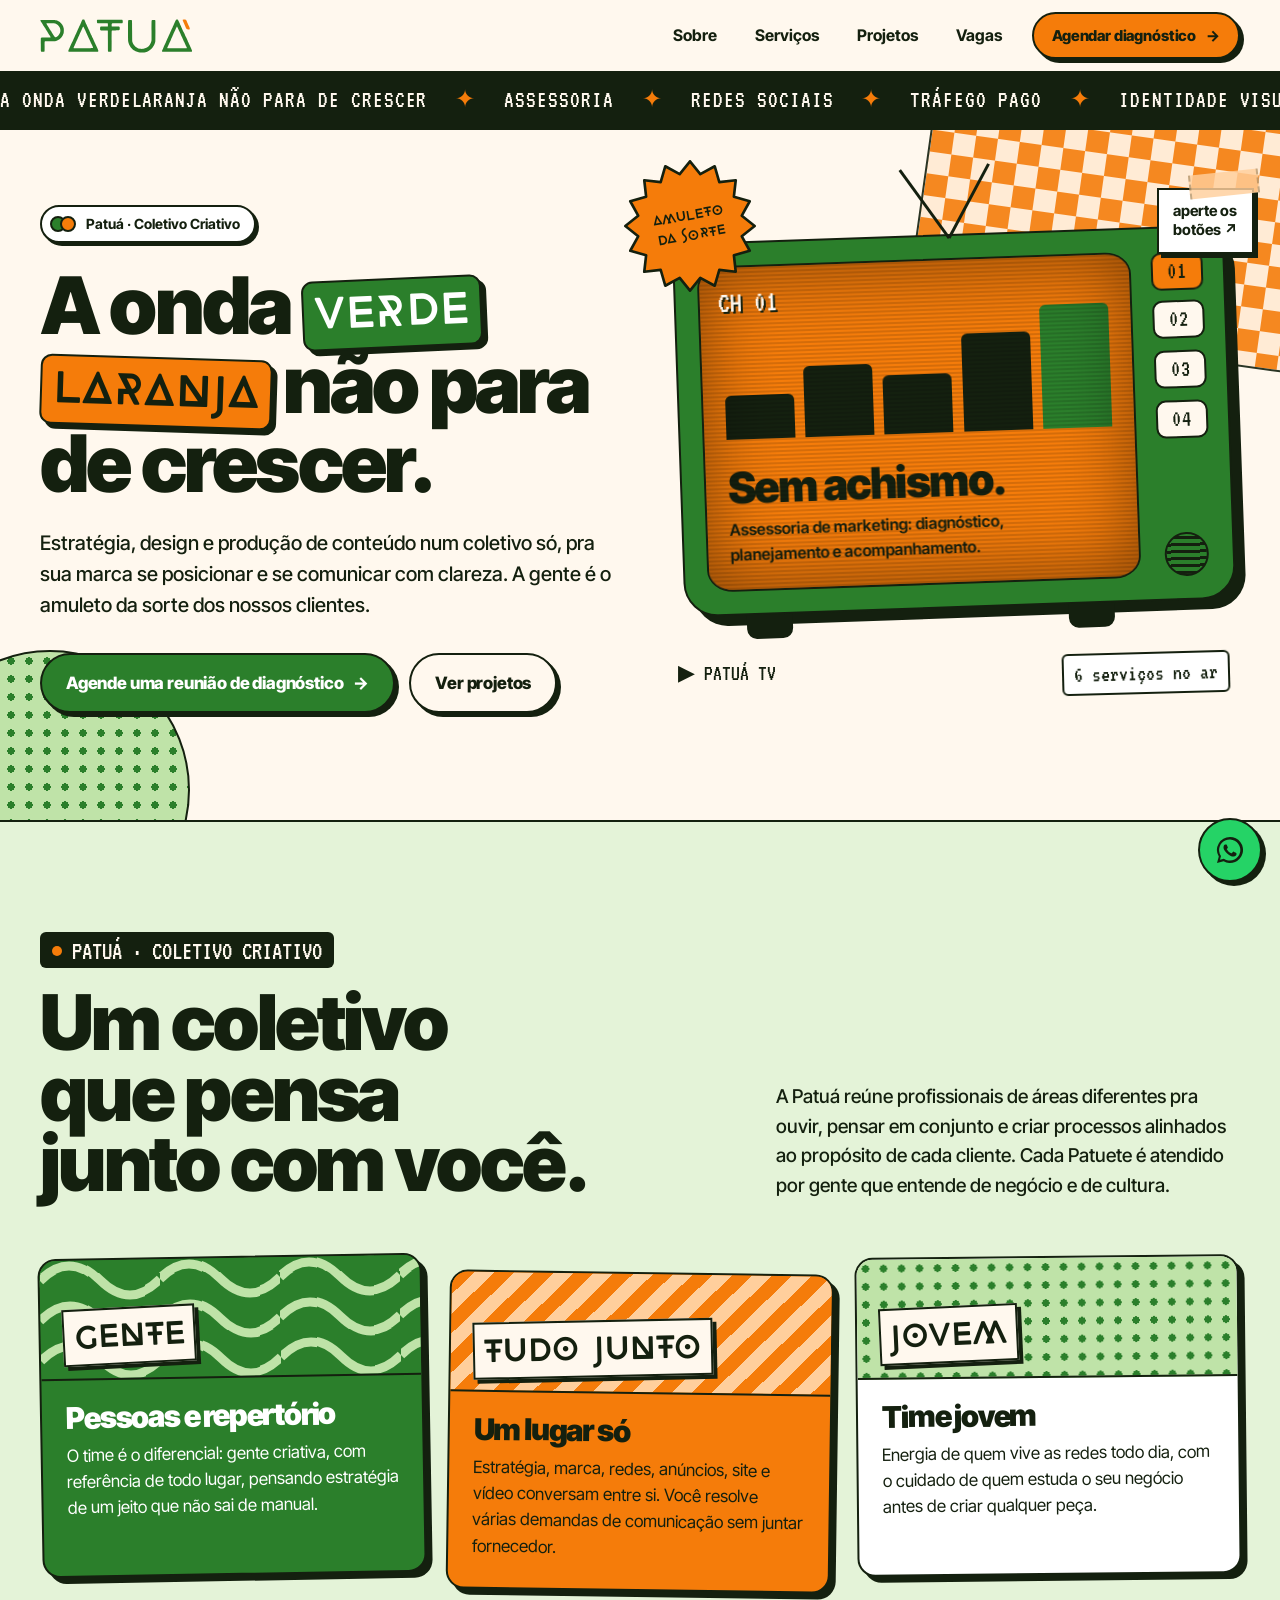
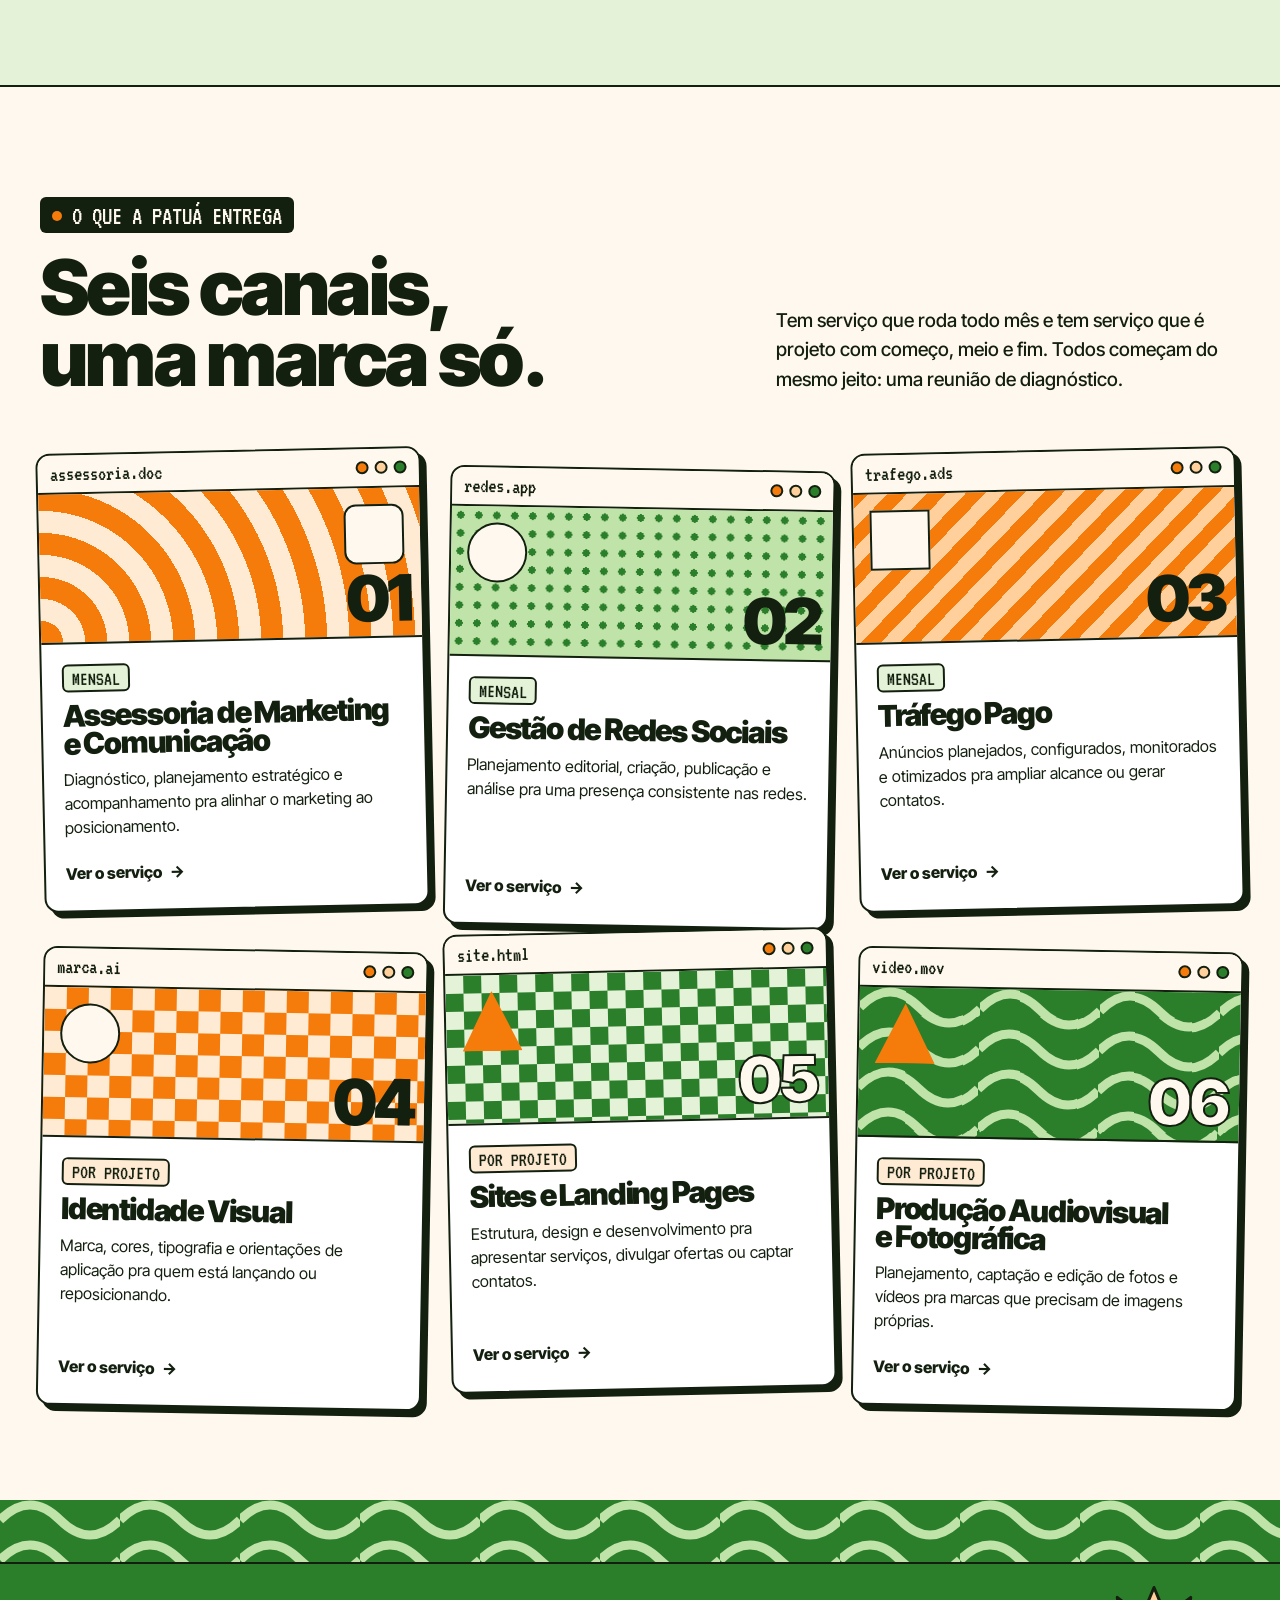
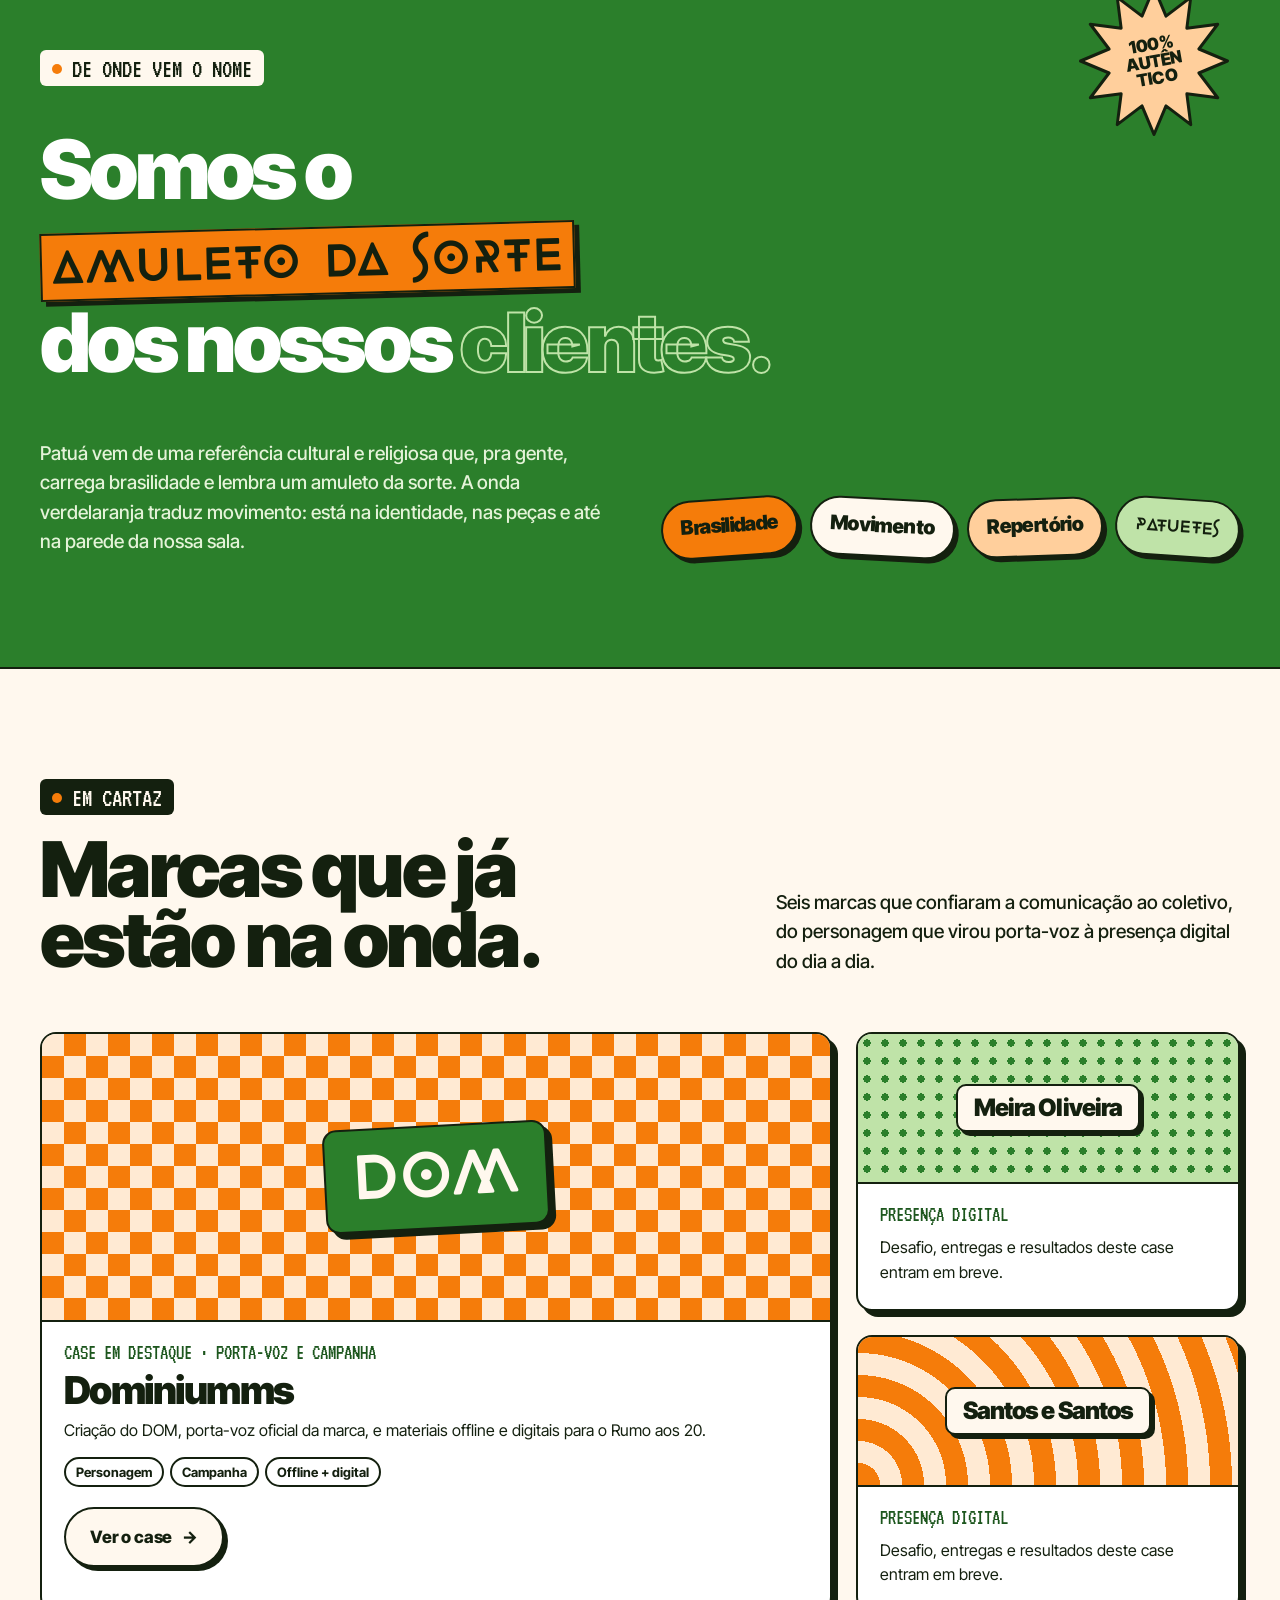
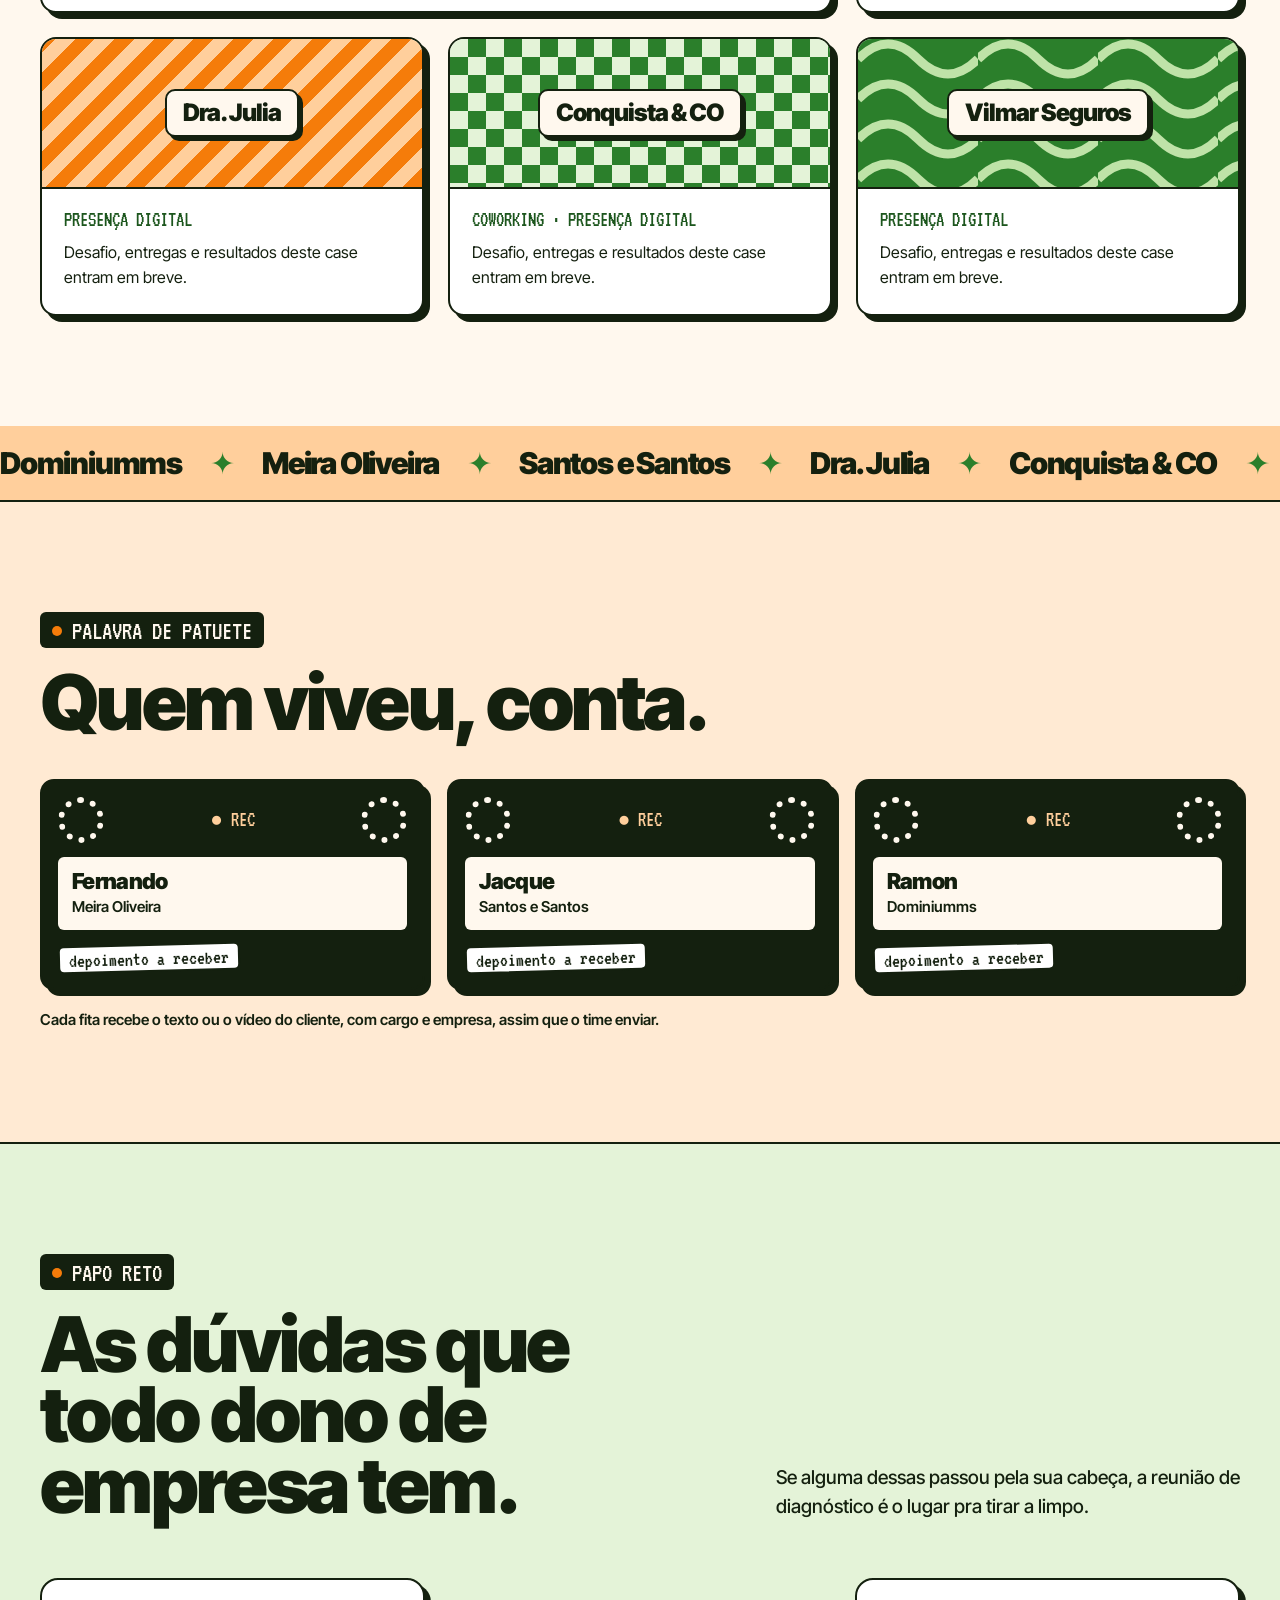
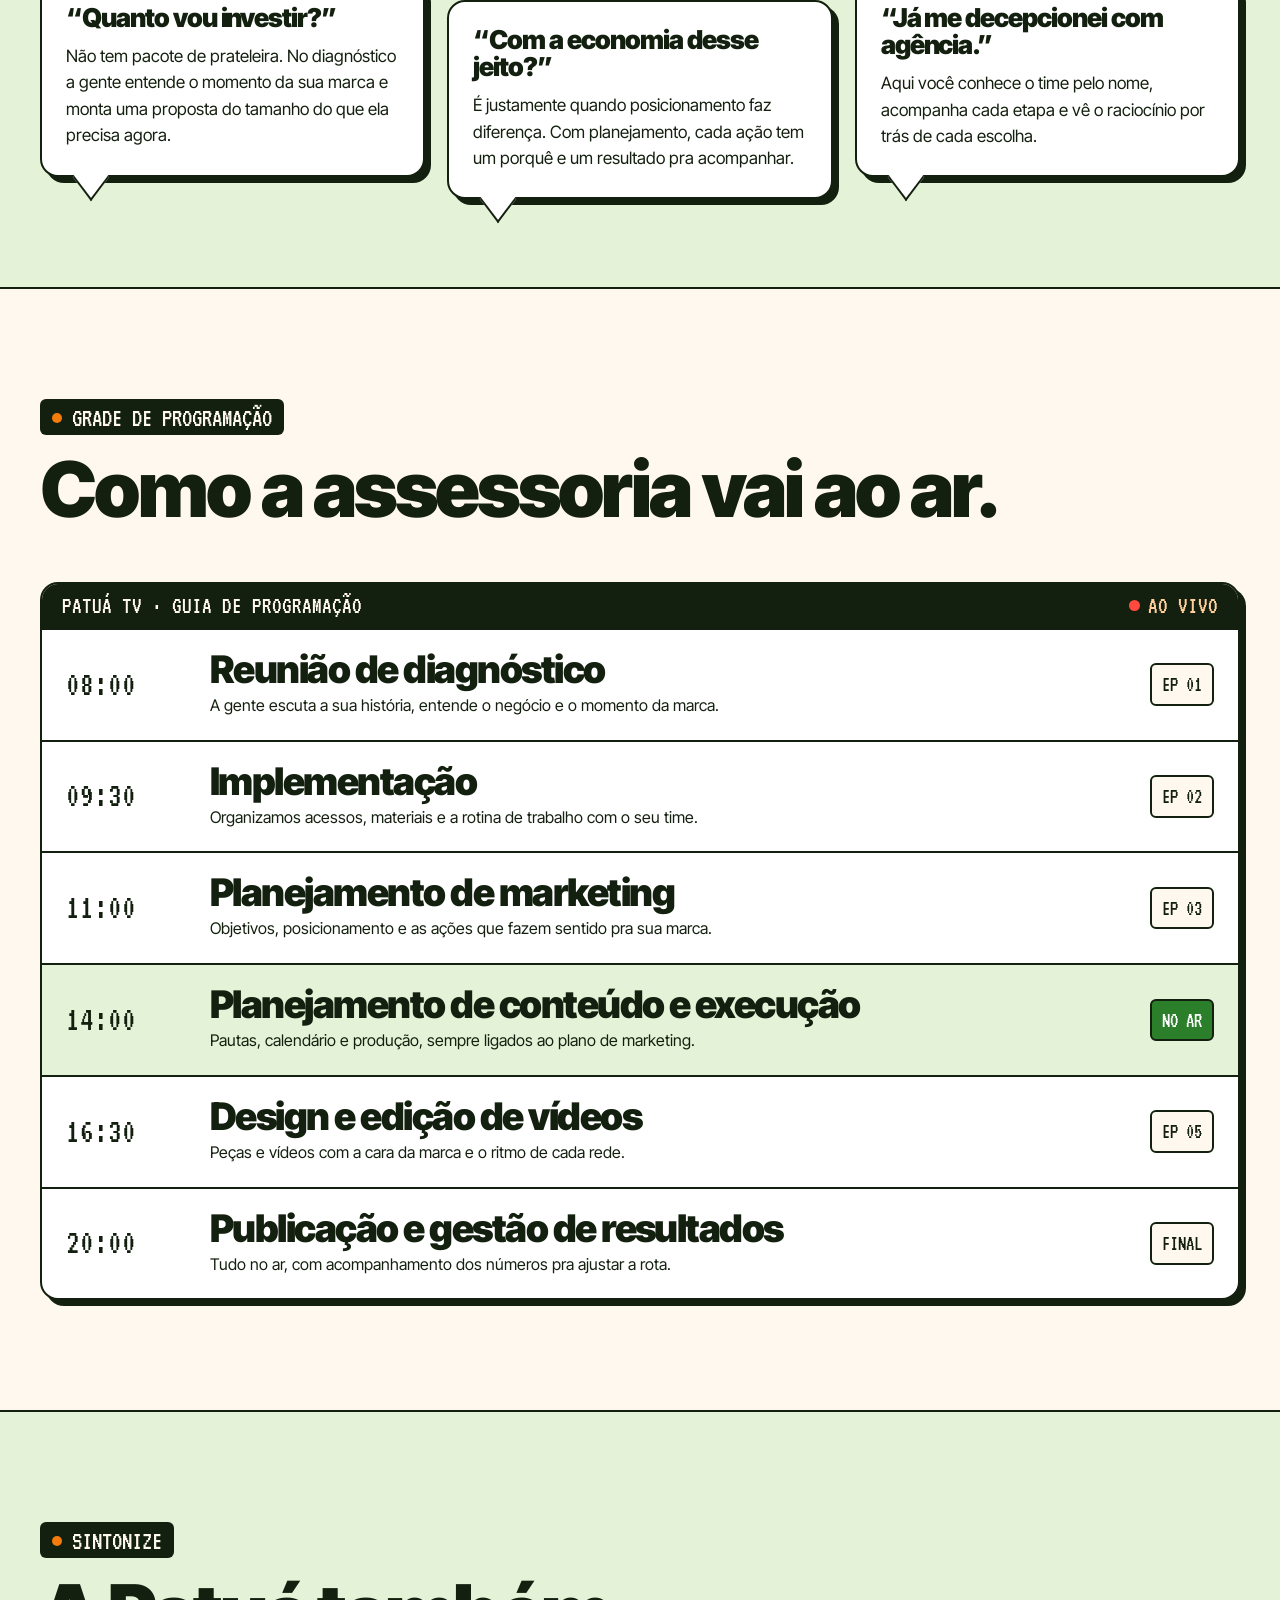
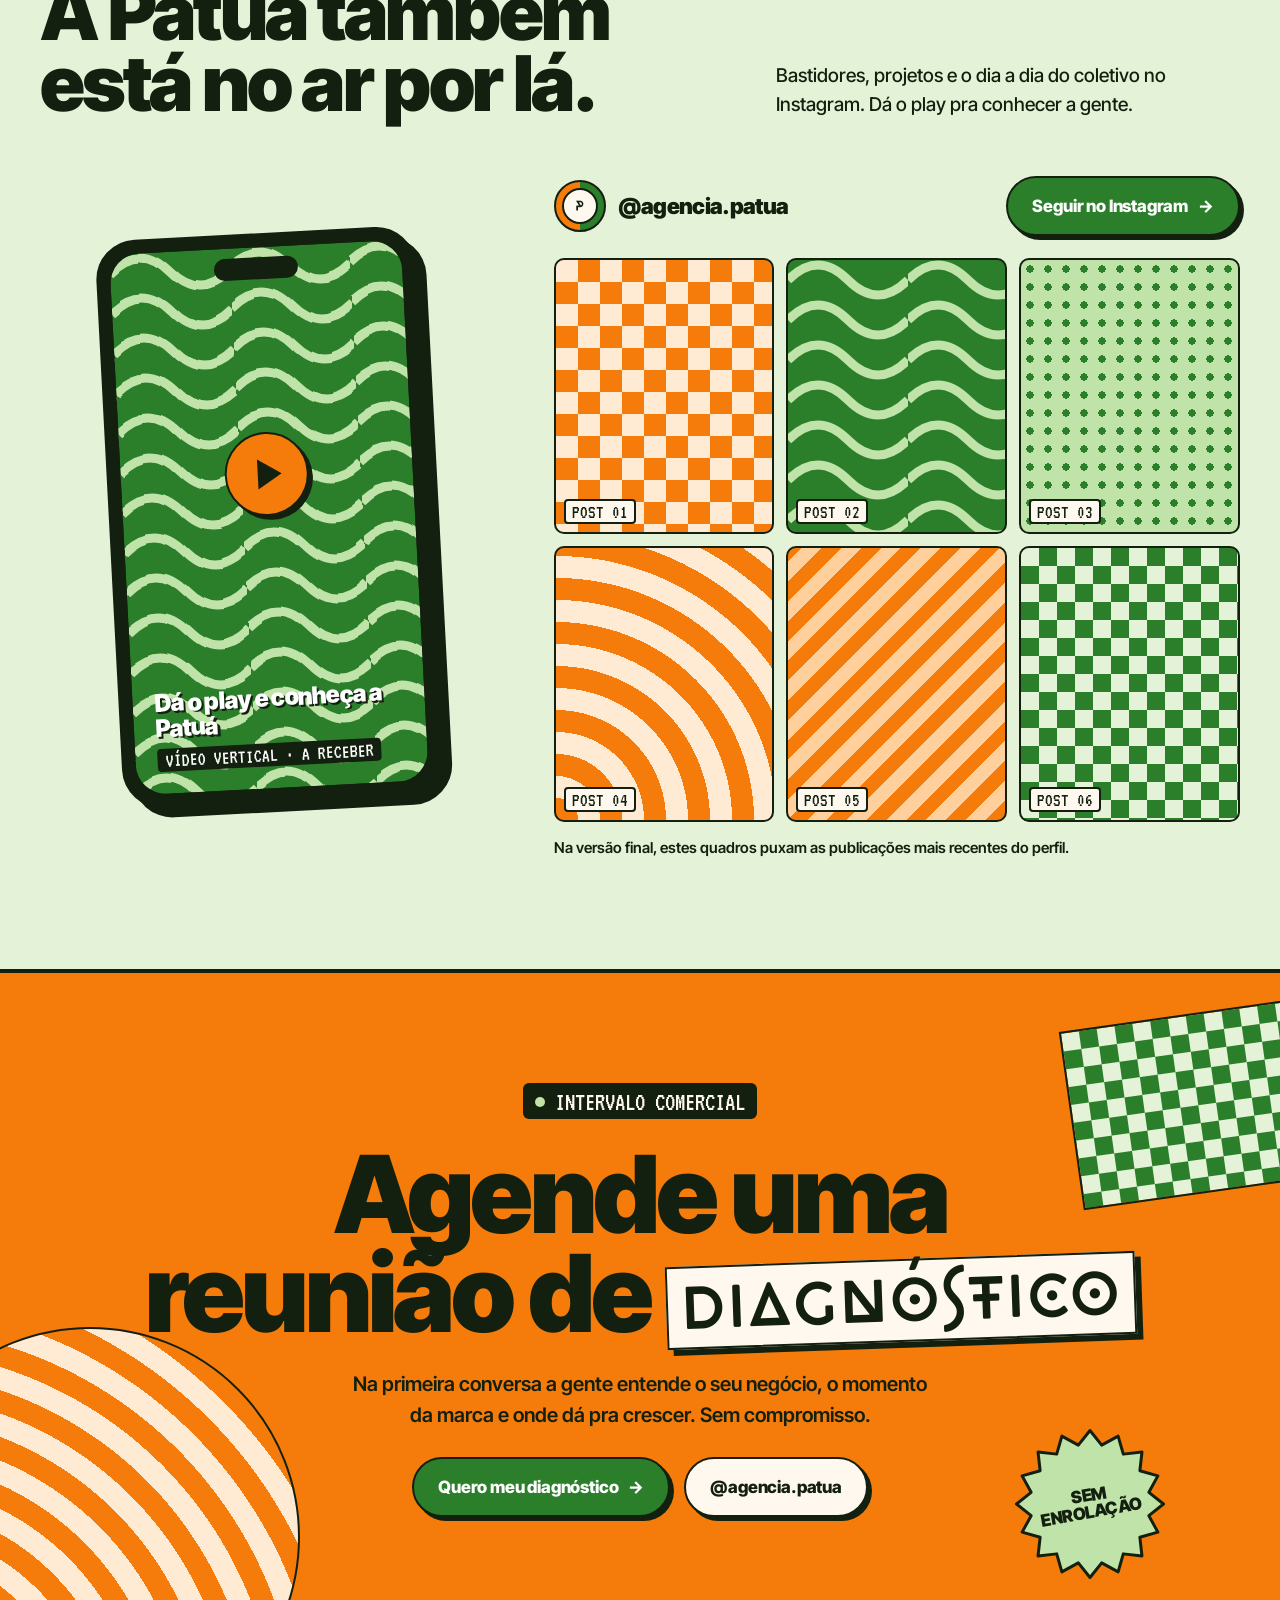
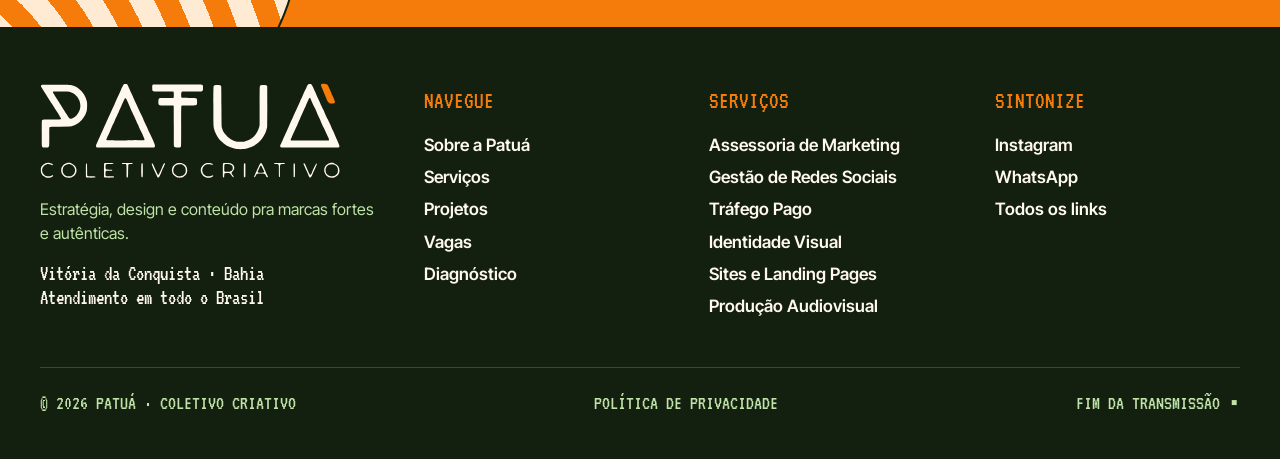
<file: index.html>
<!doctype html>
<html lang="pt-BR">
<head>
<meta charset="utf-8">
<meta name="viewport" content="width=device-width,initial-scale=1,viewport-fit=cover">
<title>Patuá Coletivo Criativo · Agência de marketing em Vitória da Conquista</title>
<meta name="description" content="Patuá, coletivo criativo de Vitória da Conquista. Assessoria de marketing, redes sociais, tráfego pago, identidade visual, sites e audiovisual. Agende uma reunião de diagnóstico.">
<meta property="og:title" content="Patuá Coletivo Criativo · Agência de marketing em Vitória da Conquista">
<meta property="og:description" content="Patuá, coletivo criativo de Vitória da Conquista. Assessoria de marketing, redes sociais, tráfego pago, identidade visual, sites e audiovisual. Agende uma reunião de diagnóstico.">
<meta property="og:locale" content="pt_BR">
<link rel="preconnect" href="https://fonts.googleapis.com">
<link rel="preconnect" href="https://fonts.gstatic.com" crossorigin>
<link rel="stylesheet" href="https://fonts.googleapis.com/css2?family=Inter+Tight:ital,wght@0,400;0,500;0,600;0,700;0,800;0,900;1,800;1,900&family=VT323&display=swap">
<link rel="preload" href="cocobiker-sub.woff2" as="font" type="font/woff2" crossorigin>
<link rel="stylesheet" href="patua.css">
<script type="application/ld+json">{"@context":"https://schema.org","@type":"ProfessionalService","name":"Patuá Coletivo Criativo","alternateName":"Agência Patuá","url":"https://agenciapatua.com.br/","description":"Agência de marketing e assessoria de comunicação em Vitória da Conquista.","areaServed":["Vitória da Conquista","Bahia","Brasil"],"address":{"@type":"PostalAddress","addressLocality":"Vitória da Conquista","addressRegion":"BA","addressCountry":"BR"},"sameAs":["https://www.instagram.com/agencia.patua/"]}</script>
</head>
<body>

<header>
  <div class="wrap nav">
    <a class="marca" href="index.html" aria-label="Patuá, início"><svg class="logo-w" viewBox="197 121 1715 382" role="img" aria-label="Patuá"><path fill-rule="evenodd" fill="currentColor" d="M1319 498C1304 496 1272 485 1257 475C1249 470 1243 465 1231 454C1220 444 1210 430 1201 412C1195 400 1193 394 1190 382C1186 364 1186 349 1186 242C1186 144 1187 140 1188 138C1192 133 1195 132 1208 132C1223 132 1227 133 1230 138C1231 141 1232 148 1232 255C1233 365 1233 369 1235 376C1239 392 1244 401 1253 412C1269 434 1295 451 1321 456C1331 457 1351 457 1361 456C1370 454 1384 449 1391 445C1401 440 1414 430 1420 424C1433 410 1443 390 1448 371L1450 360L1450 253C1450 192 1450 144 1451 142C1451 139 1453 137 1454 135C1457 133 1458 132 1471 132C1486 132 1490 133 1493 138C1494 140 1494 165 1494 256L1493 372L1490 385C1483 409 1475 424 1462 441C1447 460 1426 476 1406 485C1390 491 1372 497 1361 498C1350 499 1331 499 1319 498ZM212 488C206 484 206 486 206 408C206 354 206 337 207 335C208 334 210 332 212 331C215 329 220 329 264 329C297 329 313 329 314 328C316 327 316 326 316 324C315 320 304 302 265 241C258 231 250 217 246 212C243 206 238 199 236 196C234 193 229 185 225 178C221 172 215 163 212 158C209 153 205 147 203 144C201 139 201 138 202 136C202 134 204 133 206 132C207 131 237 131 285 131C370 131 368 131 387 137C398 141 405 144 416 153C442 172 458 199 464 228C466 240 465 269 463 279C460 288 455 301 452 307C440 328 429 340 416 349C404 357 387 365 376 368L366 370L309 371C256 371 253 372 251 373C249 375 249 376 249 427C249 464 249 479 248 482C247 484 245 486 243 488C240 490 239 490 228 490C217 490 215 490 212 488ZM520 489C517 488 515 482 516 477C517 472 525 455 556 386C566 366 570 357 577 340C579 336 583 327 586 320C589 314 595 300 600 290C604 281 610 267 613 261C616 254 622 242 625 234C629 225 635 212 639 203C643 194 650 179 655 168C665 144 673 129 676 127C679 126 690 126 693 128C696 130 697 133 706 154C710 164 716 176 719 182C722 188 728 201 732 211C736 221 743 235 746 242C750 249 755 260 757 266C760 272 767 287 773 300C779 312 786 327 788 333C791 339 796 349 799 356C805 368 817 395 817 396C817 396 819 401 822 407C828 419 835 435 842 450C844 455 847 463 849 467C854 480 854 486 848 489C845 490 524 490 520 489ZM973 489C967 488 962 486 961 482C960 481 960 436 960 367C960 278 960 254 959 252L957 250L919 249C882 249 880 248 877 246C872 243 872 241 872 227C872 216 873 214 875 211C878 206 881 206 920 206L957 206L959 204C960 202 960 199 960 187C960 174 959 173 958 171C956 170 947 170 901 170C842 170 842 170 838 164C837 162 837 160 837 149C836 136 837 133 842 130C844 129 866 129 982 129C1109 129 1119 129 1122 131C1126 133 1127 138 1127 150C1127 162 1126 166 1121 168C1118 170 1110 170 1063 170C1031 170 1008 170 1007 171C1003 172 1002 178 1002 191C1002 200 1003 202 1004 204C1006 205 1009 206 1045 206C1080 206 1085 207 1088 208C1092 211 1093 214 1093 229C1092 245 1092 246 1084 248C1081 249 1065 249 1043 249C1021 249 1007 249 1006 250C1005 251 1004 253 1003 255C1002 257 1002 296 1002 370C1002 456 1002 481 1001 483C998 489 988 491 973 489ZM1571 488C1568 486 1566 482 1568 478C1568 477 1572 469 1576 460C1580 452 1583 445 1583 444C1583 443 1592 423 1602 402C1607 391 1614 375 1617 368C1620 361 1626 348 1629 341C1633 334 1639 320 1643 310C1647 300 1653 289 1655 284C1657 280 1660 273 1662 268C1673 245 1676 237 1680 229C1682 224 1685 217 1687 213C1689 209 1694 199 1697 191C1700 183 1706 171 1709 164C1712 158 1717 148 1719 142C1726 128 1727 126 1737 126C1746 126 1747 128 1754 143C1757 149 1762 161 1766 170C1770 178 1774 189 1776 192C1778 196 1783 208 1788 218C1793 228 1798 241 1800 246C1803 250 1808 264 1814 274C1819 286 1825 300 1828 306C1831 312 1836 323 1840 330C1843 338 1850 351 1854 360C1857 369 1864 383 1867 390C1871 397 1876 409 1879 416C1882 423 1888 437 1893 448C1907 480 1908 482 1904 487L1901 490L1738 490C1578 490 1574 490 1571 488ZM792 447C793 446 793 444 792 441C791 437 781 413 774 400C767 385 757 364 757 361C756 360 752 352 748 343C744 334 738 321 735 314C727 296 725 292 717 276C714 268 708 255 705 248C697 230 689 213 687 210C684 208 682 207 680 209C680 210 677 215 675 220C673 225 669 234 666 239C664 244 659 255 656 262C646 284 641 296 636 306C633 312 628 323 624 332C621 341 616 352 613 357C607 370 604 378 597 394C588 415 587 417 581 428C578 435 576 441 575 443C574 449 566 449 684 449C784 449 791 448 792 447ZM1846 447C1847 445 1846 443 1843 434C1838 425 1830 406 1821 387C1819 382 1816 376 1815 374C1813 372 1811 367 1800 342C1799 338 1795 330 1793 325C1781 301 1779 295 1774 283C1771 276 1767 267 1765 263C1762 259 1756 245 1750 232C1744 218 1739 207 1738 207C1737 206 1736 206 1734 207C1733 209 1726 221 1719 238C1717 244 1713 253 1710 260C1707 266 1700 281 1695 293C1689 305 1683 320 1680 326C1677 331 1672 344 1668 353C1664 363 1658 376 1655 382C1650 392 1644 406 1635 426C1633 430 1631 436 1629 439C1627 444 1627 445 1628 447L1629 449L1737 449L1845 449L1846 447ZM382 322C400 313 413 298 422 276C435 242 419 200 385 180C368 170 367 170 316 169C284 169 272 169 271 170C268 173 270 177 281 194C287 204 297 219 302 227C307 236 315 248 319 254C323 260 329 270 333 277C337 283 342 291 344 294C347 298 351 305 354 310C365 328 367 328 382 322Z"/><path class="acento" fill="var(--laranja)" d="M1849 236C1845 234 1840 229 1837 223C1836 221 1833 214 1830 206C1823 190 1817 176 1812 164C1807 153 1800 136 1800 133C1800 127 1808 125 1823 126C1838 127 1840 129 1854 165C1859 177 1865 191 1867 195C1878 218 1881 228 1880 232C1878 237 1874 238 1863 238C1856 238 1852 237 1849 236Z"/></svg></a>
    <nav aria-label="Principal">
      <a class="l" href="sobre.html">Sobre</a><a class="l" href="servicos.html">Serviços</a><a class="l" href="projetos.html">Projetos</a><a class="l" href="vagas.html">Vagas</a>
      <a class="btn btn-l" href="diagnostico.html">Agendar diagnóstico <span class="seta">→</span></a>
      <button class="menu-btn" type="button" aria-expanded="false" aria-controls="gaveta"><i></i>MENU</button>
    </nav>
  </div>
  <div class="gaveta" id="gaveta"><div class="wrap"><a class="g" href="index.html" aria-current="page">Início</a><a class="g" href="sobre.html">Sobre</a><a class="g" href="servicos.html">Serviços</a><a class="g" href="projetos.html">Projetos</a><a class="g" href="vagas.html">Vagas</a><a class="btn btn-l" href="diagnostico.html">Agendar diagnóstico <span class="seta">→</span></a></div></div>
</header>
<div class="ticker" aria-hidden="true"><div class="trilho"><span>A ONDA VERDELARANJA NÃO PARA DE CRESCER <i>✦</i> ASSESSORIA <i>✦</i> REDES SOCIAIS <i>✦</i> TRÁFEGO PAGO <i>✦</i> IDENTIDADE VISUAL <i>✦</i> SITES <i>✦</i> AUDIOVISUAL <i>✦</i> <b>DE VITÓRIA DA CONQUISTA PRO BRASIL</b> <i>✦</i></span><span>A ONDA VERDELARANJA NÃO PARA DE CRESCER <i>✦</i> ASSESSORIA <i>✦</i> REDES SOCIAIS <i>✦</i> TRÁFEGO PAGO <i>✦</i> IDENTIDADE VISUAL <i>✦</i> SITES <i>✦</i> AUDIOVISUAL <i>✦</i> <b>DE VITÓRIA DA CONQUISTA PRO BRASIL</b> <i>✦</i></span></div></div>

<main id="inicio">

<!-- HERO -->
<section class="hero">
  <div class="bg-x p-xadrez" aria-hidden="true"></div>
  <div class="bg-o p-bolinha" aria-hidden="true"></div>
  <div class="wrap grid">
    <div class="intro">
      <div class="selo-topo"><span class="bol"><i style="background:var(--verde)"></i><i style="background:var(--laranja)"></i></span>Patuá · Coletivo Criativo</div>
      <h1>A onda <span class="tag v coco">verde</span><span class="tag l coco">laranja</span> não para de crescer.</h1>
      <p class="lead">Estratégia, design e produção de conteúdo num coletivo só, pra sua marca se posicionar e se comunicar com clareza. A gente é o amuleto da sorte dos nossos clientes.</p>
      <div class="ctas">
        <a class="btn btn-v" href="diagnostico.html">Agende uma reunião de diagnóstico <span class="seta">→</span></a>
        <a class="btn btn-c" href="projetos.html">Ver projetos</a>
      </div>
    </div>

    <div class="tv-area">
      <div class="burst gira " aria-hidden="true" style=""><svg viewBox="0 0 200 200"><polygon points="100.0,2.0 115.6,21.5 137.5,9.5 144.4,33.5 169.3,30.7 166.5,55.6 190.5,62.5 178.5,84.4 198.0,100.0 178.5,115.6 190.5,137.5 166.5,144.4 169.3,169.3 144.4,166.5 137.5,190.5 115.6,178.5 100.0,198.0 84.4,178.5 62.5,190.5 55.6,166.5 30.7,169.3 33.5,144.4 9.5,137.5 21.5,115.6 2.0,100.0 21.5,84.4 9.5,62.5 33.5,55.6 30.7,30.7 55.6,33.5 62.5,9.5 84.4,21.5" fill="var(--laranja)"/></svg><span class="coco" style="font-size:1.15em">amuleto<br>da sorte</span></div>
      <div class="nota" style="right:-14px;top:-6px;transform:rotate(5deg)"><span class="fita" style="left:30px;top:-18px;transform:rotate(-6deg);width:70px;height:24px"></span>aperte os<br>botões ↗</div>
      <div class="tv" id="tv">
        <div class="ant" aria-hidden="true"></div>
        <div class="tela" role="region" aria-label="TV Patuá" aria-live="polite">
          <div class="canais" style="position:absolute;inset:0">
            <div class="canal c0 on barras" data-c="0"><div class="rodape"></div></div>
            <div class="canal c4" data-c="1"><div class="graf" aria-hidden="true"><i style="height:30%"></i><i style="height:48%;animation-delay:.08s"></i><i style="height:40%;animation-delay:.16s"></i><i style="height:66%;animation-delay:.24s"></i><i style="height:84%;animation-delay:.32s;background:var(--verde)"></i></div><h3>Sem achismo.</h3><p>Assessoria de marketing: diagnóstico, planejamento e acompanhamento.</p></div>
            <div class="canal c1" data-c="2"><div class="xd p-xadrez"></div><h3>Marca é o que fica.</h3><p>Identidade visual: marca, cores, tipografia e aplicação.</p></div>
            <div class="canal c3" data-c="3"><div class="mira"></div><div class="rec"><i></i>REC</div><div class="tc" id="tc">00:00:00:00</div><h3>Gravando.</h3><p>Audiovisual e redes: fotos, vídeos e conteúdo com cara de marca.</p></div>
            <div class="canal c2" data-c="4">
              <svg class="shapes" viewBox="0 0 400 300" preserveAspectRatio="xMidYMid slice" aria-hidden="true"><circle cx="320" cy="70" r="56" fill="#F57C0A" stroke="#14200F" stroke-width="5"/><rect x="40" y="30" width="110" height="110" fill="#BFE3A8" stroke="#14200F" stroke-width="5" transform="rotate(-10 95 85)"/><polygon points="200,30 260,140 140,140" fill="#FFCF9C" stroke="#14200F" stroke-width="5"/></svg>
              <h3>No ar, todo dia.</h3><p>Sites, landing pages e tráfego pago pra marca ser encontrada.</p></div>
          </div>
          <div class="osd" id="osd">CH 00</div>
          <canvas class="ruido" id="ruido" width="160" height="120"></canvas>
          <div class="scan"></div>
        </div>
        <div class="painel">
          <button class="botao-canal" type="button" data-c="1" aria-pressed="false" aria-label="Canal 1, estratégia">01</button>
          <button class="botao-canal" type="button" data-c="2" aria-pressed="false" aria-label="Canal 2, marca">02</button>
          <button class="botao-canal" type="button" data-c="3" aria-pressed="false" aria-label="Canal 3, conteúdo">03</button>
          <button class="botao-canal" type="button" data-c="4" aria-pressed="false" aria-label="Canal 4, digital">04</button>
          <div class="grade" aria-hidden="true"></div>
        </div>
        <div class="pe a"></div><div class="pe b"></div>
      </div>
      <div class="tv-legenda"><span>▶ PATUÁ TV</span><span class="dica">6 serviços no ar</span></div>
    </div>
  </div>
</section>

<!-- COLETIVO / DIFERENCIAIS -->
<section class="sec servicos" id="coletivo">
  <div class="wrap">
    <div class="sec-head rv">
      <div><div class="kicker"><i></i>PATUÁ · COLETIVO CRIATIVO</div><h2 class="big">Um coletivo que pensa junto com você.</h2></div>
      <p>A Patuá reúne profissionais de áreas diferentes pra ouvir, pensar em conjunto e criar processos alinhados ao propósito de cada cliente. Cada Patuete é atendido por gente que entende de negócio e de cultura.</p>
    </div>
    <div class="dif rv">
      <article><div class="topo-d p-onda"><span class="palavra">gente</span></div><div class="corpo"><h3>Pessoas e repertório</h3><p>O time é o diferencial: gente criativa, com referência de todo lugar, pensando estratégia de um jeito que não sai de manual.</p></div></article>
      <article><div class="topo-d p-listra"><span class="palavra">tudo junto</span></div><div class="corpo"><h3>Um lugar só</h3><p>Estratégia, marca, redes, anúncios, site e vídeo conversam entre si. Você resolve várias demandas de comunicação sem juntar fornecedor.</p></div></article>
      <article><div class="topo-d p-bolinha"><span class="palavra">jovem</span></div><div class="corpo"><h3>Time jovem</h3><p>Energia de quem vive as redes todo dia, com o cuidado de quem estuda o seu negócio antes de criar qualquer peça.</p></div></article>
    </div>
  </div>
</section>

<!-- SERVIÇOS -->
<section class="sec creme" id="servicos">
  <div class="wrap">
    <div class="sec-head rv">
      <div><div class="kicker"><i></i>O QUE A PATUÁ ENTREGA</div><h2 class="big">Seis canais, uma marca só.</h2></div>
      <p>Tem serviço que roda todo mês e tem serviço que é projeto com começo, meio e fim. Todos começam do mesmo jeito: uma reunião de diagnóstico.</p>
    </div>
    <div class="janelas j3 rv">
      <a class="jan" href="servico-assessoria-de-marketing.html">
        <div class="barra-jan"><span>assessoria.doc</span><span class="bt"><i></i><i></i><i></i></span></div>
        <div class="arte p-arco"><div class="forma" style="border-radius:12px;right:16px;left:auto"></div><div class="num">01</div></div>
        <div class="corpo"><span class="tipo">MENSAL</span><h3>Assessoria de Marketing e Comunicação</h3><p>Diagnóstico, planejamento estratégico e acompanhamento pra alinhar o marketing ao posicionamento.</p><span class="mais">Ver o serviço <span class="seta">→</span></span></div>
      </a>
      <a class="jan" href="servico-gestao-de-redes-sociais.html">
        <div class="barra-jan"><span>redes.app</span><span class="bt"><i></i><i></i><i></i></span></div>
        <div class="arte p-bolinha"><div class="forma" style="border-radius:50%"></div><div class="num">02</div></div>
        <div class="corpo"><span class="tipo">MENSAL</span><h3>Gestão de Redes Sociais</h3><p>Planejamento editorial, criação, publicação e análise pra uma presença consistente nas redes.</p><span class="mais">Ver o serviço <span class="seta">→</span></span></div>
      </a>
      <a class="jan" href="servico-trafego-pago.html">
        <div class="barra-jan"><span>trafego.ads</span><span class="bt"><i></i><i></i><i></i></span></div>
        <div class="arte p-listra"><div class="forma" ></div><div class="num">03</div></div>
        <div class="corpo"><span class="tipo">MENSAL</span><h3>Tráfego Pago</h3><p>Anúncios planejados, configurados, monitorados e otimizados pra ampliar alcance ou gerar contatos.</p><span class="mais">Ver o serviço <span class="seta">→</span></span></div>
      </a>
      <a class="jan" href="servico-identidade-visual.html">
        <div class="barra-jan"><span>marca.ai</span><span class="bt"><i></i><i></i><i></i></span></div>
        <div class="arte p-xadrez"><div class="forma" style="border-radius:50%"></div><div class="num">04</div></div>
        <div class="corpo"><span class="tipo p">POR PROJETO</span><h3>Identidade Visual</h3><p>Marca, cores, tipografia e orientações de aplicação pra quem está lançando ou reposicionando.</p><span class="mais">Ver o serviço <span class="seta">→</span></span></div>
      </a>
      <a class="jan" href="servico-sites-e-landing-pages.html">
        <div class="barra-jan"><span>site.html</span><span class="bt"><i></i><i></i><i></i></span></div>
        <div class="arte p-xadrez-v"><div class="forma" style="clip-path:polygon(50% 0,100% 100%,0 100%);border:0;background:var(--laranja)"></div><div class="num" style="color:var(--creme);-webkit-text-stroke:2px var(--tinta)">05</div></div>
        <div class="corpo"><span class="tipo p">POR PROJETO</span><h3>Sites e Landing Pages</h3><p>Estrutura, design e desenvolvimento pra apresentar serviços, divulgar ofertas ou captar contatos.</p><span class="mais">Ver o serviço <span class="seta">→</span></span></div>
      </a>
      <a class="jan" href="servico-producao-audiovisual.html">
        <div class="barra-jan"><span>video.mov</span><span class="bt"><i></i><i></i><i></i></span></div>
        <div class="arte p-onda"><div class="forma" style="clip-path:polygon(50% 0,100% 100%,0 100%);border:0;background:var(--laranja)"></div><div class="num" style="color:var(--creme);-webkit-text-stroke:2px var(--tinta)">06</div></div>
        <div class="corpo"><span class="tipo p">POR PROJETO</span><h3>Produção Audiovisual e Fotográfica</h3><p>Planejamento, captação e edição de fotos e vídeos pra marcas que precisam de imagens próprias.</p><span class="mais">Ver o serviço <span class="seta">→</span></span></div>
      </a>
    </div>
  </div>
</section>

<!-- MANIFESTO -->
<section class="sec manifesto" id="manifesto">
  <div class="onda p-onda" aria-hidden="true"></div>
  <div class="burst gira" aria-hidden="true"><svg viewBox="0 0 200 200"><polygon points="100.0,2.0 116.0,40.1 149.0,15.1 143.8,56.2 184.9,51.0 159.9,84.0 198.0,100.0 159.9,116.0 184.9,149.0 143.8,143.8 149.0,184.9 116.0,159.9 100.0,198.0 84.0,159.9 51.0,184.9 56.2,143.8 15.1,149.0 40.1,116.0 2.0,100.0 40.1,84.0 15.1,51.0 56.2,56.2 51.0,15.1 84.0,40.1" fill="var(--laranja-claro)"/></svg><span style="color:var(--tinta)">100%<br>AUTÊN<br>TICO</span></div>
  <div class="wrap" style="padding-top:40px">
    <div class="rv"><div class="kicker" style="background:var(--creme);color:var(--tinta)"><i></i>DE ONDE VEM O NOME</div></div>
    <div class="frases">
      <div class="frase rv">Somos o</div>
      <div class="frase rv"><span class="hl coco">amuleto da sorte</span></div>
      <div class="frase rv">dos nossos <span class="out">clientes.</span></div>
    </div>
    <div class="rodape-m rv">
      <p>Patuá vem de uma referência cultural e religiosa que, pra gente, carrega brasilidade e lembra um amuleto da sorte. A onda verdelaranja traduz movimento: está na identidade, nas peças e até na parede da nossa sala.</p>
      <div class="formatos" aria-label="O que a onda carrega"><span class="formato">Brasilidade</span><span class="formato">Movimento</span><span class="formato">Repertório</span><span class="formato coco">patuetes</span></div>
    </div>
  </div>
</section>

<!-- PROJETOS -->
<section class="sec creme" id="projetos">
  <div class="wrap">
    <div class="sec-head rv">
      <div><div class="kicker"><i></i>EM CARTAZ</div><h2 class="big">Marcas que já estão na onda.</h2></div>
      <p>Seis marcas que confiaram a comunicação ao coletivo, do personagem que virou porta-voz à presença digital do dia a dia.</p>
    </div>
    <div class="cases home-cases rv">
      <article class="case destaque grande">
        <div class="capa p-xadrez"><span class="dom coco">dom</span></div>
        <div class="corpo"><div class="seg">CASE EM DESTAQUE · PORTA-VOZ E CAMPANHA</div><h3>Dominiumms</h3><p>Criação do DOM, porta-voz oficial da marca, e materiais offline e digitais para o Rumo aos 20.</p><ul><li>Personagem</li><li>Campanha</li><li>Offline + digital</li></ul><a class="btn btn-c" href="projetos.html" style="align-self:flex-start;margin-top:10px">Ver o case <span class="seta">→</span></a></div>
      </article>
      <article class="case">
        <div class="capa p-bolinha"><span class="nome-cli">Meira Oliveira</span></div>
        <div class="corpo"><div class="seg">PRESENÇA DIGITAL</div><p>Desafio, entregas e resultados deste case entram em breve.</p></div>
      </article>
      <article class="case">
        <div class="capa p-arco"><span class="nome-cli">Santos e Santos</span></div>
        <div class="corpo"><div class="seg">PRESENÇA DIGITAL</div><p>Desafio, entregas e resultados deste case entram em breve.</p></div>
      </article>
      <article class="case">
        <div class="capa p-listra"><span class="nome-cli">Dra. Julia</span></div>
        <div class="corpo"><div class="seg">PRESENÇA DIGITAL</div><p>Desafio, entregas e resultados deste case entram em breve.</p></div>
      </article>
      <article class="case">
        <div class="capa p-xadrez-v"><span class="nome-cli">Conquista & CO</span></div>
        <div class="corpo"><div class="seg">COWORKING · PRESENÇA DIGITAL</div><p>Desafio, entregas e resultados deste case entram em breve.</p></div>
      </article>
      <article class="case">
        <div class="capa p-onda"><span class="nome-cli">Vilmar Seguros</span></div>
        <div class="corpo"><div class="seg">PRESENÇA DIGITAL</div><p>Desafio, entregas e resultados deste case entram em breve.</p></div>
      </article>
    </div>
  </div>
</section>
<div class="ticker claro" aria-label="Marcas atendidas"><div class="trilho"><span>Dominiumms <i>✦</i> Meira Oliveira <i>✦</i> Santos e Santos <i>✦</i> Dra. Julia <i>✦</i> Conquista & CO <i>✦</i> Vilmar Seguros <i>✦</i> </span><span aria-hidden="true">Dominiumms <i>✦</i> Meira Oliveira <i>✦</i> Santos e Santos <i>✦</i> Dra. Julia <i>✦</i> Conquista & CO <i>✦</i> Vilmar Seguros <i>✦</i> </span></div></div>

<!-- DEPOIMENTOS -->
<section class="sec laranjinha" id="depoimentos" style="border-top:0">
  <div class="wrap">
    <div class="rv"><div class="kicker"><i></i>PALAVRA DE PATUETE</div><h2 class="big">Quem viveu, conta.</h2></div>
    <div class="depos rv">
      <article class="fita-vhs"><div class="rolos"><i></i><span>● REC</span><i></i></div><div class="rot"><b>Fernando</b><span>Meira Oliveira</span></div><span class="aguarda" style="justify-self:start">depoimento a receber</span></article>
      <article class="fita-vhs"><div class="rolos"><i></i><span>● REC</span><i></i></div><div class="rot"><b>Jacque</b><span>Santos e Santos</span></div><span class="aguarda" style="justify-self:start">depoimento a receber</span></article>
      <article class="fita-vhs"><div class="rolos"><i></i><span>● REC</span><i></i></div><div class="rot"><b>Ramon</b><span>Dominiumms</span></div><span class="aguarda" style="justify-self:start">depoimento a receber</span></article>
    </div>
    <p class="depos-nota rv">Cada fita recebe o texto ou o vídeo do cliente, com cargo e empresa, assim que o time enviar.</p>
  </div>
</section>

<!-- PAPO RETO -->
<section class="sec servicos" id="papo-reto" style="border-top:0">
  <div class="wrap">
    <div class="sec-head rv">
      <div><div class="kicker"><i></i>PAPO RETO</div><h2 class="big">As dúvidas que todo dono de empresa tem.</h2></div>
      <p>Se alguma dessas passou pela sua cabeça, a reunião de diagnóstico é o lugar pra tirar a limpo.</p>
    </div>
    <div class="papo rv">
      <div class="balao"><div class="q">“Quanto vou investir?”</div><p>Não tem pacote de prateleira. No diagnóstico a gente entende o momento da sua marca e monta uma proposta do tamanho do que ela precisa agora.</p></div>
      <div class="balao"><div class="q">“Com a economia desse jeito?”</div><p>É justamente quando posicionamento faz diferença. Com planejamento, cada ação tem um porquê e um resultado pra acompanhar.</p></div>
      <div class="balao"><div class="q">“Já me decepcionei com agência.”</div><p>Aqui você conhece o time pelo nome, acompanha cada etapa e vê o raciocínio por trás de cada escolha.</p></div>
    </div>
  </div>
</section>

<!-- PROCESSO -->
<section class="sec grade-sec" id="processo">
  <div class="wrap">
    <div class="rv"><div class="kicker"><i></i>GRADE DE PROGRAMAÇÃO</div><h2 class="big">Como a assessoria vai ao ar.</h2></div>
    <div class="guia rv">
      <div class="guia-topo"><span>PATUÁ TV · GUIA DE PROGRAMAÇÃO</span><span class="ao-vivo"><i></i>AO VIVO</span></div>
      <div class="prog"><div class="hora">08:00</div><div><h3>Reunião de diagnóstico</h3><p>A gente escuta a sua história, entende o negócio e o momento da marca.</p></div><span class="chip">EP 01</span></div>
      <div class="prog"><div class="hora">09:30</div><div><h3>Implementação</h3><p>Organizamos acessos, materiais e a rotina de trabalho com o seu time.</p></div><span class="chip">EP 02</span></div>
      <div class="prog"><div class="hora">11:00</div><div><h3>Planejamento de marketing</h3><p>Objetivos, posicionamento e as ações que fazem sentido pra sua marca.</p></div><span class="chip">EP 03</span></div>
      <div class="prog agora"><div class="hora">14:00</div><div><h3>Planejamento de conteúdo e execução</h3><p>Pautas, calendário e produção, sempre ligados ao plano de marketing.</p></div><span class="chip">NO AR</span></div>
      <div class="prog"><div class="hora">16:30</div><div><h3>Design e edição de vídeos</h3><p>Peças e vídeos com a cara da marca e o ritmo de cada rede.</p></div><span class="chip">EP 05</span></div>
      <div class="prog"><div class="hora">20:00</div><div><h3>Publicação e gestão de resultados</h3><p>Tudo no ar, com acompanhamento dos números pra ajustar a rota.</p></div><span class="chip">FINAL</span></div>
    </div>
  </div>
</section>

<!-- VÍDEO + INSTAGRAM -->
<section class="sec servicos" id="no-ar">
  <div class="wrap">
    <div class="sec-head rv">
      <div><div class="kicker"><i></i>SINTONIZE</div><h2 class="big">A Patuá também está no ar por lá.</h2></div>
      <p>Bastidores, projetos e o dia a dia do coletivo no Instagram. Dá o play pra conhecer a gente.</p>
    </div>
    <div class="no-ar rv">
      <div class="fone"><a class="tela-f p-onda" href="https://www.instagram.com/agencia.patua/" target="_blank" rel="noopener"><span class="play" aria-hidden="true"></span><span class="leg">Dá o play e conheça a Patuá<small>VÍDEO VERTICAL · A RECEBER</small></span></a></div>
      <div>
        <div class="insta-topo"><span class="user"><span class="av"><b>p</b></span>@agencia.patua</span><a class="btn btn-v" href="https://www.instagram.com/agencia.patua/" target="_blank" rel="noopener">Seguir no Instagram <span class="seta">→</span></a></div>
        <div class="insta"><a class="p-xadrez" href="https://www.instagram.com/agencia.patua/" target="_blank" rel="noopener" aria-label="Post 1 no Instagram da Patuá"><span>POST 01</span></a><a class="p-onda" href="https://www.instagram.com/agencia.patua/" target="_blank" rel="noopener" aria-label="Post 2 no Instagram da Patuá"><span>POST 02</span></a><a class="p-bolinha" href="https://www.instagram.com/agencia.patua/" target="_blank" rel="noopener" aria-label="Post 3 no Instagram da Patuá"><span>POST 03</span></a><a class="p-arco" href="https://www.instagram.com/agencia.patua/" target="_blank" rel="noopener" aria-label="Post 4 no Instagram da Patuá"><span>POST 04</span></a><a class="p-listra" href="https://www.instagram.com/agencia.patua/" target="_blank" rel="noopener" aria-label="Post 5 no Instagram da Patuá"><span>POST 05</span></a><a class="p-xadrez-v" href="https://www.instagram.com/agencia.patua/" target="_blank" rel="noopener" aria-label="Post 6 no Instagram da Patuá"><span>POST 06</span></a></div>
        <p class="insta-nota">Na versão final, estes quadros puxam as publicações mais recentes do perfil.</p>
      </div>
    </div>
  </div>
</section>

<!-- CTA -->
<section class="sec cta" id="contato">
  <div class="arcos p-arco" style="background-color:var(--laranja-cl2)" aria-hidden="true"></div>
  <div class="quad p-xadrez-v" aria-hidden="true"></div>
  <div class="burst gira" aria-hidden="true"><svg viewBox="0 0 200 200"><polygon points="100.0,2.0 115.6,21.5 137.5,9.5 144.4,33.5 169.3,30.7 166.5,55.6 190.5,62.5 178.5,84.4 198.0,100.0 178.5,115.6 190.5,137.5 166.5,144.4 169.3,169.3 144.4,166.5 137.5,190.5 115.6,178.5 100.0,198.0 84.4,178.5 62.5,190.5 55.6,166.5 30.7,169.3 33.5,144.4 9.5,137.5 21.5,115.6 2.0,100.0 21.5,84.4 9.5,62.5 33.5,55.6 30.7,30.7 55.6,33.5 62.5,9.5 84.4,21.5" fill="var(--verde-claro)"/></svg><span>SEM<br>ENROLAÇÃO</span></div>
  <div class="wrap in rv">
    <div class="kicker"><i style="background:var(--verde-claro)"></i>INTERVALO COMERCIAL</div>
    <h2>Agende uma reunião de <span class="coco">diagnóstico</span></h2>
    <p>Na primeira conversa a gente entende o seu negócio, o momento da marca e onde dá pra crescer. Sem compromisso.</p>
    <div class="ctas">
      <a class="btn btn-v" href="diagnostico.html">Quero meu diagnóstico <span class="seta">→</span></a>
      <a class="btn btn-c" href="https://www.instagram.com/agencia.patua/" target="_blank" rel="noopener">@agencia.patua</a>
    </div>
  </div>
</section>

</main>

<footer>
  <div class="wrap">
    <div class="foot">
      <div><a class="marca" href="index.html" style="background:none;padding:0" aria-label="Patuá, voltar ao início"><svg class="logo-f" viewBox="196 121 1713 544" role="img" aria-label="Patuá, Coletivo Criativo"><path fill-rule="evenodd" fill="currentColor" d="M1319 498C1304 496 1272 485 1257 475C1249 470 1243 465 1231 454C1220 444 1210 430 1201 412C1195 400 1193 394 1190 382C1186 364 1186 349 1186 242C1186 144 1187 140 1188 138C1192 133 1195 132 1208 132C1223 132 1227 133 1230 138C1231 141 1232 148 1232 255C1233 365 1233 369 1235 376C1239 392 1244 401 1253 412C1269 434 1295 451 1321 456C1331 457 1351 457 1361 456C1370 454 1384 449 1391 445C1401 440 1414 430 1420 424C1433 410 1443 390 1448 371L1450 360L1450 253C1450 192 1450 144 1451 142C1451 139 1453 137 1454 135C1457 133 1458 132 1471 132C1486 132 1490 133 1493 138C1494 140 1494 165 1494 256L1493 372L1490 385C1483 409 1475 424 1462 441C1447 460 1426 476 1406 485C1390 491 1372 497 1361 498C1350 499 1331 499 1319 498ZM212 488C206 484 206 486 206 408C206 354 206 337 207 335C208 334 210 332 212 331C215 329 220 329 264 329C297 329 313 329 314 328C316 327 316 326 316 324C315 320 304 302 265 241C258 231 250 217 246 212C243 206 238 199 236 196C234 193 229 185 225 178C221 172 215 163 212 158C209 153 205 147 203 144C201 139 201 138 202 136C202 134 204 133 206 132C207 131 237 131 285 131C370 131 368 131 387 137C398 141 405 144 416 153C442 172 458 199 464 228C466 240 465 269 463 279C460 288 455 301 452 307C440 328 429 340 416 349C404 357 387 365 376 368L366 370L309 371C256 371 253 372 251 373C249 375 249 376 249 427C249 464 249 479 248 482C247 484 245 486 243 488C240 490 239 490 228 490C217 490 215 490 212 488ZM520 489C517 488 515 482 516 477C517 472 525 455 556 386C566 366 570 357 577 340C579 336 583 327 586 320C589 314 595 300 600 290C604 281 610 267 613 261C616 254 622 242 625 234C629 225 635 212 639 203C643 194 650 179 655 168C665 144 673 129 676 127C679 126 690 126 693 128C696 130 697 133 706 154C710 164 716 176 719 182C722 188 728 201 732 211C736 221 743 235 746 242C750 249 755 260 757 266C760 272 767 287 773 300C779 312 786 327 788 333C791 339 796 349 799 356C805 368 817 395 817 396C817 396 819 401 822 407C828 419 835 435 842 450C844 455 847 463 849 467C854 480 854 486 848 489C845 490 524 490 520 489ZM973 489C967 488 962 486 961 482C960 481 960 436 960 367C960 278 960 254 959 252L957 250L919 249C882 249 880 248 877 246C872 243 872 241 872 227C872 216 873 214 875 211C878 206 881 206 920 206L957 206L959 204C960 202 960 199 960 187C960 174 959 173 958 171C956 170 947 170 901 170C842 170 842 170 838 164C837 162 837 160 837 149C836 136 837 133 842 130C844 129 866 129 982 129C1109 129 1119 129 1122 131C1126 133 1127 138 1127 150C1127 162 1126 166 1121 168C1118 170 1110 170 1063 170C1031 170 1008 170 1007 171C1003 172 1002 178 1002 191C1002 200 1003 202 1004 204C1006 205 1009 206 1045 206C1080 206 1085 207 1088 208C1092 211 1093 214 1093 229C1092 245 1092 246 1084 248C1081 249 1065 249 1043 249C1021 249 1007 249 1006 250C1005 251 1004 253 1003 255C1002 257 1002 296 1002 370C1002 456 1002 481 1001 483C998 489 988 491 973 489ZM1571 488C1568 486 1566 482 1568 478C1568 477 1572 469 1576 460C1580 452 1583 445 1583 444C1583 443 1592 423 1602 402C1607 391 1614 375 1617 368C1620 361 1626 348 1629 341C1633 334 1639 320 1643 310C1647 300 1653 289 1655 284C1657 280 1660 273 1662 268C1673 245 1676 237 1680 229C1682 224 1685 217 1687 213C1689 209 1694 199 1697 191C1700 183 1706 171 1709 164C1712 158 1717 148 1719 142C1726 128 1727 126 1737 126C1746 126 1747 128 1754 143C1757 149 1762 161 1766 170C1770 178 1774 189 1776 192C1778 196 1783 208 1788 218C1793 228 1798 241 1800 246C1803 250 1808 264 1814 274C1819 286 1825 300 1828 306C1831 312 1836 323 1840 330C1843 338 1850 351 1854 360C1857 369 1864 383 1867 390C1871 397 1876 409 1879 416C1882 423 1888 437 1893 448C1907 480 1908 482 1904 487L1901 490L1738 490C1578 490 1574 490 1571 488ZM792 447C793 446 793 444 792 441C791 437 781 413 774 400C767 385 757 364 757 361C756 360 752 352 748 343C744 334 738 321 735 314C727 296 725 292 717 276C714 268 708 255 705 248C697 230 689 213 687 210C684 208 682 207 680 209C680 210 677 215 675 220C673 225 669 234 666 239C664 244 659 255 656 262C646 284 641 296 636 306C633 312 628 323 624 332C621 341 616 352 613 357C607 370 604 378 597 394C588 415 587 417 581 428C578 435 576 441 575 443C574 449 566 449 684 449C784 449 791 448 792 447ZM1846 447C1847 445 1846 443 1843 434C1838 425 1830 406 1821 387C1819 382 1816 376 1815 374C1813 372 1811 367 1800 342C1799 338 1795 330 1793 325C1781 301 1779 295 1774 283C1771 276 1767 267 1765 263C1762 259 1756 245 1750 232C1744 218 1739 207 1738 207C1737 206 1736 206 1734 207C1733 209 1726 221 1719 238C1717 244 1713 253 1710 260C1707 266 1700 281 1695 293C1689 305 1683 320 1680 326C1677 331 1672 344 1668 353C1664 363 1658 376 1655 382C1650 392 1644 406 1635 426C1633 430 1631 436 1629 439C1627 444 1627 445 1628 447L1629 449L1737 449L1845 449L1846 447ZM382 322C400 313 413 298 422 276C435 242 419 200 385 180C368 170 367 170 316 169C284 169 272 169 271 170C268 173 270 177 281 194C287 204 297 219 302 227C307 236 315 248 319 254C323 260 329 270 333 277C337 283 342 291 344 294C347 298 351 305 354 310C365 328 367 328 382 322ZM230 661C225 659 213 651 209 647C208 645 205 641 204 637C201 631 201 630 201 621C200 608 201 605 206 597C213 586 229 577 243 577C256 577 271 584 270 589C269 591 266 590 256 587C248 583 241 583 232 586C223 590 221 591 216 598C208 607 206 619 210 631C211 635 213 638 218 644C227 653 232 654 246 654C253 654 255 653 261 650C267 647 271 647 271 650C271 652 266 657 260 659C254 662 237 663 230 661ZM347 661C342 659 336 655 330 650C320 640 316 631 317 616C318 606 319 602 326 594C333 584 345 578 359 577C367 577 368 577 376 580C396 588 407 606 404 626C403 630 402 635 401 636C396 647 385 657 374 660C368 662 354 662 347 661ZM464 661C462 661 461 660 460 659C458 658 458 655 458 621C458 584 458 580 462 580C465 580 465 584 465 616C465 647 465 649 467 651C469 653 469 654 489 654C500 654 510 655 511 655C513 657 512 660 509 661C507 662 468 662 464 661ZM565 661C564 660 563 659 562 658C561 655 561 586 562 582C562 581 563 579 564 579C567 577 613 578 615 579C616 580 616 581 614 582C613 584 610 584 594 584C577 584 576 584 573 586C571 589 571 590 570 596C570 606 571 611 574 614C576 616 576 616 591 616C607 616 609 616 609 619C609 622 606 622 590 622L575 622L573 625C570 628 570 629 570 639C570 654 569 654 595 654C607 654 616 654 617 655C620 657 619 660 616 661C612 662 568 662 565 661ZM980 661C970 657 958 647 953 638C952 635 951 630 950 626C948 617 950 607 953 600C957 593 966 585 975 581C982 578 983 578 992 578C1002 578 1003 578 1010 581C1023 586 1029 591 1034 604C1038 616 1038 628 1032 639C1027 648 1015 658 1006 661C999 662 986 662 980 661ZM1145 661C1132 657 1118 642 1115 629C1113 620 1114 609 1117 603C1122 594 1130 586 1140 581C1147 578 1148 578 1158 578C1168 578 1169 578 1176 581C1181 584 1183 585 1183 587C1183 590 1180 590 1172 587C1164 584 1152 584 1144 587C1130 592 1120 610 1123 625C1125 636 1132 646 1142 651C1147 653 1148 654 1158 654C1168 654 1170 653 1175 651C1182 648 1184 647 1185 650C1185 652 1180 657 1175 659C1169 662 1152 663 1145 661ZM1851 661C1844 659 1839 656 1831 649C1826 643 1824 640 1822 634C1819 628 1819 626 1819 618C1819 609 1820 608 1823 601C1828 591 1834 586 1844 581C1850 578 1853 578 1860 577C1868 577 1870 577 1877 580C1897 588 1906 600 1906 620C1906 630 1904 636 1899 643C1895 650 1883 658 1876 660C1870 662 1857 662 1851 661ZM692 659C690 658 690 654 690 623C690 582 691 584 677 584C671 584 666 584 666 583C664 583 663 579 665 578C666 578 679 578 694 578C719 578 722 578 724 579C727 582 723 584 713 584C706 584 704 584 702 586L700 588L699 623C699 656 698 658 697 660C694 661 694 661 692 659ZM867 659C866 657 864 655 864 652C863 650 859 642 855 633C844 611 834 587 834 583C834 581 834 580 836 580C839 580 840 582 843 588C844 591 848 599 851 606C854 612 859 622 861 628C867 643 868 644 871 645C872 645 873 644 875 642C878 636 887 619 891 608C902 582 903 579 907 579C912 579 911 582 901 603C898 608 894 618 891 625C886 640 878 656 875 659C872 662 870 662 867 659ZM1735 659C1732 656 1729 649 1722 630C1718 622 1712 608 1708 600C1700 584 1699 579 1703 579C1708 579 1710 583 1720 608C1726 623 1735 642 1736 644C1738 645 1741 645 1743 643C1744 642 1746 638 1752 623C1754 618 1759 607 1764 598C1771 584 1773 580 1775 580C1777 580 1777 580 1777 582C1777 586 1770 603 1761 622C1757 630 1753 639 1753 640C1752 641 1750 646 1748 651C1743 661 1740 663 1735 659ZM776 658C775 657 774 650 774 621C774 601 775 583 775 582C776 579 780 578 782 580C784 582 784 656 782 658C780 660 778 660 776 658ZM1241 658C1240 657 1240 644 1240 618C1240 582 1241 581 1242 579C1244 578 1248 578 1263 578C1280 578 1282 579 1287 581C1295 584 1299 588 1303 595C1308 606 1305 617 1295 627C1288 634 1288 636 1297 648C1302 655 1303 658 1301 659C1299 661 1297 659 1289 648C1280 635 1279 635 1263 635C1249 636 1248 636 1248 649C1248 654 1248 658 1247 659C1245 661 1242 660 1241 658ZM1362 658C1360 657 1360 652 1360 620C1360 599 1360 583 1361 582C1362 578 1366 578 1368 581C1369 582 1369 596 1369 620C1369 643 1369 657 1368 658C1367 661 1364 661 1362 658ZM1418 658C1418 657 1419 655 1420 653C1421 650 1425 642 1428 634C1431 626 1439 610 1444 599C1454 579 1456 577 1460 579C1461 580 1463 582 1464 584C1465 587 1467 590 1468 591C1470 593 1478 612 1482 622C1483 625 1487 634 1491 642C1495 650 1498 657 1498 658C1497 660 1493 661 1491 658C1490 658 1488 654 1486 650C1481 639 1480 639 1458 638C1435 638 1433 639 1427 652C1424 659 1420 662 1418 658ZM1645 658C1644 657 1644 650 1644 619C1644 586 1644 582 1645 580C1647 578 1650 579 1651 583C1652 584 1652 600 1652 621C1652 654 1652 657 1650 658C1648 660 1647 660 1645 658ZM1561 656C1560 656 1560 640 1560 623C1560 602 1560 590 1559 589C1557 585 1554 584 1545 584C1538 584 1536 584 1534 582C1533 581 1533 581 1534 579C1535 578 1541 578 1564 578C1593 578 1596 578 1593 582C1593 583 1590 584 1582 584C1577 584 1572 585 1571 585C1570 586 1568 588 1568 590C1566 592 1566 597 1566 623C1566 640 1566 655 1566 656C1565 658 1562 659 1561 656ZM373 653C389 647 400 627 395 610C391 597 383 589 370 586C362 583 357 584 348 587C335 591 328 600 326 613C323 632 332 647 348 653C354 654 367 654 373 653ZM1009 651C1017 647 1021 643 1025 635C1028 629 1028 628 1028 620C1028 608 1026 602 1019 595C1012 587 1005 585 993 585C976 585 965 593 959 609C955 622 958 635 968 644C976 652 982 654 994 654C1002 653 1005 653 1009 651ZM1878 651C1885 648 1892 641 1895 634C1897 630 1897 628 1897 620C1897 608 1896 605 1890 597C1881 584 1862 581 1846 588C1838 592 1834 596 1830 604C1827 610 1827 612 1827 619C1827 632 1831 641 1842 648C1849 653 1853 654 1864 654C1872 653 1874 653 1878 651ZM1473 631C1475 630 1476 628 1476 626C1476 624 1462 595 1459 593C1456 590 1454 593 1449 605C1446 611 1443 619 1442 621C1438 627 1438 628 1441 631C1443 634 1444 634 1457 634C1470 634 1471 633 1473 631ZM1281 626C1293 622 1297 617 1297 606C1297 596 1292 589 1282 586C1278 585 1257 583 1254 584C1249 586 1248 590 1248 608L1248 623L1251 626C1254 628 1255 628 1264 628C1272 628 1277 627 1281 626Z"/><path class="acento" fill="var(--laranja)" d="M1849 236C1845 234 1840 229 1837 223C1836 221 1833 214 1830 206C1823 190 1817 176 1812 164C1807 153 1800 136 1800 133C1800 127 1808 125 1823 126C1838 127 1840 129 1854 165C1859 177 1865 191 1867 195C1878 218 1881 228 1880 232C1878 237 1874 238 1863 238C1856 238 1852 237 1849 236Z"/></svg></a><p style="margin-top:18px">Estratégia, design e conteúdo pra marcas fortes e autênticas.</p><p class="end">Vitória da Conquista · Bahia<br>Atendimento em todo o Brasil</p></div>
      <div><div class="k">NAVEGUE</div><a href="sobre.html">Sobre a Patuá</a><a href="servicos.html">Serviços</a><a href="projetos.html">Projetos</a><a href="vagas.html">Vagas</a><a href="diagnostico.html">Diagnóstico</a></div>
      <div><div class="k">SERVIÇOS</div><a href="servico-assessoria-de-marketing.html">Assessoria de Marketing</a><a href="servico-gestao-de-redes-sociais.html">Gestão de Redes Sociais</a><a href="servico-trafego-pago.html">Tráfego Pago</a><a href="servico-identidade-visual.html">Identidade Visual</a><a href="servico-sites-e-landing-pages.html">Sites e Landing Pages</a><a href="servico-producao-audiovisual.html">Produção Audiovisual</a></div>
      <div><div class="k">SINTONIZE</div><a href="https://www.instagram.com/agencia.patua/" target="_blank" rel="noopener">Instagram</a><a href="diagnostico.html" data-wa>WhatsApp</a><a href="https://beacons.page/agencia.patua" target="_blank" rel="noopener">Todos os links</a></div>
    </div>
    <div class="legal"><span>© 2026 PATUÁ · COLETIVO CRIATIVO</span><a href="privacidade.html">POLÍTICA DE PRIVACIDADE</a><span>FIM DA TRANSMISSÃO ▪</span></div>
  </div>
</footer>

<a class="wa" href="diagnostico.html" data-wa aria-label="Falar com a Patuá no WhatsApp"><svg viewBox="0 0 32 32" aria-hidden="true"><path fill="currentColor" d="M16 3a13 13 0 0 0-11.2 19.6L3 29l6.6-1.7A13 13 0 1 0 16 3Zm0 23.6c-2 0-4-.6-5.7-1.6l-.4-.2-3.9 1 1-3.8-.3-.4A10.6 10.6 0 1 1 16 26.6Zm5.8-7.9c-.3-.2-1.9-.9-2.2-1-.3-.1-.5-.2-.7.2l-1 1.2c-.2.2-.4.2-.7.1a8.7 8.7 0 0 1-4.3-3.8c-.3-.5.3-.5.9-1.6.1-.2 0-.4 0-.5l-1-2.4c-.3-.6-.5-.5-.7-.5h-.6c-.2 0-.6.1-.9.4-.3.3-1.1 1.1-1.1 2.7s1.2 3.1 1.3 3.3c.2.2 2.3 3.5 5.5 4.9 2 .9 2.8.9 3.8.8.6-.1 1.9-.8 2.2-1.5.3-.7.3-1.4.2-1.5l-.7-.8Z"/></svg><span class="bal">chama no zap</span></a>
<script src="patua.js"></script>
</body>
</html>
</file>
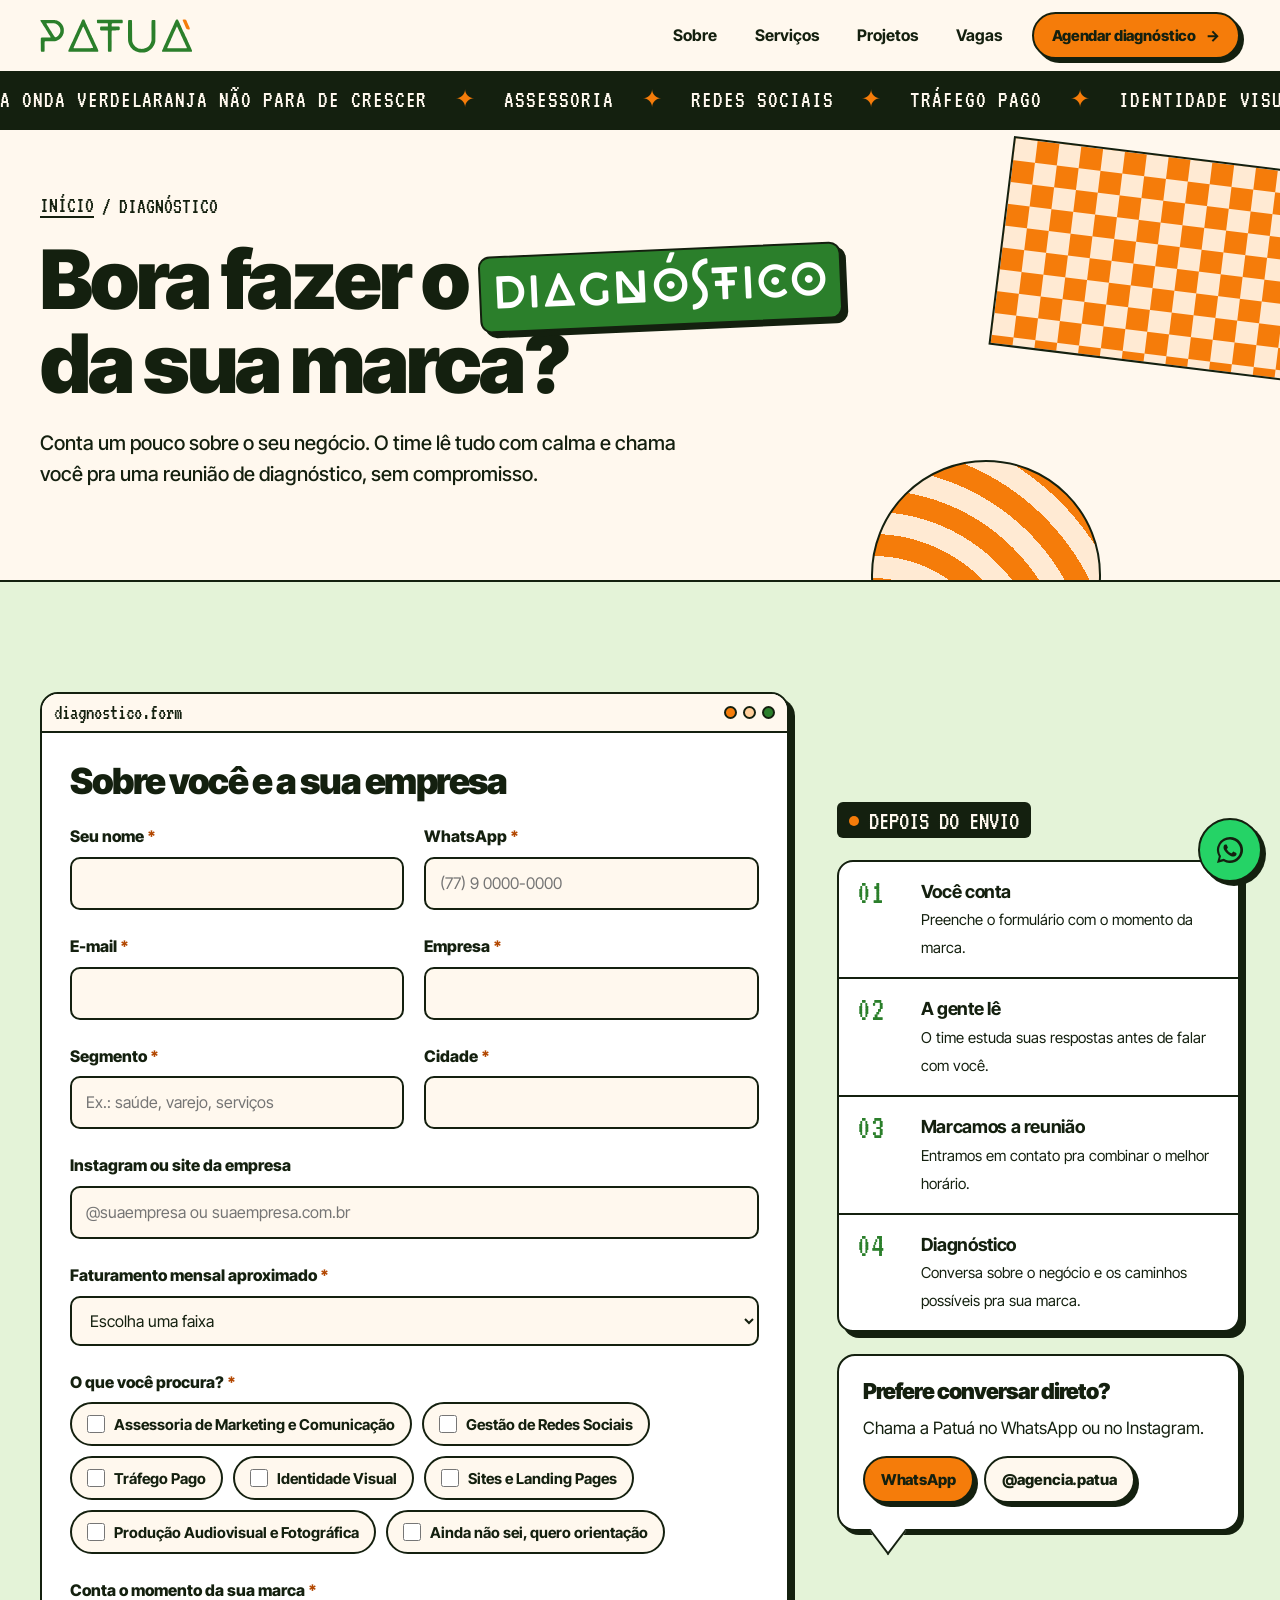
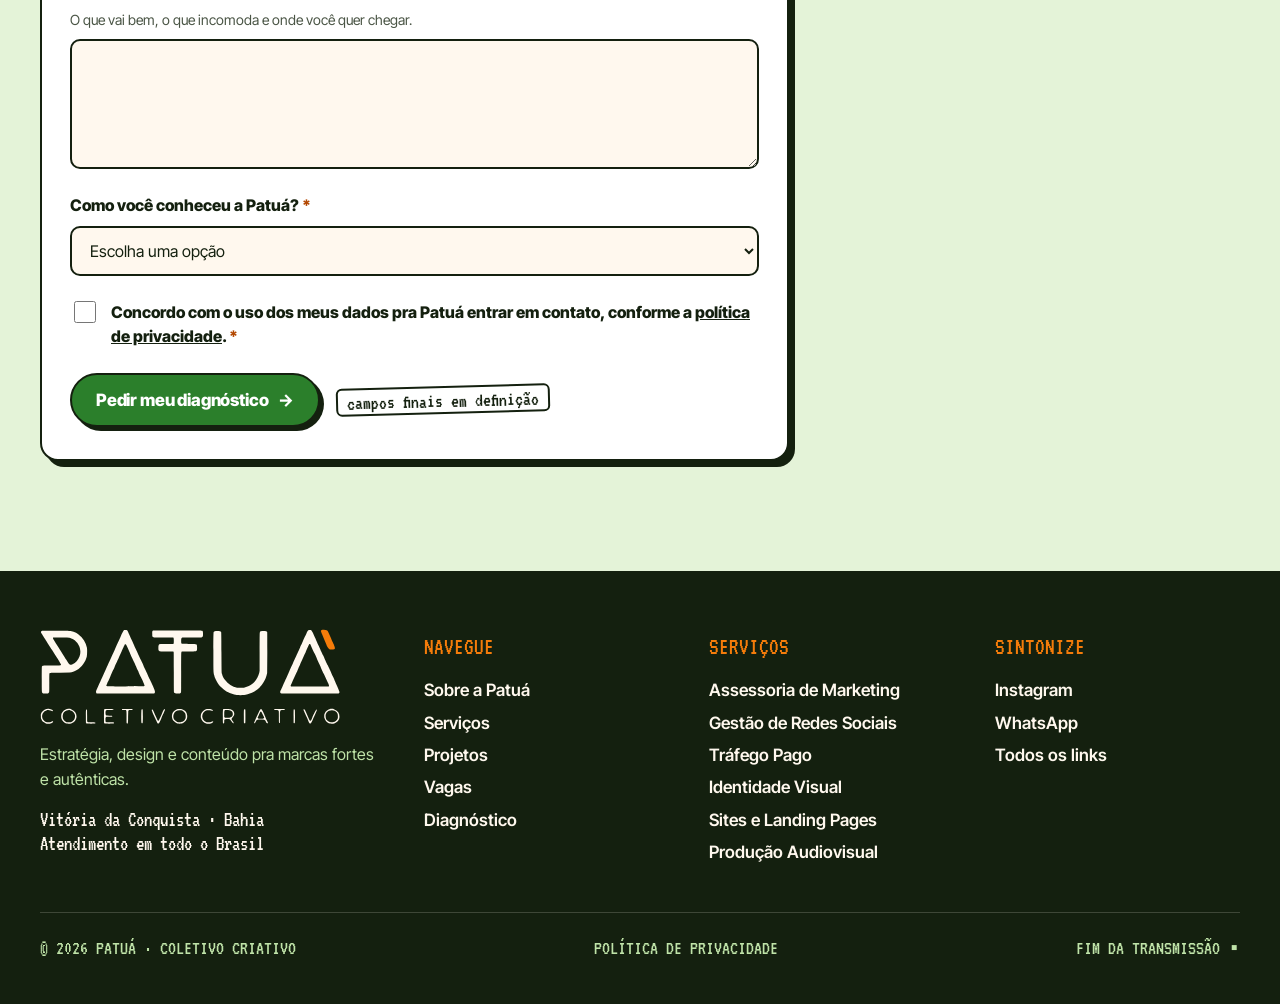
<file: diagnostico.html>
<!doctype html>
<html lang="pt-BR">
<head>
<meta charset="utf-8">
<meta name="viewport" content="width=device-width,initial-scale=1,viewport-fit=cover">
<title>Agende uma reunião de diagnóstico · Patuá</title>
<meta name="description" content="Conte sobre a sua marca e agende uma reunião de diagnóstico com a Patuá Coletivo Criativo, agência de marketing em Vitória da Conquista.">
<meta property="og:title" content="Agende uma reunião de diagnóstico · Patuá">
<meta property="og:description" content="Conte sobre a sua marca e agende uma reunião de diagnóstico com a Patuá Coletivo Criativo, agência de marketing em Vitória da Conquista.">
<meta property="og:locale" content="pt_BR">
<link rel="preconnect" href="https://fonts.googleapis.com">
<link rel="preconnect" href="https://fonts.gstatic.com" crossorigin>
<link rel="stylesheet" href="https://fonts.googleapis.com/css2?family=Inter+Tight:ital,wght@0,400;0,500;0,600;0,700;0,800;0,900;1,800;1,900&family=VT323&display=swap">
<link rel="preload" href="cocobiker-sub.woff2" as="font" type="font/woff2" crossorigin>
<link rel="stylesheet" href="patua.css">
</head>
<body>

<header>
  <div class="wrap nav">
    <a class="marca" href="index.html" aria-label="Patuá, início"><svg class="logo-w" viewBox="197 121 1715 382" role="img" aria-label="Patuá"><path fill-rule="evenodd" fill="currentColor" d="M1319 498C1304 496 1272 485 1257 475C1249 470 1243 465 1231 454C1220 444 1210 430 1201 412C1195 400 1193 394 1190 382C1186 364 1186 349 1186 242C1186 144 1187 140 1188 138C1192 133 1195 132 1208 132C1223 132 1227 133 1230 138C1231 141 1232 148 1232 255C1233 365 1233 369 1235 376C1239 392 1244 401 1253 412C1269 434 1295 451 1321 456C1331 457 1351 457 1361 456C1370 454 1384 449 1391 445C1401 440 1414 430 1420 424C1433 410 1443 390 1448 371L1450 360L1450 253C1450 192 1450 144 1451 142C1451 139 1453 137 1454 135C1457 133 1458 132 1471 132C1486 132 1490 133 1493 138C1494 140 1494 165 1494 256L1493 372L1490 385C1483 409 1475 424 1462 441C1447 460 1426 476 1406 485C1390 491 1372 497 1361 498C1350 499 1331 499 1319 498ZM212 488C206 484 206 486 206 408C206 354 206 337 207 335C208 334 210 332 212 331C215 329 220 329 264 329C297 329 313 329 314 328C316 327 316 326 316 324C315 320 304 302 265 241C258 231 250 217 246 212C243 206 238 199 236 196C234 193 229 185 225 178C221 172 215 163 212 158C209 153 205 147 203 144C201 139 201 138 202 136C202 134 204 133 206 132C207 131 237 131 285 131C370 131 368 131 387 137C398 141 405 144 416 153C442 172 458 199 464 228C466 240 465 269 463 279C460 288 455 301 452 307C440 328 429 340 416 349C404 357 387 365 376 368L366 370L309 371C256 371 253 372 251 373C249 375 249 376 249 427C249 464 249 479 248 482C247 484 245 486 243 488C240 490 239 490 228 490C217 490 215 490 212 488ZM520 489C517 488 515 482 516 477C517 472 525 455 556 386C566 366 570 357 577 340C579 336 583 327 586 320C589 314 595 300 600 290C604 281 610 267 613 261C616 254 622 242 625 234C629 225 635 212 639 203C643 194 650 179 655 168C665 144 673 129 676 127C679 126 690 126 693 128C696 130 697 133 706 154C710 164 716 176 719 182C722 188 728 201 732 211C736 221 743 235 746 242C750 249 755 260 757 266C760 272 767 287 773 300C779 312 786 327 788 333C791 339 796 349 799 356C805 368 817 395 817 396C817 396 819 401 822 407C828 419 835 435 842 450C844 455 847 463 849 467C854 480 854 486 848 489C845 490 524 490 520 489ZM973 489C967 488 962 486 961 482C960 481 960 436 960 367C960 278 960 254 959 252L957 250L919 249C882 249 880 248 877 246C872 243 872 241 872 227C872 216 873 214 875 211C878 206 881 206 920 206L957 206L959 204C960 202 960 199 960 187C960 174 959 173 958 171C956 170 947 170 901 170C842 170 842 170 838 164C837 162 837 160 837 149C836 136 837 133 842 130C844 129 866 129 982 129C1109 129 1119 129 1122 131C1126 133 1127 138 1127 150C1127 162 1126 166 1121 168C1118 170 1110 170 1063 170C1031 170 1008 170 1007 171C1003 172 1002 178 1002 191C1002 200 1003 202 1004 204C1006 205 1009 206 1045 206C1080 206 1085 207 1088 208C1092 211 1093 214 1093 229C1092 245 1092 246 1084 248C1081 249 1065 249 1043 249C1021 249 1007 249 1006 250C1005 251 1004 253 1003 255C1002 257 1002 296 1002 370C1002 456 1002 481 1001 483C998 489 988 491 973 489ZM1571 488C1568 486 1566 482 1568 478C1568 477 1572 469 1576 460C1580 452 1583 445 1583 444C1583 443 1592 423 1602 402C1607 391 1614 375 1617 368C1620 361 1626 348 1629 341C1633 334 1639 320 1643 310C1647 300 1653 289 1655 284C1657 280 1660 273 1662 268C1673 245 1676 237 1680 229C1682 224 1685 217 1687 213C1689 209 1694 199 1697 191C1700 183 1706 171 1709 164C1712 158 1717 148 1719 142C1726 128 1727 126 1737 126C1746 126 1747 128 1754 143C1757 149 1762 161 1766 170C1770 178 1774 189 1776 192C1778 196 1783 208 1788 218C1793 228 1798 241 1800 246C1803 250 1808 264 1814 274C1819 286 1825 300 1828 306C1831 312 1836 323 1840 330C1843 338 1850 351 1854 360C1857 369 1864 383 1867 390C1871 397 1876 409 1879 416C1882 423 1888 437 1893 448C1907 480 1908 482 1904 487L1901 490L1738 490C1578 490 1574 490 1571 488ZM792 447C793 446 793 444 792 441C791 437 781 413 774 400C767 385 757 364 757 361C756 360 752 352 748 343C744 334 738 321 735 314C727 296 725 292 717 276C714 268 708 255 705 248C697 230 689 213 687 210C684 208 682 207 680 209C680 210 677 215 675 220C673 225 669 234 666 239C664 244 659 255 656 262C646 284 641 296 636 306C633 312 628 323 624 332C621 341 616 352 613 357C607 370 604 378 597 394C588 415 587 417 581 428C578 435 576 441 575 443C574 449 566 449 684 449C784 449 791 448 792 447ZM1846 447C1847 445 1846 443 1843 434C1838 425 1830 406 1821 387C1819 382 1816 376 1815 374C1813 372 1811 367 1800 342C1799 338 1795 330 1793 325C1781 301 1779 295 1774 283C1771 276 1767 267 1765 263C1762 259 1756 245 1750 232C1744 218 1739 207 1738 207C1737 206 1736 206 1734 207C1733 209 1726 221 1719 238C1717 244 1713 253 1710 260C1707 266 1700 281 1695 293C1689 305 1683 320 1680 326C1677 331 1672 344 1668 353C1664 363 1658 376 1655 382C1650 392 1644 406 1635 426C1633 430 1631 436 1629 439C1627 444 1627 445 1628 447L1629 449L1737 449L1845 449L1846 447ZM382 322C400 313 413 298 422 276C435 242 419 200 385 180C368 170 367 170 316 169C284 169 272 169 271 170C268 173 270 177 281 194C287 204 297 219 302 227C307 236 315 248 319 254C323 260 329 270 333 277C337 283 342 291 344 294C347 298 351 305 354 310C365 328 367 328 382 322Z"/><path class="acento" fill="var(--laranja)" d="M1849 236C1845 234 1840 229 1837 223C1836 221 1833 214 1830 206C1823 190 1817 176 1812 164C1807 153 1800 136 1800 133C1800 127 1808 125 1823 126C1838 127 1840 129 1854 165C1859 177 1865 191 1867 195C1878 218 1881 228 1880 232C1878 237 1874 238 1863 238C1856 238 1852 237 1849 236Z"/></svg></a>
    <nav aria-label="Principal">
      <a class="l" href="sobre.html">Sobre</a><a class="l" href="servicos.html">Serviços</a><a class="l" href="projetos.html">Projetos</a><a class="l" href="vagas.html">Vagas</a>
      <a class="btn btn-l" href="diagnostico.html">Agendar diagnóstico <span class="seta">→</span></a>
      <button class="menu-btn" type="button" aria-expanded="false" aria-controls="gaveta"><i></i>MENU</button>
    </nav>
  </div>
  <div class="gaveta" id="gaveta"><div class="wrap"><a class="g" href="index.html">Início</a><a class="g" href="sobre.html">Sobre</a><a class="g" href="servicos.html">Serviços</a><a class="g" href="projetos.html">Projetos</a><a class="g" href="vagas.html">Vagas</a><a class="btn btn-l" href="diagnostico.html">Agendar diagnóstico <span class="seta">→</span></a></div></div>
</header>
<div class="ticker" aria-hidden="true"><div class="trilho"><span>A ONDA VERDELARANJA NÃO PARA DE CRESCER <i>✦</i> ASSESSORIA <i>✦</i> REDES SOCIAIS <i>✦</i> TRÁFEGO PAGO <i>✦</i> IDENTIDADE VISUAL <i>✦</i> SITES <i>✦</i> AUDIOVISUAL <i>✦</i> <b>DE VITÓRIA DA CONQUISTA PRO BRASIL</b> <i>✦</i></span><span>A ONDA VERDELARANJA NÃO PARA DE CRESCER <i>✦</i> ASSESSORIA <i>✦</i> REDES SOCIAIS <i>✦</i> TRÁFEGO PAGO <i>✦</i> IDENTIDADE VISUAL <i>✦</i> SITES <i>✦</i> AUDIOVISUAL <i>✦</i> <b>DE VITÓRIA DA CONQUISTA PRO BRASIL</b> <i>✦</i></span></div></div>

<main id="inicio">

<section class="ph ">
  <div class="d1 p-xadrez" aria-hidden="true"></div>
  <div class="d2 p-arco" aria-hidden="true"></div>
  
  <div class="wrap">
    <nav class="migalha" aria-label="Você está em"><a href="index.html">INÍCIO</a> <span>/</span> <span aria-current="page">DIAGNÓSTICO</span></nav>
    <h1>Bora fazer o <span class="tag v coco">diagnóstico</span> da sua marca?</h1>
    <p class="lead">Conta um pouco sobre o seu negócio. O time lê tudo com calma e chama você pra uma reunião de diagnóstico, sem compromisso.</p>
    
  </div>
</section>
<section class="sec servicos" style="border-top:0">
  <div class="wrap form-wrap">
    <form class="form rv" id="form-diagnostico" novalidate>
      <div class="barra-jan"><span>diagnostico.form</span><span class="bt"><i></i><i></i><i></i></span></div>
      <div class="corpo-f">
        <h2>Sobre você e a sua empresa</h2>
        <div class="duas">
          <div class="campo" data-req><label for="f-nome">Seu nome <span class="ob">*</span></label><input id="f-nome" name="nome" type="text" autocomplete="name" required><span class="erro">Conta pra gente como você se chama.</span></div>
          <div class="campo" data-req><label for="f-zap">WhatsApp <span class="ob">*</span></label><input id="f-zap" name="whatsapp" type="tel" autocomplete="tel" inputmode="tel" placeholder="(77) 9 0000-0000" required><span class="erro">Precisamos de um número pra combinar a reunião.</span></div>
        </div>
        <div class="duas">
          <div class="campo" data-req><label for="f-email">E-mail <span class="ob">*</span></label><input id="f-email" name="email" type="email" autocomplete="email" required><span class="erro">Confere o e-mail, por favor.</span></div>
          <div class="campo" data-req><label for="f-empresa">Empresa <span class="ob">*</span></label><input id="f-empresa" name="empresa" type="text" autocomplete="organization" required><span class="erro">Qual é o nome da empresa?</span></div>
        </div>
        <div class="duas">
          <div class="campo" data-req><label for="f-seg">Segmento <span class="ob">*</span></label><input id="f-seg" name="segmento" type="text" placeholder="Ex.: saúde, varejo, serviços" required><span class="erro">Diz o segmento do negócio.</span></div>
          <div class="campo" data-req><label for="f-cidade">Cidade <span class="ob">*</span></label><input id="f-cidade" name="cidade" type="text" autocomplete="address-level2" required><span class="erro">De onde você fala?</span></div>
        </div>
        <div class="campo"><label for="f-link">Instagram ou site da empresa</label><input id="f-link" name="link" type="text" placeholder="@suaempresa ou suaempresa.com.br"></div>
        <div class="campo" data-req><label for="f-fat">Faturamento mensal aproximado <span class="ob">*</span></label>
          <select id="f-fat" name="faturamento" required><option value="">Escolha uma faixa</option><option>Até R$ 25 mil</option><option>De R$ 25 mil a R$ 50 mil</option><option>De R$ 50 mil a R$ 100 mil</option><option>Acima de R$ 100 mil</option><option>Prefiro falar na reunião</option></select>
          <span class="erro">Escolha uma faixa (ou “prefiro falar na reunião”).</span></div>
        <fieldset class="campo" data-req data-grupo><legend>O que você procura? <span class="ob">*</span></legend><div class="opcoes"><label><input type="checkbox" name="servicos" value="Assessoria de Marketing e Comunicação">Assessoria de Marketing e Comunicação</label><label><input type="checkbox" name="servicos" value="Gestão de Redes Sociais">Gestão de Redes Sociais</label><label><input type="checkbox" name="servicos" value="Tráfego Pago">Tráfego Pago</label><label><input type="checkbox" name="servicos" value="Identidade Visual">Identidade Visual</label><label><input type="checkbox" name="servicos" value="Sites e Landing Pages">Sites e Landing Pages</label><label><input type="checkbox" name="servicos" value="Produção Audiovisual e Fotográfica">Produção Audiovisual e Fotográfica</label><label><input type="checkbox" name="servicos" value="Ainda não sei">Ainda não sei, quero orientação</label></div><span class="erro">Marque pelo menos uma opção.</span></fieldset>
        <div class="campo" data-req><label for="f-momento">Conta o momento da sua marca <span class="ob">*</span></label><p class="dica-c">O que vai bem, o que incomoda e onde você quer chegar.</p><textarea id="f-momento" name="momento" required></textarea><span class="erro">Escreve pelo menos uma frase, ajuda muito a reunião.</span></div>
        <div class="campo" data-req><label for="f-origem">Como você conheceu a Patuá? <span class="ob">*</span></label>
          <select id="f-origem" name="origem" required><option value="">Escolha uma opção</option><option>Instagram</option><option>Indicação</option><option>Google</option><option>Site da Patuá</option><option>Evento</option><option>Outro</option></select>
          <span class="erro">Escolha uma opção.</span></div>
        <div class="campo" data-req><label class="aceite"><input type="checkbox" name="aceite" required><span>Concordo com o uso dos meus dados pra Patuá entrar em contato, conforme a <a href="privacidade.html">política de privacidade</a>. <span class="ob">*</span></span></label><span class="erro">Precisamos do seu aceite pra entrar em contato.</span></div>
        <div class="enviar"><button class="btn btn-v" type="submit">Pedir meu diagnóstico <span class="seta">→</span></button><span class="aguarda">campos finais em definição</span></div>
      </div>
    </form>
    <aside class="lado rv">
      <div><div class="kicker"><i></i>DEPOIS DO ENVIO</div></div>
      <ol class="passos">
        <li><span class="n">01</span><div><b>Você conta</b><span>Preenche o formulário com o momento da marca.</span></div></li>
        <li><span class="n">02</span><div><b>A gente lê</b><span>O time estuda suas respostas antes de falar com você.</span></div></li>
        <li><span class="n">03</span><div><b>Marcamos a reunião</b><span>Entramos em contato pra combinar o melhor horário.</span></div></li>
        <li><span class="n">04</span><div><b>Diagnóstico</b><span>Conversa sobre o negócio e os caminhos possíveis pra sua marca.</span></div></li>
      </ol>
      <div class="balao" style="box-shadow:4px 4px 0 var(--tinta)"><div class="q" style="font-size:22px">Prefere conversar direto?</div><p>Chama a Patuá no WhatsApp ou no Instagram.</p><div style="display:flex;flex-wrap:wrap;gap:10px;margin-top:14px"><a class="btn btn-l" href="diagnostico.html" data-wa style="padding:10px 16px;font-size:15px">WhatsApp</a><a class="btn btn-c" href="https://www.instagram.com/agencia.patua/" target="_blank" rel="noopener" style="padding:10px 16px;font-size:15px">@agencia.patua</a></div></div>
    </aside>
  </div>
</section>
</main>

<footer>
  <div class="wrap">
    <div class="foot">
      <div><a class="marca" href="index.html" style="background:none;padding:0" aria-label="Patuá, voltar ao início"><svg class="logo-f" viewBox="196 121 1713 544" role="img" aria-label="Patuá, Coletivo Criativo"><path fill-rule="evenodd" fill="currentColor" d="M1319 498C1304 496 1272 485 1257 475C1249 470 1243 465 1231 454C1220 444 1210 430 1201 412C1195 400 1193 394 1190 382C1186 364 1186 349 1186 242C1186 144 1187 140 1188 138C1192 133 1195 132 1208 132C1223 132 1227 133 1230 138C1231 141 1232 148 1232 255C1233 365 1233 369 1235 376C1239 392 1244 401 1253 412C1269 434 1295 451 1321 456C1331 457 1351 457 1361 456C1370 454 1384 449 1391 445C1401 440 1414 430 1420 424C1433 410 1443 390 1448 371L1450 360L1450 253C1450 192 1450 144 1451 142C1451 139 1453 137 1454 135C1457 133 1458 132 1471 132C1486 132 1490 133 1493 138C1494 140 1494 165 1494 256L1493 372L1490 385C1483 409 1475 424 1462 441C1447 460 1426 476 1406 485C1390 491 1372 497 1361 498C1350 499 1331 499 1319 498ZM212 488C206 484 206 486 206 408C206 354 206 337 207 335C208 334 210 332 212 331C215 329 220 329 264 329C297 329 313 329 314 328C316 327 316 326 316 324C315 320 304 302 265 241C258 231 250 217 246 212C243 206 238 199 236 196C234 193 229 185 225 178C221 172 215 163 212 158C209 153 205 147 203 144C201 139 201 138 202 136C202 134 204 133 206 132C207 131 237 131 285 131C370 131 368 131 387 137C398 141 405 144 416 153C442 172 458 199 464 228C466 240 465 269 463 279C460 288 455 301 452 307C440 328 429 340 416 349C404 357 387 365 376 368L366 370L309 371C256 371 253 372 251 373C249 375 249 376 249 427C249 464 249 479 248 482C247 484 245 486 243 488C240 490 239 490 228 490C217 490 215 490 212 488ZM520 489C517 488 515 482 516 477C517 472 525 455 556 386C566 366 570 357 577 340C579 336 583 327 586 320C589 314 595 300 600 290C604 281 610 267 613 261C616 254 622 242 625 234C629 225 635 212 639 203C643 194 650 179 655 168C665 144 673 129 676 127C679 126 690 126 693 128C696 130 697 133 706 154C710 164 716 176 719 182C722 188 728 201 732 211C736 221 743 235 746 242C750 249 755 260 757 266C760 272 767 287 773 300C779 312 786 327 788 333C791 339 796 349 799 356C805 368 817 395 817 396C817 396 819 401 822 407C828 419 835 435 842 450C844 455 847 463 849 467C854 480 854 486 848 489C845 490 524 490 520 489ZM973 489C967 488 962 486 961 482C960 481 960 436 960 367C960 278 960 254 959 252L957 250L919 249C882 249 880 248 877 246C872 243 872 241 872 227C872 216 873 214 875 211C878 206 881 206 920 206L957 206L959 204C960 202 960 199 960 187C960 174 959 173 958 171C956 170 947 170 901 170C842 170 842 170 838 164C837 162 837 160 837 149C836 136 837 133 842 130C844 129 866 129 982 129C1109 129 1119 129 1122 131C1126 133 1127 138 1127 150C1127 162 1126 166 1121 168C1118 170 1110 170 1063 170C1031 170 1008 170 1007 171C1003 172 1002 178 1002 191C1002 200 1003 202 1004 204C1006 205 1009 206 1045 206C1080 206 1085 207 1088 208C1092 211 1093 214 1093 229C1092 245 1092 246 1084 248C1081 249 1065 249 1043 249C1021 249 1007 249 1006 250C1005 251 1004 253 1003 255C1002 257 1002 296 1002 370C1002 456 1002 481 1001 483C998 489 988 491 973 489ZM1571 488C1568 486 1566 482 1568 478C1568 477 1572 469 1576 460C1580 452 1583 445 1583 444C1583 443 1592 423 1602 402C1607 391 1614 375 1617 368C1620 361 1626 348 1629 341C1633 334 1639 320 1643 310C1647 300 1653 289 1655 284C1657 280 1660 273 1662 268C1673 245 1676 237 1680 229C1682 224 1685 217 1687 213C1689 209 1694 199 1697 191C1700 183 1706 171 1709 164C1712 158 1717 148 1719 142C1726 128 1727 126 1737 126C1746 126 1747 128 1754 143C1757 149 1762 161 1766 170C1770 178 1774 189 1776 192C1778 196 1783 208 1788 218C1793 228 1798 241 1800 246C1803 250 1808 264 1814 274C1819 286 1825 300 1828 306C1831 312 1836 323 1840 330C1843 338 1850 351 1854 360C1857 369 1864 383 1867 390C1871 397 1876 409 1879 416C1882 423 1888 437 1893 448C1907 480 1908 482 1904 487L1901 490L1738 490C1578 490 1574 490 1571 488ZM792 447C793 446 793 444 792 441C791 437 781 413 774 400C767 385 757 364 757 361C756 360 752 352 748 343C744 334 738 321 735 314C727 296 725 292 717 276C714 268 708 255 705 248C697 230 689 213 687 210C684 208 682 207 680 209C680 210 677 215 675 220C673 225 669 234 666 239C664 244 659 255 656 262C646 284 641 296 636 306C633 312 628 323 624 332C621 341 616 352 613 357C607 370 604 378 597 394C588 415 587 417 581 428C578 435 576 441 575 443C574 449 566 449 684 449C784 449 791 448 792 447ZM1846 447C1847 445 1846 443 1843 434C1838 425 1830 406 1821 387C1819 382 1816 376 1815 374C1813 372 1811 367 1800 342C1799 338 1795 330 1793 325C1781 301 1779 295 1774 283C1771 276 1767 267 1765 263C1762 259 1756 245 1750 232C1744 218 1739 207 1738 207C1737 206 1736 206 1734 207C1733 209 1726 221 1719 238C1717 244 1713 253 1710 260C1707 266 1700 281 1695 293C1689 305 1683 320 1680 326C1677 331 1672 344 1668 353C1664 363 1658 376 1655 382C1650 392 1644 406 1635 426C1633 430 1631 436 1629 439C1627 444 1627 445 1628 447L1629 449L1737 449L1845 449L1846 447ZM382 322C400 313 413 298 422 276C435 242 419 200 385 180C368 170 367 170 316 169C284 169 272 169 271 170C268 173 270 177 281 194C287 204 297 219 302 227C307 236 315 248 319 254C323 260 329 270 333 277C337 283 342 291 344 294C347 298 351 305 354 310C365 328 367 328 382 322ZM230 661C225 659 213 651 209 647C208 645 205 641 204 637C201 631 201 630 201 621C200 608 201 605 206 597C213 586 229 577 243 577C256 577 271 584 270 589C269 591 266 590 256 587C248 583 241 583 232 586C223 590 221 591 216 598C208 607 206 619 210 631C211 635 213 638 218 644C227 653 232 654 246 654C253 654 255 653 261 650C267 647 271 647 271 650C271 652 266 657 260 659C254 662 237 663 230 661ZM347 661C342 659 336 655 330 650C320 640 316 631 317 616C318 606 319 602 326 594C333 584 345 578 359 577C367 577 368 577 376 580C396 588 407 606 404 626C403 630 402 635 401 636C396 647 385 657 374 660C368 662 354 662 347 661ZM464 661C462 661 461 660 460 659C458 658 458 655 458 621C458 584 458 580 462 580C465 580 465 584 465 616C465 647 465 649 467 651C469 653 469 654 489 654C500 654 510 655 511 655C513 657 512 660 509 661C507 662 468 662 464 661ZM565 661C564 660 563 659 562 658C561 655 561 586 562 582C562 581 563 579 564 579C567 577 613 578 615 579C616 580 616 581 614 582C613 584 610 584 594 584C577 584 576 584 573 586C571 589 571 590 570 596C570 606 571 611 574 614C576 616 576 616 591 616C607 616 609 616 609 619C609 622 606 622 590 622L575 622L573 625C570 628 570 629 570 639C570 654 569 654 595 654C607 654 616 654 617 655C620 657 619 660 616 661C612 662 568 662 565 661ZM980 661C970 657 958 647 953 638C952 635 951 630 950 626C948 617 950 607 953 600C957 593 966 585 975 581C982 578 983 578 992 578C1002 578 1003 578 1010 581C1023 586 1029 591 1034 604C1038 616 1038 628 1032 639C1027 648 1015 658 1006 661C999 662 986 662 980 661ZM1145 661C1132 657 1118 642 1115 629C1113 620 1114 609 1117 603C1122 594 1130 586 1140 581C1147 578 1148 578 1158 578C1168 578 1169 578 1176 581C1181 584 1183 585 1183 587C1183 590 1180 590 1172 587C1164 584 1152 584 1144 587C1130 592 1120 610 1123 625C1125 636 1132 646 1142 651C1147 653 1148 654 1158 654C1168 654 1170 653 1175 651C1182 648 1184 647 1185 650C1185 652 1180 657 1175 659C1169 662 1152 663 1145 661ZM1851 661C1844 659 1839 656 1831 649C1826 643 1824 640 1822 634C1819 628 1819 626 1819 618C1819 609 1820 608 1823 601C1828 591 1834 586 1844 581C1850 578 1853 578 1860 577C1868 577 1870 577 1877 580C1897 588 1906 600 1906 620C1906 630 1904 636 1899 643C1895 650 1883 658 1876 660C1870 662 1857 662 1851 661ZM692 659C690 658 690 654 690 623C690 582 691 584 677 584C671 584 666 584 666 583C664 583 663 579 665 578C666 578 679 578 694 578C719 578 722 578 724 579C727 582 723 584 713 584C706 584 704 584 702 586L700 588L699 623C699 656 698 658 697 660C694 661 694 661 692 659ZM867 659C866 657 864 655 864 652C863 650 859 642 855 633C844 611 834 587 834 583C834 581 834 580 836 580C839 580 840 582 843 588C844 591 848 599 851 606C854 612 859 622 861 628C867 643 868 644 871 645C872 645 873 644 875 642C878 636 887 619 891 608C902 582 903 579 907 579C912 579 911 582 901 603C898 608 894 618 891 625C886 640 878 656 875 659C872 662 870 662 867 659ZM1735 659C1732 656 1729 649 1722 630C1718 622 1712 608 1708 600C1700 584 1699 579 1703 579C1708 579 1710 583 1720 608C1726 623 1735 642 1736 644C1738 645 1741 645 1743 643C1744 642 1746 638 1752 623C1754 618 1759 607 1764 598C1771 584 1773 580 1775 580C1777 580 1777 580 1777 582C1777 586 1770 603 1761 622C1757 630 1753 639 1753 640C1752 641 1750 646 1748 651C1743 661 1740 663 1735 659ZM776 658C775 657 774 650 774 621C774 601 775 583 775 582C776 579 780 578 782 580C784 582 784 656 782 658C780 660 778 660 776 658ZM1241 658C1240 657 1240 644 1240 618C1240 582 1241 581 1242 579C1244 578 1248 578 1263 578C1280 578 1282 579 1287 581C1295 584 1299 588 1303 595C1308 606 1305 617 1295 627C1288 634 1288 636 1297 648C1302 655 1303 658 1301 659C1299 661 1297 659 1289 648C1280 635 1279 635 1263 635C1249 636 1248 636 1248 649C1248 654 1248 658 1247 659C1245 661 1242 660 1241 658ZM1362 658C1360 657 1360 652 1360 620C1360 599 1360 583 1361 582C1362 578 1366 578 1368 581C1369 582 1369 596 1369 620C1369 643 1369 657 1368 658C1367 661 1364 661 1362 658ZM1418 658C1418 657 1419 655 1420 653C1421 650 1425 642 1428 634C1431 626 1439 610 1444 599C1454 579 1456 577 1460 579C1461 580 1463 582 1464 584C1465 587 1467 590 1468 591C1470 593 1478 612 1482 622C1483 625 1487 634 1491 642C1495 650 1498 657 1498 658C1497 660 1493 661 1491 658C1490 658 1488 654 1486 650C1481 639 1480 639 1458 638C1435 638 1433 639 1427 652C1424 659 1420 662 1418 658ZM1645 658C1644 657 1644 650 1644 619C1644 586 1644 582 1645 580C1647 578 1650 579 1651 583C1652 584 1652 600 1652 621C1652 654 1652 657 1650 658C1648 660 1647 660 1645 658ZM1561 656C1560 656 1560 640 1560 623C1560 602 1560 590 1559 589C1557 585 1554 584 1545 584C1538 584 1536 584 1534 582C1533 581 1533 581 1534 579C1535 578 1541 578 1564 578C1593 578 1596 578 1593 582C1593 583 1590 584 1582 584C1577 584 1572 585 1571 585C1570 586 1568 588 1568 590C1566 592 1566 597 1566 623C1566 640 1566 655 1566 656C1565 658 1562 659 1561 656ZM373 653C389 647 400 627 395 610C391 597 383 589 370 586C362 583 357 584 348 587C335 591 328 600 326 613C323 632 332 647 348 653C354 654 367 654 373 653ZM1009 651C1017 647 1021 643 1025 635C1028 629 1028 628 1028 620C1028 608 1026 602 1019 595C1012 587 1005 585 993 585C976 585 965 593 959 609C955 622 958 635 968 644C976 652 982 654 994 654C1002 653 1005 653 1009 651ZM1878 651C1885 648 1892 641 1895 634C1897 630 1897 628 1897 620C1897 608 1896 605 1890 597C1881 584 1862 581 1846 588C1838 592 1834 596 1830 604C1827 610 1827 612 1827 619C1827 632 1831 641 1842 648C1849 653 1853 654 1864 654C1872 653 1874 653 1878 651ZM1473 631C1475 630 1476 628 1476 626C1476 624 1462 595 1459 593C1456 590 1454 593 1449 605C1446 611 1443 619 1442 621C1438 627 1438 628 1441 631C1443 634 1444 634 1457 634C1470 634 1471 633 1473 631ZM1281 626C1293 622 1297 617 1297 606C1297 596 1292 589 1282 586C1278 585 1257 583 1254 584C1249 586 1248 590 1248 608L1248 623L1251 626C1254 628 1255 628 1264 628C1272 628 1277 627 1281 626Z"/><path class="acento" fill="var(--laranja)" d="M1849 236C1845 234 1840 229 1837 223C1836 221 1833 214 1830 206C1823 190 1817 176 1812 164C1807 153 1800 136 1800 133C1800 127 1808 125 1823 126C1838 127 1840 129 1854 165C1859 177 1865 191 1867 195C1878 218 1881 228 1880 232C1878 237 1874 238 1863 238C1856 238 1852 237 1849 236Z"/></svg></a><p style="margin-top:18px">Estratégia, design e conteúdo pra marcas fortes e autênticas.</p><p class="end">Vitória da Conquista · Bahia<br>Atendimento em todo o Brasil</p></div>
      <div><div class="k">NAVEGUE</div><a href="sobre.html">Sobre a Patuá</a><a href="servicos.html">Serviços</a><a href="projetos.html">Projetos</a><a href="vagas.html">Vagas</a><a href="diagnostico.html">Diagnóstico</a></div>
      <div><div class="k">SERVIÇOS</div><a href="servico-assessoria-de-marketing.html">Assessoria de Marketing</a><a href="servico-gestao-de-redes-sociais.html">Gestão de Redes Sociais</a><a href="servico-trafego-pago.html">Tráfego Pago</a><a href="servico-identidade-visual.html">Identidade Visual</a><a href="servico-sites-e-landing-pages.html">Sites e Landing Pages</a><a href="servico-producao-audiovisual.html">Produção Audiovisual</a></div>
      <div><div class="k">SINTONIZE</div><a href="https://www.instagram.com/agencia.patua/" target="_blank" rel="noopener">Instagram</a><a href="diagnostico.html" data-wa>WhatsApp</a><a href="https://beacons.page/agencia.patua" target="_blank" rel="noopener">Todos os links</a></div>
    </div>
    <div class="legal"><span>© 2026 PATUÁ · COLETIVO CRIATIVO</span><a href="privacidade.html">POLÍTICA DE PRIVACIDADE</a><span>FIM DA TRANSMISSÃO ▪</span></div>
  </div>
</footer>

<a class="wa" href="diagnostico.html" data-wa aria-label="Falar com a Patuá no WhatsApp"><svg viewBox="0 0 32 32" aria-hidden="true"><path fill="currentColor" d="M16 3a13 13 0 0 0-11.2 19.6L3 29l6.6-1.7A13 13 0 1 0 16 3Zm0 23.6c-2 0-4-.6-5.7-1.6l-.4-.2-3.9 1 1-3.8-.3-.4A10.6 10.6 0 1 1 16 26.6Zm5.8-7.9c-.3-.2-1.9-.9-2.2-1-.3-.1-.5-.2-.7.2l-1 1.2c-.2.2-.4.2-.7.1a8.7 8.7 0 0 1-4.3-3.8c-.3-.5.3-.5.9-1.6.1-.2 0-.4 0-.5l-1-2.4c-.3-.6-.5-.5-.7-.5h-.6c-.2 0-.6.1-.9.4-.3.3-1.1 1.1-1.1 2.7s1.2 3.1 1.3 3.3c.2.2 2.3 3.5 5.5 4.9 2 .9 2.8.9 3.8.8.6-.1 1.9-.8 2.2-1.5.3-.7.3-1.4.2-1.5l-.7-.8Z"/></svg><span class="bal">chama no zap</span></a>
<script src="patua.js"></script>
</body>
</html>
</file>
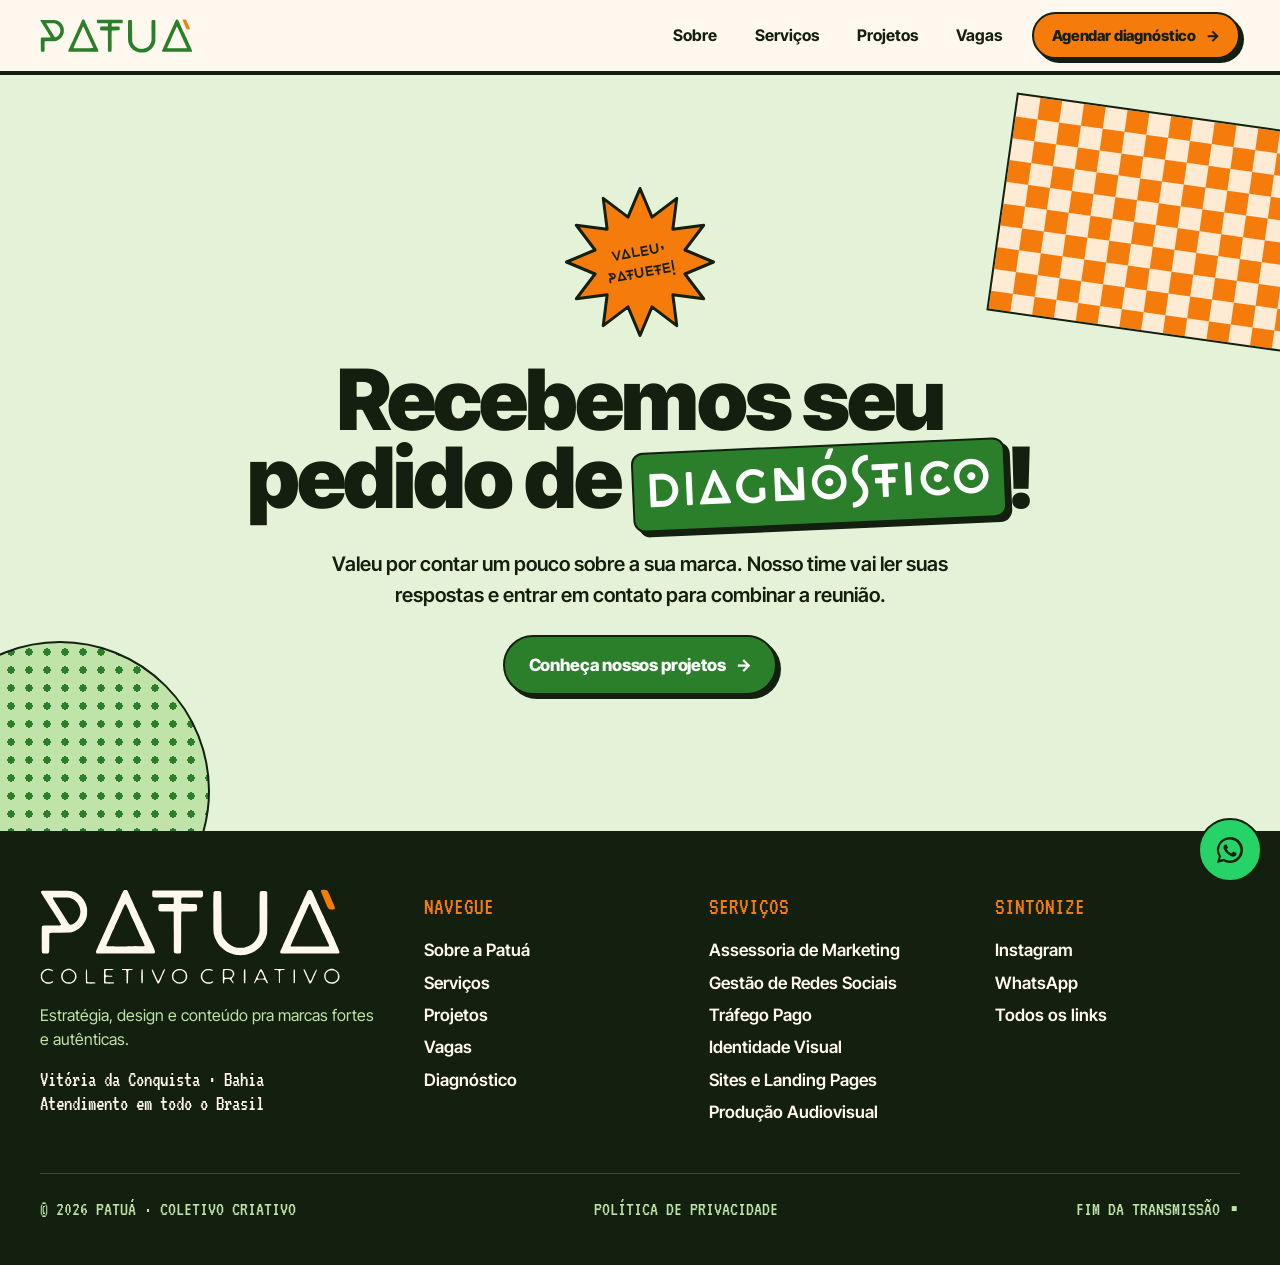
<file: obrigado.html>
<!doctype html>
<html lang="pt-BR">
<head>
<meta charset="utf-8">
<meta name="viewport" content="width=device-width,initial-scale=1,viewport-fit=cover">
<title>Pedido recebido · Patuá</title>
<meta name="description" content="Recebemos seu pedido de diagnóstico.">
<meta property="og:title" content="Pedido recebido · Patuá">
<meta property="og:description" content="Recebemos seu pedido de diagnóstico.">
<meta property="og:locale" content="pt_BR">
<link rel="preconnect" href="https://fonts.googleapis.com">
<link rel="preconnect" href="https://fonts.gstatic.com" crossorigin>
<link rel="stylesheet" href="https://fonts.googleapis.com/css2?family=Inter+Tight:ital,wght@0,400;0,500;0,600;0,700;0,800;0,900;1,800;1,900&family=VT323&display=swap">
<link rel="preload" href="cocobiker-sub.woff2" as="font" type="font/woff2" crossorigin>
<link rel="stylesheet" href="patua.css">
<meta name="robots" content="noindex">
</head>
<body>

<header>
  <div class="wrap nav">
    <a class="marca" href="index.html" aria-label="Patuá, início"><svg class="logo-w" viewBox="197 121 1715 382" role="img" aria-label="Patuá"><path fill-rule="evenodd" fill="currentColor" d="M1319 498C1304 496 1272 485 1257 475C1249 470 1243 465 1231 454C1220 444 1210 430 1201 412C1195 400 1193 394 1190 382C1186 364 1186 349 1186 242C1186 144 1187 140 1188 138C1192 133 1195 132 1208 132C1223 132 1227 133 1230 138C1231 141 1232 148 1232 255C1233 365 1233 369 1235 376C1239 392 1244 401 1253 412C1269 434 1295 451 1321 456C1331 457 1351 457 1361 456C1370 454 1384 449 1391 445C1401 440 1414 430 1420 424C1433 410 1443 390 1448 371L1450 360L1450 253C1450 192 1450 144 1451 142C1451 139 1453 137 1454 135C1457 133 1458 132 1471 132C1486 132 1490 133 1493 138C1494 140 1494 165 1494 256L1493 372L1490 385C1483 409 1475 424 1462 441C1447 460 1426 476 1406 485C1390 491 1372 497 1361 498C1350 499 1331 499 1319 498ZM212 488C206 484 206 486 206 408C206 354 206 337 207 335C208 334 210 332 212 331C215 329 220 329 264 329C297 329 313 329 314 328C316 327 316 326 316 324C315 320 304 302 265 241C258 231 250 217 246 212C243 206 238 199 236 196C234 193 229 185 225 178C221 172 215 163 212 158C209 153 205 147 203 144C201 139 201 138 202 136C202 134 204 133 206 132C207 131 237 131 285 131C370 131 368 131 387 137C398 141 405 144 416 153C442 172 458 199 464 228C466 240 465 269 463 279C460 288 455 301 452 307C440 328 429 340 416 349C404 357 387 365 376 368L366 370L309 371C256 371 253 372 251 373C249 375 249 376 249 427C249 464 249 479 248 482C247 484 245 486 243 488C240 490 239 490 228 490C217 490 215 490 212 488ZM520 489C517 488 515 482 516 477C517 472 525 455 556 386C566 366 570 357 577 340C579 336 583 327 586 320C589 314 595 300 600 290C604 281 610 267 613 261C616 254 622 242 625 234C629 225 635 212 639 203C643 194 650 179 655 168C665 144 673 129 676 127C679 126 690 126 693 128C696 130 697 133 706 154C710 164 716 176 719 182C722 188 728 201 732 211C736 221 743 235 746 242C750 249 755 260 757 266C760 272 767 287 773 300C779 312 786 327 788 333C791 339 796 349 799 356C805 368 817 395 817 396C817 396 819 401 822 407C828 419 835 435 842 450C844 455 847 463 849 467C854 480 854 486 848 489C845 490 524 490 520 489ZM973 489C967 488 962 486 961 482C960 481 960 436 960 367C960 278 960 254 959 252L957 250L919 249C882 249 880 248 877 246C872 243 872 241 872 227C872 216 873 214 875 211C878 206 881 206 920 206L957 206L959 204C960 202 960 199 960 187C960 174 959 173 958 171C956 170 947 170 901 170C842 170 842 170 838 164C837 162 837 160 837 149C836 136 837 133 842 130C844 129 866 129 982 129C1109 129 1119 129 1122 131C1126 133 1127 138 1127 150C1127 162 1126 166 1121 168C1118 170 1110 170 1063 170C1031 170 1008 170 1007 171C1003 172 1002 178 1002 191C1002 200 1003 202 1004 204C1006 205 1009 206 1045 206C1080 206 1085 207 1088 208C1092 211 1093 214 1093 229C1092 245 1092 246 1084 248C1081 249 1065 249 1043 249C1021 249 1007 249 1006 250C1005 251 1004 253 1003 255C1002 257 1002 296 1002 370C1002 456 1002 481 1001 483C998 489 988 491 973 489ZM1571 488C1568 486 1566 482 1568 478C1568 477 1572 469 1576 460C1580 452 1583 445 1583 444C1583 443 1592 423 1602 402C1607 391 1614 375 1617 368C1620 361 1626 348 1629 341C1633 334 1639 320 1643 310C1647 300 1653 289 1655 284C1657 280 1660 273 1662 268C1673 245 1676 237 1680 229C1682 224 1685 217 1687 213C1689 209 1694 199 1697 191C1700 183 1706 171 1709 164C1712 158 1717 148 1719 142C1726 128 1727 126 1737 126C1746 126 1747 128 1754 143C1757 149 1762 161 1766 170C1770 178 1774 189 1776 192C1778 196 1783 208 1788 218C1793 228 1798 241 1800 246C1803 250 1808 264 1814 274C1819 286 1825 300 1828 306C1831 312 1836 323 1840 330C1843 338 1850 351 1854 360C1857 369 1864 383 1867 390C1871 397 1876 409 1879 416C1882 423 1888 437 1893 448C1907 480 1908 482 1904 487L1901 490L1738 490C1578 490 1574 490 1571 488ZM792 447C793 446 793 444 792 441C791 437 781 413 774 400C767 385 757 364 757 361C756 360 752 352 748 343C744 334 738 321 735 314C727 296 725 292 717 276C714 268 708 255 705 248C697 230 689 213 687 210C684 208 682 207 680 209C680 210 677 215 675 220C673 225 669 234 666 239C664 244 659 255 656 262C646 284 641 296 636 306C633 312 628 323 624 332C621 341 616 352 613 357C607 370 604 378 597 394C588 415 587 417 581 428C578 435 576 441 575 443C574 449 566 449 684 449C784 449 791 448 792 447ZM1846 447C1847 445 1846 443 1843 434C1838 425 1830 406 1821 387C1819 382 1816 376 1815 374C1813 372 1811 367 1800 342C1799 338 1795 330 1793 325C1781 301 1779 295 1774 283C1771 276 1767 267 1765 263C1762 259 1756 245 1750 232C1744 218 1739 207 1738 207C1737 206 1736 206 1734 207C1733 209 1726 221 1719 238C1717 244 1713 253 1710 260C1707 266 1700 281 1695 293C1689 305 1683 320 1680 326C1677 331 1672 344 1668 353C1664 363 1658 376 1655 382C1650 392 1644 406 1635 426C1633 430 1631 436 1629 439C1627 444 1627 445 1628 447L1629 449L1737 449L1845 449L1846 447ZM382 322C400 313 413 298 422 276C435 242 419 200 385 180C368 170 367 170 316 169C284 169 272 169 271 170C268 173 270 177 281 194C287 204 297 219 302 227C307 236 315 248 319 254C323 260 329 270 333 277C337 283 342 291 344 294C347 298 351 305 354 310C365 328 367 328 382 322Z"/><path class="acento" fill="var(--laranja)" d="M1849 236C1845 234 1840 229 1837 223C1836 221 1833 214 1830 206C1823 190 1817 176 1812 164C1807 153 1800 136 1800 133C1800 127 1808 125 1823 126C1838 127 1840 129 1854 165C1859 177 1865 191 1867 195C1878 218 1881 228 1880 232C1878 237 1874 238 1863 238C1856 238 1852 237 1849 236Z"/></svg></a>
    <nav aria-label="Principal">
      <a class="l" href="sobre.html">Sobre</a><a class="l" href="servicos.html">Serviços</a><a class="l" href="projetos.html">Projetos</a><a class="l" href="vagas.html">Vagas</a>
      <a class="btn btn-l" href="diagnostico.html">Agendar diagnóstico <span class="seta">→</span></a>
      <button class="menu-btn" type="button" aria-expanded="false" aria-controls="gaveta"><i></i>MENU</button>
    </nav>
  </div>
  <div class="gaveta" id="gaveta"><div class="wrap"><a class="g" href="index.html">Início</a><a class="g" href="sobre.html">Sobre</a><a class="g" href="servicos.html">Serviços</a><a class="g" href="projetos.html">Projetos</a><a class="g" href="vagas.html">Vagas</a><a class="btn btn-l" href="diagnostico.html">Agendar diagnóstico <span class="seta">→</span></a></div></div>
</header>


<main id="inicio">

<section class="palco servicos" style="border-bottom:var(--borda)">
  <div class="bg-x p-xadrez" aria-hidden="true" style="position:absolute;right:-60px;top:40px;width:340px;height:220px;border:var(--borda);transform:rotate(8deg)"></div>
  <div class="p-bolinha" aria-hidden="true" style="position:absolute;left:-90px;bottom:-110px;width:300px;height:300px;border-radius:50%;border:var(--borda)"></div>
  <div class="wrap in">
    <div class="burst gira " aria-hidden="true" style="position:relative;inset:auto"><svg viewBox="0 0 200 200"><polygon points="100.0,2.0 116.0,40.1 149.0,15.1 143.8,56.2 184.9,51.0 159.9,84.0 198.0,100.0 159.9,116.0 184.9,149.0 143.8,143.8 149.0,184.9 116.0,159.9 100.0,198.0 84.0,159.9 51.0,184.9 56.2,143.8 15.1,149.0 40.1,116.0 2.0,100.0 40.1,84.0 15.1,51.0 56.2,56.2 51.0,15.1 84.0,40.1" fill="var(--laranja)"/></svg><span class="coco" style="font-size:1.15em">valeu,<br>patuete!</span></div>
    <h1>Recebemos seu pedido de <span class="tag v coco">diagnóstico</span>!</h1>
    <p>Valeu por contar um pouco sobre a sua marca. Nosso time vai ler suas respostas e entrar em contato para combinar a reunião.</p>
    <a class="btn btn-v" href="projetos.html">Conheça nossos projetos <span class="seta">→</span></a>
  </div>
</section>
</main>

<footer>
  <div class="wrap">
    <div class="foot">
      <div><a class="marca" href="index.html" style="background:none;padding:0" aria-label="Patuá, voltar ao início"><svg class="logo-f" viewBox="196 121 1713 544" role="img" aria-label="Patuá, Coletivo Criativo"><path fill-rule="evenodd" fill="currentColor" d="M1319 498C1304 496 1272 485 1257 475C1249 470 1243 465 1231 454C1220 444 1210 430 1201 412C1195 400 1193 394 1190 382C1186 364 1186 349 1186 242C1186 144 1187 140 1188 138C1192 133 1195 132 1208 132C1223 132 1227 133 1230 138C1231 141 1232 148 1232 255C1233 365 1233 369 1235 376C1239 392 1244 401 1253 412C1269 434 1295 451 1321 456C1331 457 1351 457 1361 456C1370 454 1384 449 1391 445C1401 440 1414 430 1420 424C1433 410 1443 390 1448 371L1450 360L1450 253C1450 192 1450 144 1451 142C1451 139 1453 137 1454 135C1457 133 1458 132 1471 132C1486 132 1490 133 1493 138C1494 140 1494 165 1494 256L1493 372L1490 385C1483 409 1475 424 1462 441C1447 460 1426 476 1406 485C1390 491 1372 497 1361 498C1350 499 1331 499 1319 498ZM212 488C206 484 206 486 206 408C206 354 206 337 207 335C208 334 210 332 212 331C215 329 220 329 264 329C297 329 313 329 314 328C316 327 316 326 316 324C315 320 304 302 265 241C258 231 250 217 246 212C243 206 238 199 236 196C234 193 229 185 225 178C221 172 215 163 212 158C209 153 205 147 203 144C201 139 201 138 202 136C202 134 204 133 206 132C207 131 237 131 285 131C370 131 368 131 387 137C398 141 405 144 416 153C442 172 458 199 464 228C466 240 465 269 463 279C460 288 455 301 452 307C440 328 429 340 416 349C404 357 387 365 376 368L366 370L309 371C256 371 253 372 251 373C249 375 249 376 249 427C249 464 249 479 248 482C247 484 245 486 243 488C240 490 239 490 228 490C217 490 215 490 212 488ZM520 489C517 488 515 482 516 477C517 472 525 455 556 386C566 366 570 357 577 340C579 336 583 327 586 320C589 314 595 300 600 290C604 281 610 267 613 261C616 254 622 242 625 234C629 225 635 212 639 203C643 194 650 179 655 168C665 144 673 129 676 127C679 126 690 126 693 128C696 130 697 133 706 154C710 164 716 176 719 182C722 188 728 201 732 211C736 221 743 235 746 242C750 249 755 260 757 266C760 272 767 287 773 300C779 312 786 327 788 333C791 339 796 349 799 356C805 368 817 395 817 396C817 396 819 401 822 407C828 419 835 435 842 450C844 455 847 463 849 467C854 480 854 486 848 489C845 490 524 490 520 489ZM973 489C967 488 962 486 961 482C960 481 960 436 960 367C960 278 960 254 959 252L957 250L919 249C882 249 880 248 877 246C872 243 872 241 872 227C872 216 873 214 875 211C878 206 881 206 920 206L957 206L959 204C960 202 960 199 960 187C960 174 959 173 958 171C956 170 947 170 901 170C842 170 842 170 838 164C837 162 837 160 837 149C836 136 837 133 842 130C844 129 866 129 982 129C1109 129 1119 129 1122 131C1126 133 1127 138 1127 150C1127 162 1126 166 1121 168C1118 170 1110 170 1063 170C1031 170 1008 170 1007 171C1003 172 1002 178 1002 191C1002 200 1003 202 1004 204C1006 205 1009 206 1045 206C1080 206 1085 207 1088 208C1092 211 1093 214 1093 229C1092 245 1092 246 1084 248C1081 249 1065 249 1043 249C1021 249 1007 249 1006 250C1005 251 1004 253 1003 255C1002 257 1002 296 1002 370C1002 456 1002 481 1001 483C998 489 988 491 973 489ZM1571 488C1568 486 1566 482 1568 478C1568 477 1572 469 1576 460C1580 452 1583 445 1583 444C1583 443 1592 423 1602 402C1607 391 1614 375 1617 368C1620 361 1626 348 1629 341C1633 334 1639 320 1643 310C1647 300 1653 289 1655 284C1657 280 1660 273 1662 268C1673 245 1676 237 1680 229C1682 224 1685 217 1687 213C1689 209 1694 199 1697 191C1700 183 1706 171 1709 164C1712 158 1717 148 1719 142C1726 128 1727 126 1737 126C1746 126 1747 128 1754 143C1757 149 1762 161 1766 170C1770 178 1774 189 1776 192C1778 196 1783 208 1788 218C1793 228 1798 241 1800 246C1803 250 1808 264 1814 274C1819 286 1825 300 1828 306C1831 312 1836 323 1840 330C1843 338 1850 351 1854 360C1857 369 1864 383 1867 390C1871 397 1876 409 1879 416C1882 423 1888 437 1893 448C1907 480 1908 482 1904 487L1901 490L1738 490C1578 490 1574 490 1571 488ZM792 447C793 446 793 444 792 441C791 437 781 413 774 400C767 385 757 364 757 361C756 360 752 352 748 343C744 334 738 321 735 314C727 296 725 292 717 276C714 268 708 255 705 248C697 230 689 213 687 210C684 208 682 207 680 209C680 210 677 215 675 220C673 225 669 234 666 239C664 244 659 255 656 262C646 284 641 296 636 306C633 312 628 323 624 332C621 341 616 352 613 357C607 370 604 378 597 394C588 415 587 417 581 428C578 435 576 441 575 443C574 449 566 449 684 449C784 449 791 448 792 447ZM1846 447C1847 445 1846 443 1843 434C1838 425 1830 406 1821 387C1819 382 1816 376 1815 374C1813 372 1811 367 1800 342C1799 338 1795 330 1793 325C1781 301 1779 295 1774 283C1771 276 1767 267 1765 263C1762 259 1756 245 1750 232C1744 218 1739 207 1738 207C1737 206 1736 206 1734 207C1733 209 1726 221 1719 238C1717 244 1713 253 1710 260C1707 266 1700 281 1695 293C1689 305 1683 320 1680 326C1677 331 1672 344 1668 353C1664 363 1658 376 1655 382C1650 392 1644 406 1635 426C1633 430 1631 436 1629 439C1627 444 1627 445 1628 447L1629 449L1737 449L1845 449L1846 447ZM382 322C400 313 413 298 422 276C435 242 419 200 385 180C368 170 367 170 316 169C284 169 272 169 271 170C268 173 270 177 281 194C287 204 297 219 302 227C307 236 315 248 319 254C323 260 329 270 333 277C337 283 342 291 344 294C347 298 351 305 354 310C365 328 367 328 382 322ZM230 661C225 659 213 651 209 647C208 645 205 641 204 637C201 631 201 630 201 621C200 608 201 605 206 597C213 586 229 577 243 577C256 577 271 584 270 589C269 591 266 590 256 587C248 583 241 583 232 586C223 590 221 591 216 598C208 607 206 619 210 631C211 635 213 638 218 644C227 653 232 654 246 654C253 654 255 653 261 650C267 647 271 647 271 650C271 652 266 657 260 659C254 662 237 663 230 661ZM347 661C342 659 336 655 330 650C320 640 316 631 317 616C318 606 319 602 326 594C333 584 345 578 359 577C367 577 368 577 376 580C396 588 407 606 404 626C403 630 402 635 401 636C396 647 385 657 374 660C368 662 354 662 347 661ZM464 661C462 661 461 660 460 659C458 658 458 655 458 621C458 584 458 580 462 580C465 580 465 584 465 616C465 647 465 649 467 651C469 653 469 654 489 654C500 654 510 655 511 655C513 657 512 660 509 661C507 662 468 662 464 661ZM565 661C564 660 563 659 562 658C561 655 561 586 562 582C562 581 563 579 564 579C567 577 613 578 615 579C616 580 616 581 614 582C613 584 610 584 594 584C577 584 576 584 573 586C571 589 571 590 570 596C570 606 571 611 574 614C576 616 576 616 591 616C607 616 609 616 609 619C609 622 606 622 590 622L575 622L573 625C570 628 570 629 570 639C570 654 569 654 595 654C607 654 616 654 617 655C620 657 619 660 616 661C612 662 568 662 565 661ZM980 661C970 657 958 647 953 638C952 635 951 630 950 626C948 617 950 607 953 600C957 593 966 585 975 581C982 578 983 578 992 578C1002 578 1003 578 1010 581C1023 586 1029 591 1034 604C1038 616 1038 628 1032 639C1027 648 1015 658 1006 661C999 662 986 662 980 661ZM1145 661C1132 657 1118 642 1115 629C1113 620 1114 609 1117 603C1122 594 1130 586 1140 581C1147 578 1148 578 1158 578C1168 578 1169 578 1176 581C1181 584 1183 585 1183 587C1183 590 1180 590 1172 587C1164 584 1152 584 1144 587C1130 592 1120 610 1123 625C1125 636 1132 646 1142 651C1147 653 1148 654 1158 654C1168 654 1170 653 1175 651C1182 648 1184 647 1185 650C1185 652 1180 657 1175 659C1169 662 1152 663 1145 661ZM1851 661C1844 659 1839 656 1831 649C1826 643 1824 640 1822 634C1819 628 1819 626 1819 618C1819 609 1820 608 1823 601C1828 591 1834 586 1844 581C1850 578 1853 578 1860 577C1868 577 1870 577 1877 580C1897 588 1906 600 1906 620C1906 630 1904 636 1899 643C1895 650 1883 658 1876 660C1870 662 1857 662 1851 661ZM692 659C690 658 690 654 690 623C690 582 691 584 677 584C671 584 666 584 666 583C664 583 663 579 665 578C666 578 679 578 694 578C719 578 722 578 724 579C727 582 723 584 713 584C706 584 704 584 702 586L700 588L699 623C699 656 698 658 697 660C694 661 694 661 692 659ZM867 659C866 657 864 655 864 652C863 650 859 642 855 633C844 611 834 587 834 583C834 581 834 580 836 580C839 580 840 582 843 588C844 591 848 599 851 606C854 612 859 622 861 628C867 643 868 644 871 645C872 645 873 644 875 642C878 636 887 619 891 608C902 582 903 579 907 579C912 579 911 582 901 603C898 608 894 618 891 625C886 640 878 656 875 659C872 662 870 662 867 659ZM1735 659C1732 656 1729 649 1722 630C1718 622 1712 608 1708 600C1700 584 1699 579 1703 579C1708 579 1710 583 1720 608C1726 623 1735 642 1736 644C1738 645 1741 645 1743 643C1744 642 1746 638 1752 623C1754 618 1759 607 1764 598C1771 584 1773 580 1775 580C1777 580 1777 580 1777 582C1777 586 1770 603 1761 622C1757 630 1753 639 1753 640C1752 641 1750 646 1748 651C1743 661 1740 663 1735 659ZM776 658C775 657 774 650 774 621C774 601 775 583 775 582C776 579 780 578 782 580C784 582 784 656 782 658C780 660 778 660 776 658ZM1241 658C1240 657 1240 644 1240 618C1240 582 1241 581 1242 579C1244 578 1248 578 1263 578C1280 578 1282 579 1287 581C1295 584 1299 588 1303 595C1308 606 1305 617 1295 627C1288 634 1288 636 1297 648C1302 655 1303 658 1301 659C1299 661 1297 659 1289 648C1280 635 1279 635 1263 635C1249 636 1248 636 1248 649C1248 654 1248 658 1247 659C1245 661 1242 660 1241 658ZM1362 658C1360 657 1360 652 1360 620C1360 599 1360 583 1361 582C1362 578 1366 578 1368 581C1369 582 1369 596 1369 620C1369 643 1369 657 1368 658C1367 661 1364 661 1362 658ZM1418 658C1418 657 1419 655 1420 653C1421 650 1425 642 1428 634C1431 626 1439 610 1444 599C1454 579 1456 577 1460 579C1461 580 1463 582 1464 584C1465 587 1467 590 1468 591C1470 593 1478 612 1482 622C1483 625 1487 634 1491 642C1495 650 1498 657 1498 658C1497 660 1493 661 1491 658C1490 658 1488 654 1486 650C1481 639 1480 639 1458 638C1435 638 1433 639 1427 652C1424 659 1420 662 1418 658ZM1645 658C1644 657 1644 650 1644 619C1644 586 1644 582 1645 580C1647 578 1650 579 1651 583C1652 584 1652 600 1652 621C1652 654 1652 657 1650 658C1648 660 1647 660 1645 658ZM1561 656C1560 656 1560 640 1560 623C1560 602 1560 590 1559 589C1557 585 1554 584 1545 584C1538 584 1536 584 1534 582C1533 581 1533 581 1534 579C1535 578 1541 578 1564 578C1593 578 1596 578 1593 582C1593 583 1590 584 1582 584C1577 584 1572 585 1571 585C1570 586 1568 588 1568 590C1566 592 1566 597 1566 623C1566 640 1566 655 1566 656C1565 658 1562 659 1561 656ZM373 653C389 647 400 627 395 610C391 597 383 589 370 586C362 583 357 584 348 587C335 591 328 600 326 613C323 632 332 647 348 653C354 654 367 654 373 653ZM1009 651C1017 647 1021 643 1025 635C1028 629 1028 628 1028 620C1028 608 1026 602 1019 595C1012 587 1005 585 993 585C976 585 965 593 959 609C955 622 958 635 968 644C976 652 982 654 994 654C1002 653 1005 653 1009 651ZM1878 651C1885 648 1892 641 1895 634C1897 630 1897 628 1897 620C1897 608 1896 605 1890 597C1881 584 1862 581 1846 588C1838 592 1834 596 1830 604C1827 610 1827 612 1827 619C1827 632 1831 641 1842 648C1849 653 1853 654 1864 654C1872 653 1874 653 1878 651ZM1473 631C1475 630 1476 628 1476 626C1476 624 1462 595 1459 593C1456 590 1454 593 1449 605C1446 611 1443 619 1442 621C1438 627 1438 628 1441 631C1443 634 1444 634 1457 634C1470 634 1471 633 1473 631ZM1281 626C1293 622 1297 617 1297 606C1297 596 1292 589 1282 586C1278 585 1257 583 1254 584C1249 586 1248 590 1248 608L1248 623L1251 626C1254 628 1255 628 1264 628C1272 628 1277 627 1281 626Z"/><path class="acento" fill="var(--laranja)" d="M1849 236C1845 234 1840 229 1837 223C1836 221 1833 214 1830 206C1823 190 1817 176 1812 164C1807 153 1800 136 1800 133C1800 127 1808 125 1823 126C1838 127 1840 129 1854 165C1859 177 1865 191 1867 195C1878 218 1881 228 1880 232C1878 237 1874 238 1863 238C1856 238 1852 237 1849 236Z"/></svg></a><p style="margin-top:18px">Estratégia, design e conteúdo pra marcas fortes e autênticas.</p><p class="end">Vitória da Conquista · Bahia<br>Atendimento em todo o Brasil</p></div>
      <div><div class="k">NAVEGUE</div><a href="sobre.html">Sobre a Patuá</a><a href="servicos.html">Serviços</a><a href="projetos.html">Projetos</a><a href="vagas.html">Vagas</a><a href="diagnostico.html">Diagnóstico</a></div>
      <div><div class="k">SERVIÇOS</div><a href="servico-assessoria-de-marketing.html">Assessoria de Marketing</a><a href="servico-gestao-de-redes-sociais.html">Gestão de Redes Sociais</a><a href="servico-trafego-pago.html">Tráfego Pago</a><a href="servico-identidade-visual.html">Identidade Visual</a><a href="servico-sites-e-landing-pages.html">Sites e Landing Pages</a><a href="servico-producao-audiovisual.html">Produção Audiovisual</a></div>
      <div><div class="k">SINTONIZE</div><a href="https://www.instagram.com/agencia.patua/" target="_blank" rel="noopener">Instagram</a><a href="diagnostico.html" data-wa>WhatsApp</a><a href="https://beacons.page/agencia.patua" target="_blank" rel="noopener">Todos os links</a></div>
    </div>
    <div class="legal"><span>© 2026 PATUÁ · COLETIVO CRIATIVO</span><a href="privacidade.html">POLÍTICA DE PRIVACIDADE</a><span>FIM DA TRANSMISSÃO ▪</span></div>
  </div>
</footer>

<a class="wa" href="diagnostico.html" data-wa aria-label="Falar com a Patuá no WhatsApp"><svg viewBox="0 0 32 32" aria-hidden="true"><path fill="currentColor" d="M16 3a13 13 0 0 0-11.2 19.6L3 29l6.6-1.7A13 13 0 1 0 16 3Zm0 23.6c-2 0-4-.6-5.7-1.6l-.4-.2-3.9 1 1-3.8-.3-.4A10.6 10.6 0 1 1 16 26.6Zm5.8-7.9c-.3-.2-1.9-.9-2.2-1-.3-.1-.5-.2-.7.2l-1 1.2c-.2.2-.4.2-.7.1a8.7 8.7 0 0 1-4.3-3.8c-.3-.5.3-.5.9-1.6.1-.2 0-.4 0-.5l-1-2.4c-.3-.6-.5-.5-.7-.5h-.6c-.2 0-.6.1-.9.4-.3.3-1.1 1.1-1.1 2.7s1.2 3.1 1.3 3.3c.2.2 2.3 3.5 5.5 4.9 2 .9 2.8.9 3.8.8.6-.1 1.9-.8 2.2-1.5.3-.7.3-1.4.2-1.5l-.7-.8Z"/></svg><span class="bal">chama no zap</span></a>
<script src="patua.js"></script>
</body>
</html>
</file>
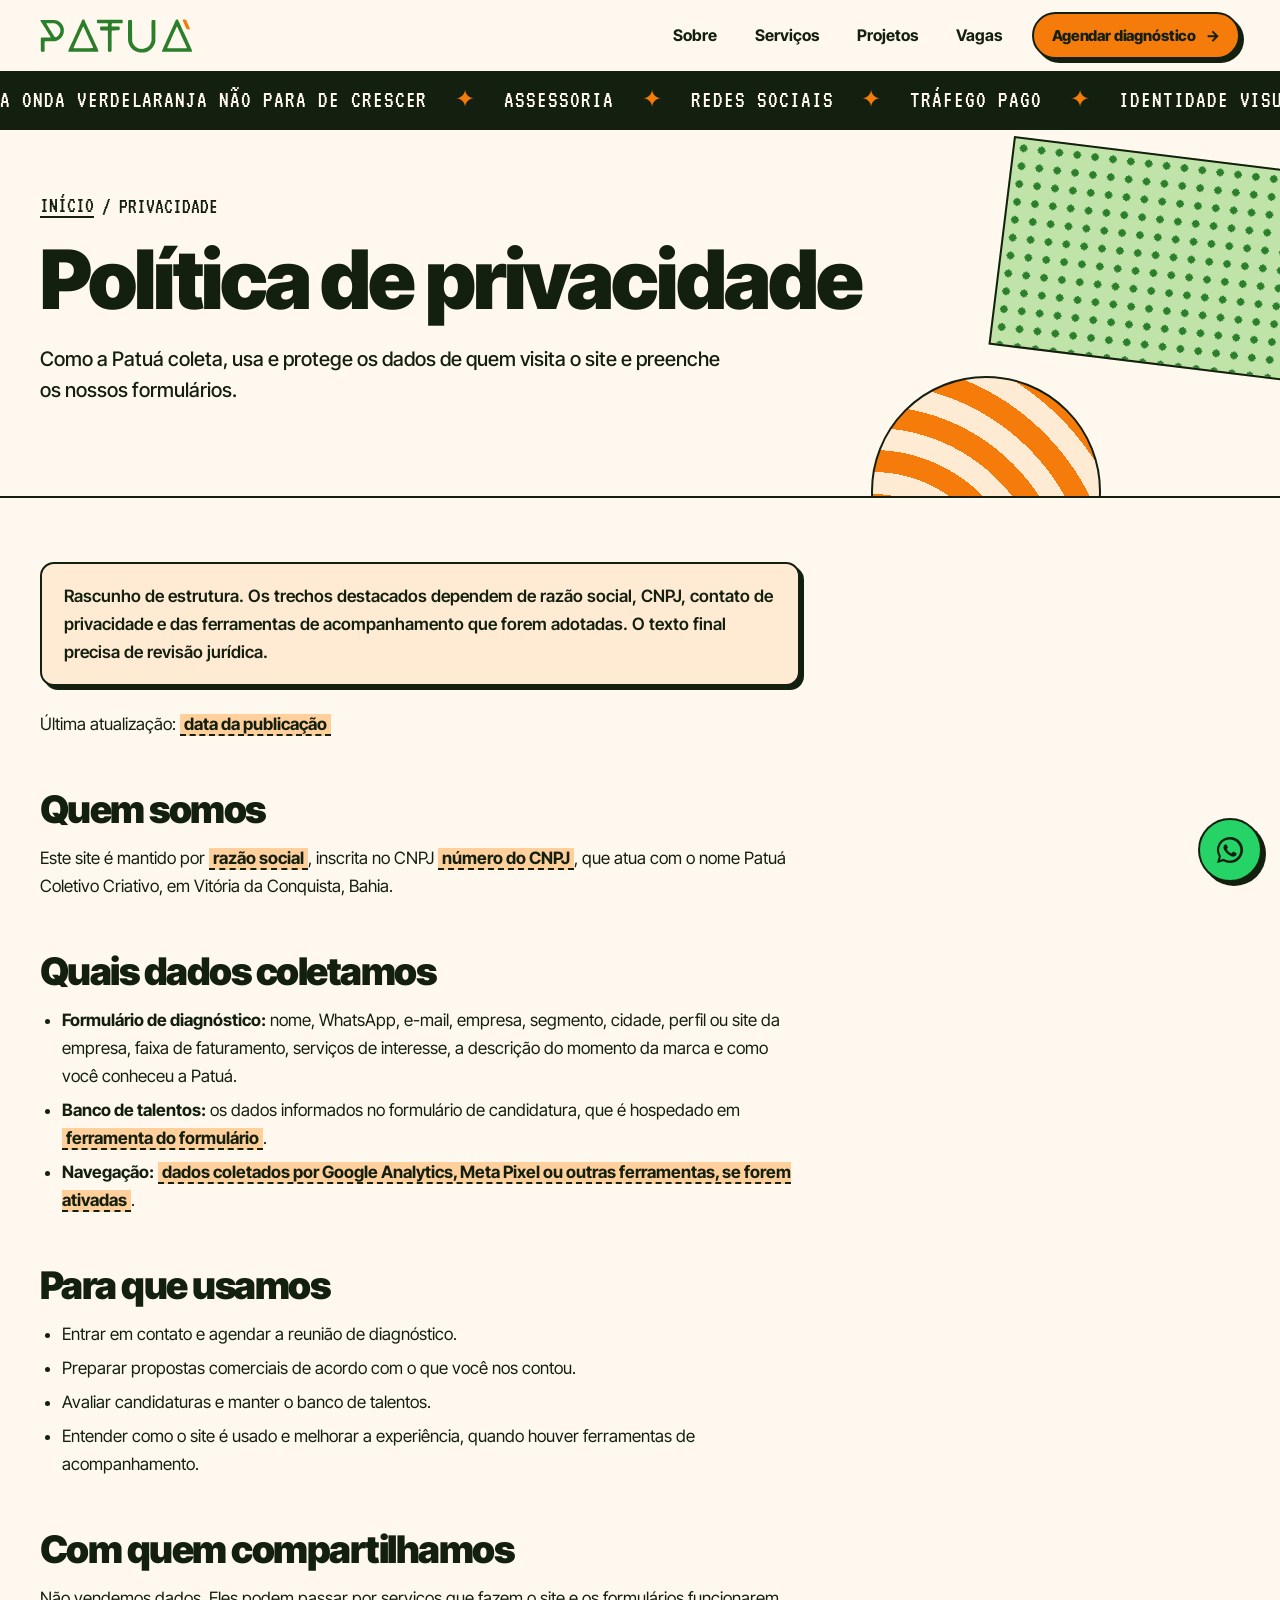
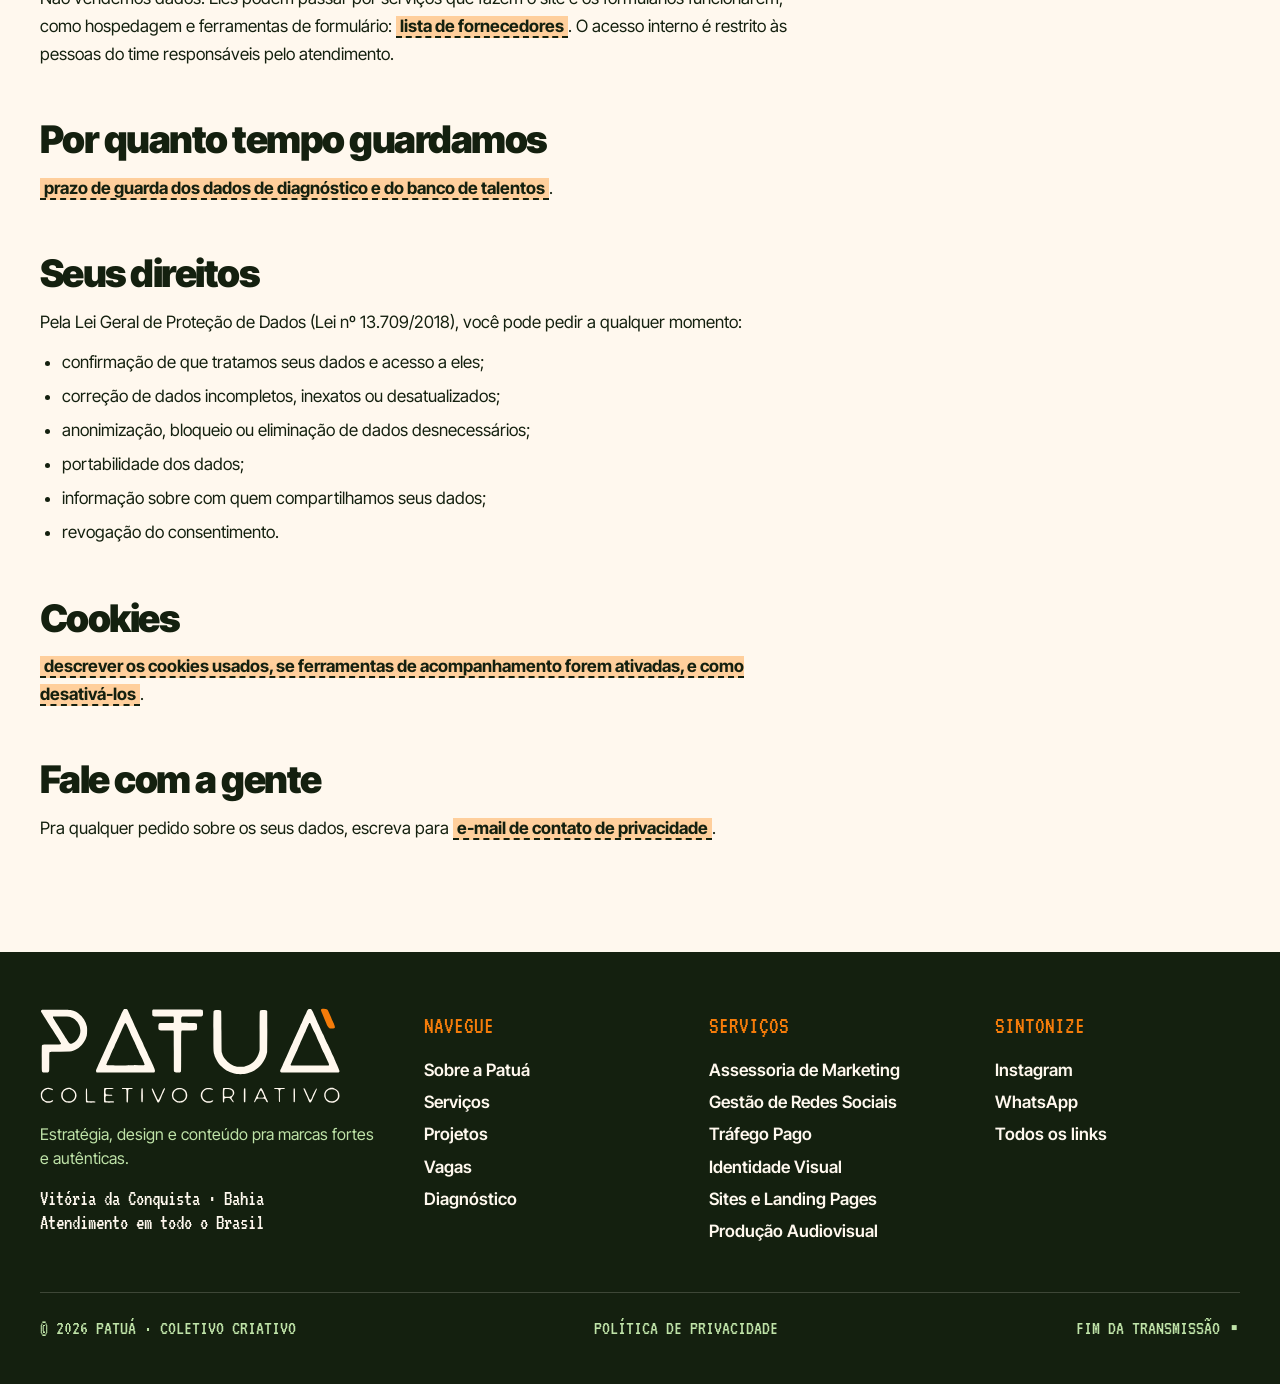
<file: privacidade.html>
<!doctype html>
<html lang="pt-BR">
<head>
<meta charset="utf-8">
<meta name="viewport" content="width=device-width,initial-scale=1,viewport-fit=cover">
<title>Política de privacidade · Patuá</title>
<meta name="description" content="Política de privacidade do site da Patuá Coletivo Criativo.">
<meta property="og:title" content="Política de privacidade · Patuá">
<meta property="og:description" content="Política de privacidade do site da Patuá Coletivo Criativo.">
<meta property="og:locale" content="pt_BR">
<link rel="preconnect" href="https://fonts.googleapis.com">
<link rel="preconnect" href="https://fonts.gstatic.com" crossorigin>
<link rel="stylesheet" href="https://fonts.googleapis.com/css2?family=Inter+Tight:ital,wght@0,400;0,500;0,600;0,700;0,800;0,900;1,800;1,900&family=VT323&display=swap">
<link rel="preload" href="cocobiker-sub.woff2" as="font" type="font/woff2" crossorigin>
<link rel="stylesheet" href="patua.css">
</head>
<body>

<header>
  <div class="wrap nav">
    <a class="marca" href="index.html" aria-label="Patuá, início"><svg class="logo-w" viewBox="197 121 1715 382" role="img" aria-label="Patuá"><path fill-rule="evenodd" fill="currentColor" d="M1319 498C1304 496 1272 485 1257 475C1249 470 1243 465 1231 454C1220 444 1210 430 1201 412C1195 400 1193 394 1190 382C1186 364 1186 349 1186 242C1186 144 1187 140 1188 138C1192 133 1195 132 1208 132C1223 132 1227 133 1230 138C1231 141 1232 148 1232 255C1233 365 1233 369 1235 376C1239 392 1244 401 1253 412C1269 434 1295 451 1321 456C1331 457 1351 457 1361 456C1370 454 1384 449 1391 445C1401 440 1414 430 1420 424C1433 410 1443 390 1448 371L1450 360L1450 253C1450 192 1450 144 1451 142C1451 139 1453 137 1454 135C1457 133 1458 132 1471 132C1486 132 1490 133 1493 138C1494 140 1494 165 1494 256L1493 372L1490 385C1483 409 1475 424 1462 441C1447 460 1426 476 1406 485C1390 491 1372 497 1361 498C1350 499 1331 499 1319 498ZM212 488C206 484 206 486 206 408C206 354 206 337 207 335C208 334 210 332 212 331C215 329 220 329 264 329C297 329 313 329 314 328C316 327 316 326 316 324C315 320 304 302 265 241C258 231 250 217 246 212C243 206 238 199 236 196C234 193 229 185 225 178C221 172 215 163 212 158C209 153 205 147 203 144C201 139 201 138 202 136C202 134 204 133 206 132C207 131 237 131 285 131C370 131 368 131 387 137C398 141 405 144 416 153C442 172 458 199 464 228C466 240 465 269 463 279C460 288 455 301 452 307C440 328 429 340 416 349C404 357 387 365 376 368L366 370L309 371C256 371 253 372 251 373C249 375 249 376 249 427C249 464 249 479 248 482C247 484 245 486 243 488C240 490 239 490 228 490C217 490 215 490 212 488ZM520 489C517 488 515 482 516 477C517 472 525 455 556 386C566 366 570 357 577 340C579 336 583 327 586 320C589 314 595 300 600 290C604 281 610 267 613 261C616 254 622 242 625 234C629 225 635 212 639 203C643 194 650 179 655 168C665 144 673 129 676 127C679 126 690 126 693 128C696 130 697 133 706 154C710 164 716 176 719 182C722 188 728 201 732 211C736 221 743 235 746 242C750 249 755 260 757 266C760 272 767 287 773 300C779 312 786 327 788 333C791 339 796 349 799 356C805 368 817 395 817 396C817 396 819 401 822 407C828 419 835 435 842 450C844 455 847 463 849 467C854 480 854 486 848 489C845 490 524 490 520 489ZM973 489C967 488 962 486 961 482C960 481 960 436 960 367C960 278 960 254 959 252L957 250L919 249C882 249 880 248 877 246C872 243 872 241 872 227C872 216 873 214 875 211C878 206 881 206 920 206L957 206L959 204C960 202 960 199 960 187C960 174 959 173 958 171C956 170 947 170 901 170C842 170 842 170 838 164C837 162 837 160 837 149C836 136 837 133 842 130C844 129 866 129 982 129C1109 129 1119 129 1122 131C1126 133 1127 138 1127 150C1127 162 1126 166 1121 168C1118 170 1110 170 1063 170C1031 170 1008 170 1007 171C1003 172 1002 178 1002 191C1002 200 1003 202 1004 204C1006 205 1009 206 1045 206C1080 206 1085 207 1088 208C1092 211 1093 214 1093 229C1092 245 1092 246 1084 248C1081 249 1065 249 1043 249C1021 249 1007 249 1006 250C1005 251 1004 253 1003 255C1002 257 1002 296 1002 370C1002 456 1002 481 1001 483C998 489 988 491 973 489ZM1571 488C1568 486 1566 482 1568 478C1568 477 1572 469 1576 460C1580 452 1583 445 1583 444C1583 443 1592 423 1602 402C1607 391 1614 375 1617 368C1620 361 1626 348 1629 341C1633 334 1639 320 1643 310C1647 300 1653 289 1655 284C1657 280 1660 273 1662 268C1673 245 1676 237 1680 229C1682 224 1685 217 1687 213C1689 209 1694 199 1697 191C1700 183 1706 171 1709 164C1712 158 1717 148 1719 142C1726 128 1727 126 1737 126C1746 126 1747 128 1754 143C1757 149 1762 161 1766 170C1770 178 1774 189 1776 192C1778 196 1783 208 1788 218C1793 228 1798 241 1800 246C1803 250 1808 264 1814 274C1819 286 1825 300 1828 306C1831 312 1836 323 1840 330C1843 338 1850 351 1854 360C1857 369 1864 383 1867 390C1871 397 1876 409 1879 416C1882 423 1888 437 1893 448C1907 480 1908 482 1904 487L1901 490L1738 490C1578 490 1574 490 1571 488ZM792 447C793 446 793 444 792 441C791 437 781 413 774 400C767 385 757 364 757 361C756 360 752 352 748 343C744 334 738 321 735 314C727 296 725 292 717 276C714 268 708 255 705 248C697 230 689 213 687 210C684 208 682 207 680 209C680 210 677 215 675 220C673 225 669 234 666 239C664 244 659 255 656 262C646 284 641 296 636 306C633 312 628 323 624 332C621 341 616 352 613 357C607 370 604 378 597 394C588 415 587 417 581 428C578 435 576 441 575 443C574 449 566 449 684 449C784 449 791 448 792 447ZM1846 447C1847 445 1846 443 1843 434C1838 425 1830 406 1821 387C1819 382 1816 376 1815 374C1813 372 1811 367 1800 342C1799 338 1795 330 1793 325C1781 301 1779 295 1774 283C1771 276 1767 267 1765 263C1762 259 1756 245 1750 232C1744 218 1739 207 1738 207C1737 206 1736 206 1734 207C1733 209 1726 221 1719 238C1717 244 1713 253 1710 260C1707 266 1700 281 1695 293C1689 305 1683 320 1680 326C1677 331 1672 344 1668 353C1664 363 1658 376 1655 382C1650 392 1644 406 1635 426C1633 430 1631 436 1629 439C1627 444 1627 445 1628 447L1629 449L1737 449L1845 449L1846 447ZM382 322C400 313 413 298 422 276C435 242 419 200 385 180C368 170 367 170 316 169C284 169 272 169 271 170C268 173 270 177 281 194C287 204 297 219 302 227C307 236 315 248 319 254C323 260 329 270 333 277C337 283 342 291 344 294C347 298 351 305 354 310C365 328 367 328 382 322Z"/><path class="acento" fill="var(--laranja)" d="M1849 236C1845 234 1840 229 1837 223C1836 221 1833 214 1830 206C1823 190 1817 176 1812 164C1807 153 1800 136 1800 133C1800 127 1808 125 1823 126C1838 127 1840 129 1854 165C1859 177 1865 191 1867 195C1878 218 1881 228 1880 232C1878 237 1874 238 1863 238C1856 238 1852 237 1849 236Z"/></svg></a>
    <nav aria-label="Principal">
      <a class="l" href="sobre.html">Sobre</a><a class="l" href="servicos.html">Serviços</a><a class="l" href="projetos.html">Projetos</a><a class="l" href="vagas.html">Vagas</a>
      <a class="btn btn-l" href="diagnostico.html">Agendar diagnóstico <span class="seta">→</span></a>
      <button class="menu-btn" type="button" aria-expanded="false" aria-controls="gaveta"><i></i>MENU</button>
    </nav>
  </div>
  <div class="gaveta" id="gaveta"><div class="wrap"><a class="g" href="index.html">Início</a><a class="g" href="sobre.html">Sobre</a><a class="g" href="servicos.html">Serviços</a><a class="g" href="projetos.html">Projetos</a><a class="g" href="vagas.html">Vagas</a><a class="btn btn-l" href="diagnostico.html">Agendar diagnóstico <span class="seta">→</span></a></div></div>
</header>
<div class="ticker" aria-hidden="true"><div class="trilho"><span>A ONDA VERDELARANJA NÃO PARA DE CRESCER <i>✦</i> ASSESSORIA <i>✦</i> REDES SOCIAIS <i>✦</i> TRÁFEGO PAGO <i>✦</i> IDENTIDADE VISUAL <i>✦</i> SITES <i>✦</i> AUDIOVISUAL <i>✦</i> <b>DE VITÓRIA DA CONQUISTA PRO BRASIL</b> <i>✦</i></span><span>A ONDA VERDELARANJA NÃO PARA DE CRESCER <i>✦</i> ASSESSORIA <i>✦</i> REDES SOCIAIS <i>✦</i> TRÁFEGO PAGO <i>✦</i> IDENTIDADE VISUAL <i>✦</i> SITES <i>✦</i> AUDIOVISUAL <i>✦</i> <b>DE VITÓRIA DA CONQUISTA PRO BRASIL</b> <i>✦</i></span></div></div>

<main id="inicio">

<section class="ph ">
  <div class="d1 p-bolinha" aria-hidden="true"></div>
  <div class="d2 p-arco" aria-hidden="true"></div>
  
  <div class="wrap">
    <nav class="migalha" aria-label="Você está em"><a href="index.html">INÍCIO</a> <span>/</span> <span aria-current="page">PRIVACIDADE</span></nav>
    <h1>Política de privacidade</h1>
    <p class="lead">Como a Patuá coleta, usa e protege os dados de quem visita o site e preenche os nossos formulários.</p>
    
  </div>
</section>
<section class="sec creme" style="padding-top:64px">
  <div class="wrap">
    <div class="prose">
      <p class="aviso">Rascunho de estrutura. Os trechos destacados dependem de razão social, CNPJ, contato de privacidade e das ferramentas de acompanhamento que forem adotadas. O texto final precisa de revisão jurídica.</p>
      <p style="margin-top:24px">Última atualização: <span class="preencher">data da publicação</span></p>

      <h2>Quem somos</h2>
      <p>Este site é mantido por <span class="preencher">razão social</span>, inscrita no CNPJ <span class="preencher">número do CNPJ</span>, que atua com o nome Patuá Coletivo Criativo, em Vitória da Conquista, Bahia.</p>

      <h2>Quais dados coletamos</h2>
      <ul>
        <li><b>Formulário de diagnóstico:</b> nome, WhatsApp, e-mail, empresa, segmento, cidade, perfil ou site da empresa, faixa de faturamento, serviços de interesse, a descrição do momento da marca e como você conheceu a Patuá.</li>
        <li><b>Banco de talentos:</b> os dados informados no formulário de candidatura, que é hospedado em <span class="preencher">ferramenta do formulário</span>.</li>
        <li><b>Navegação:</b> <span class="preencher">dados coletados por Google Analytics, Meta Pixel ou outras ferramentas, se forem ativadas</span>.</li>
      </ul>

      <h2>Para que usamos</h2>
      <ul>
        <li>Entrar em contato e agendar a reunião de diagnóstico.</li>
        <li>Preparar propostas comerciais de acordo com o que você nos contou.</li>
        <li>Avaliar candidaturas e manter o banco de talentos.</li>
        <li>Entender como o site é usado e melhorar a experiência, quando houver ferramentas de acompanhamento.</li>
      </ul>

      <h2>Com quem compartilhamos</h2>
      <p>Não vendemos dados. Eles podem passar por serviços que fazem o site e os formulários funcionarem, como hospedagem e ferramentas de formulário: <span class="preencher">lista de fornecedores</span>. O acesso interno é restrito às pessoas do time responsáveis pelo atendimento.</p>

      <h2>Por quanto tempo guardamos</h2>
      <p><span class="preencher">prazo de guarda dos dados de diagnóstico e do banco de talentos</span>.</p>

      <h2>Seus direitos</h2>
      <p>Pela Lei Geral de Proteção de Dados (Lei nº 13.709/2018), você pode pedir a qualquer momento:</p>
      <ul>
        <li>confirmação de que tratamos seus dados e acesso a eles;</li>
        <li>correção de dados incompletos, inexatos ou desatualizados;</li>
        <li>anonimização, bloqueio ou eliminação de dados desnecessários;</li>
        <li>portabilidade dos dados;</li>
        <li>informação sobre com quem compartilhamos seus dados;</li>
        <li>revogação do consentimento.</li>
      </ul>

      <h2>Cookies</h2>
      <p><span class="preencher">descrever os cookies usados, se ferramentas de acompanhamento forem ativadas, e como desativá-los</span>.</p>

      <h2>Fale com a gente</h2>
      <p>Pra qualquer pedido sobre os seus dados, escreva para <span class="preencher">e-mail de contato de privacidade</span>.</p>
    </div>
  </div>
</section>
</main>

<footer>
  <div class="wrap">
    <div class="foot">
      <div><a class="marca" href="index.html" style="background:none;padding:0" aria-label="Patuá, voltar ao início"><svg class="logo-f" viewBox="196 121 1713 544" role="img" aria-label="Patuá, Coletivo Criativo"><path fill-rule="evenodd" fill="currentColor" d="M1319 498C1304 496 1272 485 1257 475C1249 470 1243 465 1231 454C1220 444 1210 430 1201 412C1195 400 1193 394 1190 382C1186 364 1186 349 1186 242C1186 144 1187 140 1188 138C1192 133 1195 132 1208 132C1223 132 1227 133 1230 138C1231 141 1232 148 1232 255C1233 365 1233 369 1235 376C1239 392 1244 401 1253 412C1269 434 1295 451 1321 456C1331 457 1351 457 1361 456C1370 454 1384 449 1391 445C1401 440 1414 430 1420 424C1433 410 1443 390 1448 371L1450 360L1450 253C1450 192 1450 144 1451 142C1451 139 1453 137 1454 135C1457 133 1458 132 1471 132C1486 132 1490 133 1493 138C1494 140 1494 165 1494 256L1493 372L1490 385C1483 409 1475 424 1462 441C1447 460 1426 476 1406 485C1390 491 1372 497 1361 498C1350 499 1331 499 1319 498ZM212 488C206 484 206 486 206 408C206 354 206 337 207 335C208 334 210 332 212 331C215 329 220 329 264 329C297 329 313 329 314 328C316 327 316 326 316 324C315 320 304 302 265 241C258 231 250 217 246 212C243 206 238 199 236 196C234 193 229 185 225 178C221 172 215 163 212 158C209 153 205 147 203 144C201 139 201 138 202 136C202 134 204 133 206 132C207 131 237 131 285 131C370 131 368 131 387 137C398 141 405 144 416 153C442 172 458 199 464 228C466 240 465 269 463 279C460 288 455 301 452 307C440 328 429 340 416 349C404 357 387 365 376 368L366 370L309 371C256 371 253 372 251 373C249 375 249 376 249 427C249 464 249 479 248 482C247 484 245 486 243 488C240 490 239 490 228 490C217 490 215 490 212 488ZM520 489C517 488 515 482 516 477C517 472 525 455 556 386C566 366 570 357 577 340C579 336 583 327 586 320C589 314 595 300 600 290C604 281 610 267 613 261C616 254 622 242 625 234C629 225 635 212 639 203C643 194 650 179 655 168C665 144 673 129 676 127C679 126 690 126 693 128C696 130 697 133 706 154C710 164 716 176 719 182C722 188 728 201 732 211C736 221 743 235 746 242C750 249 755 260 757 266C760 272 767 287 773 300C779 312 786 327 788 333C791 339 796 349 799 356C805 368 817 395 817 396C817 396 819 401 822 407C828 419 835 435 842 450C844 455 847 463 849 467C854 480 854 486 848 489C845 490 524 490 520 489ZM973 489C967 488 962 486 961 482C960 481 960 436 960 367C960 278 960 254 959 252L957 250L919 249C882 249 880 248 877 246C872 243 872 241 872 227C872 216 873 214 875 211C878 206 881 206 920 206L957 206L959 204C960 202 960 199 960 187C960 174 959 173 958 171C956 170 947 170 901 170C842 170 842 170 838 164C837 162 837 160 837 149C836 136 837 133 842 130C844 129 866 129 982 129C1109 129 1119 129 1122 131C1126 133 1127 138 1127 150C1127 162 1126 166 1121 168C1118 170 1110 170 1063 170C1031 170 1008 170 1007 171C1003 172 1002 178 1002 191C1002 200 1003 202 1004 204C1006 205 1009 206 1045 206C1080 206 1085 207 1088 208C1092 211 1093 214 1093 229C1092 245 1092 246 1084 248C1081 249 1065 249 1043 249C1021 249 1007 249 1006 250C1005 251 1004 253 1003 255C1002 257 1002 296 1002 370C1002 456 1002 481 1001 483C998 489 988 491 973 489ZM1571 488C1568 486 1566 482 1568 478C1568 477 1572 469 1576 460C1580 452 1583 445 1583 444C1583 443 1592 423 1602 402C1607 391 1614 375 1617 368C1620 361 1626 348 1629 341C1633 334 1639 320 1643 310C1647 300 1653 289 1655 284C1657 280 1660 273 1662 268C1673 245 1676 237 1680 229C1682 224 1685 217 1687 213C1689 209 1694 199 1697 191C1700 183 1706 171 1709 164C1712 158 1717 148 1719 142C1726 128 1727 126 1737 126C1746 126 1747 128 1754 143C1757 149 1762 161 1766 170C1770 178 1774 189 1776 192C1778 196 1783 208 1788 218C1793 228 1798 241 1800 246C1803 250 1808 264 1814 274C1819 286 1825 300 1828 306C1831 312 1836 323 1840 330C1843 338 1850 351 1854 360C1857 369 1864 383 1867 390C1871 397 1876 409 1879 416C1882 423 1888 437 1893 448C1907 480 1908 482 1904 487L1901 490L1738 490C1578 490 1574 490 1571 488ZM792 447C793 446 793 444 792 441C791 437 781 413 774 400C767 385 757 364 757 361C756 360 752 352 748 343C744 334 738 321 735 314C727 296 725 292 717 276C714 268 708 255 705 248C697 230 689 213 687 210C684 208 682 207 680 209C680 210 677 215 675 220C673 225 669 234 666 239C664 244 659 255 656 262C646 284 641 296 636 306C633 312 628 323 624 332C621 341 616 352 613 357C607 370 604 378 597 394C588 415 587 417 581 428C578 435 576 441 575 443C574 449 566 449 684 449C784 449 791 448 792 447ZM1846 447C1847 445 1846 443 1843 434C1838 425 1830 406 1821 387C1819 382 1816 376 1815 374C1813 372 1811 367 1800 342C1799 338 1795 330 1793 325C1781 301 1779 295 1774 283C1771 276 1767 267 1765 263C1762 259 1756 245 1750 232C1744 218 1739 207 1738 207C1737 206 1736 206 1734 207C1733 209 1726 221 1719 238C1717 244 1713 253 1710 260C1707 266 1700 281 1695 293C1689 305 1683 320 1680 326C1677 331 1672 344 1668 353C1664 363 1658 376 1655 382C1650 392 1644 406 1635 426C1633 430 1631 436 1629 439C1627 444 1627 445 1628 447L1629 449L1737 449L1845 449L1846 447ZM382 322C400 313 413 298 422 276C435 242 419 200 385 180C368 170 367 170 316 169C284 169 272 169 271 170C268 173 270 177 281 194C287 204 297 219 302 227C307 236 315 248 319 254C323 260 329 270 333 277C337 283 342 291 344 294C347 298 351 305 354 310C365 328 367 328 382 322ZM230 661C225 659 213 651 209 647C208 645 205 641 204 637C201 631 201 630 201 621C200 608 201 605 206 597C213 586 229 577 243 577C256 577 271 584 270 589C269 591 266 590 256 587C248 583 241 583 232 586C223 590 221 591 216 598C208 607 206 619 210 631C211 635 213 638 218 644C227 653 232 654 246 654C253 654 255 653 261 650C267 647 271 647 271 650C271 652 266 657 260 659C254 662 237 663 230 661ZM347 661C342 659 336 655 330 650C320 640 316 631 317 616C318 606 319 602 326 594C333 584 345 578 359 577C367 577 368 577 376 580C396 588 407 606 404 626C403 630 402 635 401 636C396 647 385 657 374 660C368 662 354 662 347 661ZM464 661C462 661 461 660 460 659C458 658 458 655 458 621C458 584 458 580 462 580C465 580 465 584 465 616C465 647 465 649 467 651C469 653 469 654 489 654C500 654 510 655 511 655C513 657 512 660 509 661C507 662 468 662 464 661ZM565 661C564 660 563 659 562 658C561 655 561 586 562 582C562 581 563 579 564 579C567 577 613 578 615 579C616 580 616 581 614 582C613 584 610 584 594 584C577 584 576 584 573 586C571 589 571 590 570 596C570 606 571 611 574 614C576 616 576 616 591 616C607 616 609 616 609 619C609 622 606 622 590 622L575 622L573 625C570 628 570 629 570 639C570 654 569 654 595 654C607 654 616 654 617 655C620 657 619 660 616 661C612 662 568 662 565 661ZM980 661C970 657 958 647 953 638C952 635 951 630 950 626C948 617 950 607 953 600C957 593 966 585 975 581C982 578 983 578 992 578C1002 578 1003 578 1010 581C1023 586 1029 591 1034 604C1038 616 1038 628 1032 639C1027 648 1015 658 1006 661C999 662 986 662 980 661ZM1145 661C1132 657 1118 642 1115 629C1113 620 1114 609 1117 603C1122 594 1130 586 1140 581C1147 578 1148 578 1158 578C1168 578 1169 578 1176 581C1181 584 1183 585 1183 587C1183 590 1180 590 1172 587C1164 584 1152 584 1144 587C1130 592 1120 610 1123 625C1125 636 1132 646 1142 651C1147 653 1148 654 1158 654C1168 654 1170 653 1175 651C1182 648 1184 647 1185 650C1185 652 1180 657 1175 659C1169 662 1152 663 1145 661ZM1851 661C1844 659 1839 656 1831 649C1826 643 1824 640 1822 634C1819 628 1819 626 1819 618C1819 609 1820 608 1823 601C1828 591 1834 586 1844 581C1850 578 1853 578 1860 577C1868 577 1870 577 1877 580C1897 588 1906 600 1906 620C1906 630 1904 636 1899 643C1895 650 1883 658 1876 660C1870 662 1857 662 1851 661ZM692 659C690 658 690 654 690 623C690 582 691 584 677 584C671 584 666 584 666 583C664 583 663 579 665 578C666 578 679 578 694 578C719 578 722 578 724 579C727 582 723 584 713 584C706 584 704 584 702 586L700 588L699 623C699 656 698 658 697 660C694 661 694 661 692 659ZM867 659C866 657 864 655 864 652C863 650 859 642 855 633C844 611 834 587 834 583C834 581 834 580 836 580C839 580 840 582 843 588C844 591 848 599 851 606C854 612 859 622 861 628C867 643 868 644 871 645C872 645 873 644 875 642C878 636 887 619 891 608C902 582 903 579 907 579C912 579 911 582 901 603C898 608 894 618 891 625C886 640 878 656 875 659C872 662 870 662 867 659ZM1735 659C1732 656 1729 649 1722 630C1718 622 1712 608 1708 600C1700 584 1699 579 1703 579C1708 579 1710 583 1720 608C1726 623 1735 642 1736 644C1738 645 1741 645 1743 643C1744 642 1746 638 1752 623C1754 618 1759 607 1764 598C1771 584 1773 580 1775 580C1777 580 1777 580 1777 582C1777 586 1770 603 1761 622C1757 630 1753 639 1753 640C1752 641 1750 646 1748 651C1743 661 1740 663 1735 659ZM776 658C775 657 774 650 774 621C774 601 775 583 775 582C776 579 780 578 782 580C784 582 784 656 782 658C780 660 778 660 776 658ZM1241 658C1240 657 1240 644 1240 618C1240 582 1241 581 1242 579C1244 578 1248 578 1263 578C1280 578 1282 579 1287 581C1295 584 1299 588 1303 595C1308 606 1305 617 1295 627C1288 634 1288 636 1297 648C1302 655 1303 658 1301 659C1299 661 1297 659 1289 648C1280 635 1279 635 1263 635C1249 636 1248 636 1248 649C1248 654 1248 658 1247 659C1245 661 1242 660 1241 658ZM1362 658C1360 657 1360 652 1360 620C1360 599 1360 583 1361 582C1362 578 1366 578 1368 581C1369 582 1369 596 1369 620C1369 643 1369 657 1368 658C1367 661 1364 661 1362 658ZM1418 658C1418 657 1419 655 1420 653C1421 650 1425 642 1428 634C1431 626 1439 610 1444 599C1454 579 1456 577 1460 579C1461 580 1463 582 1464 584C1465 587 1467 590 1468 591C1470 593 1478 612 1482 622C1483 625 1487 634 1491 642C1495 650 1498 657 1498 658C1497 660 1493 661 1491 658C1490 658 1488 654 1486 650C1481 639 1480 639 1458 638C1435 638 1433 639 1427 652C1424 659 1420 662 1418 658ZM1645 658C1644 657 1644 650 1644 619C1644 586 1644 582 1645 580C1647 578 1650 579 1651 583C1652 584 1652 600 1652 621C1652 654 1652 657 1650 658C1648 660 1647 660 1645 658ZM1561 656C1560 656 1560 640 1560 623C1560 602 1560 590 1559 589C1557 585 1554 584 1545 584C1538 584 1536 584 1534 582C1533 581 1533 581 1534 579C1535 578 1541 578 1564 578C1593 578 1596 578 1593 582C1593 583 1590 584 1582 584C1577 584 1572 585 1571 585C1570 586 1568 588 1568 590C1566 592 1566 597 1566 623C1566 640 1566 655 1566 656C1565 658 1562 659 1561 656ZM373 653C389 647 400 627 395 610C391 597 383 589 370 586C362 583 357 584 348 587C335 591 328 600 326 613C323 632 332 647 348 653C354 654 367 654 373 653ZM1009 651C1017 647 1021 643 1025 635C1028 629 1028 628 1028 620C1028 608 1026 602 1019 595C1012 587 1005 585 993 585C976 585 965 593 959 609C955 622 958 635 968 644C976 652 982 654 994 654C1002 653 1005 653 1009 651ZM1878 651C1885 648 1892 641 1895 634C1897 630 1897 628 1897 620C1897 608 1896 605 1890 597C1881 584 1862 581 1846 588C1838 592 1834 596 1830 604C1827 610 1827 612 1827 619C1827 632 1831 641 1842 648C1849 653 1853 654 1864 654C1872 653 1874 653 1878 651ZM1473 631C1475 630 1476 628 1476 626C1476 624 1462 595 1459 593C1456 590 1454 593 1449 605C1446 611 1443 619 1442 621C1438 627 1438 628 1441 631C1443 634 1444 634 1457 634C1470 634 1471 633 1473 631ZM1281 626C1293 622 1297 617 1297 606C1297 596 1292 589 1282 586C1278 585 1257 583 1254 584C1249 586 1248 590 1248 608L1248 623L1251 626C1254 628 1255 628 1264 628C1272 628 1277 627 1281 626Z"/><path class="acento" fill="var(--laranja)" d="M1849 236C1845 234 1840 229 1837 223C1836 221 1833 214 1830 206C1823 190 1817 176 1812 164C1807 153 1800 136 1800 133C1800 127 1808 125 1823 126C1838 127 1840 129 1854 165C1859 177 1865 191 1867 195C1878 218 1881 228 1880 232C1878 237 1874 238 1863 238C1856 238 1852 237 1849 236Z"/></svg></a><p style="margin-top:18px">Estratégia, design e conteúdo pra marcas fortes e autênticas.</p><p class="end">Vitória da Conquista · Bahia<br>Atendimento em todo o Brasil</p></div>
      <div><div class="k">NAVEGUE</div><a href="sobre.html">Sobre a Patuá</a><a href="servicos.html">Serviços</a><a href="projetos.html">Projetos</a><a href="vagas.html">Vagas</a><a href="diagnostico.html">Diagnóstico</a></div>
      <div><div class="k">SERVIÇOS</div><a href="servico-assessoria-de-marketing.html">Assessoria de Marketing</a><a href="servico-gestao-de-redes-sociais.html">Gestão de Redes Sociais</a><a href="servico-trafego-pago.html">Tráfego Pago</a><a href="servico-identidade-visual.html">Identidade Visual</a><a href="servico-sites-e-landing-pages.html">Sites e Landing Pages</a><a href="servico-producao-audiovisual.html">Produção Audiovisual</a></div>
      <div><div class="k">SINTONIZE</div><a href="https://www.instagram.com/agencia.patua/" target="_blank" rel="noopener">Instagram</a><a href="diagnostico.html" data-wa>WhatsApp</a><a href="https://beacons.page/agencia.patua" target="_blank" rel="noopener">Todos os links</a></div>
    </div>
    <div class="legal"><span>© 2026 PATUÁ · COLETIVO CRIATIVO</span><a href="privacidade.html">POLÍTICA DE PRIVACIDADE</a><span>FIM DA TRANSMISSÃO ▪</span></div>
  </div>
</footer>

<a class="wa" href="diagnostico.html" data-wa aria-label="Falar com a Patuá no WhatsApp"><svg viewBox="0 0 32 32" aria-hidden="true"><path fill="currentColor" d="M16 3a13 13 0 0 0-11.2 19.6L3 29l6.6-1.7A13 13 0 1 0 16 3Zm0 23.6c-2 0-4-.6-5.7-1.6l-.4-.2-3.9 1 1-3.8-.3-.4A10.6 10.6 0 1 1 16 26.6Zm5.8-7.9c-.3-.2-1.9-.9-2.2-1-.3-.1-.5-.2-.7.2l-1 1.2c-.2.2-.4.2-.7.1a8.7 8.7 0 0 1-4.3-3.8c-.3-.5.3-.5.9-1.6.1-.2 0-.4 0-.5l-1-2.4c-.3-.6-.5-.5-.7-.5h-.6c-.2 0-.6.1-.9.4-.3.3-1.1 1.1-1.1 2.7s1.2 3.1 1.3 3.3c.2.2 2.3 3.5 5.5 4.9 2 .9 2.8.9 3.8.8.6-.1 1.9-.8 2.2-1.5.3-.7.3-1.4.2-1.5l-.7-.8Z"/></svg><span class="bal">chama no zap</span></a>
<script src="patua.js"></script>
</body>
</html>
</file>
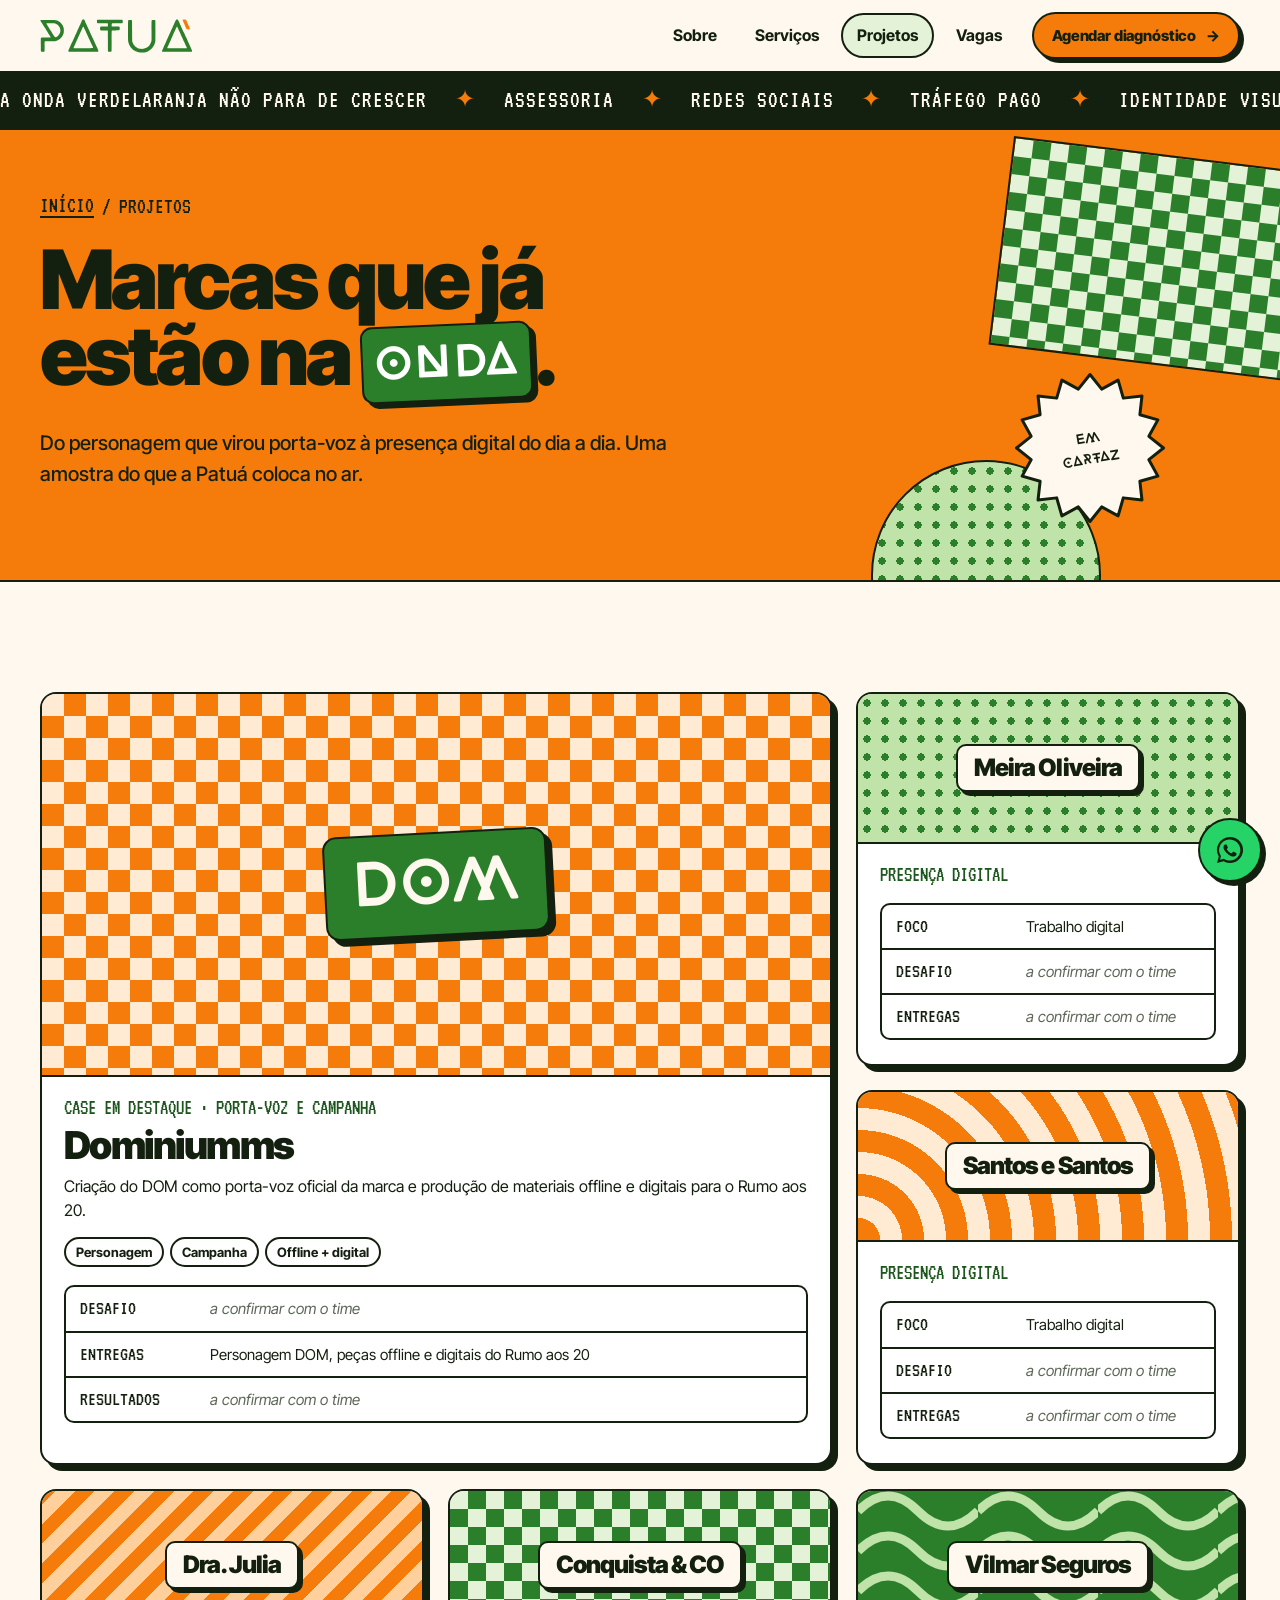
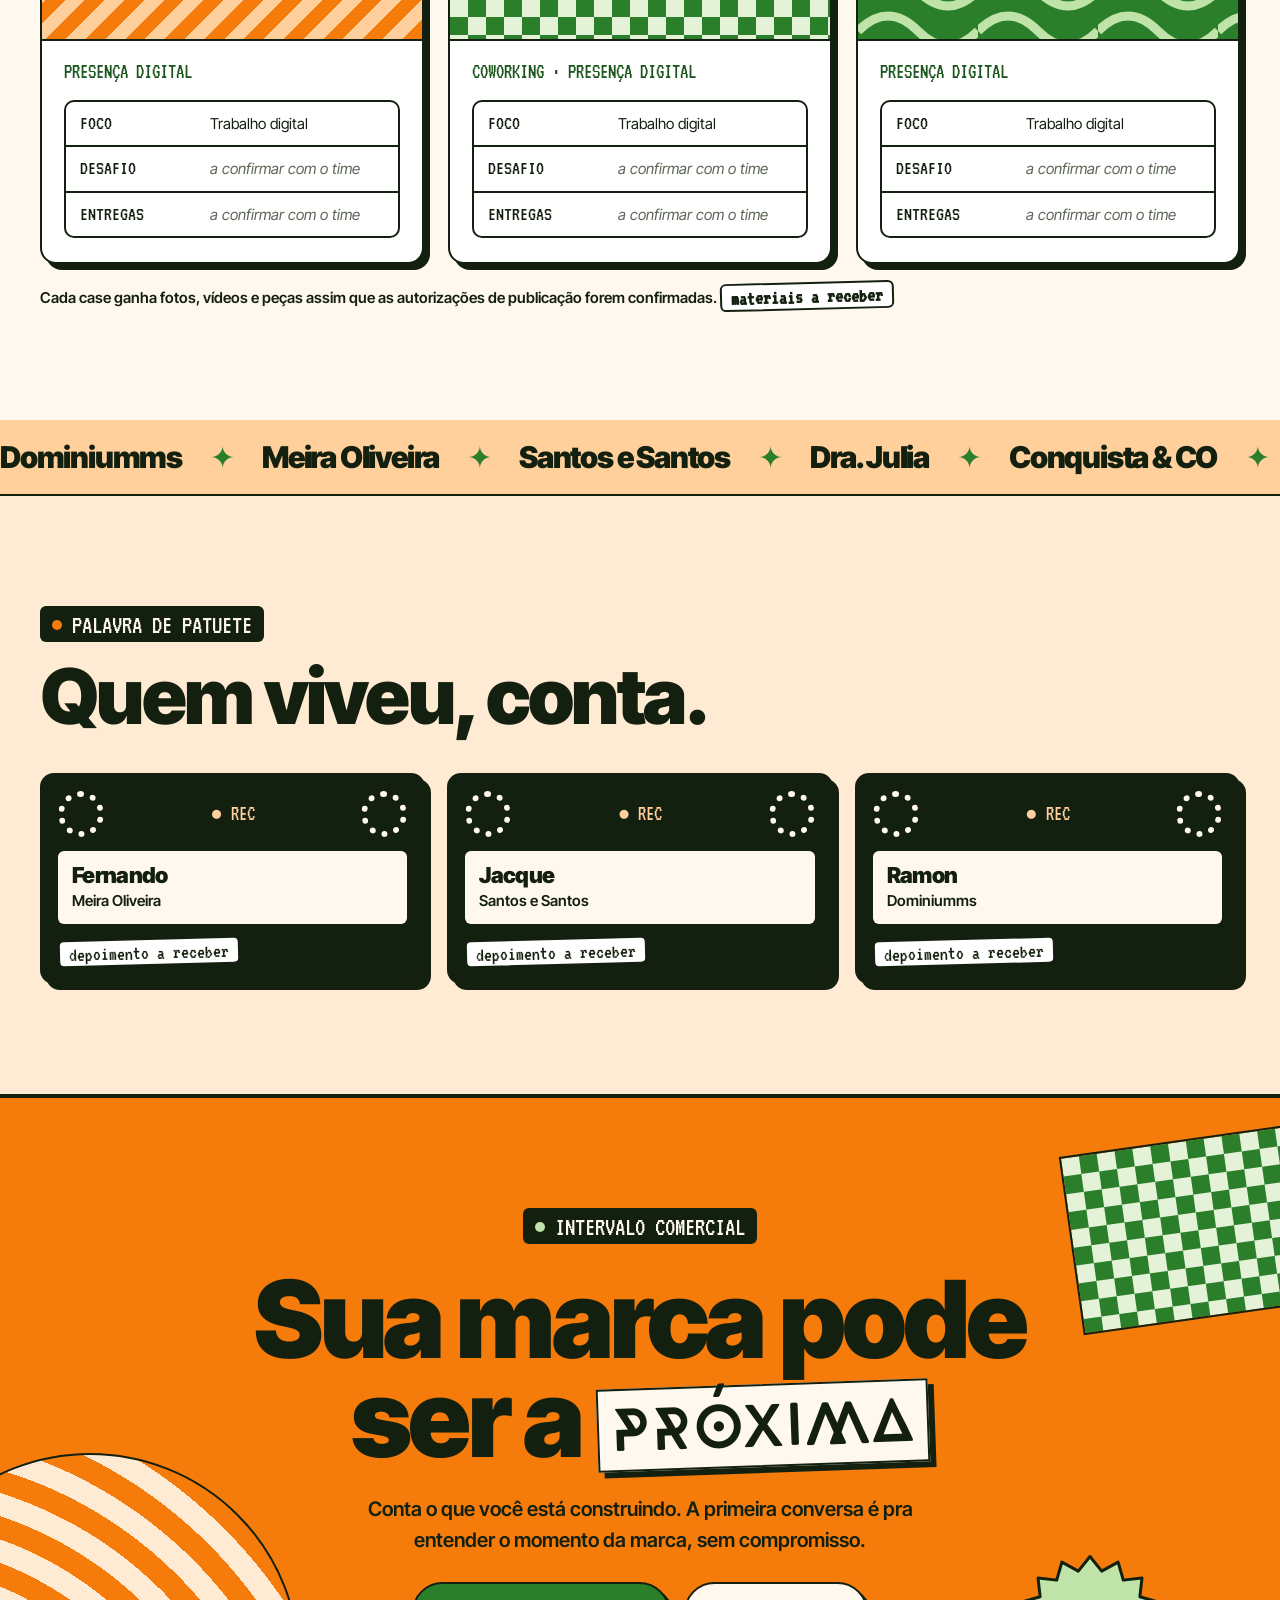
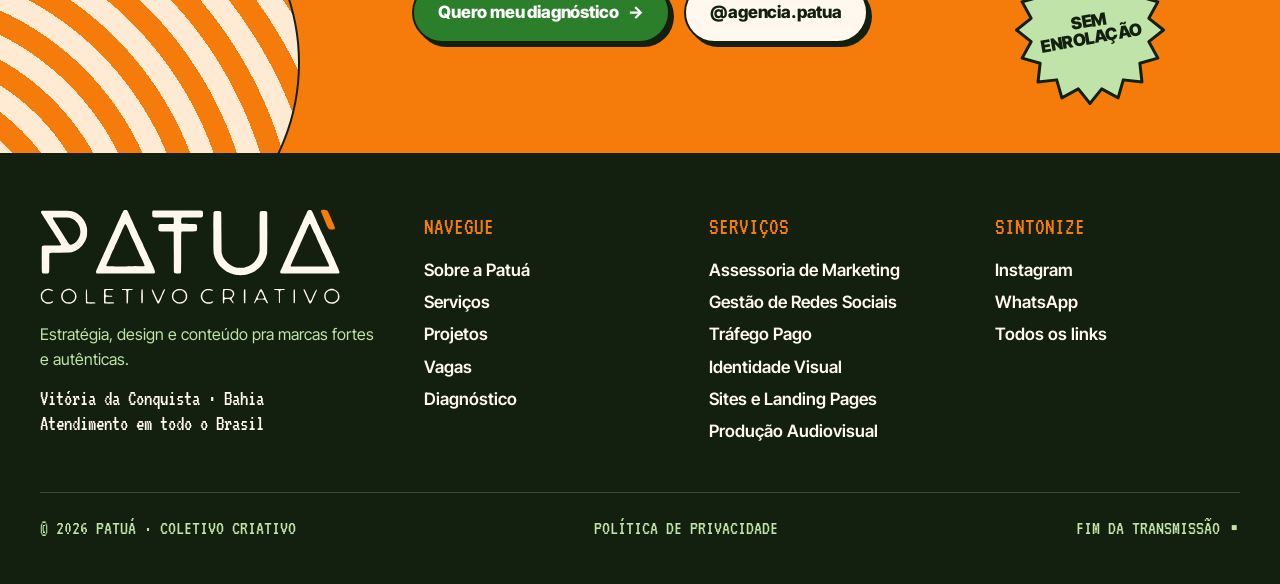
<file: projetos.html>
<!doctype html>
<html lang="pt-BR">
<head>
<meta charset="utf-8">
<meta name="viewport" content="width=device-width,initial-scale=1,viewport-fit=cover">
<title>Projetos · Patuá Coletivo Criativo</title>
<meta name="description" content="Cases da Patuá: Dominiumms, Meira Oliveira, Santos e Santos, Dra. Julia, Conquista & CO e Vilmar Seguros.">
<meta property="og:title" content="Projetos · Patuá Coletivo Criativo">
<meta property="og:description" content="Cases da Patuá: Dominiumms, Meira Oliveira, Santos e Santos, Dra. Julia, Conquista & CO e Vilmar Seguros.">
<meta property="og:locale" content="pt_BR">
<link rel="preconnect" href="https://fonts.googleapis.com">
<link rel="preconnect" href="https://fonts.gstatic.com" crossorigin>
<link rel="stylesheet" href="https://fonts.googleapis.com/css2?family=Inter+Tight:ital,wght@0,400;0,500;0,600;0,700;0,800;0,900;1,800;1,900&family=VT323&display=swap">
<link rel="preload" href="cocobiker-sub.woff2" as="font" type="font/woff2" crossorigin>
<link rel="stylesheet" href="patua.css">
</head>
<body>

<header>
  <div class="wrap nav">
    <a class="marca" href="index.html" aria-label="Patuá, início"><svg class="logo-w" viewBox="197 121 1715 382" role="img" aria-label="Patuá"><path fill-rule="evenodd" fill="currentColor" d="M1319 498C1304 496 1272 485 1257 475C1249 470 1243 465 1231 454C1220 444 1210 430 1201 412C1195 400 1193 394 1190 382C1186 364 1186 349 1186 242C1186 144 1187 140 1188 138C1192 133 1195 132 1208 132C1223 132 1227 133 1230 138C1231 141 1232 148 1232 255C1233 365 1233 369 1235 376C1239 392 1244 401 1253 412C1269 434 1295 451 1321 456C1331 457 1351 457 1361 456C1370 454 1384 449 1391 445C1401 440 1414 430 1420 424C1433 410 1443 390 1448 371L1450 360L1450 253C1450 192 1450 144 1451 142C1451 139 1453 137 1454 135C1457 133 1458 132 1471 132C1486 132 1490 133 1493 138C1494 140 1494 165 1494 256L1493 372L1490 385C1483 409 1475 424 1462 441C1447 460 1426 476 1406 485C1390 491 1372 497 1361 498C1350 499 1331 499 1319 498ZM212 488C206 484 206 486 206 408C206 354 206 337 207 335C208 334 210 332 212 331C215 329 220 329 264 329C297 329 313 329 314 328C316 327 316 326 316 324C315 320 304 302 265 241C258 231 250 217 246 212C243 206 238 199 236 196C234 193 229 185 225 178C221 172 215 163 212 158C209 153 205 147 203 144C201 139 201 138 202 136C202 134 204 133 206 132C207 131 237 131 285 131C370 131 368 131 387 137C398 141 405 144 416 153C442 172 458 199 464 228C466 240 465 269 463 279C460 288 455 301 452 307C440 328 429 340 416 349C404 357 387 365 376 368L366 370L309 371C256 371 253 372 251 373C249 375 249 376 249 427C249 464 249 479 248 482C247 484 245 486 243 488C240 490 239 490 228 490C217 490 215 490 212 488ZM520 489C517 488 515 482 516 477C517 472 525 455 556 386C566 366 570 357 577 340C579 336 583 327 586 320C589 314 595 300 600 290C604 281 610 267 613 261C616 254 622 242 625 234C629 225 635 212 639 203C643 194 650 179 655 168C665 144 673 129 676 127C679 126 690 126 693 128C696 130 697 133 706 154C710 164 716 176 719 182C722 188 728 201 732 211C736 221 743 235 746 242C750 249 755 260 757 266C760 272 767 287 773 300C779 312 786 327 788 333C791 339 796 349 799 356C805 368 817 395 817 396C817 396 819 401 822 407C828 419 835 435 842 450C844 455 847 463 849 467C854 480 854 486 848 489C845 490 524 490 520 489ZM973 489C967 488 962 486 961 482C960 481 960 436 960 367C960 278 960 254 959 252L957 250L919 249C882 249 880 248 877 246C872 243 872 241 872 227C872 216 873 214 875 211C878 206 881 206 920 206L957 206L959 204C960 202 960 199 960 187C960 174 959 173 958 171C956 170 947 170 901 170C842 170 842 170 838 164C837 162 837 160 837 149C836 136 837 133 842 130C844 129 866 129 982 129C1109 129 1119 129 1122 131C1126 133 1127 138 1127 150C1127 162 1126 166 1121 168C1118 170 1110 170 1063 170C1031 170 1008 170 1007 171C1003 172 1002 178 1002 191C1002 200 1003 202 1004 204C1006 205 1009 206 1045 206C1080 206 1085 207 1088 208C1092 211 1093 214 1093 229C1092 245 1092 246 1084 248C1081 249 1065 249 1043 249C1021 249 1007 249 1006 250C1005 251 1004 253 1003 255C1002 257 1002 296 1002 370C1002 456 1002 481 1001 483C998 489 988 491 973 489ZM1571 488C1568 486 1566 482 1568 478C1568 477 1572 469 1576 460C1580 452 1583 445 1583 444C1583 443 1592 423 1602 402C1607 391 1614 375 1617 368C1620 361 1626 348 1629 341C1633 334 1639 320 1643 310C1647 300 1653 289 1655 284C1657 280 1660 273 1662 268C1673 245 1676 237 1680 229C1682 224 1685 217 1687 213C1689 209 1694 199 1697 191C1700 183 1706 171 1709 164C1712 158 1717 148 1719 142C1726 128 1727 126 1737 126C1746 126 1747 128 1754 143C1757 149 1762 161 1766 170C1770 178 1774 189 1776 192C1778 196 1783 208 1788 218C1793 228 1798 241 1800 246C1803 250 1808 264 1814 274C1819 286 1825 300 1828 306C1831 312 1836 323 1840 330C1843 338 1850 351 1854 360C1857 369 1864 383 1867 390C1871 397 1876 409 1879 416C1882 423 1888 437 1893 448C1907 480 1908 482 1904 487L1901 490L1738 490C1578 490 1574 490 1571 488ZM792 447C793 446 793 444 792 441C791 437 781 413 774 400C767 385 757 364 757 361C756 360 752 352 748 343C744 334 738 321 735 314C727 296 725 292 717 276C714 268 708 255 705 248C697 230 689 213 687 210C684 208 682 207 680 209C680 210 677 215 675 220C673 225 669 234 666 239C664 244 659 255 656 262C646 284 641 296 636 306C633 312 628 323 624 332C621 341 616 352 613 357C607 370 604 378 597 394C588 415 587 417 581 428C578 435 576 441 575 443C574 449 566 449 684 449C784 449 791 448 792 447ZM1846 447C1847 445 1846 443 1843 434C1838 425 1830 406 1821 387C1819 382 1816 376 1815 374C1813 372 1811 367 1800 342C1799 338 1795 330 1793 325C1781 301 1779 295 1774 283C1771 276 1767 267 1765 263C1762 259 1756 245 1750 232C1744 218 1739 207 1738 207C1737 206 1736 206 1734 207C1733 209 1726 221 1719 238C1717 244 1713 253 1710 260C1707 266 1700 281 1695 293C1689 305 1683 320 1680 326C1677 331 1672 344 1668 353C1664 363 1658 376 1655 382C1650 392 1644 406 1635 426C1633 430 1631 436 1629 439C1627 444 1627 445 1628 447L1629 449L1737 449L1845 449L1846 447ZM382 322C400 313 413 298 422 276C435 242 419 200 385 180C368 170 367 170 316 169C284 169 272 169 271 170C268 173 270 177 281 194C287 204 297 219 302 227C307 236 315 248 319 254C323 260 329 270 333 277C337 283 342 291 344 294C347 298 351 305 354 310C365 328 367 328 382 322Z"/><path class="acento" fill="var(--laranja)" d="M1849 236C1845 234 1840 229 1837 223C1836 221 1833 214 1830 206C1823 190 1817 176 1812 164C1807 153 1800 136 1800 133C1800 127 1808 125 1823 126C1838 127 1840 129 1854 165C1859 177 1865 191 1867 195C1878 218 1881 228 1880 232C1878 237 1874 238 1863 238C1856 238 1852 237 1849 236Z"/></svg></a>
    <nav aria-label="Principal">
      <a class="l" href="sobre.html">Sobre</a><a class="l" href="servicos.html">Serviços</a><a class="l" href="projetos.html" aria-current="page">Projetos</a><a class="l" href="vagas.html">Vagas</a>
      <a class="btn btn-l" href="diagnostico.html">Agendar diagnóstico <span class="seta">→</span></a>
      <button class="menu-btn" type="button" aria-expanded="false" aria-controls="gaveta"><i></i>MENU</button>
    </nav>
  </div>
  <div class="gaveta" id="gaveta"><div class="wrap"><a class="g" href="index.html">Início</a><a class="g" href="sobre.html">Sobre</a><a class="g" href="servicos.html">Serviços</a><a class="g" href="projetos.html" aria-current="page">Projetos</a><a class="g" href="vagas.html">Vagas</a><a class="btn btn-l" href="diagnostico.html">Agendar diagnóstico <span class="seta">→</span></a></div></div>
</header>
<div class="ticker" aria-hidden="true"><div class="trilho"><span>A ONDA VERDELARANJA NÃO PARA DE CRESCER <i>✦</i> ASSESSORIA <i>✦</i> REDES SOCIAIS <i>✦</i> TRÁFEGO PAGO <i>✦</i> IDENTIDADE VISUAL <i>✦</i> SITES <i>✦</i> AUDIOVISUAL <i>✦</i> <b>DE VITÓRIA DA CONQUISTA PRO BRASIL</b> <i>✦</i></span><span>A ONDA VERDELARANJA NÃO PARA DE CRESCER <i>✦</i> ASSESSORIA <i>✦</i> REDES SOCIAIS <i>✦</i> TRÁFEGO PAGO <i>✦</i> IDENTIDADE VISUAL <i>✦</i> SITES <i>✦</i> AUDIOVISUAL <i>✦</i> <b>DE VITÓRIA DA CONQUISTA PRO BRASIL</b> <i>✦</i></span></div></div>

<main id="inicio">

<section class="ph laranja">
  <div class="d1 p-xadrez-v" aria-hidden="true"></div>
  <div class="d2 p-bolinha" aria-hidden="true"></div>
  <div class="burst gira " aria-hidden="true" style=""><svg viewBox="0 0 200 200"><polygon points="100.0,2.0 115.6,21.5 137.5,9.5 144.4,33.5 169.3,30.7 166.5,55.6 190.5,62.5 178.5,84.4 198.0,100.0 178.5,115.6 190.5,137.5 166.5,144.4 169.3,169.3 144.4,166.5 137.5,190.5 115.6,178.5 100.0,198.0 84.4,178.5 62.5,190.5 55.6,166.5 30.7,169.3 33.5,144.4 9.5,137.5 21.5,115.6 2.0,100.0 21.5,84.4 9.5,62.5 33.5,55.6 30.7,30.7 55.6,33.5 62.5,9.5 84.4,21.5" fill="var(--creme)"/></svg><span class="coco" style="font-size:1.15em">em<br>cartaz</span></div>
  <div class="wrap">
    <nav class="migalha" aria-label="Você está em"><a href="index.html">INÍCIO</a> <span>/</span> <span aria-current="page">PROJETOS</span></nav>
    <h1>Marcas que já estão na <span class="tag v coco">onda</span>.</h1>
    <p class="lead">Do personagem que virou porta-voz à presença digital do dia a dia. Uma amostra do que a Patuá coloca no ar.</p>
    
  </div>
</section>
<section class="sec creme">
  <div class="wrap">
    <div class="cases home-cases rv" style="margin-top:0">
      <article class="case destaque grande">
        <div class="capa p-xadrez"><span class="dom coco">dom</span></div>
        <div class="corpo"><div class="seg">CASE EM DESTAQUE · PORTA-VOZ E CAMPANHA</div><h3>Dominiumms</h3><p>Criação do DOM como porta-voz oficial da marca e produção de materiais offline e digitais para o Rumo aos 20.</p><ul><li>Personagem</li><li>Campanha</li><li>Offline + digital</li></ul>
          <div class="ficha-case"><div><b>DESAFIO</b><span class="pend">a confirmar com o time</span></div><div><b>ENTREGAS</b><span>Personagem DOM, peças offline e digitais do Rumo aos 20</span></div><div><b>RESULTADOS</b><span class="pend">a confirmar com o time</span></div></div></div>
      </article>
      <article class="case">
        <div class="capa p-bolinha"><span class="nome-cli">Meira Oliveira</span></div>
        <div class="corpo"><div class="seg">PRESENÇA DIGITAL</div>
          <div class="ficha-case"><div><b>FOCO</b><span>Trabalho digital</span></div><div><b>DESAFIO</b><span class="pend">a confirmar com o time</span></div><div><b>ENTREGAS</b><span class="pend">a confirmar com o time</span></div></div></div>
      </article>
      <article class="case">
        <div class="capa p-arco"><span class="nome-cli">Santos e Santos</span></div>
        <div class="corpo"><div class="seg">PRESENÇA DIGITAL</div>
          <div class="ficha-case"><div><b>FOCO</b><span>Trabalho digital</span></div><div><b>DESAFIO</b><span class="pend">a confirmar com o time</span></div><div><b>ENTREGAS</b><span class="pend">a confirmar com o time</span></div></div></div>
      </article>
      <article class="case">
        <div class="capa p-listra"><span class="nome-cli">Dra. Julia</span></div>
        <div class="corpo"><div class="seg">PRESENÇA DIGITAL</div>
          <div class="ficha-case"><div><b>FOCO</b><span>Trabalho digital</span></div><div><b>DESAFIO</b><span class="pend">a confirmar com o time</span></div><div><b>ENTREGAS</b><span class="pend">a confirmar com o time</span></div></div></div>
      </article>
      <article class="case">
        <div class="capa p-xadrez-v"><span class="nome-cli">Conquista & CO</span></div>
        <div class="corpo"><div class="seg">COWORKING · PRESENÇA DIGITAL</div>
          <div class="ficha-case"><div><b>FOCO</b><span>Trabalho digital</span></div><div><b>DESAFIO</b><span class="pend">a confirmar com o time</span></div><div><b>ENTREGAS</b><span class="pend">a confirmar com o time</span></div></div></div>
      </article>
      <article class="case">
        <div class="capa p-onda"><span class="nome-cli">Vilmar Seguros</span></div>
        <div class="corpo"><div class="seg">PRESENÇA DIGITAL</div>
          <div class="ficha-case"><div><b>FOCO</b><span>Trabalho digital</span></div><div><b>DESAFIO</b><span class="pend">a confirmar com o time</span></div><div><b>ENTREGAS</b><span class="pend">a confirmar com o time</span></div></div></div>
      </article>
    </div>
    <p class="depos-nota rv">Cada case ganha fotos, vídeos e peças assim que as autorizações de publicação forem confirmadas. <span class="aguarda">materiais a receber</span></p>
  </div>
</section>
<div class="ticker claro" aria-label="Marcas atendidas"><div class="trilho"><span>Dominiumms <i>✦</i> Meira Oliveira <i>✦</i> Santos e Santos <i>✦</i> Dra. Julia <i>✦</i> Conquista & CO <i>✦</i> Vilmar Seguros <i>✦</i> </span><span aria-hidden="true">Dominiumms <i>✦</i> Meira Oliveira <i>✦</i> Santos e Santos <i>✦</i> Dra. Julia <i>✦</i> Conquista & CO <i>✦</i> Vilmar Seguros <i>✦</i> </span></div></div>
<section class="sec laranjinha" style="border-top:0">
  <div class="wrap">
    <div class="rv"><div class="kicker"><i></i>PALAVRA DE PATUETE</div><h2 class="big">Quem viveu, conta.</h2></div>
    <div class="depos rv">
      <article class="fita-vhs"><div class="rolos"><i></i><span>● REC</span><i></i></div><div class="rot"><b>Fernando</b><span>Meira Oliveira</span></div><span class="aguarda" style="justify-self:start">depoimento a receber</span></article>
      <article class="fita-vhs"><div class="rolos"><i></i><span>● REC</span><i></i></div><div class="rot"><b>Jacque</b><span>Santos e Santos</span></div><span class="aguarda" style="justify-self:start">depoimento a receber</span></article>
      <article class="fita-vhs"><div class="rolos"><i></i><span>● REC</span><i></i></div><div class="rot"><b>Ramon</b><span>Dominiumms</span></div><span class="aguarda" style="justify-self:start">depoimento a receber</span></article>
    </div>
  </div>
</section>
<section class="sec cta">
  <div class="arcos p-arco" style="background-color:var(--laranja-cl2)" aria-hidden="true"></div>
  <div class="quad p-xadrez-v" aria-hidden="true"></div>
  <div class="burst gira" aria-hidden="true"><svg viewBox="0 0 200 200"><polygon points="100.0,2.0 115.6,21.5 137.5,9.5 144.4,33.5 169.3,30.7 166.5,55.6 190.5,62.5 178.5,84.4 198.0,100.0 178.5,115.6 190.5,137.5 166.5,144.4 169.3,169.3 144.4,166.5 137.5,190.5 115.6,178.5 100.0,198.0 84.4,178.5 62.5,190.5 55.6,166.5 30.7,169.3 33.5,144.4 9.5,137.5 21.5,115.6 2.0,100.0 21.5,84.4 9.5,62.5 33.5,55.6 30.7,30.7 55.6,33.5 62.5,9.5 84.4,21.5" fill="var(--verde-claro)"/></svg><span>SEM<br>ENROLAÇÃO</span></div>
  <div class="wrap in rv">
    <div class="kicker"><i style="background:var(--verde-claro)"></i>INTERVALO COMERCIAL</div>
    <h2>Sua marca pode ser a <span class="coco">próxima</span></h2>
    <p>Conta o que você está construindo. A primeira conversa é pra entender o momento da marca, sem compromisso.</p>
    <div class="ctas">
      <a class="btn btn-v" href="diagnostico.html">Quero meu diagnóstico <span class="seta">→</span></a>
      <a class="btn btn-c" href="https://www.instagram.com/agencia.patua/" target="_blank" rel="noopener">@agencia.patua</a>
    </div>
  </div>
</section>
</main>

<footer>
  <div class="wrap">
    <div class="foot">
      <div><a class="marca" href="index.html" style="background:none;padding:0" aria-label="Patuá, voltar ao início"><svg class="logo-f" viewBox="196 121 1713 544" role="img" aria-label="Patuá, Coletivo Criativo"><path fill-rule="evenodd" fill="currentColor" d="M1319 498C1304 496 1272 485 1257 475C1249 470 1243 465 1231 454C1220 444 1210 430 1201 412C1195 400 1193 394 1190 382C1186 364 1186 349 1186 242C1186 144 1187 140 1188 138C1192 133 1195 132 1208 132C1223 132 1227 133 1230 138C1231 141 1232 148 1232 255C1233 365 1233 369 1235 376C1239 392 1244 401 1253 412C1269 434 1295 451 1321 456C1331 457 1351 457 1361 456C1370 454 1384 449 1391 445C1401 440 1414 430 1420 424C1433 410 1443 390 1448 371L1450 360L1450 253C1450 192 1450 144 1451 142C1451 139 1453 137 1454 135C1457 133 1458 132 1471 132C1486 132 1490 133 1493 138C1494 140 1494 165 1494 256L1493 372L1490 385C1483 409 1475 424 1462 441C1447 460 1426 476 1406 485C1390 491 1372 497 1361 498C1350 499 1331 499 1319 498ZM212 488C206 484 206 486 206 408C206 354 206 337 207 335C208 334 210 332 212 331C215 329 220 329 264 329C297 329 313 329 314 328C316 327 316 326 316 324C315 320 304 302 265 241C258 231 250 217 246 212C243 206 238 199 236 196C234 193 229 185 225 178C221 172 215 163 212 158C209 153 205 147 203 144C201 139 201 138 202 136C202 134 204 133 206 132C207 131 237 131 285 131C370 131 368 131 387 137C398 141 405 144 416 153C442 172 458 199 464 228C466 240 465 269 463 279C460 288 455 301 452 307C440 328 429 340 416 349C404 357 387 365 376 368L366 370L309 371C256 371 253 372 251 373C249 375 249 376 249 427C249 464 249 479 248 482C247 484 245 486 243 488C240 490 239 490 228 490C217 490 215 490 212 488ZM520 489C517 488 515 482 516 477C517 472 525 455 556 386C566 366 570 357 577 340C579 336 583 327 586 320C589 314 595 300 600 290C604 281 610 267 613 261C616 254 622 242 625 234C629 225 635 212 639 203C643 194 650 179 655 168C665 144 673 129 676 127C679 126 690 126 693 128C696 130 697 133 706 154C710 164 716 176 719 182C722 188 728 201 732 211C736 221 743 235 746 242C750 249 755 260 757 266C760 272 767 287 773 300C779 312 786 327 788 333C791 339 796 349 799 356C805 368 817 395 817 396C817 396 819 401 822 407C828 419 835 435 842 450C844 455 847 463 849 467C854 480 854 486 848 489C845 490 524 490 520 489ZM973 489C967 488 962 486 961 482C960 481 960 436 960 367C960 278 960 254 959 252L957 250L919 249C882 249 880 248 877 246C872 243 872 241 872 227C872 216 873 214 875 211C878 206 881 206 920 206L957 206L959 204C960 202 960 199 960 187C960 174 959 173 958 171C956 170 947 170 901 170C842 170 842 170 838 164C837 162 837 160 837 149C836 136 837 133 842 130C844 129 866 129 982 129C1109 129 1119 129 1122 131C1126 133 1127 138 1127 150C1127 162 1126 166 1121 168C1118 170 1110 170 1063 170C1031 170 1008 170 1007 171C1003 172 1002 178 1002 191C1002 200 1003 202 1004 204C1006 205 1009 206 1045 206C1080 206 1085 207 1088 208C1092 211 1093 214 1093 229C1092 245 1092 246 1084 248C1081 249 1065 249 1043 249C1021 249 1007 249 1006 250C1005 251 1004 253 1003 255C1002 257 1002 296 1002 370C1002 456 1002 481 1001 483C998 489 988 491 973 489ZM1571 488C1568 486 1566 482 1568 478C1568 477 1572 469 1576 460C1580 452 1583 445 1583 444C1583 443 1592 423 1602 402C1607 391 1614 375 1617 368C1620 361 1626 348 1629 341C1633 334 1639 320 1643 310C1647 300 1653 289 1655 284C1657 280 1660 273 1662 268C1673 245 1676 237 1680 229C1682 224 1685 217 1687 213C1689 209 1694 199 1697 191C1700 183 1706 171 1709 164C1712 158 1717 148 1719 142C1726 128 1727 126 1737 126C1746 126 1747 128 1754 143C1757 149 1762 161 1766 170C1770 178 1774 189 1776 192C1778 196 1783 208 1788 218C1793 228 1798 241 1800 246C1803 250 1808 264 1814 274C1819 286 1825 300 1828 306C1831 312 1836 323 1840 330C1843 338 1850 351 1854 360C1857 369 1864 383 1867 390C1871 397 1876 409 1879 416C1882 423 1888 437 1893 448C1907 480 1908 482 1904 487L1901 490L1738 490C1578 490 1574 490 1571 488ZM792 447C793 446 793 444 792 441C791 437 781 413 774 400C767 385 757 364 757 361C756 360 752 352 748 343C744 334 738 321 735 314C727 296 725 292 717 276C714 268 708 255 705 248C697 230 689 213 687 210C684 208 682 207 680 209C680 210 677 215 675 220C673 225 669 234 666 239C664 244 659 255 656 262C646 284 641 296 636 306C633 312 628 323 624 332C621 341 616 352 613 357C607 370 604 378 597 394C588 415 587 417 581 428C578 435 576 441 575 443C574 449 566 449 684 449C784 449 791 448 792 447ZM1846 447C1847 445 1846 443 1843 434C1838 425 1830 406 1821 387C1819 382 1816 376 1815 374C1813 372 1811 367 1800 342C1799 338 1795 330 1793 325C1781 301 1779 295 1774 283C1771 276 1767 267 1765 263C1762 259 1756 245 1750 232C1744 218 1739 207 1738 207C1737 206 1736 206 1734 207C1733 209 1726 221 1719 238C1717 244 1713 253 1710 260C1707 266 1700 281 1695 293C1689 305 1683 320 1680 326C1677 331 1672 344 1668 353C1664 363 1658 376 1655 382C1650 392 1644 406 1635 426C1633 430 1631 436 1629 439C1627 444 1627 445 1628 447L1629 449L1737 449L1845 449L1846 447ZM382 322C400 313 413 298 422 276C435 242 419 200 385 180C368 170 367 170 316 169C284 169 272 169 271 170C268 173 270 177 281 194C287 204 297 219 302 227C307 236 315 248 319 254C323 260 329 270 333 277C337 283 342 291 344 294C347 298 351 305 354 310C365 328 367 328 382 322ZM230 661C225 659 213 651 209 647C208 645 205 641 204 637C201 631 201 630 201 621C200 608 201 605 206 597C213 586 229 577 243 577C256 577 271 584 270 589C269 591 266 590 256 587C248 583 241 583 232 586C223 590 221 591 216 598C208 607 206 619 210 631C211 635 213 638 218 644C227 653 232 654 246 654C253 654 255 653 261 650C267 647 271 647 271 650C271 652 266 657 260 659C254 662 237 663 230 661ZM347 661C342 659 336 655 330 650C320 640 316 631 317 616C318 606 319 602 326 594C333 584 345 578 359 577C367 577 368 577 376 580C396 588 407 606 404 626C403 630 402 635 401 636C396 647 385 657 374 660C368 662 354 662 347 661ZM464 661C462 661 461 660 460 659C458 658 458 655 458 621C458 584 458 580 462 580C465 580 465 584 465 616C465 647 465 649 467 651C469 653 469 654 489 654C500 654 510 655 511 655C513 657 512 660 509 661C507 662 468 662 464 661ZM565 661C564 660 563 659 562 658C561 655 561 586 562 582C562 581 563 579 564 579C567 577 613 578 615 579C616 580 616 581 614 582C613 584 610 584 594 584C577 584 576 584 573 586C571 589 571 590 570 596C570 606 571 611 574 614C576 616 576 616 591 616C607 616 609 616 609 619C609 622 606 622 590 622L575 622L573 625C570 628 570 629 570 639C570 654 569 654 595 654C607 654 616 654 617 655C620 657 619 660 616 661C612 662 568 662 565 661ZM980 661C970 657 958 647 953 638C952 635 951 630 950 626C948 617 950 607 953 600C957 593 966 585 975 581C982 578 983 578 992 578C1002 578 1003 578 1010 581C1023 586 1029 591 1034 604C1038 616 1038 628 1032 639C1027 648 1015 658 1006 661C999 662 986 662 980 661ZM1145 661C1132 657 1118 642 1115 629C1113 620 1114 609 1117 603C1122 594 1130 586 1140 581C1147 578 1148 578 1158 578C1168 578 1169 578 1176 581C1181 584 1183 585 1183 587C1183 590 1180 590 1172 587C1164 584 1152 584 1144 587C1130 592 1120 610 1123 625C1125 636 1132 646 1142 651C1147 653 1148 654 1158 654C1168 654 1170 653 1175 651C1182 648 1184 647 1185 650C1185 652 1180 657 1175 659C1169 662 1152 663 1145 661ZM1851 661C1844 659 1839 656 1831 649C1826 643 1824 640 1822 634C1819 628 1819 626 1819 618C1819 609 1820 608 1823 601C1828 591 1834 586 1844 581C1850 578 1853 578 1860 577C1868 577 1870 577 1877 580C1897 588 1906 600 1906 620C1906 630 1904 636 1899 643C1895 650 1883 658 1876 660C1870 662 1857 662 1851 661ZM692 659C690 658 690 654 690 623C690 582 691 584 677 584C671 584 666 584 666 583C664 583 663 579 665 578C666 578 679 578 694 578C719 578 722 578 724 579C727 582 723 584 713 584C706 584 704 584 702 586L700 588L699 623C699 656 698 658 697 660C694 661 694 661 692 659ZM867 659C866 657 864 655 864 652C863 650 859 642 855 633C844 611 834 587 834 583C834 581 834 580 836 580C839 580 840 582 843 588C844 591 848 599 851 606C854 612 859 622 861 628C867 643 868 644 871 645C872 645 873 644 875 642C878 636 887 619 891 608C902 582 903 579 907 579C912 579 911 582 901 603C898 608 894 618 891 625C886 640 878 656 875 659C872 662 870 662 867 659ZM1735 659C1732 656 1729 649 1722 630C1718 622 1712 608 1708 600C1700 584 1699 579 1703 579C1708 579 1710 583 1720 608C1726 623 1735 642 1736 644C1738 645 1741 645 1743 643C1744 642 1746 638 1752 623C1754 618 1759 607 1764 598C1771 584 1773 580 1775 580C1777 580 1777 580 1777 582C1777 586 1770 603 1761 622C1757 630 1753 639 1753 640C1752 641 1750 646 1748 651C1743 661 1740 663 1735 659ZM776 658C775 657 774 650 774 621C774 601 775 583 775 582C776 579 780 578 782 580C784 582 784 656 782 658C780 660 778 660 776 658ZM1241 658C1240 657 1240 644 1240 618C1240 582 1241 581 1242 579C1244 578 1248 578 1263 578C1280 578 1282 579 1287 581C1295 584 1299 588 1303 595C1308 606 1305 617 1295 627C1288 634 1288 636 1297 648C1302 655 1303 658 1301 659C1299 661 1297 659 1289 648C1280 635 1279 635 1263 635C1249 636 1248 636 1248 649C1248 654 1248 658 1247 659C1245 661 1242 660 1241 658ZM1362 658C1360 657 1360 652 1360 620C1360 599 1360 583 1361 582C1362 578 1366 578 1368 581C1369 582 1369 596 1369 620C1369 643 1369 657 1368 658C1367 661 1364 661 1362 658ZM1418 658C1418 657 1419 655 1420 653C1421 650 1425 642 1428 634C1431 626 1439 610 1444 599C1454 579 1456 577 1460 579C1461 580 1463 582 1464 584C1465 587 1467 590 1468 591C1470 593 1478 612 1482 622C1483 625 1487 634 1491 642C1495 650 1498 657 1498 658C1497 660 1493 661 1491 658C1490 658 1488 654 1486 650C1481 639 1480 639 1458 638C1435 638 1433 639 1427 652C1424 659 1420 662 1418 658ZM1645 658C1644 657 1644 650 1644 619C1644 586 1644 582 1645 580C1647 578 1650 579 1651 583C1652 584 1652 600 1652 621C1652 654 1652 657 1650 658C1648 660 1647 660 1645 658ZM1561 656C1560 656 1560 640 1560 623C1560 602 1560 590 1559 589C1557 585 1554 584 1545 584C1538 584 1536 584 1534 582C1533 581 1533 581 1534 579C1535 578 1541 578 1564 578C1593 578 1596 578 1593 582C1593 583 1590 584 1582 584C1577 584 1572 585 1571 585C1570 586 1568 588 1568 590C1566 592 1566 597 1566 623C1566 640 1566 655 1566 656C1565 658 1562 659 1561 656ZM373 653C389 647 400 627 395 610C391 597 383 589 370 586C362 583 357 584 348 587C335 591 328 600 326 613C323 632 332 647 348 653C354 654 367 654 373 653ZM1009 651C1017 647 1021 643 1025 635C1028 629 1028 628 1028 620C1028 608 1026 602 1019 595C1012 587 1005 585 993 585C976 585 965 593 959 609C955 622 958 635 968 644C976 652 982 654 994 654C1002 653 1005 653 1009 651ZM1878 651C1885 648 1892 641 1895 634C1897 630 1897 628 1897 620C1897 608 1896 605 1890 597C1881 584 1862 581 1846 588C1838 592 1834 596 1830 604C1827 610 1827 612 1827 619C1827 632 1831 641 1842 648C1849 653 1853 654 1864 654C1872 653 1874 653 1878 651ZM1473 631C1475 630 1476 628 1476 626C1476 624 1462 595 1459 593C1456 590 1454 593 1449 605C1446 611 1443 619 1442 621C1438 627 1438 628 1441 631C1443 634 1444 634 1457 634C1470 634 1471 633 1473 631ZM1281 626C1293 622 1297 617 1297 606C1297 596 1292 589 1282 586C1278 585 1257 583 1254 584C1249 586 1248 590 1248 608L1248 623L1251 626C1254 628 1255 628 1264 628C1272 628 1277 627 1281 626Z"/><path class="acento" fill="var(--laranja)" d="M1849 236C1845 234 1840 229 1837 223C1836 221 1833 214 1830 206C1823 190 1817 176 1812 164C1807 153 1800 136 1800 133C1800 127 1808 125 1823 126C1838 127 1840 129 1854 165C1859 177 1865 191 1867 195C1878 218 1881 228 1880 232C1878 237 1874 238 1863 238C1856 238 1852 237 1849 236Z"/></svg></a><p style="margin-top:18px">Estratégia, design e conteúdo pra marcas fortes e autênticas.</p><p class="end">Vitória da Conquista · Bahia<br>Atendimento em todo o Brasil</p></div>
      <div><div class="k">NAVEGUE</div><a href="sobre.html">Sobre a Patuá</a><a href="servicos.html">Serviços</a><a href="projetos.html">Projetos</a><a href="vagas.html">Vagas</a><a href="diagnostico.html">Diagnóstico</a></div>
      <div><div class="k">SERVIÇOS</div><a href="servico-assessoria-de-marketing.html">Assessoria de Marketing</a><a href="servico-gestao-de-redes-sociais.html">Gestão de Redes Sociais</a><a href="servico-trafego-pago.html">Tráfego Pago</a><a href="servico-identidade-visual.html">Identidade Visual</a><a href="servico-sites-e-landing-pages.html">Sites e Landing Pages</a><a href="servico-producao-audiovisual.html">Produção Audiovisual</a></div>
      <div><div class="k">SINTONIZE</div><a href="https://www.instagram.com/agencia.patua/" target="_blank" rel="noopener">Instagram</a><a href="diagnostico.html" data-wa>WhatsApp</a><a href="https://beacons.page/agencia.patua" target="_blank" rel="noopener">Todos os links</a></div>
    </div>
    <div class="legal"><span>© 2026 PATUÁ · COLETIVO CRIATIVO</span><a href="privacidade.html">POLÍTICA DE PRIVACIDADE</a><span>FIM DA TRANSMISSÃO ▪</span></div>
  </div>
</footer>

<a class="wa" href="diagnostico.html" data-wa aria-label="Falar com a Patuá no WhatsApp"><svg viewBox="0 0 32 32" aria-hidden="true"><path fill="currentColor" d="M16 3a13 13 0 0 0-11.2 19.6L3 29l6.6-1.7A13 13 0 1 0 16 3Zm0 23.6c-2 0-4-.6-5.7-1.6l-.4-.2-3.9 1 1-3.8-.3-.4A10.6 10.6 0 1 1 16 26.6Zm5.8-7.9c-.3-.2-1.9-.9-2.2-1-.3-.1-.5-.2-.7.2l-1 1.2c-.2.2-.4.2-.7.1a8.7 8.7 0 0 1-4.3-3.8c-.3-.5.3-.5.9-1.6.1-.2 0-.4 0-.5l-1-2.4c-.3-.6-.5-.5-.7-.5h-.6c-.2 0-.6.1-.9.4-.3.3-1.1 1.1-1.1 2.7s1.2 3.1 1.3 3.3c.2.2 2.3 3.5 5.5 4.9 2 .9 2.8.9 3.8.8.6-.1 1.9-.8 2.2-1.5.3-.7.3-1.4.2-1.5l-.7-.8Z"/></svg><span class="bal">chama no zap</span></a>
<script src="patua.js"></script>
</body>
</html>
</file>
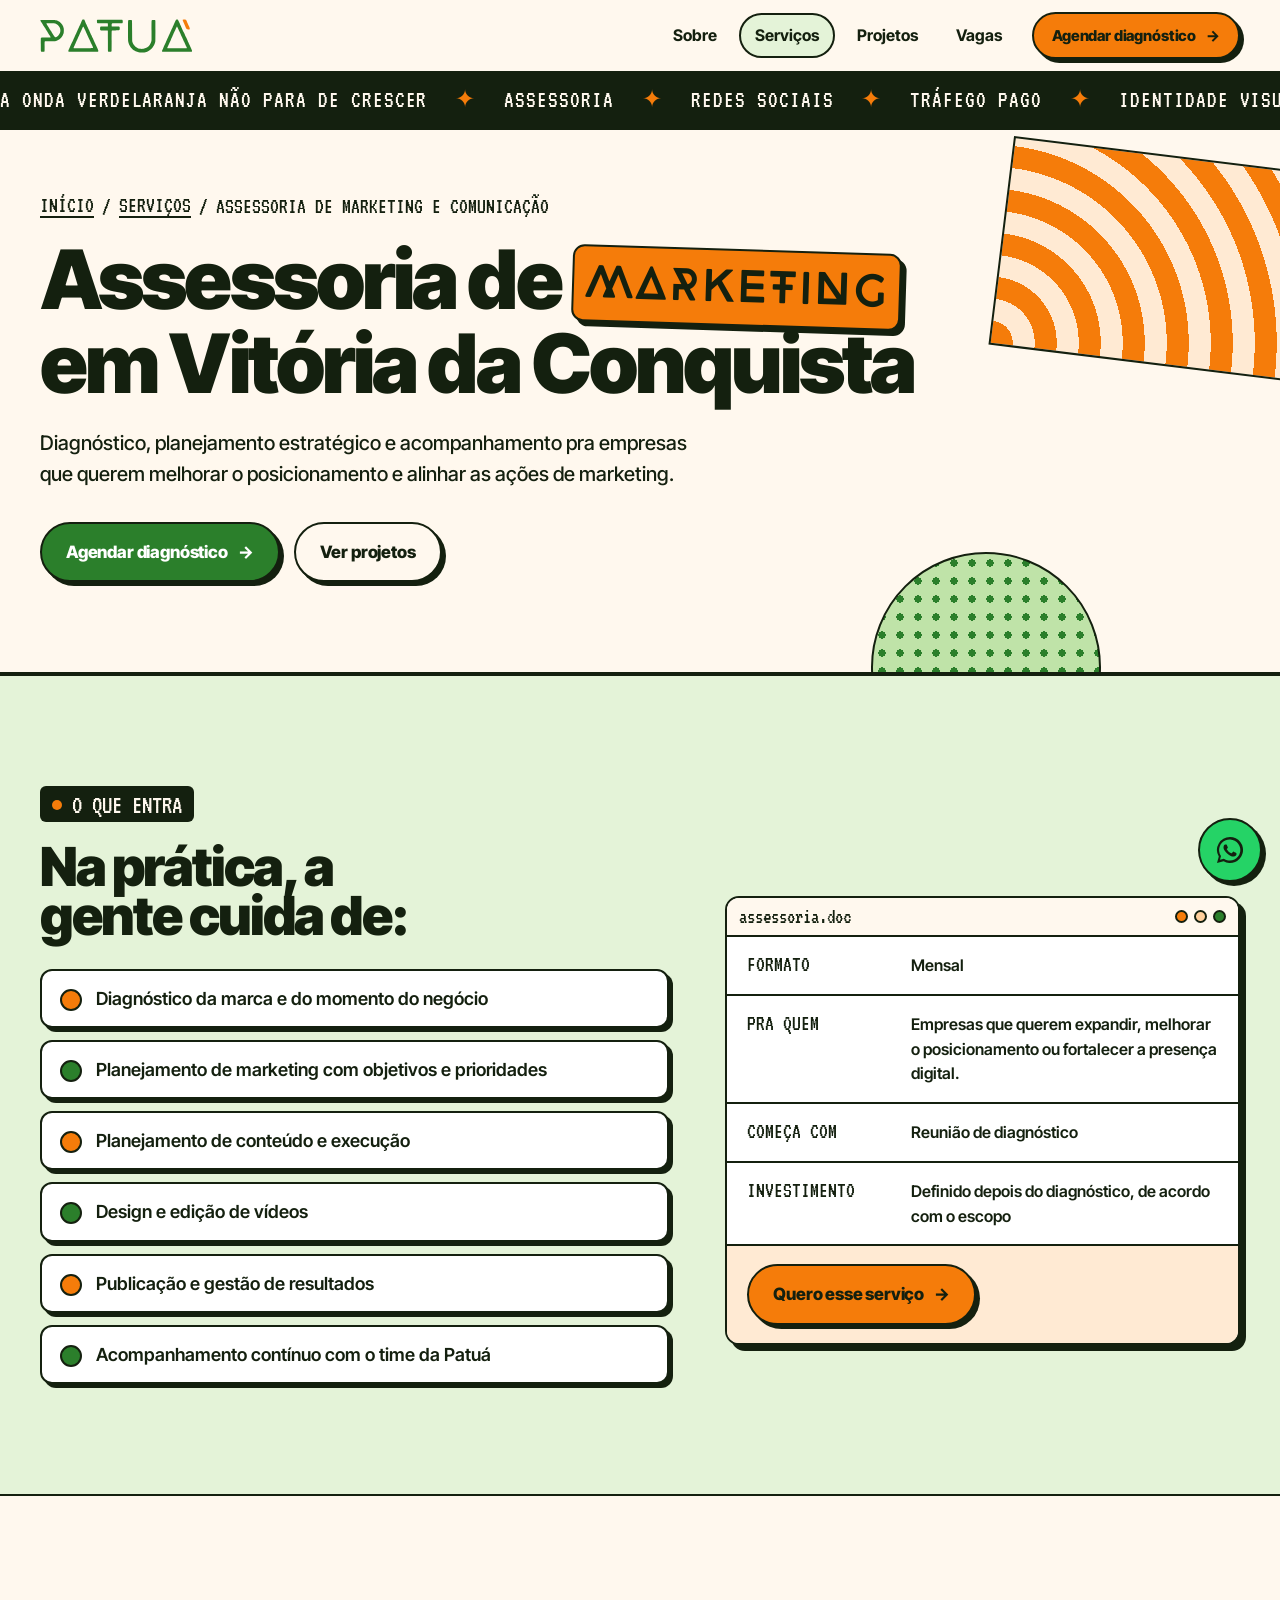
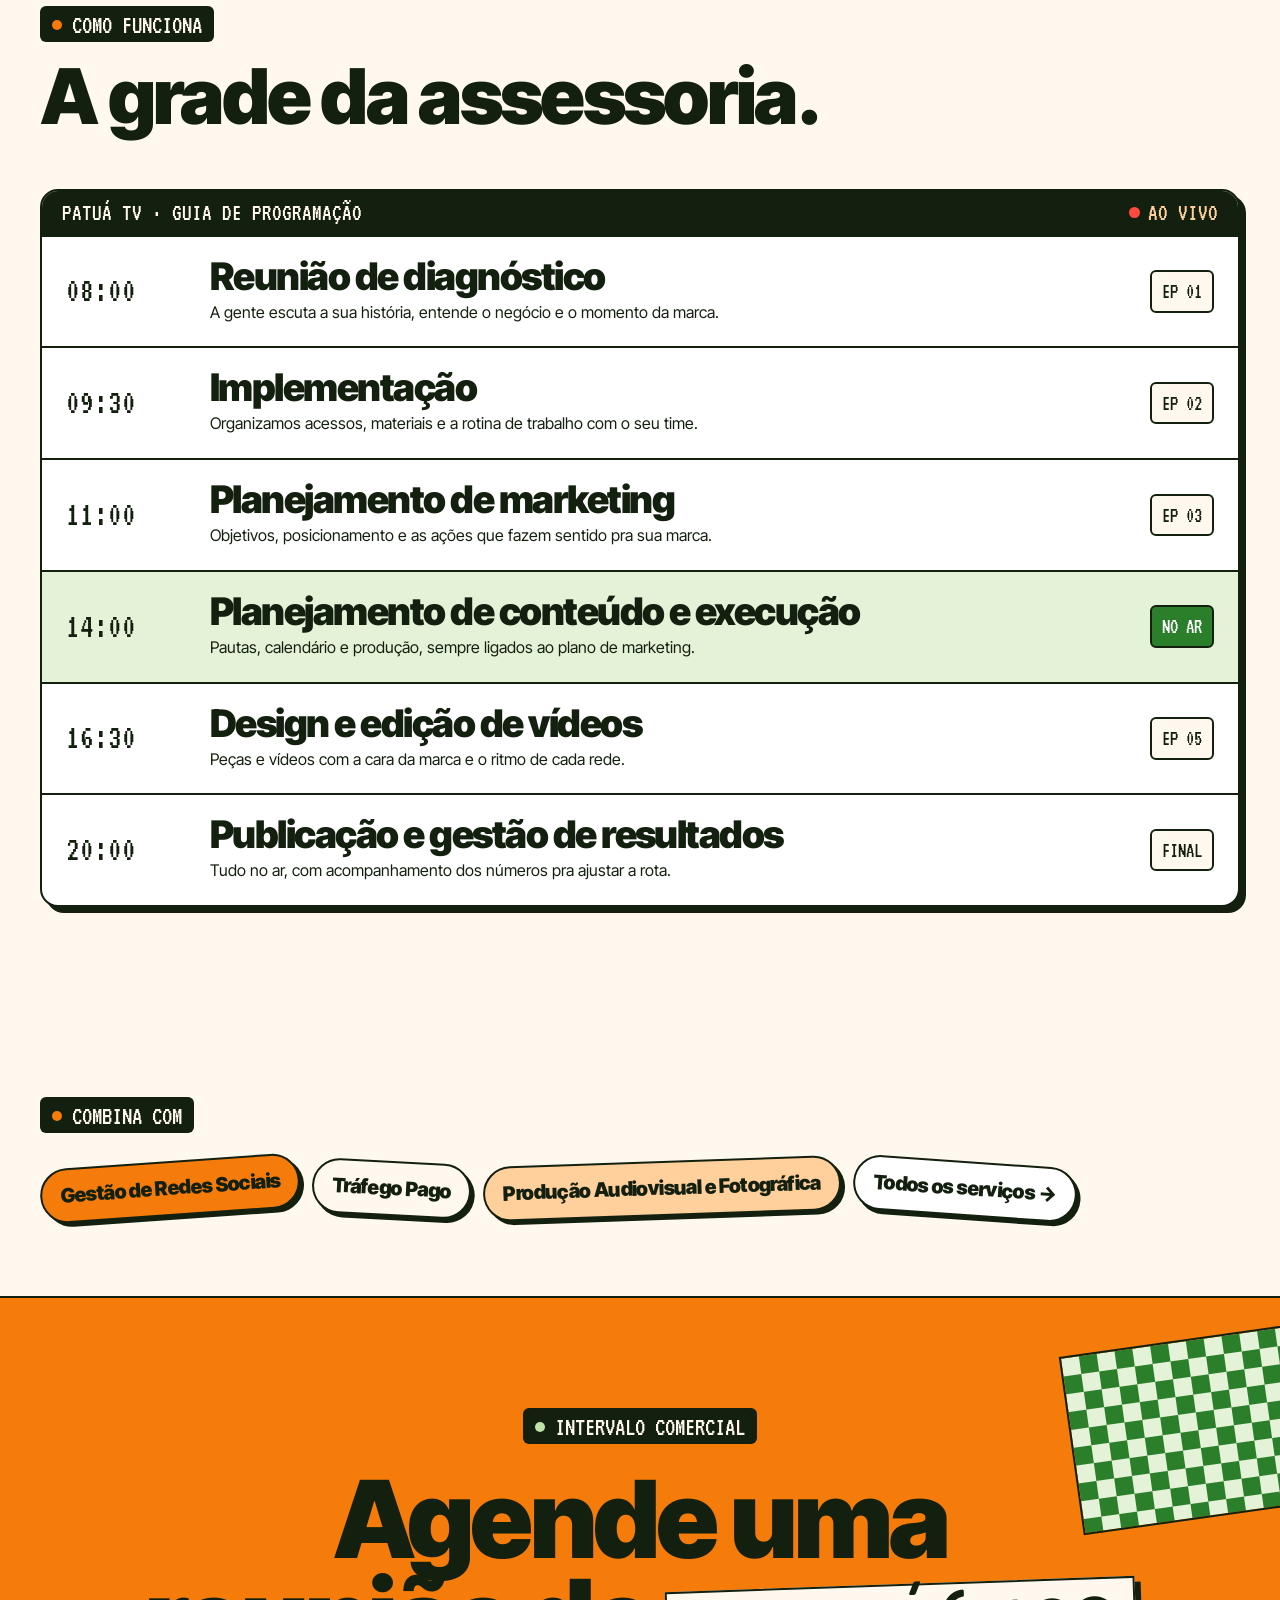
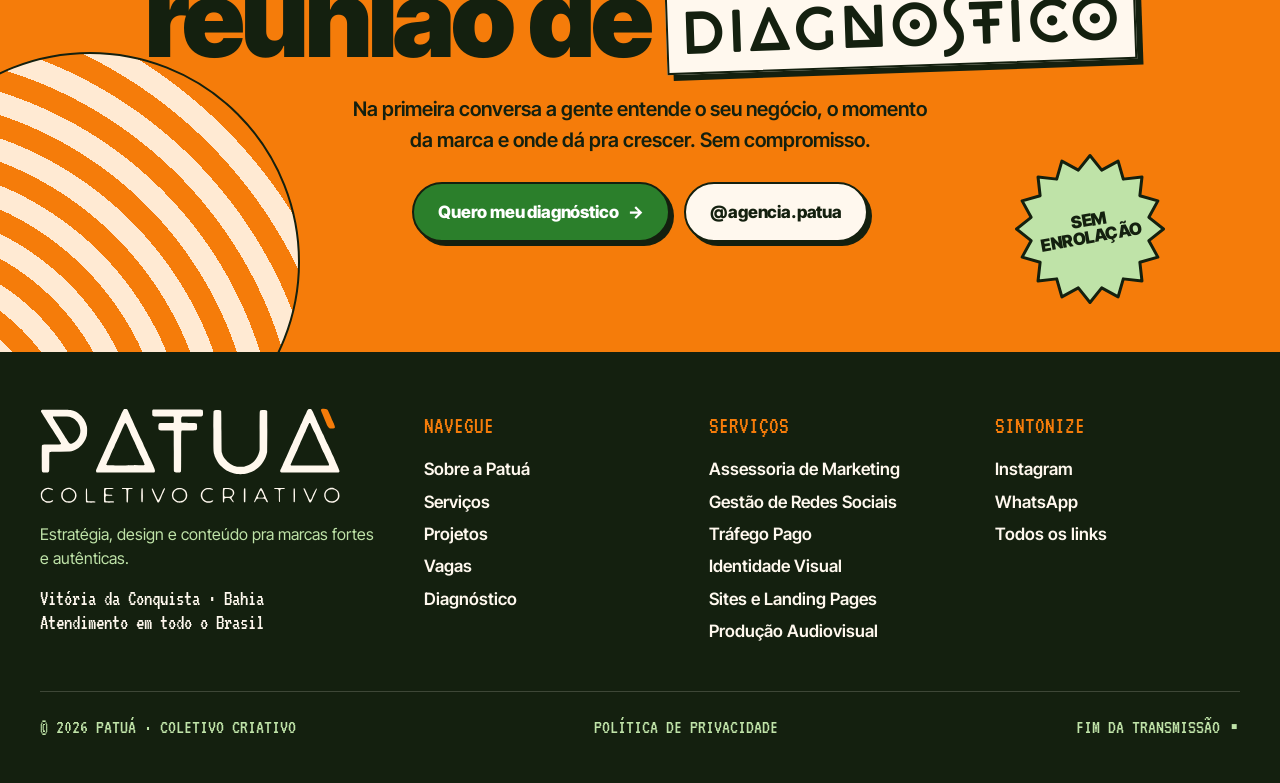
<file: servico-assessoria-de-marketing.html>
<!doctype html>
<html lang="pt-BR">
<head>
<meta charset="utf-8">
<meta name="viewport" content="width=device-width,initial-scale=1,viewport-fit=cover">
<title>Assessoria de marketing em Vitória da Conquista · Patuá</title>
<meta name="description" content="Assessoria de marketing e comunicação em Vitória da Conquista: diagnóstico, planejamento estratégico e acompanhamento mensal com a Patuá.">
<meta property="og:title" content="Assessoria de marketing em Vitória da Conquista · Patuá">
<meta property="og:description" content="Assessoria de marketing e comunicação em Vitória da Conquista: diagnóstico, planejamento estratégico e acompanhamento mensal com a Patuá.">
<meta property="og:locale" content="pt_BR">
<link rel="preconnect" href="https://fonts.googleapis.com">
<link rel="preconnect" href="https://fonts.gstatic.com" crossorigin>
<link rel="stylesheet" href="https://fonts.googleapis.com/css2?family=Inter+Tight:ital,wght@0,400;0,500;0,600;0,700;0,800;0,900;1,800;1,900&family=VT323&display=swap">
<link rel="preload" href="cocobiker-sub.woff2" as="font" type="font/woff2" crossorigin>
<link rel="stylesheet" href="patua.css">
</head>
<body>

<header>
  <div class="wrap nav">
    <a class="marca" href="index.html" aria-label="Patuá, início"><svg class="logo-w" viewBox="197 121 1715 382" role="img" aria-label="Patuá"><path fill-rule="evenodd" fill="currentColor" d="M1319 498C1304 496 1272 485 1257 475C1249 470 1243 465 1231 454C1220 444 1210 430 1201 412C1195 400 1193 394 1190 382C1186 364 1186 349 1186 242C1186 144 1187 140 1188 138C1192 133 1195 132 1208 132C1223 132 1227 133 1230 138C1231 141 1232 148 1232 255C1233 365 1233 369 1235 376C1239 392 1244 401 1253 412C1269 434 1295 451 1321 456C1331 457 1351 457 1361 456C1370 454 1384 449 1391 445C1401 440 1414 430 1420 424C1433 410 1443 390 1448 371L1450 360L1450 253C1450 192 1450 144 1451 142C1451 139 1453 137 1454 135C1457 133 1458 132 1471 132C1486 132 1490 133 1493 138C1494 140 1494 165 1494 256L1493 372L1490 385C1483 409 1475 424 1462 441C1447 460 1426 476 1406 485C1390 491 1372 497 1361 498C1350 499 1331 499 1319 498ZM212 488C206 484 206 486 206 408C206 354 206 337 207 335C208 334 210 332 212 331C215 329 220 329 264 329C297 329 313 329 314 328C316 327 316 326 316 324C315 320 304 302 265 241C258 231 250 217 246 212C243 206 238 199 236 196C234 193 229 185 225 178C221 172 215 163 212 158C209 153 205 147 203 144C201 139 201 138 202 136C202 134 204 133 206 132C207 131 237 131 285 131C370 131 368 131 387 137C398 141 405 144 416 153C442 172 458 199 464 228C466 240 465 269 463 279C460 288 455 301 452 307C440 328 429 340 416 349C404 357 387 365 376 368L366 370L309 371C256 371 253 372 251 373C249 375 249 376 249 427C249 464 249 479 248 482C247 484 245 486 243 488C240 490 239 490 228 490C217 490 215 490 212 488ZM520 489C517 488 515 482 516 477C517 472 525 455 556 386C566 366 570 357 577 340C579 336 583 327 586 320C589 314 595 300 600 290C604 281 610 267 613 261C616 254 622 242 625 234C629 225 635 212 639 203C643 194 650 179 655 168C665 144 673 129 676 127C679 126 690 126 693 128C696 130 697 133 706 154C710 164 716 176 719 182C722 188 728 201 732 211C736 221 743 235 746 242C750 249 755 260 757 266C760 272 767 287 773 300C779 312 786 327 788 333C791 339 796 349 799 356C805 368 817 395 817 396C817 396 819 401 822 407C828 419 835 435 842 450C844 455 847 463 849 467C854 480 854 486 848 489C845 490 524 490 520 489ZM973 489C967 488 962 486 961 482C960 481 960 436 960 367C960 278 960 254 959 252L957 250L919 249C882 249 880 248 877 246C872 243 872 241 872 227C872 216 873 214 875 211C878 206 881 206 920 206L957 206L959 204C960 202 960 199 960 187C960 174 959 173 958 171C956 170 947 170 901 170C842 170 842 170 838 164C837 162 837 160 837 149C836 136 837 133 842 130C844 129 866 129 982 129C1109 129 1119 129 1122 131C1126 133 1127 138 1127 150C1127 162 1126 166 1121 168C1118 170 1110 170 1063 170C1031 170 1008 170 1007 171C1003 172 1002 178 1002 191C1002 200 1003 202 1004 204C1006 205 1009 206 1045 206C1080 206 1085 207 1088 208C1092 211 1093 214 1093 229C1092 245 1092 246 1084 248C1081 249 1065 249 1043 249C1021 249 1007 249 1006 250C1005 251 1004 253 1003 255C1002 257 1002 296 1002 370C1002 456 1002 481 1001 483C998 489 988 491 973 489ZM1571 488C1568 486 1566 482 1568 478C1568 477 1572 469 1576 460C1580 452 1583 445 1583 444C1583 443 1592 423 1602 402C1607 391 1614 375 1617 368C1620 361 1626 348 1629 341C1633 334 1639 320 1643 310C1647 300 1653 289 1655 284C1657 280 1660 273 1662 268C1673 245 1676 237 1680 229C1682 224 1685 217 1687 213C1689 209 1694 199 1697 191C1700 183 1706 171 1709 164C1712 158 1717 148 1719 142C1726 128 1727 126 1737 126C1746 126 1747 128 1754 143C1757 149 1762 161 1766 170C1770 178 1774 189 1776 192C1778 196 1783 208 1788 218C1793 228 1798 241 1800 246C1803 250 1808 264 1814 274C1819 286 1825 300 1828 306C1831 312 1836 323 1840 330C1843 338 1850 351 1854 360C1857 369 1864 383 1867 390C1871 397 1876 409 1879 416C1882 423 1888 437 1893 448C1907 480 1908 482 1904 487L1901 490L1738 490C1578 490 1574 490 1571 488ZM792 447C793 446 793 444 792 441C791 437 781 413 774 400C767 385 757 364 757 361C756 360 752 352 748 343C744 334 738 321 735 314C727 296 725 292 717 276C714 268 708 255 705 248C697 230 689 213 687 210C684 208 682 207 680 209C680 210 677 215 675 220C673 225 669 234 666 239C664 244 659 255 656 262C646 284 641 296 636 306C633 312 628 323 624 332C621 341 616 352 613 357C607 370 604 378 597 394C588 415 587 417 581 428C578 435 576 441 575 443C574 449 566 449 684 449C784 449 791 448 792 447ZM1846 447C1847 445 1846 443 1843 434C1838 425 1830 406 1821 387C1819 382 1816 376 1815 374C1813 372 1811 367 1800 342C1799 338 1795 330 1793 325C1781 301 1779 295 1774 283C1771 276 1767 267 1765 263C1762 259 1756 245 1750 232C1744 218 1739 207 1738 207C1737 206 1736 206 1734 207C1733 209 1726 221 1719 238C1717 244 1713 253 1710 260C1707 266 1700 281 1695 293C1689 305 1683 320 1680 326C1677 331 1672 344 1668 353C1664 363 1658 376 1655 382C1650 392 1644 406 1635 426C1633 430 1631 436 1629 439C1627 444 1627 445 1628 447L1629 449L1737 449L1845 449L1846 447ZM382 322C400 313 413 298 422 276C435 242 419 200 385 180C368 170 367 170 316 169C284 169 272 169 271 170C268 173 270 177 281 194C287 204 297 219 302 227C307 236 315 248 319 254C323 260 329 270 333 277C337 283 342 291 344 294C347 298 351 305 354 310C365 328 367 328 382 322Z"/><path class="acento" fill="var(--laranja)" d="M1849 236C1845 234 1840 229 1837 223C1836 221 1833 214 1830 206C1823 190 1817 176 1812 164C1807 153 1800 136 1800 133C1800 127 1808 125 1823 126C1838 127 1840 129 1854 165C1859 177 1865 191 1867 195C1878 218 1881 228 1880 232C1878 237 1874 238 1863 238C1856 238 1852 237 1849 236Z"/></svg></a>
    <nav aria-label="Principal">
      <a class="l" href="sobre.html">Sobre</a><a class="l" href="servicos.html" aria-current="page">Serviços</a><a class="l" href="projetos.html">Projetos</a><a class="l" href="vagas.html">Vagas</a>
      <a class="btn btn-l" href="diagnostico.html">Agendar diagnóstico <span class="seta">→</span></a>
      <button class="menu-btn" type="button" aria-expanded="false" aria-controls="gaveta"><i></i>MENU</button>
    </nav>
  </div>
  <div class="gaveta" id="gaveta"><div class="wrap"><a class="g" href="index.html">Início</a><a class="g" href="sobre.html">Sobre</a><a class="g" href="servicos.html" aria-current="page">Serviços</a><a class="g" href="projetos.html">Projetos</a><a class="g" href="vagas.html">Vagas</a><a class="btn btn-l" href="diagnostico.html">Agendar diagnóstico <span class="seta">→</span></a></div></div>
</header>
<div class="ticker" aria-hidden="true"><div class="trilho"><span>A ONDA VERDELARANJA NÃO PARA DE CRESCER <i>✦</i> ASSESSORIA <i>✦</i> REDES SOCIAIS <i>✦</i> TRÁFEGO PAGO <i>✦</i> IDENTIDADE VISUAL <i>✦</i> SITES <i>✦</i> AUDIOVISUAL <i>✦</i> <b>DE VITÓRIA DA CONQUISTA PRO BRASIL</b> <i>✦</i></span><span>A ONDA VERDELARANJA NÃO PARA DE CRESCER <i>✦</i> ASSESSORIA <i>✦</i> REDES SOCIAIS <i>✦</i> TRÁFEGO PAGO <i>✦</i> IDENTIDADE VISUAL <i>✦</i> SITES <i>✦</i> AUDIOVISUAL <i>✦</i> <b>DE VITÓRIA DA CONQUISTA PRO BRASIL</b> <i>✦</i></span></div></div>

<main id="inicio">

<section class="ph ">
  <div class="d1 p-arco" aria-hidden="true"></div>
  <div class="d2 p-bolinha" aria-hidden="true"></div>
  
  <div class="wrap">
    <nav class="migalha" aria-label="Você está em"><a href="index.html">INÍCIO</a> <span>/</span> <a href="servicos.html">SERVIÇOS</a> <span>/</span> <span aria-current="page">ASSESSORIA DE MARKETING E COMUNICAÇÃO</span></nav>
    <h1>Assessoria de <span class="tag l coco">marketing</span> em Vitória da Conquista</h1>
    <p class="lead">Diagnóstico, planejamento estratégico e acompanhamento pra empresas que querem melhorar o posicionamento e alinhar as ações de marketing.</p>
    <div class="ctas"><a class="btn btn-v" href="diagnostico.html">Agendar diagnóstico <span class="seta">→</span></a><a class="btn btn-c" href="projetos.html">Ver projetos</a></div>
  </div>
</section>
<section class="sec servicos">
  <div class="wrap det">
    <div class="rv">
      <div class="kicker"><i></i>O QUE ENTRA</div>
      <h2>Na prática, a gente cuida de:</h2>
      <ul class="lista"><li>Diagnóstico da marca e do momento do negócio</li><li>Planejamento de marketing com objetivos e prioridades</li><li>Planejamento de conteúdo e execução</li><li>Design e edição de vídeos</li><li>Publicação e gestão de resultados</li><li>Acompanhamento contínuo com o time da Patuá</li></ul>
    </div>
    <aside class="ficha rv" aria-label="Ficha do serviço">
      <div class="barra-jan"><span>assessoria.doc</span><span class="bt"><i></i><i></i><i></i></span></div>
      <dl>
        <div><dt>FORMATO</dt><dd>Mensal</dd></div>
        <div><dt>PRA QUEM</dt><dd>Empresas que querem expandir, melhorar o posicionamento ou fortalecer a presença digital.</dd></div>
        <div><dt>COMEÇA COM</dt><dd>Reunião de diagnóstico</dd></div>
        <div><dt>INVESTIMENTO</dt><dd>Definido depois do diagnóstico, de acordo com o escopo</dd></div>
      </dl>
      <div class="rod"><a class="btn btn-l" href="diagnostico.html">Quero esse serviço <span class="seta">→</span></a></div>
    </aside>
  </div>
</section>
<section class="sec creme"><div class="wrap"><div class="rv"><div class="kicker"><i></i>COMO FUNCIONA</div><h2 class="big">A grade da assessoria.</h2></div>
    <div class="guia rv">
      <div class="guia-topo"><span>PATUÁ TV · GUIA DE PROGRAMAÇÃO</span><span class="ao-vivo"><i></i>AO VIVO</span></div>
      <div class="prog"><div class="hora">08:00</div><div><h3>Reunião de diagnóstico</h3><p>A gente escuta a sua história, entende o negócio e o momento da marca.</p></div><span class="chip">EP 01</span></div>
      <div class="prog"><div class="hora">09:30</div><div><h3>Implementação</h3><p>Organizamos acessos, materiais e a rotina de trabalho com o seu time.</p></div><span class="chip">EP 02</span></div>
      <div class="prog"><div class="hora">11:00</div><div><h3>Planejamento de marketing</h3><p>Objetivos, posicionamento e as ações que fazem sentido pra sua marca.</p></div><span class="chip">EP 03</span></div>
      <div class="prog agora"><div class="hora">14:00</div><div><h3>Planejamento de conteúdo e execução</h3><p>Pautas, calendário e produção, sempre ligados ao plano de marketing.</p></div><span class="chip">NO AR</span></div>
      <div class="prog"><div class="hora">16:30</div><div><h3>Design e edição de vídeos</h3><p>Peças e vídeos com a cara da marca e o ritmo de cada rede.</p></div><span class="chip">EP 05</span></div>
      <div class="prog"><div class="hora">20:00</div><div><h3>Publicação e gestão de resultados</h3><p>Tudo no ar, com acompanhamento dos números pra ajustar a rota.</p></div><span class="chip">FINAL</span></div>
    </div></div></section>
<section class="sec creme" style="padding-block:80px">
  <div class="wrap rv">
    <div class="kicker"><i></i>COMBINA COM</div>
    <div class="combina"><a class="formato" href="servico-gestao-de-redes-sociais.html">Gestão de Redes Sociais</a><a class="formato" href="servico-trafego-pago.html">Tráfego Pago</a><a class="formato" href="servico-producao-audiovisual.html">Produção Audiovisual e Fotográfica</a><a class="formato" href="servicos.html" style="background:var(--branco)">Todos os serviços →</a></div>
  </div>
</section>
<section class="sec cta">
  <div class="arcos p-arco" style="background-color:var(--laranja-cl2)" aria-hidden="true"></div>
  <div class="quad p-xadrez-v" aria-hidden="true"></div>
  <div class="burst gira" aria-hidden="true"><svg viewBox="0 0 200 200"><polygon points="100.0,2.0 115.6,21.5 137.5,9.5 144.4,33.5 169.3,30.7 166.5,55.6 190.5,62.5 178.5,84.4 198.0,100.0 178.5,115.6 190.5,137.5 166.5,144.4 169.3,169.3 144.4,166.5 137.5,190.5 115.6,178.5 100.0,198.0 84.4,178.5 62.5,190.5 55.6,166.5 30.7,169.3 33.5,144.4 9.5,137.5 21.5,115.6 2.0,100.0 21.5,84.4 9.5,62.5 33.5,55.6 30.7,30.7 55.6,33.5 62.5,9.5 84.4,21.5" fill="var(--verde-claro)"/></svg><span>SEM<br>ENROLAÇÃO</span></div>
  <div class="wrap in rv">
    <div class="kicker"><i style="background:var(--verde-claro)"></i>INTERVALO COMERCIAL</div>
    <h2>Agende uma reunião de <span class="coco">diagnóstico</span></h2>
    <p>Na primeira conversa a gente entende o seu negócio, o momento da marca e onde dá pra crescer. Sem compromisso.</p>
    <div class="ctas">
      <a class="btn btn-v" href="diagnostico.html">Quero meu diagnóstico <span class="seta">→</span></a>
      <a class="btn btn-c" href="https://www.instagram.com/agencia.patua/" target="_blank" rel="noopener">@agencia.patua</a>
    </div>
  </div>
</section>
</main>

<footer>
  <div class="wrap">
    <div class="foot">
      <div><a class="marca" href="index.html" style="background:none;padding:0" aria-label="Patuá, voltar ao início"><svg class="logo-f" viewBox="196 121 1713 544" role="img" aria-label="Patuá, Coletivo Criativo"><path fill-rule="evenodd" fill="currentColor" d="M1319 498C1304 496 1272 485 1257 475C1249 470 1243 465 1231 454C1220 444 1210 430 1201 412C1195 400 1193 394 1190 382C1186 364 1186 349 1186 242C1186 144 1187 140 1188 138C1192 133 1195 132 1208 132C1223 132 1227 133 1230 138C1231 141 1232 148 1232 255C1233 365 1233 369 1235 376C1239 392 1244 401 1253 412C1269 434 1295 451 1321 456C1331 457 1351 457 1361 456C1370 454 1384 449 1391 445C1401 440 1414 430 1420 424C1433 410 1443 390 1448 371L1450 360L1450 253C1450 192 1450 144 1451 142C1451 139 1453 137 1454 135C1457 133 1458 132 1471 132C1486 132 1490 133 1493 138C1494 140 1494 165 1494 256L1493 372L1490 385C1483 409 1475 424 1462 441C1447 460 1426 476 1406 485C1390 491 1372 497 1361 498C1350 499 1331 499 1319 498ZM212 488C206 484 206 486 206 408C206 354 206 337 207 335C208 334 210 332 212 331C215 329 220 329 264 329C297 329 313 329 314 328C316 327 316 326 316 324C315 320 304 302 265 241C258 231 250 217 246 212C243 206 238 199 236 196C234 193 229 185 225 178C221 172 215 163 212 158C209 153 205 147 203 144C201 139 201 138 202 136C202 134 204 133 206 132C207 131 237 131 285 131C370 131 368 131 387 137C398 141 405 144 416 153C442 172 458 199 464 228C466 240 465 269 463 279C460 288 455 301 452 307C440 328 429 340 416 349C404 357 387 365 376 368L366 370L309 371C256 371 253 372 251 373C249 375 249 376 249 427C249 464 249 479 248 482C247 484 245 486 243 488C240 490 239 490 228 490C217 490 215 490 212 488ZM520 489C517 488 515 482 516 477C517 472 525 455 556 386C566 366 570 357 577 340C579 336 583 327 586 320C589 314 595 300 600 290C604 281 610 267 613 261C616 254 622 242 625 234C629 225 635 212 639 203C643 194 650 179 655 168C665 144 673 129 676 127C679 126 690 126 693 128C696 130 697 133 706 154C710 164 716 176 719 182C722 188 728 201 732 211C736 221 743 235 746 242C750 249 755 260 757 266C760 272 767 287 773 300C779 312 786 327 788 333C791 339 796 349 799 356C805 368 817 395 817 396C817 396 819 401 822 407C828 419 835 435 842 450C844 455 847 463 849 467C854 480 854 486 848 489C845 490 524 490 520 489ZM973 489C967 488 962 486 961 482C960 481 960 436 960 367C960 278 960 254 959 252L957 250L919 249C882 249 880 248 877 246C872 243 872 241 872 227C872 216 873 214 875 211C878 206 881 206 920 206L957 206L959 204C960 202 960 199 960 187C960 174 959 173 958 171C956 170 947 170 901 170C842 170 842 170 838 164C837 162 837 160 837 149C836 136 837 133 842 130C844 129 866 129 982 129C1109 129 1119 129 1122 131C1126 133 1127 138 1127 150C1127 162 1126 166 1121 168C1118 170 1110 170 1063 170C1031 170 1008 170 1007 171C1003 172 1002 178 1002 191C1002 200 1003 202 1004 204C1006 205 1009 206 1045 206C1080 206 1085 207 1088 208C1092 211 1093 214 1093 229C1092 245 1092 246 1084 248C1081 249 1065 249 1043 249C1021 249 1007 249 1006 250C1005 251 1004 253 1003 255C1002 257 1002 296 1002 370C1002 456 1002 481 1001 483C998 489 988 491 973 489ZM1571 488C1568 486 1566 482 1568 478C1568 477 1572 469 1576 460C1580 452 1583 445 1583 444C1583 443 1592 423 1602 402C1607 391 1614 375 1617 368C1620 361 1626 348 1629 341C1633 334 1639 320 1643 310C1647 300 1653 289 1655 284C1657 280 1660 273 1662 268C1673 245 1676 237 1680 229C1682 224 1685 217 1687 213C1689 209 1694 199 1697 191C1700 183 1706 171 1709 164C1712 158 1717 148 1719 142C1726 128 1727 126 1737 126C1746 126 1747 128 1754 143C1757 149 1762 161 1766 170C1770 178 1774 189 1776 192C1778 196 1783 208 1788 218C1793 228 1798 241 1800 246C1803 250 1808 264 1814 274C1819 286 1825 300 1828 306C1831 312 1836 323 1840 330C1843 338 1850 351 1854 360C1857 369 1864 383 1867 390C1871 397 1876 409 1879 416C1882 423 1888 437 1893 448C1907 480 1908 482 1904 487L1901 490L1738 490C1578 490 1574 490 1571 488ZM792 447C793 446 793 444 792 441C791 437 781 413 774 400C767 385 757 364 757 361C756 360 752 352 748 343C744 334 738 321 735 314C727 296 725 292 717 276C714 268 708 255 705 248C697 230 689 213 687 210C684 208 682 207 680 209C680 210 677 215 675 220C673 225 669 234 666 239C664 244 659 255 656 262C646 284 641 296 636 306C633 312 628 323 624 332C621 341 616 352 613 357C607 370 604 378 597 394C588 415 587 417 581 428C578 435 576 441 575 443C574 449 566 449 684 449C784 449 791 448 792 447ZM1846 447C1847 445 1846 443 1843 434C1838 425 1830 406 1821 387C1819 382 1816 376 1815 374C1813 372 1811 367 1800 342C1799 338 1795 330 1793 325C1781 301 1779 295 1774 283C1771 276 1767 267 1765 263C1762 259 1756 245 1750 232C1744 218 1739 207 1738 207C1737 206 1736 206 1734 207C1733 209 1726 221 1719 238C1717 244 1713 253 1710 260C1707 266 1700 281 1695 293C1689 305 1683 320 1680 326C1677 331 1672 344 1668 353C1664 363 1658 376 1655 382C1650 392 1644 406 1635 426C1633 430 1631 436 1629 439C1627 444 1627 445 1628 447L1629 449L1737 449L1845 449L1846 447ZM382 322C400 313 413 298 422 276C435 242 419 200 385 180C368 170 367 170 316 169C284 169 272 169 271 170C268 173 270 177 281 194C287 204 297 219 302 227C307 236 315 248 319 254C323 260 329 270 333 277C337 283 342 291 344 294C347 298 351 305 354 310C365 328 367 328 382 322ZM230 661C225 659 213 651 209 647C208 645 205 641 204 637C201 631 201 630 201 621C200 608 201 605 206 597C213 586 229 577 243 577C256 577 271 584 270 589C269 591 266 590 256 587C248 583 241 583 232 586C223 590 221 591 216 598C208 607 206 619 210 631C211 635 213 638 218 644C227 653 232 654 246 654C253 654 255 653 261 650C267 647 271 647 271 650C271 652 266 657 260 659C254 662 237 663 230 661ZM347 661C342 659 336 655 330 650C320 640 316 631 317 616C318 606 319 602 326 594C333 584 345 578 359 577C367 577 368 577 376 580C396 588 407 606 404 626C403 630 402 635 401 636C396 647 385 657 374 660C368 662 354 662 347 661ZM464 661C462 661 461 660 460 659C458 658 458 655 458 621C458 584 458 580 462 580C465 580 465 584 465 616C465 647 465 649 467 651C469 653 469 654 489 654C500 654 510 655 511 655C513 657 512 660 509 661C507 662 468 662 464 661ZM565 661C564 660 563 659 562 658C561 655 561 586 562 582C562 581 563 579 564 579C567 577 613 578 615 579C616 580 616 581 614 582C613 584 610 584 594 584C577 584 576 584 573 586C571 589 571 590 570 596C570 606 571 611 574 614C576 616 576 616 591 616C607 616 609 616 609 619C609 622 606 622 590 622L575 622L573 625C570 628 570 629 570 639C570 654 569 654 595 654C607 654 616 654 617 655C620 657 619 660 616 661C612 662 568 662 565 661ZM980 661C970 657 958 647 953 638C952 635 951 630 950 626C948 617 950 607 953 600C957 593 966 585 975 581C982 578 983 578 992 578C1002 578 1003 578 1010 581C1023 586 1029 591 1034 604C1038 616 1038 628 1032 639C1027 648 1015 658 1006 661C999 662 986 662 980 661ZM1145 661C1132 657 1118 642 1115 629C1113 620 1114 609 1117 603C1122 594 1130 586 1140 581C1147 578 1148 578 1158 578C1168 578 1169 578 1176 581C1181 584 1183 585 1183 587C1183 590 1180 590 1172 587C1164 584 1152 584 1144 587C1130 592 1120 610 1123 625C1125 636 1132 646 1142 651C1147 653 1148 654 1158 654C1168 654 1170 653 1175 651C1182 648 1184 647 1185 650C1185 652 1180 657 1175 659C1169 662 1152 663 1145 661ZM1851 661C1844 659 1839 656 1831 649C1826 643 1824 640 1822 634C1819 628 1819 626 1819 618C1819 609 1820 608 1823 601C1828 591 1834 586 1844 581C1850 578 1853 578 1860 577C1868 577 1870 577 1877 580C1897 588 1906 600 1906 620C1906 630 1904 636 1899 643C1895 650 1883 658 1876 660C1870 662 1857 662 1851 661ZM692 659C690 658 690 654 690 623C690 582 691 584 677 584C671 584 666 584 666 583C664 583 663 579 665 578C666 578 679 578 694 578C719 578 722 578 724 579C727 582 723 584 713 584C706 584 704 584 702 586L700 588L699 623C699 656 698 658 697 660C694 661 694 661 692 659ZM867 659C866 657 864 655 864 652C863 650 859 642 855 633C844 611 834 587 834 583C834 581 834 580 836 580C839 580 840 582 843 588C844 591 848 599 851 606C854 612 859 622 861 628C867 643 868 644 871 645C872 645 873 644 875 642C878 636 887 619 891 608C902 582 903 579 907 579C912 579 911 582 901 603C898 608 894 618 891 625C886 640 878 656 875 659C872 662 870 662 867 659ZM1735 659C1732 656 1729 649 1722 630C1718 622 1712 608 1708 600C1700 584 1699 579 1703 579C1708 579 1710 583 1720 608C1726 623 1735 642 1736 644C1738 645 1741 645 1743 643C1744 642 1746 638 1752 623C1754 618 1759 607 1764 598C1771 584 1773 580 1775 580C1777 580 1777 580 1777 582C1777 586 1770 603 1761 622C1757 630 1753 639 1753 640C1752 641 1750 646 1748 651C1743 661 1740 663 1735 659ZM776 658C775 657 774 650 774 621C774 601 775 583 775 582C776 579 780 578 782 580C784 582 784 656 782 658C780 660 778 660 776 658ZM1241 658C1240 657 1240 644 1240 618C1240 582 1241 581 1242 579C1244 578 1248 578 1263 578C1280 578 1282 579 1287 581C1295 584 1299 588 1303 595C1308 606 1305 617 1295 627C1288 634 1288 636 1297 648C1302 655 1303 658 1301 659C1299 661 1297 659 1289 648C1280 635 1279 635 1263 635C1249 636 1248 636 1248 649C1248 654 1248 658 1247 659C1245 661 1242 660 1241 658ZM1362 658C1360 657 1360 652 1360 620C1360 599 1360 583 1361 582C1362 578 1366 578 1368 581C1369 582 1369 596 1369 620C1369 643 1369 657 1368 658C1367 661 1364 661 1362 658ZM1418 658C1418 657 1419 655 1420 653C1421 650 1425 642 1428 634C1431 626 1439 610 1444 599C1454 579 1456 577 1460 579C1461 580 1463 582 1464 584C1465 587 1467 590 1468 591C1470 593 1478 612 1482 622C1483 625 1487 634 1491 642C1495 650 1498 657 1498 658C1497 660 1493 661 1491 658C1490 658 1488 654 1486 650C1481 639 1480 639 1458 638C1435 638 1433 639 1427 652C1424 659 1420 662 1418 658ZM1645 658C1644 657 1644 650 1644 619C1644 586 1644 582 1645 580C1647 578 1650 579 1651 583C1652 584 1652 600 1652 621C1652 654 1652 657 1650 658C1648 660 1647 660 1645 658ZM1561 656C1560 656 1560 640 1560 623C1560 602 1560 590 1559 589C1557 585 1554 584 1545 584C1538 584 1536 584 1534 582C1533 581 1533 581 1534 579C1535 578 1541 578 1564 578C1593 578 1596 578 1593 582C1593 583 1590 584 1582 584C1577 584 1572 585 1571 585C1570 586 1568 588 1568 590C1566 592 1566 597 1566 623C1566 640 1566 655 1566 656C1565 658 1562 659 1561 656ZM373 653C389 647 400 627 395 610C391 597 383 589 370 586C362 583 357 584 348 587C335 591 328 600 326 613C323 632 332 647 348 653C354 654 367 654 373 653ZM1009 651C1017 647 1021 643 1025 635C1028 629 1028 628 1028 620C1028 608 1026 602 1019 595C1012 587 1005 585 993 585C976 585 965 593 959 609C955 622 958 635 968 644C976 652 982 654 994 654C1002 653 1005 653 1009 651ZM1878 651C1885 648 1892 641 1895 634C1897 630 1897 628 1897 620C1897 608 1896 605 1890 597C1881 584 1862 581 1846 588C1838 592 1834 596 1830 604C1827 610 1827 612 1827 619C1827 632 1831 641 1842 648C1849 653 1853 654 1864 654C1872 653 1874 653 1878 651ZM1473 631C1475 630 1476 628 1476 626C1476 624 1462 595 1459 593C1456 590 1454 593 1449 605C1446 611 1443 619 1442 621C1438 627 1438 628 1441 631C1443 634 1444 634 1457 634C1470 634 1471 633 1473 631ZM1281 626C1293 622 1297 617 1297 606C1297 596 1292 589 1282 586C1278 585 1257 583 1254 584C1249 586 1248 590 1248 608L1248 623L1251 626C1254 628 1255 628 1264 628C1272 628 1277 627 1281 626Z"/><path class="acento" fill="var(--laranja)" d="M1849 236C1845 234 1840 229 1837 223C1836 221 1833 214 1830 206C1823 190 1817 176 1812 164C1807 153 1800 136 1800 133C1800 127 1808 125 1823 126C1838 127 1840 129 1854 165C1859 177 1865 191 1867 195C1878 218 1881 228 1880 232C1878 237 1874 238 1863 238C1856 238 1852 237 1849 236Z"/></svg></a><p style="margin-top:18px">Estratégia, design e conteúdo pra marcas fortes e autênticas.</p><p class="end">Vitória da Conquista · Bahia<br>Atendimento em todo o Brasil</p></div>
      <div><div class="k">NAVEGUE</div><a href="sobre.html">Sobre a Patuá</a><a href="servicos.html">Serviços</a><a href="projetos.html">Projetos</a><a href="vagas.html">Vagas</a><a href="diagnostico.html">Diagnóstico</a></div>
      <div><div class="k">SERVIÇOS</div><a href="servico-assessoria-de-marketing.html">Assessoria de Marketing</a><a href="servico-gestao-de-redes-sociais.html">Gestão de Redes Sociais</a><a href="servico-trafego-pago.html">Tráfego Pago</a><a href="servico-identidade-visual.html">Identidade Visual</a><a href="servico-sites-e-landing-pages.html">Sites e Landing Pages</a><a href="servico-producao-audiovisual.html">Produção Audiovisual</a></div>
      <div><div class="k">SINTONIZE</div><a href="https://www.instagram.com/agencia.patua/" target="_blank" rel="noopener">Instagram</a><a href="diagnostico.html" data-wa>WhatsApp</a><a href="https://beacons.page/agencia.patua" target="_blank" rel="noopener">Todos os links</a></div>
    </div>
    <div class="legal"><span>© 2026 PATUÁ · COLETIVO CRIATIVO</span><a href="privacidade.html">POLÍTICA DE PRIVACIDADE</a><span>FIM DA TRANSMISSÃO ▪</span></div>
  </div>
</footer>

<a class="wa" href="diagnostico.html" data-wa aria-label="Falar com a Patuá no WhatsApp"><svg viewBox="0 0 32 32" aria-hidden="true"><path fill="currentColor" d="M16 3a13 13 0 0 0-11.2 19.6L3 29l6.6-1.7A13 13 0 1 0 16 3Zm0 23.6c-2 0-4-.6-5.7-1.6l-.4-.2-3.9 1 1-3.8-.3-.4A10.6 10.6 0 1 1 16 26.6Zm5.8-7.9c-.3-.2-1.9-.9-2.2-1-.3-.1-.5-.2-.7.2l-1 1.2c-.2.2-.4.2-.7.1a8.7 8.7 0 0 1-4.3-3.8c-.3-.5.3-.5.9-1.6.1-.2 0-.4 0-.5l-1-2.4c-.3-.6-.5-.5-.7-.5h-.6c-.2 0-.6.1-.9.4-.3.3-1.1 1.1-1.1 2.7s1.2 3.1 1.3 3.3c.2.2 2.3 3.5 5.5 4.9 2 .9 2.8.9 3.8.8.6-.1 1.9-.8 2.2-1.5.3-.7.3-1.4.2-1.5l-.7-.8Z"/></svg><span class="bal">chama no zap</span></a>
<script src="patua.js"></script>
</body>
</html>
</file>
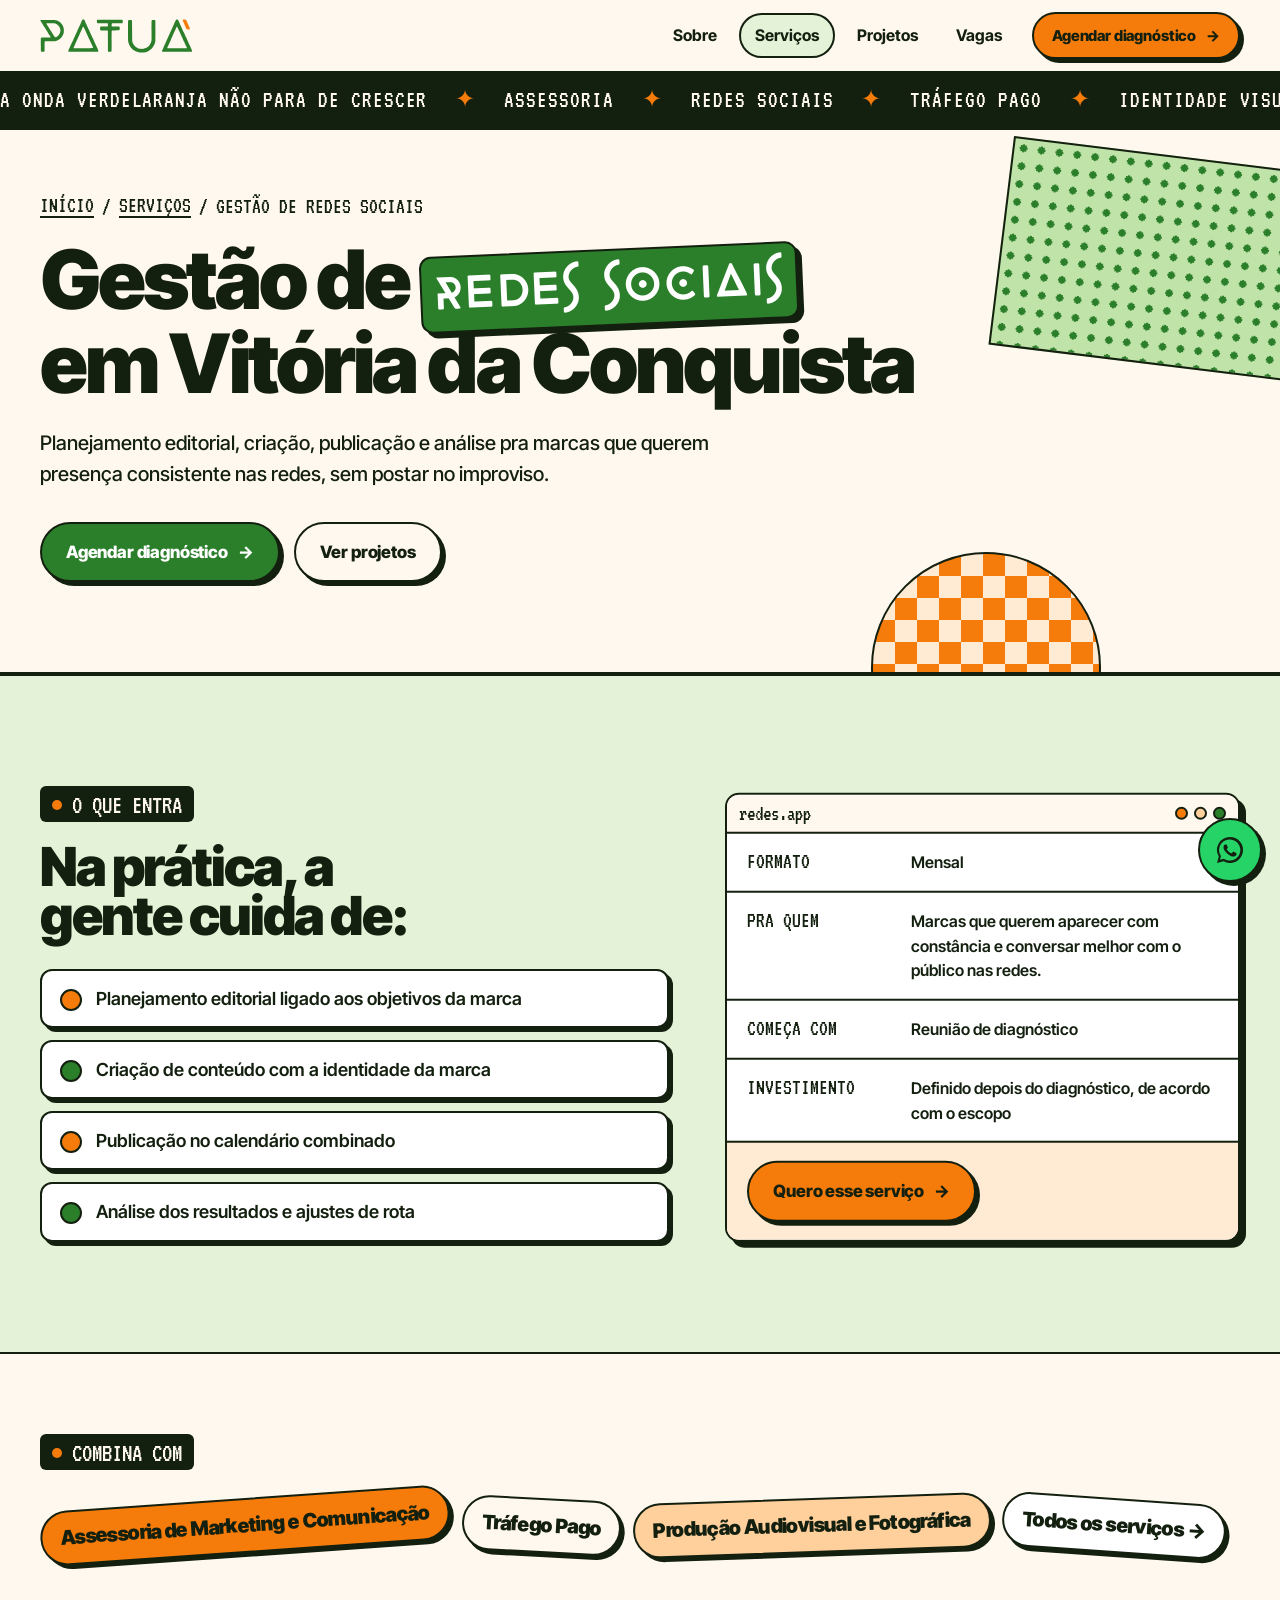
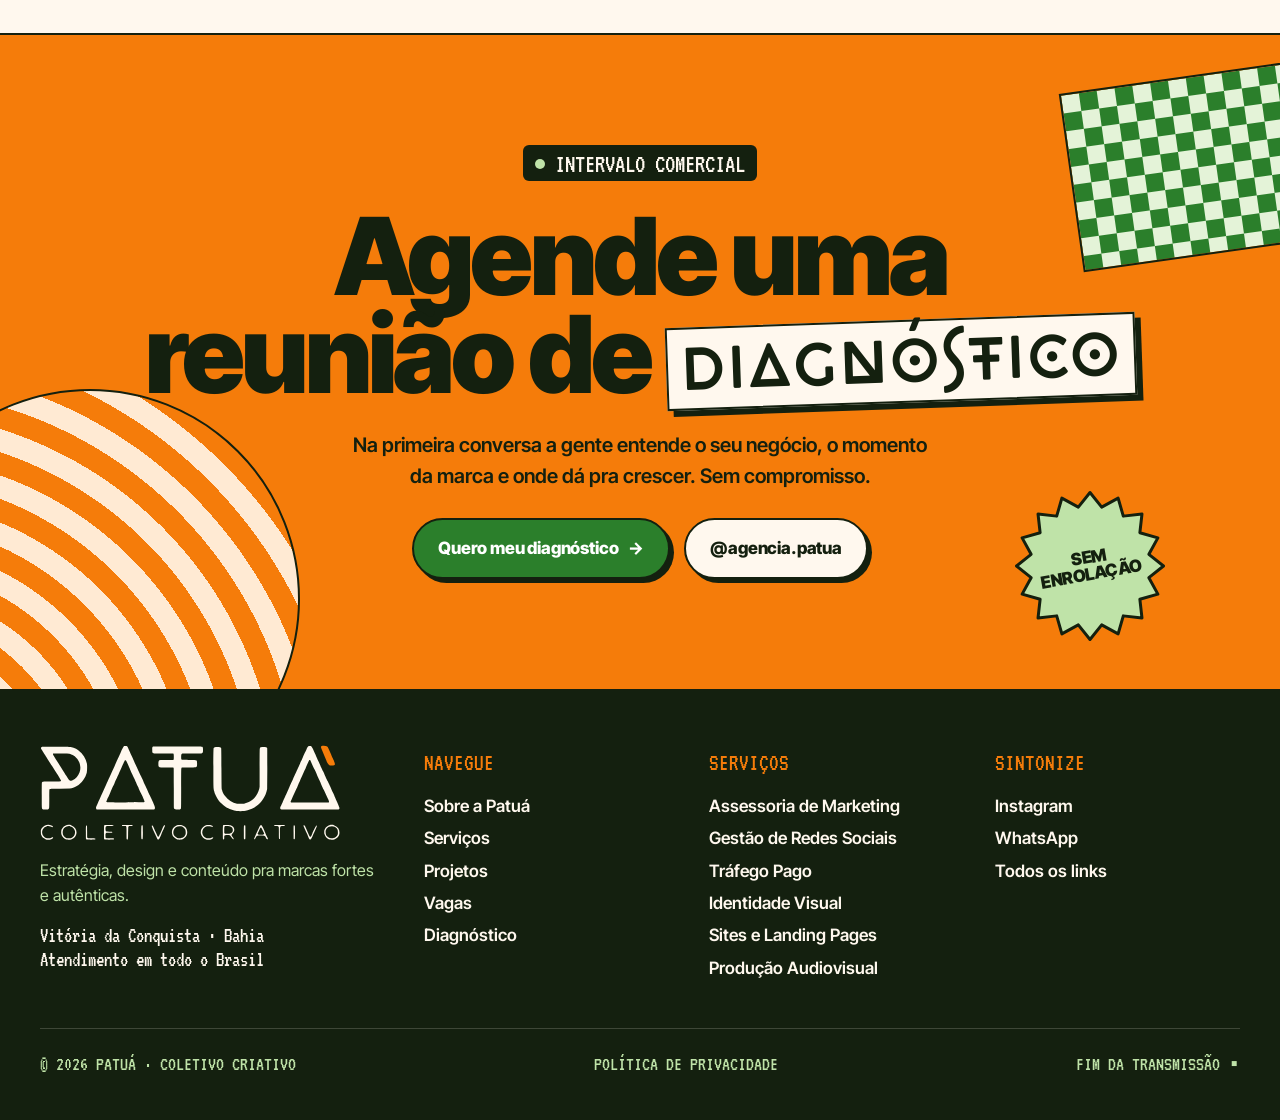
<file: servico-gestao-de-redes-sociais.html>
<!doctype html>
<html lang="pt-BR">
<head>
<meta charset="utf-8">
<meta name="viewport" content="width=device-width,initial-scale=1,viewport-fit=cover">
<title>Gestão de redes sociais em Vitória da Conquista · Patuá</title>
<meta name="description" content="Gestão de redes sociais em Vitória da Conquista: planejamento editorial, criação, publicação e análise com a Patuá Coletivo Criativo.">
<meta property="og:title" content="Gestão de redes sociais em Vitória da Conquista · Patuá">
<meta property="og:description" content="Gestão de redes sociais em Vitória da Conquista: planejamento editorial, criação, publicação e análise com a Patuá Coletivo Criativo.">
<meta property="og:locale" content="pt_BR">
<link rel="preconnect" href="https://fonts.googleapis.com">
<link rel="preconnect" href="https://fonts.gstatic.com" crossorigin>
<link rel="stylesheet" href="https://fonts.googleapis.com/css2?family=Inter+Tight:ital,wght@0,400;0,500;0,600;0,700;0,800;0,900;1,800;1,900&family=VT323&display=swap">
<link rel="preload" href="cocobiker-sub.woff2" as="font" type="font/woff2" crossorigin>
<link rel="stylesheet" href="patua.css">
</head>
<body>

<header>
  <div class="wrap nav">
    <a class="marca" href="index.html" aria-label="Patuá, início"><svg class="logo-w" viewBox="197 121 1715 382" role="img" aria-label="Patuá"><path fill-rule="evenodd" fill="currentColor" d="M1319 498C1304 496 1272 485 1257 475C1249 470 1243 465 1231 454C1220 444 1210 430 1201 412C1195 400 1193 394 1190 382C1186 364 1186 349 1186 242C1186 144 1187 140 1188 138C1192 133 1195 132 1208 132C1223 132 1227 133 1230 138C1231 141 1232 148 1232 255C1233 365 1233 369 1235 376C1239 392 1244 401 1253 412C1269 434 1295 451 1321 456C1331 457 1351 457 1361 456C1370 454 1384 449 1391 445C1401 440 1414 430 1420 424C1433 410 1443 390 1448 371L1450 360L1450 253C1450 192 1450 144 1451 142C1451 139 1453 137 1454 135C1457 133 1458 132 1471 132C1486 132 1490 133 1493 138C1494 140 1494 165 1494 256L1493 372L1490 385C1483 409 1475 424 1462 441C1447 460 1426 476 1406 485C1390 491 1372 497 1361 498C1350 499 1331 499 1319 498ZM212 488C206 484 206 486 206 408C206 354 206 337 207 335C208 334 210 332 212 331C215 329 220 329 264 329C297 329 313 329 314 328C316 327 316 326 316 324C315 320 304 302 265 241C258 231 250 217 246 212C243 206 238 199 236 196C234 193 229 185 225 178C221 172 215 163 212 158C209 153 205 147 203 144C201 139 201 138 202 136C202 134 204 133 206 132C207 131 237 131 285 131C370 131 368 131 387 137C398 141 405 144 416 153C442 172 458 199 464 228C466 240 465 269 463 279C460 288 455 301 452 307C440 328 429 340 416 349C404 357 387 365 376 368L366 370L309 371C256 371 253 372 251 373C249 375 249 376 249 427C249 464 249 479 248 482C247 484 245 486 243 488C240 490 239 490 228 490C217 490 215 490 212 488ZM520 489C517 488 515 482 516 477C517 472 525 455 556 386C566 366 570 357 577 340C579 336 583 327 586 320C589 314 595 300 600 290C604 281 610 267 613 261C616 254 622 242 625 234C629 225 635 212 639 203C643 194 650 179 655 168C665 144 673 129 676 127C679 126 690 126 693 128C696 130 697 133 706 154C710 164 716 176 719 182C722 188 728 201 732 211C736 221 743 235 746 242C750 249 755 260 757 266C760 272 767 287 773 300C779 312 786 327 788 333C791 339 796 349 799 356C805 368 817 395 817 396C817 396 819 401 822 407C828 419 835 435 842 450C844 455 847 463 849 467C854 480 854 486 848 489C845 490 524 490 520 489ZM973 489C967 488 962 486 961 482C960 481 960 436 960 367C960 278 960 254 959 252L957 250L919 249C882 249 880 248 877 246C872 243 872 241 872 227C872 216 873 214 875 211C878 206 881 206 920 206L957 206L959 204C960 202 960 199 960 187C960 174 959 173 958 171C956 170 947 170 901 170C842 170 842 170 838 164C837 162 837 160 837 149C836 136 837 133 842 130C844 129 866 129 982 129C1109 129 1119 129 1122 131C1126 133 1127 138 1127 150C1127 162 1126 166 1121 168C1118 170 1110 170 1063 170C1031 170 1008 170 1007 171C1003 172 1002 178 1002 191C1002 200 1003 202 1004 204C1006 205 1009 206 1045 206C1080 206 1085 207 1088 208C1092 211 1093 214 1093 229C1092 245 1092 246 1084 248C1081 249 1065 249 1043 249C1021 249 1007 249 1006 250C1005 251 1004 253 1003 255C1002 257 1002 296 1002 370C1002 456 1002 481 1001 483C998 489 988 491 973 489ZM1571 488C1568 486 1566 482 1568 478C1568 477 1572 469 1576 460C1580 452 1583 445 1583 444C1583 443 1592 423 1602 402C1607 391 1614 375 1617 368C1620 361 1626 348 1629 341C1633 334 1639 320 1643 310C1647 300 1653 289 1655 284C1657 280 1660 273 1662 268C1673 245 1676 237 1680 229C1682 224 1685 217 1687 213C1689 209 1694 199 1697 191C1700 183 1706 171 1709 164C1712 158 1717 148 1719 142C1726 128 1727 126 1737 126C1746 126 1747 128 1754 143C1757 149 1762 161 1766 170C1770 178 1774 189 1776 192C1778 196 1783 208 1788 218C1793 228 1798 241 1800 246C1803 250 1808 264 1814 274C1819 286 1825 300 1828 306C1831 312 1836 323 1840 330C1843 338 1850 351 1854 360C1857 369 1864 383 1867 390C1871 397 1876 409 1879 416C1882 423 1888 437 1893 448C1907 480 1908 482 1904 487L1901 490L1738 490C1578 490 1574 490 1571 488ZM792 447C793 446 793 444 792 441C791 437 781 413 774 400C767 385 757 364 757 361C756 360 752 352 748 343C744 334 738 321 735 314C727 296 725 292 717 276C714 268 708 255 705 248C697 230 689 213 687 210C684 208 682 207 680 209C680 210 677 215 675 220C673 225 669 234 666 239C664 244 659 255 656 262C646 284 641 296 636 306C633 312 628 323 624 332C621 341 616 352 613 357C607 370 604 378 597 394C588 415 587 417 581 428C578 435 576 441 575 443C574 449 566 449 684 449C784 449 791 448 792 447ZM1846 447C1847 445 1846 443 1843 434C1838 425 1830 406 1821 387C1819 382 1816 376 1815 374C1813 372 1811 367 1800 342C1799 338 1795 330 1793 325C1781 301 1779 295 1774 283C1771 276 1767 267 1765 263C1762 259 1756 245 1750 232C1744 218 1739 207 1738 207C1737 206 1736 206 1734 207C1733 209 1726 221 1719 238C1717 244 1713 253 1710 260C1707 266 1700 281 1695 293C1689 305 1683 320 1680 326C1677 331 1672 344 1668 353C1664 363 1658 376 1655 382C1650 392 1644 406 1635 426C1633 430 1631 436 1629 439C1627 444 1627 445 1628 447L1629 449L1737 449L1845 449L1846 447ZM382 322C400 313 413 298 422 276C435 242 419 200 385 180C368 170 367 170 316 169C284 169 272 169 271 170C268 173 270 177 281 194C287 204 297 219 302 227C307 236 315 248 319 254C323 260 329 270 333 277C337 283 342 291 344 294C347 298 351 305 354 310C365 328 367 328 382 322Z"/><path class="acento" fill="var(--laranja)" d="M1849 236C1845 234 1840 229 1837 223C1836 221 1833 214 1830 206C1823 190 1817 176 1812 164C1807 153 1800 136 1800 133C1800 127 1808 125 1823 126C1838 127 1840 129 1854 165C1859 177 1865 191 1867 195C1878 218 1881 228 1880 232C1878 237 1874 238 1863 238C1856 238 1852 237 1849 236Z"/></svg></a>
    <nav aria-label="Principal">
      <a class="l" href="sobre.html">Sobre</a><a class="l" href="servicos.html" aria-current="page">Serviços</a><a class="l" href="projetos.html">Projetos</a><a class="l" href="vagas.html">Vagas</a>
      <a class="btn btn-l" href="diagnostico.html">Agendar diagnóstico <span class="seta">→</span></a>
      <button class="menu-btn" type="button" aria-expanded="false" aria-controls="gaveta"><i></i>MENU</button>
    </nav>
  </div>
  <div class="gaveta" id="gaveta"><div class="wrap"><a class="g" href="index.html">Início</a><a class="g" href="sobre.html">Sobre</a><a class="g" href="servicos.html" aria-current="page">Serviços</a><a class="g" href="projetos.html">Projetos</a><a class="g" href="vagas.html">Vagas</a><a class="btn btn-l" href="diagnostico.html">Agendar diagnóstico <span class="seta">→</span></a></div></div>
</header>
<div class="ticker" aria-hidden="true"><div class="trilho"><span>A ONDA VERDELARANJA NÃO PARA DE CRESCER <i>✦</i> ASSESSORIA <i>✦</i> REDES SOCIAIS <i>✦</i> TRÁFEGO PAGO <i>✦</i> IDENTIDADE VISUAL <i>✦</i> SITES <i>✦</i> AUDIOVISUAL <i>✦</i> <b>DE VITÓRIA DA CONQUISTA PRO BRASIL</b> <i>✦</i></span><span>A ONDA VERDELARANJA NÃO PARA DE CRESCER <i>✦</i> ASSESSORIA <i>✦</i> REDES SOCIAIS <i>✦</i> TRÁFEGO PAGO <i>✦</i> IDENTIDADE VISUAL <i>✦</i> SITES <i>✦</i> AUDIOVISUAL <i>✦</i> <b>DE VITÓRIA DA CONQUISTA PRO BRASIL</b> <i>✦</i></span></div></div>

<main id="inicio">

<section class="ph ">
  <div class="d1 p-bolinha" aria-hidden="true"></div>
  <div class="d2 p-xadrez" aria-hidden="true"></div>
  
  <div class="wrap">
    <nav class="migalha" aria-label="Você está em"><a href="index.html">INÍCIO</a> <span>/</span> <a href="servicos.html">SERVIÇOS</a> <span>/</span> <span aria-current="page">GESTÃO DE REDES SOCIAIS</span></nav>
    <h1>Gestão de <span class="tag v coco">redes sociais</span> em Vitória da Conquista</h1>
    <p class="lead">Planejamento editorial, criação, publicação e análise pra marcas que querem presença consistente nas redes, sem postar no improviso.</p>
    <div class="ctas"><a class="btn btn-v" href="diagnostico.html">Agendar diagnóstico <span class="seta">→</span></a><a class="btn btn-c" href="projetos.html">Ver projetos</a></div>
  </div>
</section>
<section class="sec servicos">
  <div class="wrap det">
    <div class="rv">
      <div class="kicker"><i></i>O QUE ENTRA</div>
      <h2>Na prática, a gente cuida de:</h2>
      <ul class="lista"><li>Planejamento editorial ligado aos objetivos da marca</li><li>Criação de conteúdo com a identidade da marca</li><li>Publicação no calendário combinado</li><li>Análise dos resultados e ajustes de rota</li></ul>
    </div>
    <aside class="ficha rv" aria-label="Ficha do serviço">
      <div class="barra-jan"><span>redes.app</span><span class="bt"><i></i><i></i><i></i></span></div>
      <dl>
        <div><dt>FORMATO</dt><dd>Mensal</dd></div>
        <div><dt>PRA QUEM</dt><dd>Marcas que querem aparecer com constância e conversar melhor com o público nas redes.</dd></div>
        <div><dt>COMEÇA COM</dt><dd>Reunião de diagnóstico</dd></div>
        <div><dt>INVESTIMENTO</dt><dd>Definido depois do diagnóstico, de acordo com o escopo</dd></div>
      </dl>
      <div class="rod"><a class="btn btn-l" href="diagnostico.html">Quero esse serviço <span class="seta">→</span></a></div>
    </aside>
  </div>
</section>

<section class="sec creme" style="padding-block:80px">
  <div class="wrap rv">
    <div class="kicker"><i></i>COMBINA COM</div>
    <div class="combina"><a class="formato" href="servico-assessoria-de-marketing.html">Assessoria de Marketing e Comunicação</a><a class="formato" href="servico-trafego-pago.html">Tráfego Pago</a><a class="formato" href="servico-producao-audiovisual.html">Produção Audiovisual e Fotográfica</a><a class="formato" href="servicos.html" style="background:var(--branco)">Todos os serviços →</a></div>
  </div>
</section>
<section class="sec cta">
  <div class="arcos p-arco" style="background-color:var(--laranja-cl2)" aria-hidden="true"></div>
  <div class="quad p-xadrez-v" aria-hidden="true"></div>
  <div class="burst gira" aria-hidden="true"><svg viewBox="0 0 200 200"><polygon points="100.0,2.0 115.6,21.5 137.5,9.5 144.4,33.5 169.3,30.7 166.5,55.6 190.5,62.5 178.5,84.4 198.0,100.0 178.5,115.6 190.5,137.5 166.5,144.4 169.3,169.3 144.4,166.5 137.5,190.5 115.6,178.5 100.0,198.0 84.4,178.5 62.5,190.5 55.6,166.5 30.7,169.3 33.5,144.4 9.5,137.5 21.5,115.6 2.0,100.0 21.5,84.4 9.5,62.5 33.5,55.6 30.7,30.7 55.6,33.5 62.5,9.5 84.4,21.5" fill="var(--verde-claro)"/></svg><span>SEM<br>ENROLAÇÃO</span></div>
  <div class="wrap in rv">
    <div class="kicker"><i style="background:var(--verde-claro)"></i>INTERVALO COMERCIAL</div>
    <h2>Agende uma reunião de <span class="coco">diagnóstico</span></h2>
    <p>Na primeira conversa a gente entende o seu negócio, o momento da marca e onde dá pra crescer. Sem compromisso.</p>
    <div class="ctas">
      <a class="btn btn-v" href="diagnostico.html">Quero meu diagnóstico <span class="seta">→</span></a>
      <a class="btn btn-c" href="https://www.instagram.com/agencia.patua/" target="_blank" rel="noopener">@agencia.patua</a>
    </div>
  </div>
</section>
</main>

<footer>
  <div class="wrap">
    <div class="foot">
      <div><a class="marca" href="index.html" style="background:none;padding:0" aria-label="Patuá, voltar ao início"><svg class="logo-f" viewBox="196 121 1713 544" role="img" aria-label="Patuá, Coletivo Criativo"><path fill-rule="evenodd" fill="currentColor" d="M1319 498C1304 496 1272 485 1257 475C1249 470 1243 465 1231 454C1220 444 1210 430 1201 412C1195 400 1193 394 1190 382C1186 364 1186 349 1186 242C1186 144 1187 140 1188 138C1192 133 1195 132 1208 132C1223 132 1227 133 1230 138C1231 141 1232 148 1232 255C1233 365 1233 369 1235 376C1239 392 1244 401 1253 412C1269 434 1295 451 1321 456C1331 457 1351 457 1361 456C1370 454 1384 449 1391 445C1401 440 1414 430 1420 424C1433 410 1443 390 1448 371L1450 360L1450 253C1450 192 1450 144 1451 142C1451 139 1453 137 1454 135C1457 133 1458 132 1471 132C1486 132 1490 133 1493 138C1494 140 1494 165 1494 256L1493 372L1490 385C1483 409 1475 424 1462 441C1447 460 1426 476 1406 485C1390 491 1372 497 1361 498C1350 499 1331 499 1319 498ZM212 488C206 484 206 486 206 408C206 354 206 337 207 335C208 334 210 332 212 331C215 329 220 329 264 329C297 329 313 329 314 328C316 327 316 326 316 324C315 320 304 302 265 241C258 231 250 217 246 212C243 206 238 199 236 196C234 193 229 185 225 178C221 172 215 163 212 158C209 153 205 147 203 144C201 139 201 138 202 136C202 134 204 133 206 132C207 131 237 131 285 131C370 131 368 131 387 137C398 141 405 144 416 153C442 172 458 199 464 228C466 240 465 269 463 279C460 288 455 301 452 307C440 328 429 340 416 349C404 357 387 365 376 368L366 370L309 371C256 371 253 372 251 373C249 375 249 376 249 427C249 464 249 479 248 482C247 484 245 486 243 488C240 490 239 490 228 490C217 490 215 490 212 488ZM520 489C517 488 515 482 516 477C517 472 525 455 556 386C566 366 570 357 577 340C579 336 583 327 586 320C589 314 595 300 600 290C604 281 610 267 613 261C616 254 622 242 625 234C629 225 635 212 639 203C643 194 650 179 655 168C665 144 673 129 676 127C679 126 690 126 693 128C696 130 697 133 706 154C710 164 716 176 719 182C722 188 728 201 732 211C736 221 743 235 746 242C750 249 755 260 757 266C760 272 767 287 773 300C779 312 786 327 788 333C791 339 796 349 799 356C805 368 817 395 817 396C817 396 819 401 822 407C828 419 835 435 842 450C844 455 847 463 849 467C854 480 854 486 848 489C845 490 524 490 520 489ZM973 489C967 488 962 486 961 482C960 481 960 436 960 367C960 278 960 254 959 252L957 250L919 249C882 249 880 248 877 246C872 243 872 241 872 227C872 216 873 214 875 211C878 206 881 206 920 206L957 206L959 204C960 202 960 199 960 187C960 174 959 173 958 171C956 170 947 170 901 170C842 170 842 170 838 164C837 162 837 160 837 149C836 136 837 133 842 130C844 129 866 129 982 129C1109 129 1119 129 1122 131C1126 133 1127 138 1127 150C1127 162 1126 166 1121 168C1118 170 1110 170 1063 170C1031 170 1008 170 1007 171C1003 172 1002 178 1002 191C1002 200 1003 202 1004 204C1006 205 1009 206 1045 206C1080 206 1085 207 1088 208C1092 211 1093 214 1093 229C1092 245 1092 246 1084 248C1081 249 1065 249 1043 249C1021 249 1007 249 1006 250C1005 251 1004 253 1003 255C1002 257 1002 296 1002 370C1002 456 1002 481 1001 483C998 489 988 491 973 489ZM1571 488C1568 486 1566 482 1568 478C1568 477 1572 469 1576 460C1580 452 1583 445 1583 444C1583 443 1592 423 1602 402C1607 391 1614 375 1617 368C1620 361 1626 348 1629 341C1633 334 1639 320 1643 310C1647 300 1653 289 1655 284C1657 280 1660 273 1662 268C1673 245 1676 237 1680 229C1682 224 1685 217 1687 213C1689 209 1694 199 1697 191C1700 183 1706 171 1709 164C1712 158 1717 148 1719 142C1726 128 1727 126 1737 126C1746 126 1747 128 1754 143C1757 149 1762 161 1766 170C1770 178 1774 189 1776 192C1778 196 1783 208 1788 218C1793 228 1798 241 1800 246C1803 250 1808 264 1814 274C1819 286 1825 300 1828 306C1831 312 1836 323 1840 330C1843 338 1850 351 1854 360C1857 369 1864 383 1867 390C1871 397 1876 409 1879 416C1882 423 1888 437 1893 448C1907 480 1908 482 1904 487L1901 490L1738 490C1578 490 1574 490 1571 488ZM792 447C793 446 793 444 792 441C791 437 781 413 774 400C767 385 757 364 757 361C756 360 752 352 748 343C744 334 738 321 735 314C727 296 725 292 717 276C714 268 708 255 705 248C697 230 689 213 687 210C684 208 682 207 680 209C680 210 677 215 675 220C673 225 669 234 666 239C664 244 659 255 656 262C646 284 641 296 636 306C633 312 628 323 624 332C621 341 616 352 613 357C607 370 604 378 597 394C588 415 587 417 581 428C578 435 576 441 575 443C574 449 566 449 684 449C784 449 791 448 792 447ZM1846 447C1847 445 1846 443 1843 434C1838 425 1830 406 1821 387C1819 382 1816 376 1815 374C1813 372 1811 367 1800 342C1799 338 1795 330 1793 325C1781 301 1779 295 1774 283C1771 276 1767 267 1765 263C1762 259 1756 245 1750 232C1744 218 1739 207 1738 207C1737 206 1736 206 1734 207C1733 209 1726 221 1719 238C1717 244 1713 253 1710 260C1707 266 1700 281 1695 293C1689 305 1683 320 1680 326C1677 331 1672 344 1668 353C1664 363 1658 376 1655 382C1650 392 1644 406 1635 426C1633 430 1631 436 1629 439C1627 444 1627 445 1628 447L1629 449L1737 449L1845 449L1846 447ZM382 322C400 313 413 298 422 276C435 242 419 200 385 180C368 170 367 170 316 169C284 169 272 169 271 170C268 173 270 177 281 194C287 204 297 219 302 227C307 236 315 248 319 254C323 260 329 270 333 277C337 283 342 291 344 294C347 298 351 305 354 310C365 328 367 328 382 322ZM230 661C225 659 213 651 209 647C208 645 205 641 204 637C201 631 201 630 201 621C200 608 201 605 206 597C213 586 229 577 243 577C256 577 271 584 270 589C269 591 266 590 256 587C248 583 241 583 232 586C223 590 221 591 216 598C208 607 206 619 210 631C211 635 213 638 218 644C227 653 232 654 246 654C253 654 255 653 261 650C267 647 271 647 271 650C271 652 266 657 260 659C254 662 237 663 230 661ZM347 661C342 659 336 655 330 650C320 640 316 631 317 616C318 606 319 602 326 594C333 584 345 578 359 577C367 577 368 577 376 580C396 588 407 606 404 626C403 630 402 635 401 636C396 647 385 657 374 660C368 662 354 662 347 661ZM464 661C462 661 461 660 460 659C458 658 458 655 458 621C458 584 458 580 462 580C465 580 465 584 465 616C465 647 465 649 467 651C469 653 469 654 489 654C500 654 510 655 511 655C513 657 512 660 509 661C507 662 468 662 464 661ZM565 661C564 660 563 659 562 658C561 655 561 586 562 582C562 581 563 579 564 579C567 577 613 578 615 579C616 580 616 581 614 582C613 584 610 584 594 584C577 584 576 584 573 586C571 589 571 590 570 596C570 606 571 611 574 614C576 616 576 616 591 616C607 616 609 616 609 619C609 622 606 622 590 622L575 622L573 625C570 628 570 629 570 639C570 654 569 654 595 654C607 654 616 654 617 655C620 657 619 660 616 661C612 662 568 662 565 661ZM980 661C970 657 958 647 953 638C952 635 951 630 950 626C948 617 950 607 953 600C957 593 966 585 975 581C982 578 983 578 992 578C1002 578 1003 578 1010 581C1023 586 1029 591 1034 604C1038 616 1038 628 1032 639C1027 648 1015 658 1006 661C999 662 986 662 980 661ZM1145 661C1132 657 1118 642 1115 629C1113 620 1114 609 1117 603C1122 594 1130 586 1140 581C1147 578 1148 578 1158 578C1168 578 1169 578 1176 581C1181 584 1183 585 1183 587C1183 590 1180 590 1172 587C1164 584 1152 584 1144 587C1130 592 1120 610 1123 625C1125 636 1132 646 1142 651C1147 653 1148 654 1158 654C1168 654 1170 653 1175 651C1182 648 1184 647 1185 650C1185 652 1180 657 1175 659C1169 662 1152 663 1145 661ZM1851 661C1844 659 1839 656 1831 649C1826 643 1824 640 1822 634C1819 628 1819 626 1819 618C1819 609 1820 608 1823 601C1828 591 1834 586 1844 581C1850 578 1853 578 1860 577C1868 577 1870 577 1877 580C1897 588 1906 600 1906 620C1906 630 1904 636 1899 643C1895 650 1883 658 1876 660C1870 662 1857 662 1851 661ZM692 659C690 658 690 654 690 623C690 582 691 584 677 584C671 584 666 584 666 583C664 583 663 579 665 578C666 578 679 578 694 578C719 578 722 578 724 579C727 582 723 584 713 584C706 584 704 584 702 586L700 588L699 623C699 656 698 658 697 660C694 661 694 661 692 659ZM867 659C866 657 864 655 864 652C863 650 859 642 855 633C844 611 834 587 834 583C834 581 834 580 836 580C839 580 840 582 843 588C844 591 848 599 851 606C854 612 859 622 861 628C867 643 868 644 871 645C872 645 873 644 875 642C878 636 887 619 891 608C902 582 903 579 907 579C912 579 911 582 901 603C898 608 894 618 891 625C886 640 878 656 875 659C872 662 870 662 867 659ZM1735 659C1732 656 1729 649 1722 630C1718 622 1712 608 1708 600C1700 584 1699 579 1703 579C1708 579 1710 583 1720 608C1726 623 1735 642 1736 644C1738 645 1741 645 1743 643C1744 642 1746 638 1752 623C1754 618 1759 607 1764 598C1771 584 1773 580 1775 580C1777 580 1777 580 1777 582C1777 586 1770 603 1761 622C1757 630 1753 639 1753 640C1752 641 1750 646 1748 651C1743 661 1740 663 1735 659ZM776 658C775 657 774 650 774 621C774 601 775 583 775 582C776 579 780 578 782 580C784 582 784 656 782 658C780 660 778 660 776 658ZM1241 658C1240 657 1240 644 1240 618C1240 582 1241 581 1242 579C1244 578 1248 578 1263 578C1280 578 1282 579 1287 581C1295 584 1299 588 1303 595C1308 606 1305 617 1295 627C1288 634 1288 636 1297 648C1302 655 1303 658 1301 659C1299 661 1297 659 1289 648C1280 635 1279 635 1263 635C1249 636 1248 636 1248 649C1248 654 1248 658 1247 659C1245 661 1242 660 1241 658ZM1362 658C1360 657 1360 652 1360 620C1360 599 1360 583 1361 582C1362 578 1366 578 1368 581C1369 582 1369 596 1369 620C1369 643 1369 657 1368 658C1367 661 1364 661 1362 658ZM1418 658C1418 657 1419 655 1420 653C1421 650 1425 642 1428 634C1431 626 1439 610 1444 599C1454 579 1456 577 1460 579C1461 580 1463 582 1464 584C1465 587 1467 590 1468 591C1470 593 1478 612 1482 622C1483 625 1487 634 1491 642C1495 650 1498 657 1498 658C1497 660 1493 661 1491 658C1490 658 1488 654 1486 650C1481 639 1480 639 1458 638C1435 638 1433 639 1427 652C1424 659 1420 662 1418 658ZM1645 658C1644 657 1644 650 1644 619C1644 586 1644 582 1645 580C1647 578 1650 579 1651 583C1652 584 1652 600 1652 621C1652 654 1652 657 1650 658C1648 660 1647 660 1645 658ZM1561 656C1560 656 1560 640 1560 623C1560 602 1560 590 1559 589C1557 585 1554 584 1545 584C1538 584 1536 584 1534 582C1533 581 1533 581 1534 579C1535 578 1541 578 1564 578C1593 578 1596 578 1593 582C1593 583 1590 584 1582 584C1577 584 1572 585 1571 585C1570 586 1568 588 1568 590C1566 592 1566 597 1566 623C1566 640 1566 655 1566 656C1565 658 1562 659 1561 656ZM373 653C389 647 400 627 395 610C391 597 383 589 370 586C362 583 357 584 348 587C335 591 328 600 326 613C323 632 332 647 348 653C354 654 367 654 373 653ZM1009 651C1017 647 1021 643 1025 635C1028 629 1028 628 1028 620C1028 608 1026 602 1019 595C1012 587 1005 585 993 585C976 585 965 593 959 609C955 622 958 635 968 644C976 652 982 654 994 654C1002 653 1005 653 1009 651ZM1878 651C1885 648 1892 641 1895 634C1897 630 1897 628 1897 620C1897 608 1896 605 1890 597C1881 584 1862 581 1846 588C1838 592 1834 596 1830 604C1827 610 1827 612 1827 619C1827 632 1831 641 1842 648C1849 653 1853 654 1864 654C1872 653 1874 653 1878 651ZM1473 631C1475 630 1476 628 1476 626C1476 624 1462 595 1459 593C1456 590 1454 593 1449 605C1446 611 1443 619 1442 621C1438 627 1438 628 1441 631C1443 634 1444 634 1457 634C1470 634 1471 633 1473 631ZM1281 626C1293 622 1297 617 1297 606C1297 596 1292 589 1282 586C1278 585 1257 583 1254 584C1249 586 1248 590 1248 608L1248 623L1251 626C1254 628 1255 628 1264 628C1272 628 1277 627 1281 626Z"/><path class="acento" fill="var(--laranja)" d="M1849 236C1845 234 1840 229 1837 223C1836 221 1833 214 1830 206C1823 190 1817 176 1812 164C1807 153 1800 136 1800 133C1800 127 1808 125 1823 126C1838 127 1840 129 1854 165C1859 177 1865 191 1867 195C1878 218 1881 228 1880 232C1878 237 1874 238 1863 238C1856 238 1852 237 1849 236Z"/></svg></a><p style="margin-top:18px">Estratégia, design e conteúdo pra marcas fortes e autênticas.</p><p class="end">Vitória da Conquista · Bahia<br>Atendimento em todo o Brasil</p></div>
      <div><div class="k">NAVEGUE</div><a href="sobre.html">Sobre a Patuá</a><a href="servicos.html">Serviços</a><a href="projetos.html">Projetos</a><a href="vagas.html">Vagas</a><a href="diagnostico.html">Diagnóstico</a></div>
      <div><div class="k">SERVIÇOS</div><a href="servico-assessoria-de-marketing.html">Assessoria de Marketing</a><a href="servico-gestao-de-redes-sociais.html">Gestão de Redes Sociais</a><a href="servico-trafego-pago.html">Tráfego Pago</a><a href="servico-identidade-visual.html">Identidade Visual</a><a href="servico-sites-e-landing-pages.html">Sites e Landing Pages</a><a href="servico-producao-audiovisual.html">Produção Audiovisual</a></div>
      <div><div class="k">SINTONIZE</div><a href="https://www.instagram.com/agencia.patua/" target="_blank" rel="noopener">Instagram</a><a href="diagnostico.html" data-wa>WhatsApp</a><a href="https://beacons.page/agencia.patua" target="_blank" rel="noopener">Todos os links</a></div>
    </div>
    <div class="legal"><span>© 2026 PATUÁ · COLETIVO CRIATIVO</span><a href="privacidade.html">POLÍTICA DE PRIVACIDADE</a><span>FIM DA TRANSMISSÃO ▪</span></div>
  </div>
</footer>

<a class="wa" href="diagnostico.html" data-wa aria-label="Falar com a Patuá no WhatsApp"><svg viewBox="0 0 32 32" aria-hidden="true"><path fill="currentColor" d="M16 3a13 13 0 0 0-11.2 19.6L3 29l6.6-1.7A13 13 0 1 0 16 3Zm0 23.6c-2 0-4-.6-5.7-1.6l-.4-.2-3.9 1 1-3.8-.3-.4A10.6 10.6 0 1 1 16 26.6Zm5.8-7.9c-.3-.2-1.9-.9-2.2-1-.3-.1-.5-.2-.7.2l-1 1.2c-.2.2-.4.2-.7.1a8.7 8.7 0 0 1-4.3-3.8c-.3-.5.3-.5.9-1.6.1-.2 0-.4 0-.5l-1-2.4c-.3-.6-.5-.5-.7-.5h-.6c-.2 0-.6.1-.9.4-.3.3-1.1 1.1-1.1 2.7s1.2 3.1 1.3 3.3c.2.2 2.3 3.5 5.5 4.9 2 .9 2.8.9 3.8.8.6-.1 1.9-.8 2.2-1.5.3-.7.3-1.4.2-1.5l-.7-.8Z"/></svg><span class="bal">chama no zap</span></a>
<script src="patua.js"></script>
</body>
</html>
</file>
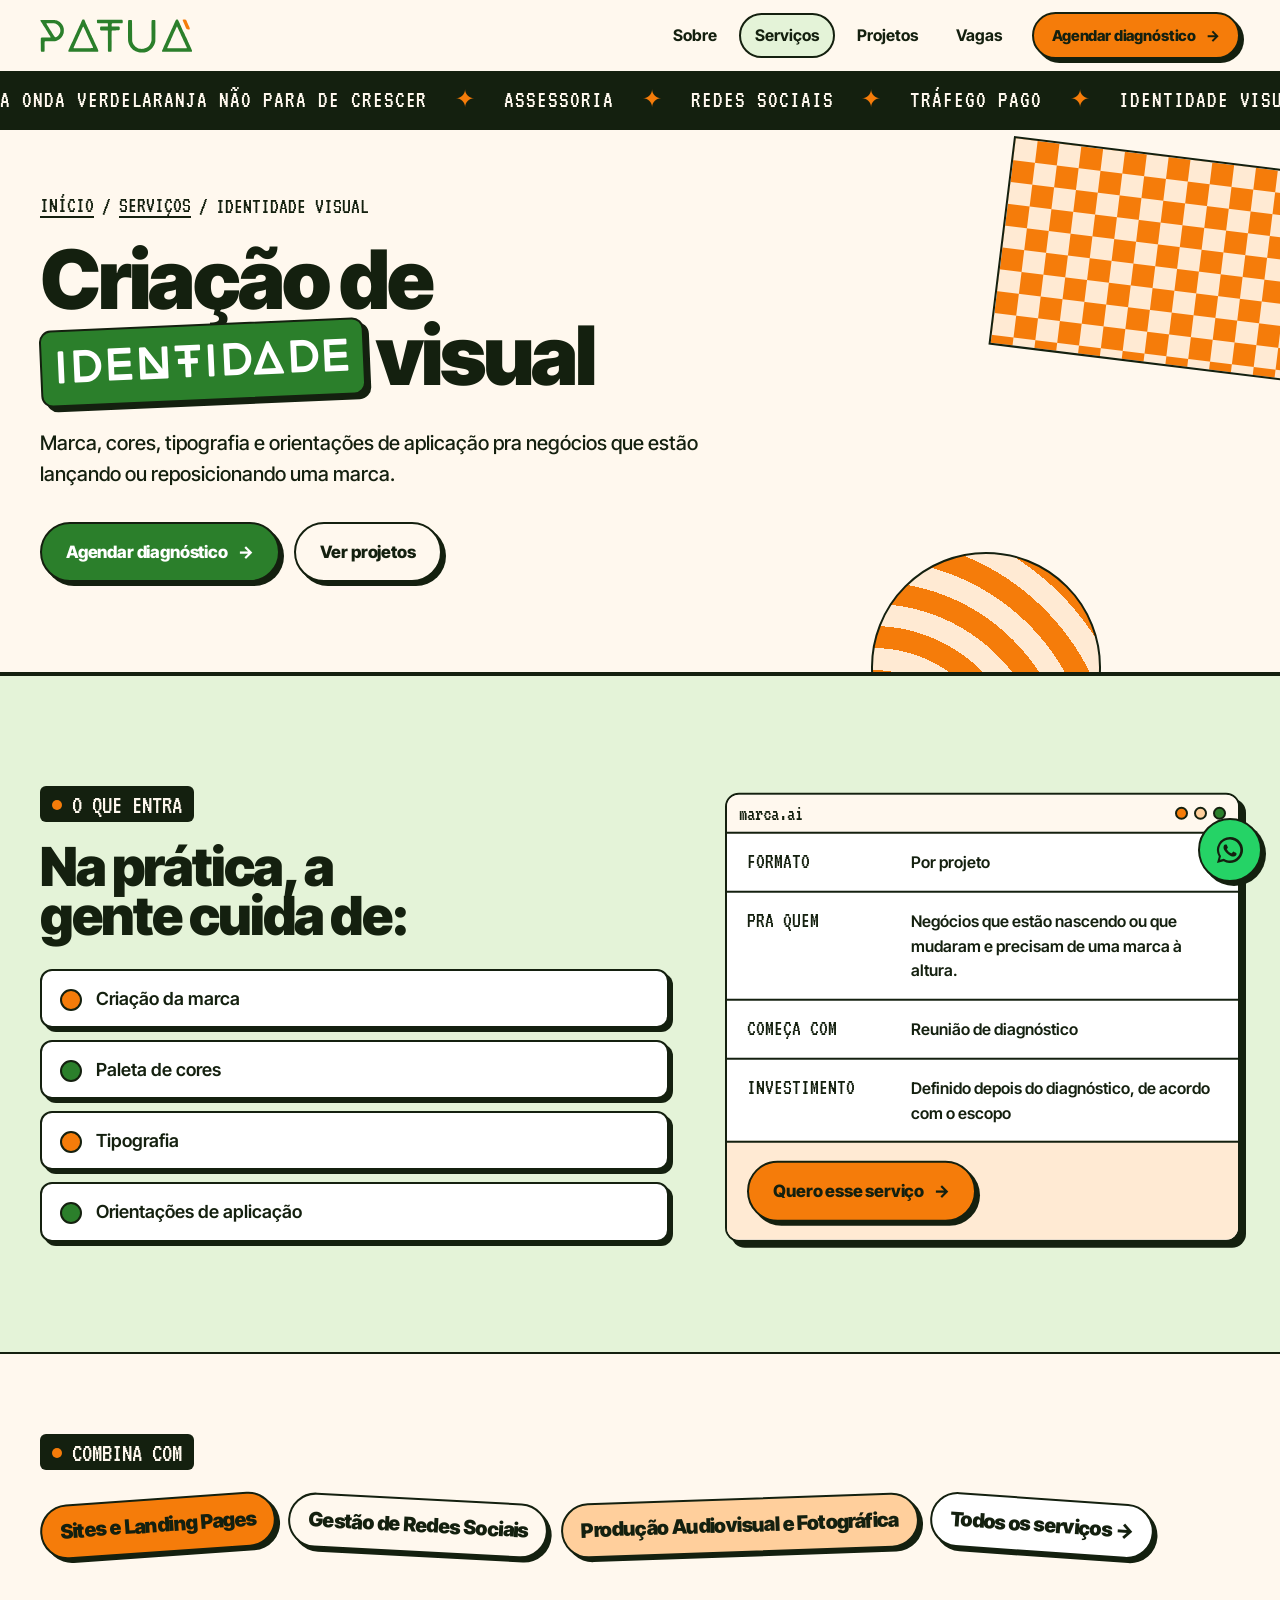
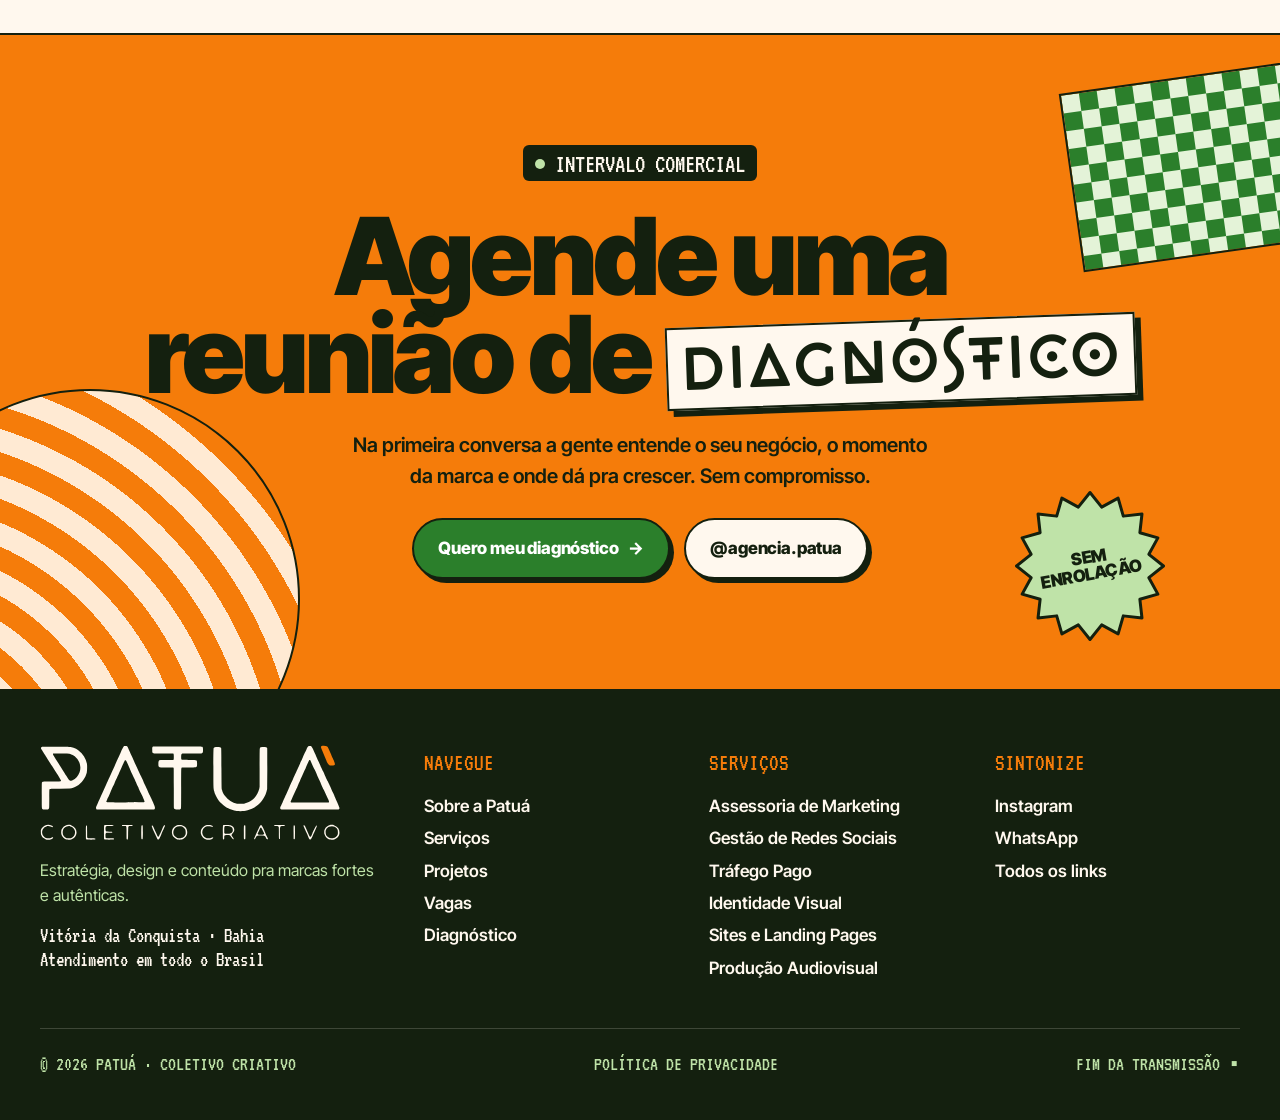
<file: servico-identidade-visual.html>
<!doctype html>
<html lang="pt-BR">
<head>
<meta charset="utf-8">
<meta name="viewport" content="width=device-width,initial-scale=1,viewport-fit=cover">
<title>Criação de identidade visual · Patuá Coletivo Criativo</title>
<meta name="description" content="Criação de identidade visual com a Patuá: marca, cores, tipografia e orientações de aplicação para negócios em lançamento ou reposicionamento.">
<meta property="og:title" content="Criação de identidade visual · Patuá Coletivo Criativo">
<meta property="og:description" content="Criação de identidade visual com a Patuá: marca, cores, tipografia e orientações de aplicação para negócios em lançamento ou reposicionamento.">
<meta property="og:locale" content="pt_BR">
<link rel="preconnect" href="https://fonts.googleapis.com">
<link rel="preconnect" href="https://fonts.gstatic.com" crossorigin>
<link rel="stylesheet" href="https://fonts.googleapis.com/css2?family=Inter+Tight:ital,wght@0,400;0,500;0,600;0,700;0,800;0,900;1,800;1,900&family=VT323&display=swap">
<link rel="preload" href="cocobiker-sub.woff2" as="font" type="font/woff2" crossorigin>
<link rel="stylesheet" href="patua.css">
</head>
<body>

<header>
  <div class="wrap nav">
    <a class="marca" href="index.html" aria-label="Patuá, início"><svg class="logo-w" viewBox="197 121 1715 382" role="img" aria-label="Patuá"><path fill-rule="evenodd" fill="currentColor" d="M1319 498C1304 496 1272 485 1257 475C1249 470 1243 465 1231 454C1220 444 1210 430 1201 412C1195 400 1193 394 1190 382C1186 364 1186 349 1186 242C1186 144 1187 140 1188 138C1192 133 1195 132 1208 132C1223 132 1227 133 1230 138C1231 141 1232 148 1232 255C1233 365 1233 369 1235 376C1239 392 1244 401 1253 412C1269 434 1295 451 1321 456C1331 457 1351 457 1361 456C1370 454 1384 449 1391 445C1401 440 1414 430 1420 424C1433 410 1443 390 1448 371L1450 360L1450 253C1450 192 1450 144 1451 142C1451 139 1453 137 1454 135C1457 133 1458 132 1471 132C1486 132 1490 133 1493 138C1494 140 1494 165 1494 256L1493 372L1490 385C1483 409 1475 424 1462 441C1447 460 1426 476 1406 485C1390 491 1372 497 1361 498C1350 499 1331 499 1319 498ZM212 488C206 484 206 486 206 408C206 354 206 337 207 335C208 334 210 332 212 331C215 329 220 329 264 329C297 329 313 329 314 328C316 327 316 326 316 324C315 320 304 302 265 241C258 231 250 217 246 212C243 206 238 199 236 196C234 193 229 185 225 178C221 172 215 163 212 158C209 153 205 147 203 144C201 139 201 138 202 136C202 134 204 133 206 132C207 131 237 131 285 131C370 131 368 131 387 137C398 141 405 144 416 153C442 172 458 199 464 228C466 240 465 269 463 279C460 288 455 301 452 307C440 328 429 340 416 349C404 357 387 365 376 368L366 370L309 371C256 371 253 372 251 373C249 375 249 376 249 427C249 464 249 479 248 482C247 484 245 486 243 488C240 490 239 490 228 490C217 490 215 490 212 488ZM520 489C517 488 515 482 516 477C517 472 525 455 556 386C566 366 570 357 577 340C579 336 583 327 586 320C589 314 595 300 600 290C604 281 610 267 613 261C616 254 622 242 625 234C629 225 635 212 639 203C643 194 650 179 655 168C665 144 673 129 676 127C679 126 690 126 693 128C696 130 697 133 706 154C710 164 716 176 719 182C722 188 728 201 732 211C736 221 743 235 746 242C750 249 755 260 757 266C760 272 767 287 773 300C779 312 786 327 788 333C791 339 796 349 799 356C805 368 817 395 817 396C817 396 819 401 822 407C828 419 835 435 842 450C844 455 847 463 849 467C854 480 854 486 848 489C845 490 524 490 520 489ZM973 489C967 488 962 486 961 482C960 481 960 436 960 367C960 278 960 254 959 252L957 250L919 249C882 249 880 248 877 246C872 243 872 241 872 227C872 216 873 214 875 211C878 206 881 206 920 206L957 206L959 204C960 202 960 199 960 187C960 174 959 173 958 171C956 170 947 170 901 170C842 170 842 170 838 164C837 162 837 160 837 149C836 136 837 133 842 130C844 129 866 129 982 129C1109 129 1119 129 1122 131C1126 133 1127 138 1127 150C1127 162 1126 166 1121 168C1118 170 1110 170 1063 170C1031 170 1008 170 1007 171C1003 172 1002 178 1002 191C1002 200 1003 202 1004 204C1006 205 1009 206 1045 206C1080 206 1085 207 1088 208C1092 211 1093 214 1093 229C1092 245 1092 246 1084 248C1081 249 1065 249 1043 249C1021 249 1007 249 1006 250C1005 251 1004 253 1003 255C1002 257 1002 296 1002 370C1002 456 1002 481 1001 483C998 489 988 491 973 489ZM1571 488C1568 486 1566 482 1568 478C1568 477 1572 469 1576 460C1580 452 1583 445 1583 444C1583 443 1592 423 1602 402C1607 391 1614 375 1617 368C1620 361 1626 348 1629 341C1633 334 1639 320 1643 310C1647 300 1653 289 1655 284C1657 280 1660 273 1662 268C1673 245 1676 237 1680 229C1682 224 1685 217 1687 213C1689 209 1694 199 1697 191C1700 183 1706 171 1709 164C1712 158 1717 148 1719 142C1726 128 1727 126 1737 126C1746 126 1747 128 1754 143C1757 149 1762 161 1766 170C1770 178 1774 189 1776 192C1778 196 1783 208 1788 218C1793 228 1798 241 1800 246C1803 250 1808 264 1814 274C1819 286 1825 300 1828 306C1831 312 1836 323 1840 330C1843 338 1850 351 1854 360C1857 369 1864 383 1867 390C1871 397 1876 409 1879 416C1882 423 1888 437 1893 448C1907 480 1908 482 1904 487L1901 490L1738 490C1578 490 1574 490 1571 488ZM792 447C793 446 793 444 792 441C791 437 781 413 774 400C767 385 757 364 757 361C756 360 752 352 748 343C744 334 738 321 735 314C727 296 725 292 717 276C714 268 708 255 705 248C697 230 689 213 687 210C684 208 682 207 680 209C680 210 677 215 675 220C673 225 669 234 666 239C664 244 659 255 656 262C646 284 641 296 636 306C633 312 628 323 624 332C621 341 616 352 613 357C607 370 604 378 597 394C588 415 587 417 581 428C578 435 576 441 575 443C574 449 566 449 684 449C784 449 791 448 792 447ZM1846 447C1847 445 1846 443 1843 434C1838 425 1830 406 1821 387C1819 382 1816 376 1815 374C1813 372 1811 367 1800 342C1799 338 1795 330 1793 325C1781 301 1779 295 1774 283C1771 276 1767 267 1765 263C1762 259 1756 245 1750 232C1744 218 1739 207 1738 207C1737 206 1736 206 1734 207C1733 209 1726 221 1719 238C1717 244 1713 253 1710 260C1707 266 1700 281 1695 293C1689 305 1683 320 1680 326C1677 331 1672 344 1668 353C1664 363 1658 376 1655 382C1650 392 1644 406 1635 426C1633 430 1631 436 1629 439C1627 444 1627 445 1628 447L1629 449L1737 449L1845 449L1846 447ZM382 322C400 313 413 298 422 276C435 242 419 200 385 180C368 170 367 170 316 169C284 169 272 169 271 170C268 173 270 177 281 194C287 204 297 219 302 227C307 236 315 248 319 254C323 260 329 270 333 277C337 283 342 291 344 294C347 298 351 305 354 310C365 328 367 328 382 322Z"/><path class="acento" fill="var(--laranja)" d="M1849 236C1845 234 1840 229 1837 223C1836 221 1833 214 1830 206C1823 190 1817 176 1812 164C1807 153 1800 136 1800 133C1800 127 1808 125 1823 126C1838 127 1840 129 1854 165C1859 177 1865 191 1867 195C1878 218 1881 228 1880 232C1878 237 1874 238 1863 238C1856 238 1852 237 1849 236Z"/></svg></a>
    <nav aria-label="Principal">
      <a class="l" href="sobre.html">Sobre</a><a class="l" href="servicos.html" aria-current="page">Serviços</a><a class="l" href="projetos.html">Projetos</a><a class="l" href="vagas.html">Vagas</a>
      <a class="btn btn-l" href="diagnostico.html">Agendar diagnóstico <span class="seta">→</span></a>
      <button class="menu-btn" type="button" aria-expanded="false" aria-controls="gaveta"><i></i>MENU</button>
    </nav>
  </div>
  <div class="gaveta" id="gaveta"><div class="wrap"><a class="g" href="index.html">Início</a><a class="g" href="sobre.html">Sobre</a><a class="g" href="servicos.html" aria-current="page">Serviços</a><a class="g" href="projetos.html">Projetos</a><a class="g" href="vagas.html">Vagas</a><a class="btn btn-l" href="diagnostico.html">Agendar diagnóstico <span class="seta">→</span></a></div></div>
</header>
<div class="ticker" aria-hidden="true"><div class="trilho"><span>A ONDA VERDELARANJA NÃO PARA DE CRESCER <i>✦</i> ASSESSORIA <i>✦</i> REDES SOCIAIS <i>✦</i> TRÁFEGO PAGO <i>✦</i> IDENTIDADE VISUAL <i>✦</i> SITES <i>✦</i> AUDIOVISUAL <i>✦</i> <b>DE VITÓRIA DA CONQUISTA PRO BRASIL</b> <i>✦</i></span><span>A ONDA VERDELARANJA NÃO PARA DE CRESCER <i>✦</i> ASSESSORIA <i>✦</i> REDES SOCIAIS <i>✦</i> TRÁFEGO PAGO <i>✦</i> IDENTIDADE VISUAL <i>✦</i> SITES <i>✦</i> AUDIOVISUAL <i>✦</i> <b>DE VITÓRIA DA CONQUISTA PRO BRASIL</b> <i>✦</i></span></div></div>

<main id="inicio">

<section class="ph ">
  <div class="d1 p-xadrez" aria-hidden="true"></div>
  <div class="d2 p-arco" aria-hidden="true"></div>
  
  <div class="wrap">
    <nav class="migalha" aria-label="Você está em"><a href="index.html">INÍCIO</a> <span>/</span> <a href="servicos.html">SERVIÇOS</a> <span>/</span> <span aria-current="page">IDENTIDADE VISUAL</span></nav>
    <h1>Criação de <span class="tag v coco">identidade</span> visual</h1>
    <p class="lead">Marca, cores, tipografia e orientações de aplicação pra negócios que estão lançando ou reposicionando uma marca.</p>
    <div class="ctas"><a class="btn btn-v" href="diagnostico.html">Agendar diagnóstico <span class="seta">→</span></a><a class="btn btn-c" href="projetos.html">Ver projetos</a></div>
  </div>
</section>
<section class="sec servicos">
  <div class="wrap det">
    <div class="rv">
      <div class="kicker"><i></i>O QUE ENTRA</div>
      <h2>Na prática, a gente cuida de:</h2>
      <ul class="lista"><li>Criação da marca</li><li>Paleta de cores</li><li>Tipografia</li><li>Orientações de aplicação</li></ul>
    </div>
    <aside class="ficha rv" aria-label="Ficha do serviço">
      <div class="barra-jan"><span>marca.ai</span><span class="bt"><i></i><i></i><i></i></span></div>
      <dl>
        <div><dt>FORMATO</dt><dd>Por projeto</dd></div>
        <div><dt>PRA QUEM</dt><dd>Negócios que estão nascendo ou que mudaram e precisam de uma marca à altura.</dd></div>
        <div><dt>COMEÇA COM</dt><dd>Reunião de diagnóstico</dd></div>
        <div><dt>INVESTIMENTO</dt><dd>Definido depois do diagnóstico, de acordo com o escopo</dd></div>
      </dl>
      <div class="rod"><a class="btn btn-l" href="diagnostico.html">Quero esse serviço <span class="seta">→</span></a></div>
    </aside>
  </div>
</section>

<section class="sec creme" style="padding-block:80px">
  <div class="wrap rv">
    <div class="kicker"><i></i>COMBINA COM</div>
    <div class="combina"><a class="formato" href="servico-sites-e-landing-pages.html">Sites e Landing Pages</a><a class="formato" href="servico-gestao-de-redes-sociais.html">Gestão de Redes Sociais</a><a class="formato" href="servico-producao-audiovisual.html">Produção Audiovisual e Fotográfica</a><a class="formato" href="servicos.html" style="background:var(--branco)">Todos os serviços →</a></div>
  </div>
</section>
<section class="sec cta">
  <div class="arcos p-arco" style="background-color:var(--laranja-cl2)" aria-hidden="true"></div>
  <div class="quad p-xadrez-v" aria-hidden="true"></div>
  <div class="burst gira" aria-hidden="true"><svg viewBox="0 0 200 200"><polygon points="100.0,2.0 115.6,21.5 137.5,9.5 144.4,33.5 169.3,30.7 166.5,55.6 190.5,62.5 178.5,84.4 198.0,100.0 178.5,115.6 190.5,137.5 166.5,144.4 169.3,169.3 144.4,166.5 137.5,190.5 115.6,178.5 100.0,198.0 84.4,178.5 62.5,190.5 55.6,166.5 30.7,169.3 33.5,144.4 9.5,137.5 21.5,115.6 2.0,100.0 21.5,84.4 9.5,62.5 33.5,55.6 30.7,30.7 55.6,33.5 62.5,9.5 84.4,21.5" fill="var(--verde-claro)"/></svg><span>SEM<br>ENROLAÇÃO</span></div>
  <div class="wrap in rv">
    <div class="kicker"><i style="background:var(--verde-claro)"></i>INTERVALO COMERCIAL</div>
    <h2>Agende uma reunião de <span class="coco">diagnóstico</span></h2>
    <p>Na primeira conversa a gente entende o seu negócio, o momento da marca e onde dá pra crescer. Sem compromisso.</p>
    <div class="ctas">
      <a class="btn btn-v" href="diagnostico.html">Quero meu diagnóstico <span class="seta">→</span></a>
      <a class="btn btn-c" href="https://www.instagram.com/agencia.patua/" target="_blank" rel="noopener">@agencia.patua</a>
    </div>
  </div>
</section>
</main>

<footer>
  <div class="wrap">
    <div class="foot">
      <div><a class="marca" href="index.html" style="background:none;padding:0" aria-label="Patuá, voltar ao início"><svg class="logo-f" viewBox="196 121 1713 544" role="img" aria-label="Patuá, Coletivo Criativo"><path fill-rule="evenodd" fill="currentColor" d="M1319 498C1304 496 1272 485 1257 475C1249 470 1243 465 1231 454C1220 444 1210 430 1201 412C1195 400 1193 394 1190 382C1186 364 1186 349 1186 242C1186 144 1187 140 1188 138C1192 133 1195 132 1208 132C1223 132 1227 133 1230 138C1231 141 1232 148 1232 255C1233 365 1233 369 1235 376C1239 392 1244 401 1253 412C1269 434 1295 451 1321 456C1331 457 1351 457 1361 456C1370 454 1384 449 1391 445C1401 440 1414 430 1420 424C1433 410 1443 390 1448 371L1450 360L1450 253C1450 192 1450 144 1451 142C1451 139 1453 137 1454 135C1457 133 1458 132 1471 132C1486 132 1490 133 1493 138C1494 140 1494 165 1494 256L1493 372L1490 385C1483 409 1475 424 1462 441C1447 460 1426 476 1406 485C1390 491 1372 497 1361 498C1350 499 1331 499 1319 498ZM212 488C206 484 206 486 206 408C206 354 206 337 207 335C208 334 210 332 212 331C215 329 220 329 264 329C297 329 313 329 314 328C316 327 316 326 316 324C315 320 304 302 265 241C258 231 250 217 246 212C243 206 238 199 236 196C234 193 229 185 225 178C221 172 215 163 212 158C209 153 205 147 203 144C201 139 201 138 202 136C202 134 204 133 206 132C207 131 237 131 285 131C370 131 368 131 387 137C398 141 405 144 416 153C442 172 458 199 464 228C466 240 465 269 463 279C460 288 455 301 452 307C440 328 429 340 416 349C404 357 387 365 376 368L366 370L309 371C256 371 253 372 251 373C249 375 249 376 249 427C249 464 249 479 248 482C247 484 245 486 243 488C240 490 239 490 228 490C217 490 215 490 212 488ZM520 489C517 488 515 482 516 477C517 472 525 455 556 386C566 366 570 357 577 340C579 336 583 327 586 320C589 314 595 300 600 290C604 281 610 267 613 261C616 254 622 242 625 234C629 225 635 212 639 203C643 194 650 179 655 168C665 144 673 129 676 127C679 126 690 126 693 128C696 130 697 133 706 154C710 164 716 176 719 182C722 188 728 201 732 211C736 221 743 235 746 242C750 249 755 260 757 266C760 272 767 287 773 300C779 312 786 327 788 333C791 339 796 349 799 356C805 368 817 395 817 396C817 396 819 401 822 407C828 419 835 435 842 450C844 455 847 463 849 467C854 480 854 486 848 489C845 490 524 490 520 489ZM973 489C967 488 962 486 961 482C960 481 960 436 960 367C960 278 960 254 959 252L957 250L919 249C882 249 880 248 877 246C872 243 872 241 872 227C872 216 873 214 875 211C878 206 881 206 920 206L957 206L959 204C960 202 960 199 960 187C960 174 959 173 958 171C956 170 947 170 901 170C842 170 842 170 838 164C837 162 837 160 837 149C836 136 837 133 842 130C844 129 866 129 982 129C1109 129 1119 129 1122 131C1126 133 1127 138 1127 150C1127 162 1126 166 1121 168C1118 170 1110 170 1063 170C1031 170 1008 170 1007 171C1003 172 1002 178 1002 191C1002 200 1003 202 1004 204C1006 205 1009 206 1045 206C1080 206 1085 207 1088 208C1092 211 1093 214 1093 229C1092 245 1092 246 1084 248C1081 249 1065 249 1043 249C1021 249 1007 249 1006 250C1005 251 1004 253 1003 255C1002 257 1002 296 1002 370C1002 456 1002 481 1001 483C998 489 988 491 973 489ZM1571 488C1568 486 1566 482 1568 478C1568 477 1572 469 1576 460C1580 452 1583 445 1583 444C1583 443 1592 423 1602 402C1607 391 1614 375 1617 368C1620 361 1626 348 1629 341C1633 334 1639 320 1643 310C1647 300 1653 289 1655 284C1657 280 1660 273 1662 268C1673 245 1676 237 1680 229C1682 224 1685 217 1687 213C1689 209 1694 199 1697 191C1700 183 1706 171 1709 164C1712 158 1717 148 1719 142C1726 128 1727 126 1737 126C1746 126 1747 128 1754 143C1757 149 1762 161 1766 170C1770 178 1774 189 1776 192C1778 196 1783 208 1788 218C1793 228 1798 241 1800 246C1803 250 1808 264 1814 274C1819 286 1825 300 1828 306C1831 312 1836 323 1840 330C1843 338 1850 351 1854 360C1857 369 1864 383 1867 390C1871 397 1876 409 1879 416C1882 423 1888 437 1893 448C1907 480 1908 482 1904 487L1901 490L1738 490C1578 490 1574 490 1571 488ZM792 447C793 446 793 444 792 441C791 437 781 413 774 400C767 385 757 364 757 361C756 360 752 352 748 343C744 334 738 321 735 314C727 296 725 292 717 276C714 268 708 255 705 248C697 230 689 213 687 210C684 208 682 207 680 209C680 210 677 215 675 220C673 225 669 234 666 239C664 244 659 255 656 262C646 284 641 296 636 306C633 312 628 323 624 332C621 341 616 352 613 357C607 370 604 378 597 394C588 415 587 417 581 428C578 435 576 441 575 443C574 449 566 449 684 449C784 449 791 448 792 447ZM1846 447C1847 445 1846 443 1843 434C1838 425 1830 406 1821 387C1819 382 1816 376 1815 374C1813 372 1811 367 1800 342C1799 338 1795 330 1793 325C1781 301 1779 295 1774 283C1771 276 1767 267 1765 263C1762 259 1756 245 1750 232C1744 218 1739 207 1738 207C1737 206 1736 206 1734 207C1733 209 1726 221 1719 238C1717 244 1713 253 1710 260C1707 266 1700 281 1695 293C1689 305 1683 320 1680 326C1677 331 1672 344 1668 353C1664 363 1658 376 1655 382C1650 392 1644 406 1635 426C1633 430 1631 436 1629 439C1627 444 1627 445 1628 447L1629 449L1737 449L1845 449L1846 447ZM382 322C400 313 413 298 422 276C435 242 419 200 385 180C368 170 367 170 316 169C284 169 272 169 271 170C268 173 270 177 281 194C287 204 297 219 302 227C307 236 315 248 319 254C323 260 329 270 333 277C337 283 342 291 344 294C347 298 351 305 354 310C365 328 367 328 382 322ZM230 661C225 659 213 651 209 647C208 645 205 641 204 637C201 631 201 630 201 621C200 608 201 605 206 597C213 586 229 577 243 577C256 577 271 584 270 589C269 591 266 590 256 587C248 583 241 583 232 586C223 590 221 591 216 598C208 607 206 619 210 631C211 635 213 638 218 644C227 653 232 654 246 654C253 654 255 653 261 650C267 647 271 647 271 650C271 652 266 657 260 659C254 662 237 663 230 661ZM347 661C342 659 336 655 330 650C320 640 316 631 317 616C318 606 319 602 326 594C333 584 345 578 359 577C367 577 368 577 376 580C396 588 407 606 404 626C403 630 402 635 401 636C396 647 385 657 374 660C368 662 354 662 347 661ZM464 661C462 661 461 660 460 659C458 658 458 655 458 621C458 584 458 580 462 580C465 580 465 584 465 616C465 647 465 649 467 651C469 653 469 654 489 654C500 654 510 655 511 655C513 657 512 660 509 661C507 662 468 662 464 661ZM565 661C564 660 563 659 562 658C561 655 561 586 562 582C562 581 563 579 564 579C567 577 613 578 615 579C616 580 616 581 614 582C613 584 610 584 594 584C577 584 576 584 573 586C571 589 571 590 570 596C570 606 571 611 574 614C576 616 576 616 591 616C607 616 609 616 609 619C609 622 606 622 590 622L575 622L573 625C570 628 570 629 570 639C570 654 569 654 595 654C607 654 616 654 617 655C620 657 619 660 616 661C612 662 568 662 565 661ZM980 661C970 657 958 647 953 638C952 635 951 630 950 626C948 617 950 607 953 600C957 593 966 585 975 581C982 578 983 578 992 578C1002 578 1003 578 1010 581C1023 586 1029 591 1034 604C1038 616 1038 628 1032 639C1027 648 1015 658 1006 661C999 662 986 662 980 661ZM1145 661C1132 657 1118 642 1115 629C1113 620 1114 609 1117 603C1122 594 1130 586 1140 581C1147 578 1148 578 1158 578C1168 578 1169 578 1176 581C1181 584 1183 585 1183 587C1183 590 1180 590 1172 587C1164 584 1152 584 1144 587C1130 592 1120 610 1123 625C1125 636 1132 646 1142 651C1147 653 1148 654 1158 654C1168 654 1170 653 1175 651C1182 648 1184 647 1185 650C1185 652 1180 657 1175 659C1169 662 1152 663 1145 661ZM1851 661C1844 659 1839 656 1831 649C1826 643 1824 640 1822 634C1819 628 1819 626 1819 618C1819 609 1820 608 1823 601C1828 591 1834 586 1844 581C1850 578 1853 578 1860 577C1868 577 1870 577 1877 580C1897 588 1906 600 1906 620C1906 630 1904 636 1899 643C1895 650 1883 658 1876 660C1870 662 1857 662 1851 661ZM692 659C690 658 690 654 690 623C690 582 691 584 677 584C671 584 666 584 666 583C664 583 663 579 665 578C666 578 679 578 694 578C719 578 722 578 724 579C727 582 723 584 713 584C706 584 704 584 702 586L700 588L699 623C699 656 698 658 697 660C694 661 694 661 692 659ZM867 659C866 657 864 655 864 652C863 650 859 642 855 633C844 611 834 587 834 583C834 581 834 580 836 580C839 580 840 582 843 588C844 591 848 599 851 606C854 612 859 622 861 628C867 643 868 644 871 645C872 645 873 644 875 642C878 636 887 619 891 608C902 582 903 579 907 579C912 579 911 582 901 603C898 608 894 618 891 625C886 640 878 656 875 659C872 662 870 662 867 659ZM1735 659C1732 656 1729 649 1722 630C1718 622 1712 608 1708 600C1700 584 1699 579 1703 579C1708 579 1710 583 1720 608C1726 623 1735 642 1736 644C1738 645 1741 645 1743 643C1744 642 1746 638 1752 623C1754 618 1759 607 1764 598C1771 584 1773 580 1775 580C1777 580 1777 580 1777 582C1777 586 1770 603 1761 622C1757 630 1753 639 1753 640C1752 641 1750 646 1748 651C1743 661 1740 663 1735 659ZM776 658C775 657 774 650 774 621C774 601 775 583 775 582C776 579 780 578 782 580C784 582 784 656 782 658C780 660 778 660 776 658ZM1241 658C1240 657 1240 644 1240 618C1240 582 1241 581 1242 579C1244 578 1248 578 1263 578C1280 578 1282 579 1287 581C1295 584 1299 588 1303 595C1308 606 1305 617 1295 627C1288 634 1288 636 1297 648C1302 655 1303 658 1301 659C1299 661 1297 659 1289 648C1280 635 1279 635 1263 635C1249 636 1248 636 1248 649C1248 654 1248 658 1247 659C1245 661 1242 660 1241 658ZM1362 658C1360 657 1360 652 1360 620C1360 599 1360 583 1361 582C1362 578 1366 578 1368 581C1369 582 1369 596 1369 620C1369 643 1369 657 1368 658C1367 661 1364 661 1362 658ZM1418 658C1418 657 1419 655 1420 653C1421 650 1425 642 1428 634C1431 626 1439 610 1444 599C1454 579 1456 577 1460 579C1461 580 1463 582 1464 584C1465 587 1467 590 1468 591C1470 593 1478 612 1482 622C1483 625 1487 634 1491 642C1495 650 1498 657 1498 658C1497 660 1493 661 1491 658C1490 658 1488 654 1486 650C1481 639 1480 639 1458 638C1435 638 1433 639 1427 652C1424 659 1420 662 1418 658ZM1645 658C1644 657 1644 650 1644 619C1644 586 1644 582 1645 580C1647 578 1650 579 1651 583C1652 584 1652 600 1652 621C1652 654 1652 657 1650 658C1648 660 1647 660 1645 658ZM1561 656C1560 656 1560 640 1560 623C1560 602 1560 590 1559 589C1557 585 1554 584 1545 584C1538 584 1536 584 1534 582C1533 581 1533 581 1534 579C1535 578 1541 578 1564 578C1593 578 1596 578 1593 582C1593 583 1590 584 1582 584C1577 584 1572 585 1571 585C1570 586 1568 588 1568 590C1566 592 1566 597 1566 623C1566 640 1566 655 1566 656C1565 658 1562 659 1561 656ZM373 653C389 647 400 627 395 610C391 597 383 589 370 586C362 583 357 584 348 587C335 591 328 600 326 613C323 632 332 647 348 653C354 654 367 654 373 653ZM1009 651C1017 647 1021 643 1025 635C1028 629 1028 628 1028 620C1028 608 1026 602 1019 595C1012 587 1005 585 993 585C976 585 965 593 959 609C955 622 958 635 968 644C976 652 982 654 994 654C1002 653 1005 653 1009 651ZM1878 651C1885 648 1892 641 1895 634C1897 630 1897 628 1897 620C1897 608 1896 605 1890 597C1881 584 1862 581 1846 588C1838 592 1834 596 1830 604C1827 610 1827 612 1827 619C1827 632 1831 641 1842 648C1849 653 1853 654 1864 654C1872 653 1874 653 1878 651ZM1473 631C1475 630 1476 628 1476 626C1476 624 1462 595 1459 593C1456 590 1454 593 1449 605C1446 611 1443 619 1442 621C1438 627 1438 628 1441 631C1443 634 1444 634 1457 634C1470 634 1471 633 1473 631ZM1281 626C1293 622 1297 617 1297 606C1297 596 1292 589 1282 586C1278 585 1257 583 1254 584C1249 586 1248 590 1248 608L1248 623L1251 626C1254 628 1255 628 1264 628C1272 628 1277 627 1281 626Z"/><path class="acento" fill="var(--laranja)" d="M1849 236C1845 234 1840 229 1837 223C1836 221 1833 214 1830 206C1823 190 1817 176 1812 164C1807 153 1800 136 1800 133C1800 127 1808 125 1823 126C1838 127 1840 129 1854 165C1859 177 1865 191 1867 195C1878 218 1881 228 1880 232C1878 237 1874 238 1863 238C1856 238 1852 237 1849 236Z"/></svg></a><p style="margin-top:18px">Estratégia, design e conteúdo pra marcas fortes e autênticas.</p><p class="end">Vitória da Conquista · Bahia<br>Atendimento em todo o Brasil</p></div>
      <div><div class="k">NAVEGUE</div><a href="sobre.html">Sobre a Patuá</a><a href="servicos.html">Serviços</a><a href="projetos.html">Projetos</a><a href="vagas.html">Vagas</a><a href="diagnostico.html">Diagnóstico</a></div>
      <div><div class="k">SERVIÇOS</div><a href="servico-assessoria-de-marketing.html">Assessoria de Marketing</a><a href="servico-gestao-de-redes-sociais.html">Gestão de Redes Sociais</a><a href="servico-trafego-pago.html">Tráfego Pago</a><a href="servico-identidade-visual.html">Identidade Visual</a><a href="servico-sites-e-landing-pages.html">Sites e Landing Pages</a><a href="servico-producao-audiovisual.html">Produção Audiovisual</a></div>
      <div><div class="k">SINTONIZE</div><a href="https://www.instagram.com/agencia.patua/" target="_blank" rel="noopener">Instagram</a><a href="diagnostico.html" data-wa>WhatsApp</a><a href="https://beacons.page/agencia.patua" target="_blank" rel="noopener">Todos os links</a></div>
    </div>
    <div class="legal"><span>© 2026 PATUÁ · COLETIVO CRIATIVO</span><a href="privacidade.html">POLÍTICA DE PRIVACIDADE</a><span>FIM DA TRANSMISSÃO ▪</span></div>
  </div>
</footer>

<a class="wa" href="diagnostico.html" data-wa aria-label="Falar com a Patuá no WhatsApp"><svg viewBox="0 0 32 32" aria-hidden="true"><path fill="currentColor" d="M16 3a13 13 0 0 0-11.2 19.6L3 29l6.6-1.7A13 13 0 1 0 16 3Zm0 23.6c-2 0-4-.6-5.7-1.6l-.4-.2-3.9 1 1-3.8-.3-.4A10.6 10.6 0 1 1 16 26.6Zm5.8-7.9c-.3-.2-1.9-.9-2.2-1-.3-.1-.5-.2-.7.2l-1 1.2c-.2.2-.4.2-.7.1a8.7 8.7 0 0 1-4.3-3.8c-.3-.5.3-.5.9-1.6.1-.2 0-.4 0-.5l-1-2.4c-.3-.6-.5-.5-.7-.5h-.6c-.2 0-.6.1-.9.4-.3.3-1.1 1.1-1.1 2.7s1.2 3.1 1.3 3.3c.2.2 2.3 3.5 5.5 4.9 2 .9 2.8.9 3.8.8.6-.1 1.9-.8 2.2-1.5.3-.7.3-1.4.2-1.5l-.7-.8Z"/></svg><span class="bal">chama no zap</span></a>
<script src="patua.js"></script>
</body>
</html>
</file>
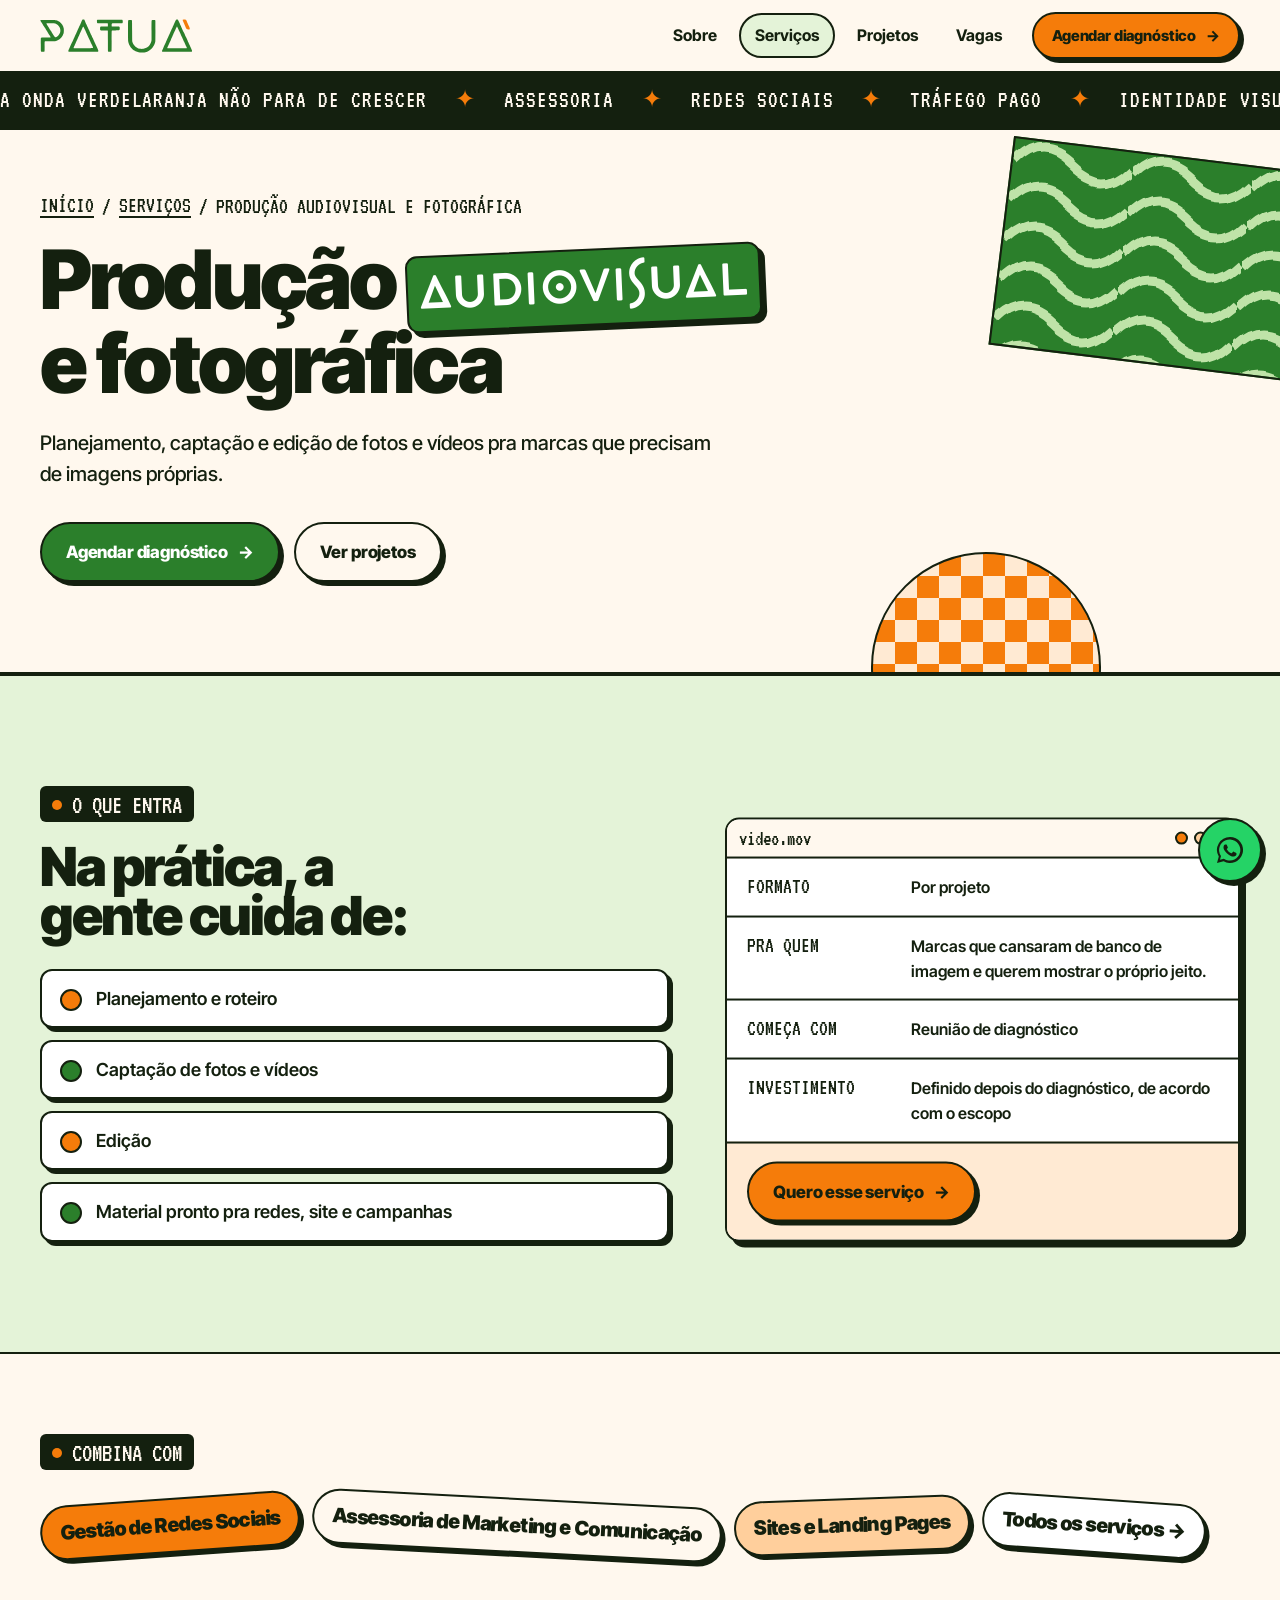
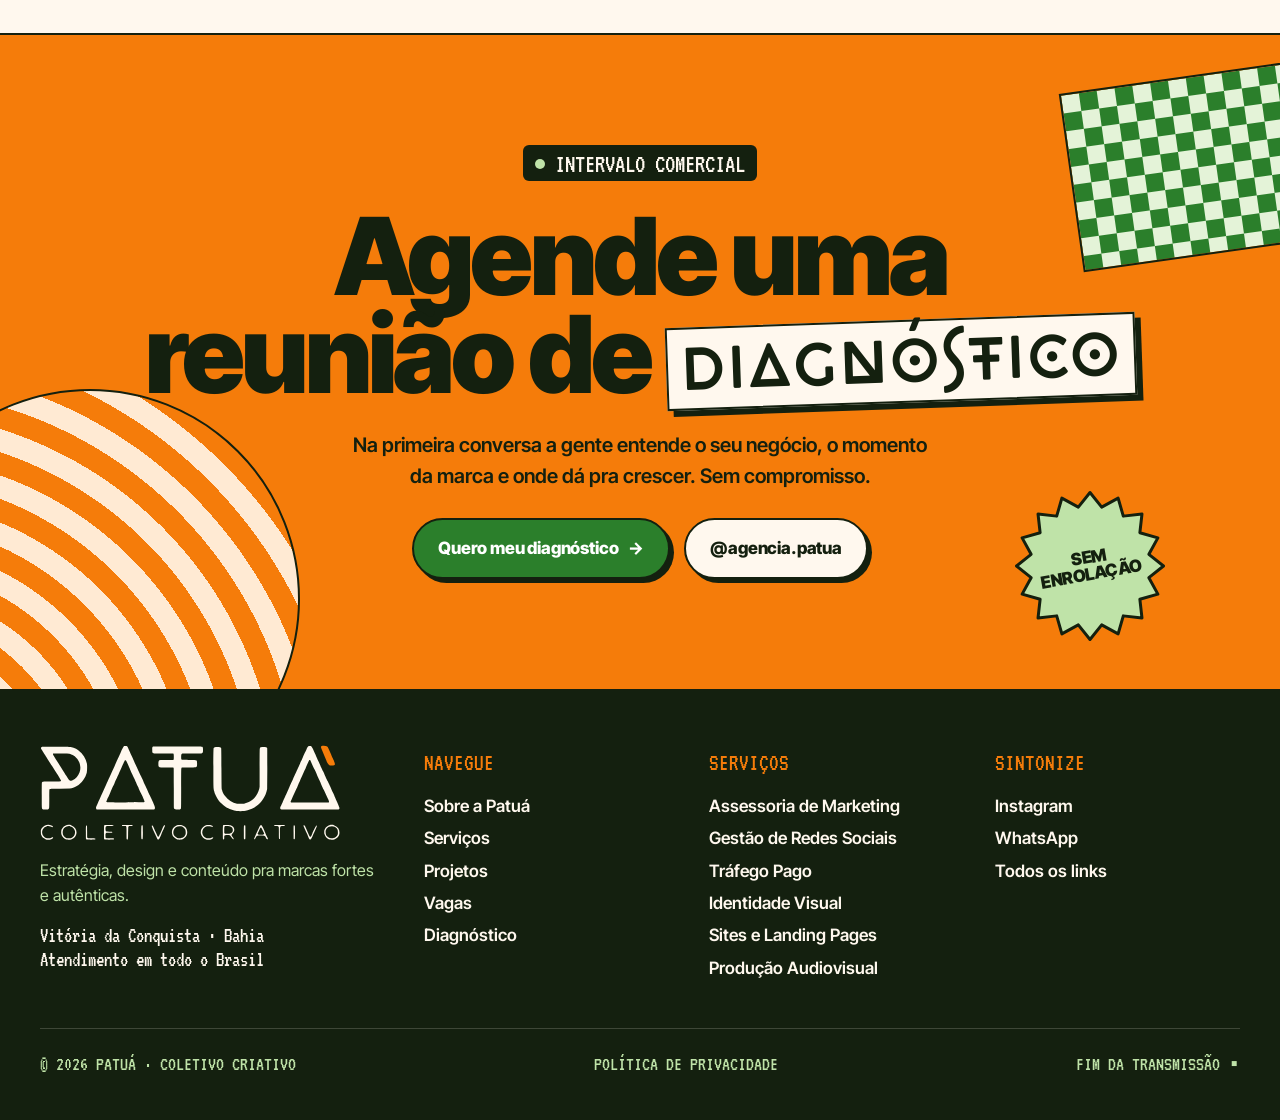
<file: servico-producao-audiovisual.html>
<!doctype html>
<html lang="pt-BR">
<head>
<meta charset="utf-8">
<meta name="viewport" content="width=device-width,initial-scale=1,viewport-fit=cover">
<title>Produção audiovisual e fotográfica · Patuá Coletivo Criativo</title>
<meta name="description" content="Produção audiovisual e fotográfica com a Patuá: planejamento, captação e edição de fotos e vídeos para marcas que precisam de imagens próprias.">
<meta property="og:title" content="Produção audiovisual e fotográfica · Patuá Coletivo Criativo">
<meta property="og:description" content="Produção audiovisual e fotográfica com a Patuá: planejamento, captação e edição de fotos e vídeos para marcas que precisam de imagens próprias.">
<meta property="og:locale" content="pt_BR">
<link rel="preconnect" href="https://fonts.googleapis.com">
<link rel="preconnect" href="https://fonts.gstatic.com" crossorigin>
<link rel="stylesheet" href="https://fonts.googleapis.com/css2?family=Inter+Tight:ital,wght@0,400;0,500;0,600;0,700;0,800;0,900;1,800;1,900&family=VT323&display=swap">
<link rel="preload" href="cocobiker-sub.woff2" as="font" type="font/woff2" crossorigin>
<link rel="stylesheet" href="patua.css">
</head>
<body>

<header>
  <div class="wrap nav">
    <a class="marca" href="index.html" aria-label="Patuá, início"><svg class="logo-w" viewBox="197 121 1715 382" role="img" aria-label="Patuá"><path fill-rule="evenodd" fill="currentColor" d="M1319 498C1304 496 1272 485 1257 475C1249 470 1243 465 1231 454C1220 444 1210 430 1201 412C1195 400 1193 394 1190 382C1186 364 1186 349 1186 242C1186 144 1187 140 1188 138C1192 133 1195 132 1208 132C1223 132 1227 133 1230 138C1231 141 1232 148 1232 255C1233 365 1233 369 1235 376C1239 392 1244 401 1253 412C1269 434 1295 451 1321 456C1331 457 1351 457 1361 456C1370 454 1384 449 1391 445C1401 440 1414 430 1420 424C1433 410 1443 390 1448 371L1450 360L1450 253C1450 192 1450 144 1451 142C1451 139 1453 137 1454 135C1457 133 1458 132 1471 132C1486 132 1490 133 1493 138C1494 140 1494 165 1494 256L1493 372L1490 385C1483 409 1475 424 1462 441C1447 460 1426 476 1406 485C1390 491 1372 497 1361 498C1350 499 1331 499 1319 498ZM212 488C206 484 206 486 206 408C206 354 206 337 207 335C208 334 210 332 212 331C215 329 220 329 264 329C297 329 313 329 314 328C316 327 316 326 316 324C315 320 304 302 265 241C258 231 250 217 246 212C243 206 238 199 236 196C234 193 229 185 225 178C221 172 215 163 212 158C209 153 205 147 203 144C201 139 201 138 202 136C202 134 204 133 206 132C207 131 237 131 285 131C370 131 368 131 387 137C398 141 405 144 416 153C442 172 458 199 464 228C466 240 465 269 463 279C460 288 455 301 452 307C440 328 429 340 416 349C404 357 387 365 376 368L366 370L309 371C256 371 253 372 251 373C249 375 249 376 249 427C249 464 249 479 248 482C247 484 245 486 243 488C240 490 239 490 228 490C217 490 215 490 212 488ZM520 489C517 488 515 482 516 477C517 472 525 455 556 386C566 366 570 357 577 340C579 336 583 327 586 320C589 314 595 300 600 290C604 281 610 267 613 261C616 254 622 242 625 234C629 225 635 212 639 203C643 194 650 179 655 168C665 144 673 129 676 127C679 126 690 126 693 128C696 130 697 133 706 154C710 164 716 176 719 182C722 188 728 201 732 211C736 221 743 235 746 242C750 249 755 260 757 266C760 272 767 287 773 300C779 312 786 327 788 333C791 339 796 349 799 356C805 368 817 395 817 396C817 396 819 401 822 407C828 419 835 435 842 450C844 455 847 463 849 467C854 480 854 486 848 489C845 490 524 490 520 489ZM973 489C967 488 962 486 961 482C960 481 960 436 960 367C960 278 960 254 959 252L957 250L919 249C882 249 880 248 877 246C872 243 872 241 872 227C872 216 873 214 875 211C878 206 881 206 920 206L957 206L959 204C960 202 960 199 960 187C960 174 959 173 958 171C956 170 947 170 901 170C842 170 842 170 838 164C837 162 837 160 837 149C836 136 837 133 842 130C844 129 866 129 982 129C1109 129 1119 129 1122 131C1126 133 1127 138 1127 150C1127 162 1126 166 1121 168C1118 170 1110 170 1063 170C1031 170 1008 170 1007 171C1003 172 1002 178 1002 191C1002 200 1003 202 1004 204C1006 205 1009 206 1045 206C1080 206 1085 207 1088 208C1092 211 1093 214 1093 229C1092 245 1092 246 1084 248C1081 249 1065 249 1043 249C1021 249 1007 249 1006 250C1005 251 1004 253 1003 255C1002 257 1002 296 1002 370C1002 456 1002 481 1001 483C998 489 988 491 973 489ZM1571 488C1568 486 1566 482 1568 478C1568 477 1572 469 1576 460C1580 452 1583 445 1583 444C1583 443 1592 423 1602 402C1607 391 1614 375 1617 368C1620 361 1626 348 1629 341C1633 334 1639 320 1643 310C1647 300 1653 289 1655 284C1657 280 1660 273 1662 268C1673 245 1676 237 1680 229C1682 224 1685 217 1687 213C1689 209 1694 199 1697 191C1700 183 1706 171 1709 164C1712 158 1717 148 1719 142C1726 128 1727 126 1737 126C1746 126 1747 128 1754 143C1757 149 1762 161 1766 170C1770 178 1774 189 1776 192C1778 196 1783 208 1788 218C1793 228 1798 241 1800 246C1803 250 1808 264 1814 274C1819 286 1825 300 1828 306C1831 312 1836 323 1840 330C1843 338 1850 351 1854 360C1857 369 1864 383 1867 390C1871 397 1876 409 1879 416C1882 423 1888 437 1893 448C1907 480 1908 482 1904 487L1901 490L1738 490C1578 490 1574 490 1571 488ZM792 447C793 446 793 444 792 441C791 437 781 413 774 400C767 385 757 364 757 361C756 360 752 352 748 343C744 334 738 321 735 314C727 296 725 292 717 276C714 268 708 255 705 248C697 230 689 213 687 210C684 208 682 207 680 209C680 210 677 215 675 220C673 225 669 234 666 239C664 244 659 255 656 262C646 284 641 296 636 306C633 312 628 323 624 332C621 341 616 352 613 357C607 370 604 378 597 394C588 415 587 417 581 428C578 435 576 441 575 443C574 449 566 449 684 449C784 449 791 448 792 447ZM1846 447C1847 445 1846 443 1843 434C1838 425 1830 406 1821 387C1819 382 1816 376 1815 374C1813 372 1811 367 1800 342C1799 338 1795 330 1793 325C1781 301 1779 295 1774 283C1771 276 1767 267 1765 263C1762 259 1756 245 1750 232C1744 218 1739 207 1738 207C1737 206 1736 206 1734 207C1733 209 1726 221 1719 238C1717 244 1713 253 1710 260C1707 266 1700 281 1695 293C1689 305 1683 320 1680 326C1677 331 1672 344 1668 353C1664 363 1658 376 1655 382C1650 392 1644 406 1635 426C1633 430 1631 436 1629 439C1627 444 1627 445 1628 447L1629 449L1737 449L1845 449L1846 447ZM382 322C400 313 413 298 422 276C435 242 419 200 385 180C368 170 367 170 316 169C284 169 272 169 271 170C268 173 270 177 281 194C287 204 297 219 302 227C307 236 315 248 319 254C323 260 329 270 333 277C337 283 342 291 344 294C347 298 351 305 354 310C365 328 367 328 382 322Z"/><path class="acento" fill="var(--laranja)" d="M1849 236C1845 234 1840 229 1837 223C1836 221 1833 214 1830 206C1823 190 1817 176 1812 164C1807 153 1800 136 1800 133C1800 127 1808 125 1823 126C1838 127 1840 129 1854 165C1859 177 1865 191 1867 195C1878 218 1881 228 1880 232C1878 237 1874 238 1863 238C1856 238 1852 237 1849 236Z"/></svg></a>
    <nav aria-label="Principal">
      <a class="l" href="sobre.html">Sobre</a><a class="l" href="servicos.html" aria-current="page">Serviços</a><a class="l" href="projetos.html">Projetos</a><a class="l" href="vagas.html">Vagas</a>
      <a class="btn btn-l" href="diagnostico.html">Agendar diagnóstico <span class="seta">→</span></a>
      <button class="menu-btn" type="button" aria-expanded="false" aria-controls="gaveta"><i></i>MENU</button>
    </nav>
  </div>
  <div class="gaveta" id="gaveta"><div class="wrap"><a class="g" href="index.html">Início</a><a class="g" href="sobre.html">Sobre</a><a class="g" href="servicos.html" aria-current="page">Serviços</a><a class="g" href="projetos.html">Projetos</a><a class="g" href="vagas.html">Vagas</a><a class="btn btn-l" href="diagnostico.html">Agendar diagnóstico <span class="seta">→</span></a></div></div>
</header>
<div class="ticker" aria-hidden="true"><div class="trilho"><span>A ONDA VERDELARANJA NÃO PARA DE CRESCER <i>✦</i> ASSESSORIA <i>✦</i> REDES SOCIAIS <i>✦</i> TRÁFEGO PAGO <i>✦</i> IDENTIDADE VISUAL <i>✦</i> SITES <i>✦</i> AUDIOVISUAL <i>✦</i> <b>DE VITÓRIA DA CONQUISTA PRO BRASIL</b> <i>✦</i></span><span>A ONDA VERDELARANJA NÃO PARA DE CRESCER <i>✦</i> ASSESSORIA <i>✦</i> REDES SOCIAIS <i>✦</i> TRÁFEGO PAGO <i>✦</i> IDENTIDADE VISUAL <i>✦</i> SITES <i>✦</i> AUDIOVISUAL <i>✦</i> <b>DE VITÓRIA DA CONQUISTA PRO BRASIL</b> <i>✦</i></span></div></div>

<main id="inicio">

<section class="ph ">
  <div class="d1 p-onda" aria-hidden="true"></div>
  <div class="d2 p-xadrez" aria-hidden="true"></div>
  
  <div class="wrap">
    <nav class="migalha" aria-label="Você está em"><a href="index.html">INÍCIO</a> <span>/</span> <a href="servicos.html">SERVIÇOS</a> <span>/</span> <span aria-current="page">PRODUÇÃO AUDIOVISUAL E FOTOGRÁFICA</span></nav>
    <h1>Produção <span class="tag v coco">audiovisual</span> e fotográfica</h1>
    <p class="lead">Planejamento, captação e edição de fotos e vídeos pra marcas que precisam de imagens próprias.</p>
    <div class="ctas"><a class="btn btn-v" href="diagnostico.html">Agendar diagnóstico <span class="seta">→</span></a><a class="btn btn-c" href="projetos.html">Ver projetos</a></div>
  </div>
</section>
<section class="sec servicos">
  <div class="wrap det">
    <div class="rv">
      <div class="kicker"><i></i>O QUE ENTRA</div>
      <h2>Na prática, a gente cuida de:</h2>
      <ul class="lista"><li>Planejamento e roteiro</li><li>Captação de fotos e vídeos</li><li>Edição</li><li>Material pronto pra redes, site e campanhas</li></ul>
    </div>
    <aside class="ficha rv" aria-label="Ficha do serviço">
      <div class="barra-jan"><span>video.mov</span><span class="bt"><i></i><i></i><i></i></span></div>
      <dl>
        <div><dt>FORMATO</dt><dd>Por projeto</dd></div>
        <div><dt>PRA QUEM</dt><dd>Marcas que cansaram de banco de imagem e querem mostrar o próprio jeito.</dd></div>
        <div><dt>COMEÇA COM</dt><dd>Reunião de diagnóstico</dd></div>
        <div><dt>INVESTIMENTO</dt><dd>Definido depois do diagnóstico, de acordo com o escopo</dd></div>
      </dl>
      <div class="rod"><a class="btn btn-l" href="diagnostico.html">Quero esse serviço <span class="seta">→</span></a></div>
    </aside>
  </div>
</section>

<section class="sec creme" style="padding-block:80px">
  <div class="wrap rv">
    <div class="kicker"><i></i>COMBINA COM</div>
    <div class="combina"><a class="formato" href="servico-gestao-de-redes-sociais.html">Gestão de Redes Sociais</a><a class="formato" href="servico-assessoria-de-marketing.html">Assessoria de Marketing e Comunicação</a><a class="formato" href="servico-sites-e-landing-pages.html">Sites e Landing Pages</a><a class="formato" href="servicos.html" style="background:var(--branco)">Todos os serviços →</a></div>
  </div>
</section>
<section class="sec cta">
  <div class="arcos p-arco" style="background-color:var(--laranja-cl2)" aria-hidden="true"></div>
  <div class="quad p-xadrez-v" aria-hidden="true"></div>
  <div class="burst gira" aria-hidden="true"><svg viewBox="0 0 200 200"><polygon points="100.0,2.0 115.6,21.5 137.5,9.5 144.4,33.5 169.3,30.7 166.5,55.6 190.5,62.5 178.5,84.4 198.0,100.0 178.5,115.6 190.5,137.5 166.5,144.4 169.3,169.3 144.4,166.5 137.5,190.5 115.6,178.5 100.0,198.0 84.4,178.5 62.5,190.5 55.6,166.5 30.7,169.3 33.5,144.4 9.5,137.5 21.5,115.6 2.0,100.0 21.5,84.4 9.5,62.5 33.5,55.6 30.7,30.7 55.6,33.5 62.5,9.5 84.4,21.5" fill="var(--verde-claro)"/></svg><span>SEM<br>ENROLAÇÃO</span></div>
  <div class="wrap in rv">
    <div class="kicker"><i style="background:var(--verde-claro)"></i>INTERVALO COMERCIAL</div>
    <h2>Agende uma reunião de <span class="coco">diagnóstico</span></h2>
    <p>Na primeira conversa a gente entende o seu negócio, o momento da marca e onde dá pra crescer. Sem compromisso.</p>
    <div class="ctas">
      <a class="btn btn-v" href="diagnostico.html">Quero meu diagnóstico <span class="seta">→</span></a>
      <a class="btn btn-c" href="https://www.instagram.com/agencia.patua/" target="_blank" rel="noopener">@agencia.patua</a>
    </div>
  </div>
</section>
</main>

<footer>
  <div class="wrap">
    <div class="foot">
      <div><a class="marca" href="index.html" style="background:none;padding:0" aria-label="Patuá, voltar ao início"><svg class="logo-f" viewBox="196 121 1713 544" role="img" aria-label="Patuá, Coletivo Criativo"><path fill-rule="evenodd" fill="currentColor" d="M1319 498C1304 496 1272 485 1257 475C1249 470 1243 465 1231 454C1220 444 1210 430 1201 412C1195 400 1193 394 1190 382C1186 364 1186 349 1186 242C1186 144 1187 140 1188 138C1192 133 1195 132 1208 132C1223 132 1227 133 1230 138C1231 141 1232 148 1232 255C1233 365 1233 369 1235 376C1239 392 1244 401 1253 412C1269 434 1295 451 1321 456C1331 457 1351 457 1361 456C1370 454 1384 449 1391 445C1401 440 1414 430 1420 424C1433 410 1443 390 1448 371L1450 360L1450 253C1450 192 1450 144 1451 142C1451 139 1453 137 1454 135C1457 133 1458 132 1471 132C1486 132 1490 133 1493 138C1494 140 1494 165 1494 256L1493 372L1490 385C1483 409 1475 424 1462 441C1447 460 1426 476 1406 485C1390 491 1372 497 1361 498C1350 499 1331 499 1319 498ZM212 488C206 484 206 486 206 408C206 354 206 337 207 335C208 334 210 332 212 331C215 329 220 329 264 329C297 329 313 329 314 328C316 327 316 326 316 324C315 320 304 302 265 241C258 231 250 217 246 212C243 206 238 199 236 196C234 193 229 185 225 178C221 172 215 163 212 158C209 153 205 147 203 144C201 139 201 138 202 136C202 134 204 133 206 132C207 131 237 131 285 131C370 131 368 131 387 137C398 141 405 144 416 153C442 172 458 199 464 228C466 240 465 269 463 279C460 288 455 301 452 307C440 328 429 340 416 349C404 357 387 365 376 368L366 370L309 371C256 371 253 372 251 373C249 375 249 376 249 427C249 464 249 479 248 482C247 484 245 486 243 488C240 490 239 490 228 490C217 490 215 490 212 488ZM520 489C517 488 515 482 516 477C517 472 525 455 556 386C566 366 570 357 577 340C579 336 583 327 586 320C589 314 595 300 600 290C604 281 610 267 613 261C616 254 622 242 625 234C629 225 635 212 639 203C643 194 650 179 655 168C665 144 673 129 676 127C679 126 690 126 693 128C696 130 697 133 706 154C710 164 716 176 719 182C722 188 728 201 732 211C736 221 743 235 746 242C750 249 755 260 757 266C760 272 767 287 773 300C779 312 786 327 788 333C791 339 796 349 799 356C805 368 817 395 817 396C817 396 819 401 822 407C828 419 835 435 842 450C844 455 847 463 849 467C854 480 854 486 848 489C845 490 524 490 520 489ZM973 489C967 488 962 486 961 482C960 481 960 436 960 367C960 278 960 254 959 252L957 250L919 249C882 249 880 248 877 246C872 243 872 241 872 227C872 216 873 214 875 211C878 206 881 206 920 206L957 206L959 204C960 202 960 199 960 187C960 174 959 173 958 171C956 170 947 170 901 170C842 170 842 170 838 164C837 162 837 160 837 149C836 136 837 133 842 130C844 129 866 129 982 129C1109 129 1119 129 1122 131C1126 133 1127 138 1127 150C1127 162 1126 166 1121 168C1118 170 1110 170 1063 170C1031 170 1008 170 1007 171C1003 172 1002 178 1002 191C1002 200 1003 202 1004 204C1006 205 1009 206 1045 206C1080 206 1085 207 1088 208C1092 211 1093 214 1093 229C1092 245 1092 246 1084 248C1081 249 1065 249 1043 249C1021 249 1007 249 1006 250C1005 251 1004 253 1003 255C1002 257 1002 296 1002 370C1002 456 1002 481 1001 483C998 489 988 491 973 489ZM1571 488C1568 486 1566 482 1568 478C1568 477 1572 469 1576 460C1580 452 1583 445 1583 444C1583 443 1592 423 1602 402C1607 391 1614 375 1617 368C1620 361 1626 348 1629 341C1633 334 1639 320 1643 310C1647 300 1653 289 1655 284C1657 280 1660 273 1662 268C1673 245 1676 237 1680 229C1682 224 1685 217 1687 213C1689 209 1694 199 1697 191C1700 183 1706 171 1709 164C1712 158 1717 148 1719 142C1726 128 1727 126 1737 126C1746 126 1747 128 1754 143C1757 149 1762 161 1766 170C1770 178 1774 189 1776 192C1778 196 1783 208 1788 218C1793 228 1798 241 1800 246C1803 250 1808 264 1814 274C1819 286 1825 300 1828 306C1831 312 1836 323 1840 330C1843 338 1850 351 1854 360C1857 369 1864 383 1867 390C1871 397 1876 409 1879 416C1882 423 1888 437 1893 448C1907 480 1908 482 1904 487L1901 490L1738 490C1578 490 1574 490 1571 488ZM792 447C793 446 793 444 792 441C791 437 781 413 774 400C767 385 757 364 757 361C756 360 752 352 748 343C744 334 738 321 735 314C727 296 725 292 717 276C714 268 708 255 705 248C697 230 689 213 687 210C684 208 682 207 680 209C680 210 677 215 675 220C673 225 669 234 666 239C664 244 659 255 656 262C646 284 641 296 636 306C633 312 628 323 624 332C621 341 616 352 613 357C607 370 604 378 597 394C588 415 587 417 581 428C578 435 576 441 575 443C574 449 566 449 684 449C784 449 791 448 792 447ZM1846 447C1847 445 1846 443 1843 434C1838 425 1830 406 1821 387C1819 382 1816 376 1815 374C1813 372 1811 367 1800 342C1799 338 1795 330 1793 325C1781 301 1779 295 1774 283C1771 276 1767 267 1765 263C1762 259 1756 245 1750 232C1744 218 1739 207 1738 207C1737 206 1736 206 1734 207C1733 209 1726 221 1719 238C1717 244 1713 253 1710 260C1707 266 1700 281 1695 293C1689 305 1683 320 1680 326C1677 331 1672 344 1668 353C1664 363 1658 376 1655 382C1650 392 1644 406 1635 426C1633 430 1631 436 1629 439C1627 444 1627 445 1628 447L1629 449L1737 449L1845 449L1846 447ZM382 322C400 313 413 298 422 276C435 242 419 200 385 180C368 170 367 170 316 169C284 169 272 169 271 170C268 173 270 177 281 194C287 204 297 219 302 227C307 236 315 248 319 254C323 260 329 270 333 277C337 283 342 291 344 294C347 298 351 305 354 310C365 328 367 328 382 322ZM230 661C225 659 213 651 209 647C208 645 205 641 204 637C201 631 201 630 201 621C200 608 201 605 206 597C213 586 229 577 243 577C256 577 271 584 270 589C269 591 266 590 256 587C248 583 241 583 232 586C223 590 221 591 216 598C208 607 206 619 210 631C211 635 213 638 218 644C227 653 232 654 246 654C253 654 255 653 261 650C267 647 271 647 271 650C271 652 266 657 260 659C254 662 237 663 230 661ZM347 661C342 659 336 655 330 650C320 640 316 631 317 616C318 606 319 602 326 594C333 584 345 578 359 577C367 577 368 577 376 580C396 588 407 606 404 626C403 630 402 635 401 636C396 647 385 657 374 660C368 662 354 662 347 661ZM464 661C462 661 461 660 460 659C458 658 458 655 458 621C458 584 458 580 462 580C465 580 465 584 465 616C465 647 465 649 467 651C469 653 469 654 489 654C500 654 510 655 511 655C513 657 512 660 509 661C507 662 468 662 464 661ZM565 661C564 660 563 659 562 658C561 655 561 586 562 582C562 581 563 579 564 579C567 577 613 578 615 579C616 580 616 581 614 582C613 584 610 584 594 584C577 584 576 584 573 586C571 589 571 590 570 596C570 606 571 611 574 614C576 616 576 616 591 616C607 616 609 616 609 619C609 622 606 622 590 622L575 622L573 625C570 628 570 629 570 639C570 654 569 654 595 654C607 654 616 654 617 655C620 657 619 660 616 661C612 662 568 662 565 661ZM980 661C970 657 958 647 953 638C952 635 951 630 950 626C948 617 950 607 953 600C957 593 966 585 975 581C982 578 983 578 992 578C1002 578 1003 578 1010 581C1023 586 1029 591 1034 604C1038 616 1038 628 1032 639C1027 648 1015 658 1006 661C999 662 986 662 980 661ZM1145 661C1132 657 1118 642 1115 629C1113 620 1114 609 1117 603C1122 594 1130 586 1140 581C1147 578 1148 578 1158 578C1168 578 1169 578 1176 581C1181 584 1183 585 1183 587C1183 590 1180 590 1172 587C1164 584 1152 584 1144 587C1130 592 1120 610 1123 625C1125 636 1132 646 1142 651C1147 653 1148 654 1158 654C1168 654 1170 653 1175 651C1182 648 1184 647 1185 650C1185 652 1180 657 1175 659C1169 662 1152 663 1145 661ZM1851 661C1844 659 1839 656 1831 649C1826 643 1824 640 1822 634C1819 628 1819 626 1819 618C1819 609 1820 608 1823 601C1828 591 1834 586 1844 581C1850 578 1853 578 1860 577C1868 577 1870 577 1877 580C1897 588 1906 600 1906 620C1906 630 1904 636 1899 643C1895 650 1883 658 1876 660C1870 662 1857 662 1851 661ZM692 659C690 658 690 654 690 623C690 582 691 584 677 584C671 584 666 584 666 583C664 583 663 579 665 578C666 578 679 578 694 578C719 578 722 578 724 579C727 582 723 584 713 584C706 584 704 584 702 586L700 588L699 623C699 656 698 658 697 660C694 661 694 661 692 659ZM867 659C866 657 864 655 864 652C863 650 859 642 855 633C844 611 834 587 834 583C834 581 834 580 836 580C839 580 840 582 843 588C844 591 848 599 851 606C854 612 859 622 861 628C867 643 868 644 871 645C872 645 873 644 875 642C878 636 887 619 891 608C902 582 903 579 907 579C912 579 911 582 901 603C898 608 894 618 891 625C886 640 878 656 875 659C872 662 870 662 867 659ZM1735 659C1732 656 1729 649 1722 630C1718 622 1712 608 1708 600C1700 584 1699 579 1703 579C1708 579 1710 583 1720 608C1726 623 1735 642 1736 644C1738 645 1741 645 1743 643C1744 642 1746 638 1752 623C1754 618 1759 607 1764 598C1771 584 1773 580 1775 580C1777 580 1777 580 1777 582C1777 586 1770 603 1761 622C1757 630 1753 639 1753 640C1752 641 1750 646 1748 651C1743 661 1740 663 1735 659ZM776 658C775 657 774 650 774 621C774 601 775 583 775 582C776 579 780 578 782 580C784 582 784 656 782 658C780 660 778 660 776 658ZM1241 658C1240 657 1240 644 1240 618C1240 582 1241 581 1242 579C1244 578 1248 578 1263 578C1280 578 1282 579 1287 581C1295 584 1299 588 1303 595C1308 606 1305 617 1295 627C1288 634 1288 636 1297 648C1302 655 1303 658 1301 659C1299 661 1297 659 1289 648C1280 635 1279 635 1263 635C1249 636 1248 636 1248 649C1248 654 1248 658 1247 659C1245 661 1242 660 1241 658ZM1362 658C1360 657 1360 652 1360 620C1360 599 1360 583 1361 582C1362 578 1366 578 1368 581C1369 582 1369 596 1369 620C1369 643 1369 657 1368 658C1367 661 1364 661 1362 658ZM1418 658C1418 657 1419 655 1420 653C1421 650 1425 642 1428 634C1431 626 1439 610 1444 599C1454 579 1456 577 1460 579C1461 580 1463 582 1464 584C1465 587 1467 590 1468 591C1470 593 1478 612 1482 622C1483 625 1487 634 1491 642C1495 650 1498 657 1498 658C1497 660 1493 661 1491 658C1490 658 1488 654 1486 650C1481 639 1480 639 1458 638C1435 638 1433 639 1427 652C1424 659 1420 662 1418 658ZM1645 658C1644 657 1644 650 1644 619C1644 586 1644 582 1645 580C1647 578 1650 579 1651 583C1652 584 1652 600 1652 621C1652 654 1652 657 1650 658C1648 660 1647 660 1645 658ZM1561 656C1560 656 1560 640 1560 623C1560 602 1560 590 1559 589C1557 585 1554 584 1545 584C1538 584 1536 584 1534 582C1533 581 1533 581 1534 579C1535 578 1541 578 1564 578C1593 578 1596 578 1593 582C1593 583 1590 584 1582 584C1577 584 1572 585 1571 585C1570 586 1568 588 1568 590C1566 592 1566 597 1566 623C1566 640 1566 655 1566 656C1565 658 1562 659 1561 656ZM373 653C389 647 400 627 395 610C391 597 383 589 370 586C362 583 357 584 348 587C335 591 328 600 326 613C323 632 332 647 348 653C354 654 367 654 373 653ZM1009 651C1017 647 1021 643 1025 635C1028 629 1028 628 1028 620C1028 608 1026 602 1019 595C1012 587 1005 585 993 585C976 585 965 593 959 609C955 622 958 635 968 644C976 652 982 654 994 654C1002 653 1005 653 1009 651ZM1878 651C1885 648 1892 641 1895 634C1897 630 1897 628 1897 620C1897 608 1896 605 1890 597C1881 584 1862 581 1846 588C1838 592 1834 596 1830 604C1827 610 1827 612 1827 619C1827 632 1831 641 1842 648C1849 653 1853 654 1864 654C1872 653 1874 653 1878 651ZM1473 631C1475 630 1476 628 1476 626C1476 624 1462 595 1459 593C1456 590 1454 593 1449 605C1446 611 1443 619 1442 621C1438 627 1438 628 1441 631C1443 634 1444 634 1457 634C1470 634 1471 633 1473 631ZM1281 626C1293 622 1297 617 1297 606C1297 596 1292 589 1282 586C1278 585 1257 583 1254 584C1249 586 1248 590 1248 608L1248 623L1251 626C1254 628 1255 628 1264 628C1272 628 1277 627 1281 626Z"/><path class="acento" fill="var(--laranja)" d="M1849 236C1845 234 1840 229 1837 223C1836 221 1833 214 1830 206C1823 190 1817 176 1812 164C1807 153 1800 136 1800 133C1800 127 1808 125 1823 126C1838 127 1840 129 1854 165C1859 177 1865 191 1867 195C1878 218 1881 228 1880 232C1878 237 1874 238 1863 238C1856 238 1852 237 1849 236Z"/></svg></a><p style="margin-top:18px">Estratégia, design e conteúdo pra marcas fortes e autênticas.</p><p class="end">Vitória da Conquista · Bahia<br>Atendimento em todo o Brasil</p></div>
      <div><div class="k">NAVEGUE</div><a href="sobre.html">Sobre a Patuá</a><a href="servicos.html">Serviços</a><a href="projetos.html">Projetos</a><a href="vagas.html">Vagas</a><a href="diagnostico.html">Diagnóstico</a></div>
      <div><div class="k">SERVIÇOS</div><a href="servico-assessoria-de-marketing.html">Assessoria de Marketing</a><a href="servico-gestao-de-redes-sociais.html">Gestão de Redes Sociais</a><a href="servico-trafego-pago.html">Tráfego Pago</a><a href="servico-identidade-visual.html">Identidade Visual</a><a href="servico-sites-e-landing-pages.html">Sites e Landing Pages</a><a href="servico-producao-audiovisual.html">Produção Audiovisual</a></div>
      <div><div class="k">SINTONIZE</div><a href="https://www.instagram.com/agencia.patua/" target="_blank" rel="noopener">Instagram</a><a href="diagnostico.html" data-wa>WhatsApp</a><a href="https://beacons.page/agencia.patua" target="_blank" rel="noopener">Todos os links</a></div>
    </div>
    <div class="legal"><span>© 2026 PATUÁ · COLETIVO CRIATIVO</span><a href="privacidade.html">POLÍTICA DE PRIVACIDADE</a><span>FIM DA TRANSMISSÃO ▪</span></div>
  </div>
</footer>

<a class="wa" href="diagnostico.html" data-wa aria-label="Falar com a Patuá no WhatsApp"><svg viewBox="0 0 32 32" aria-hidden="true"><path fill="currentColor" d="M16 3a13 13 0 0 0-11.2 19.6L3 29l6.6-1.7A13 13 0 1 0 16 3Zm0 23.6c-2 0-4-.6-5.7-1.6l-.4-.2-3.9 1 1-3.8-.3-.4A10.6 10.6 0 1 1 16 26.6Zm5.8-7.9c-.3-.2-1.9-.9-2.2-1-.3-.1-.5-.2-.7.2l-1 1.2c-.2.2-.4.2-.7.1a8.7 8.7 0 0 1-4.3-3.8c-.3-.5.3-.5.9-1.6.1-.2 0-.4 0-.5l-1-2.4c-.3-.6-.5-.5-.7-.5h-.6c-.2 0-.6.1-.9.4-.3.3-1.1 1.1-1.1 2.7s1.2 3.1 1.3 3.3c.2.2 2.3 3.5 5.5 4.9 2 .9 2.8.9 3.8.8.6-.1 1.9-.8 2.2-1.5.3-.7.3-1.4.2-1.5l-.7-.8Z"/></svg><span class="bal">chama no zap</span></a>
<script src="patua.js"></script>
</body>
</html>
</file>
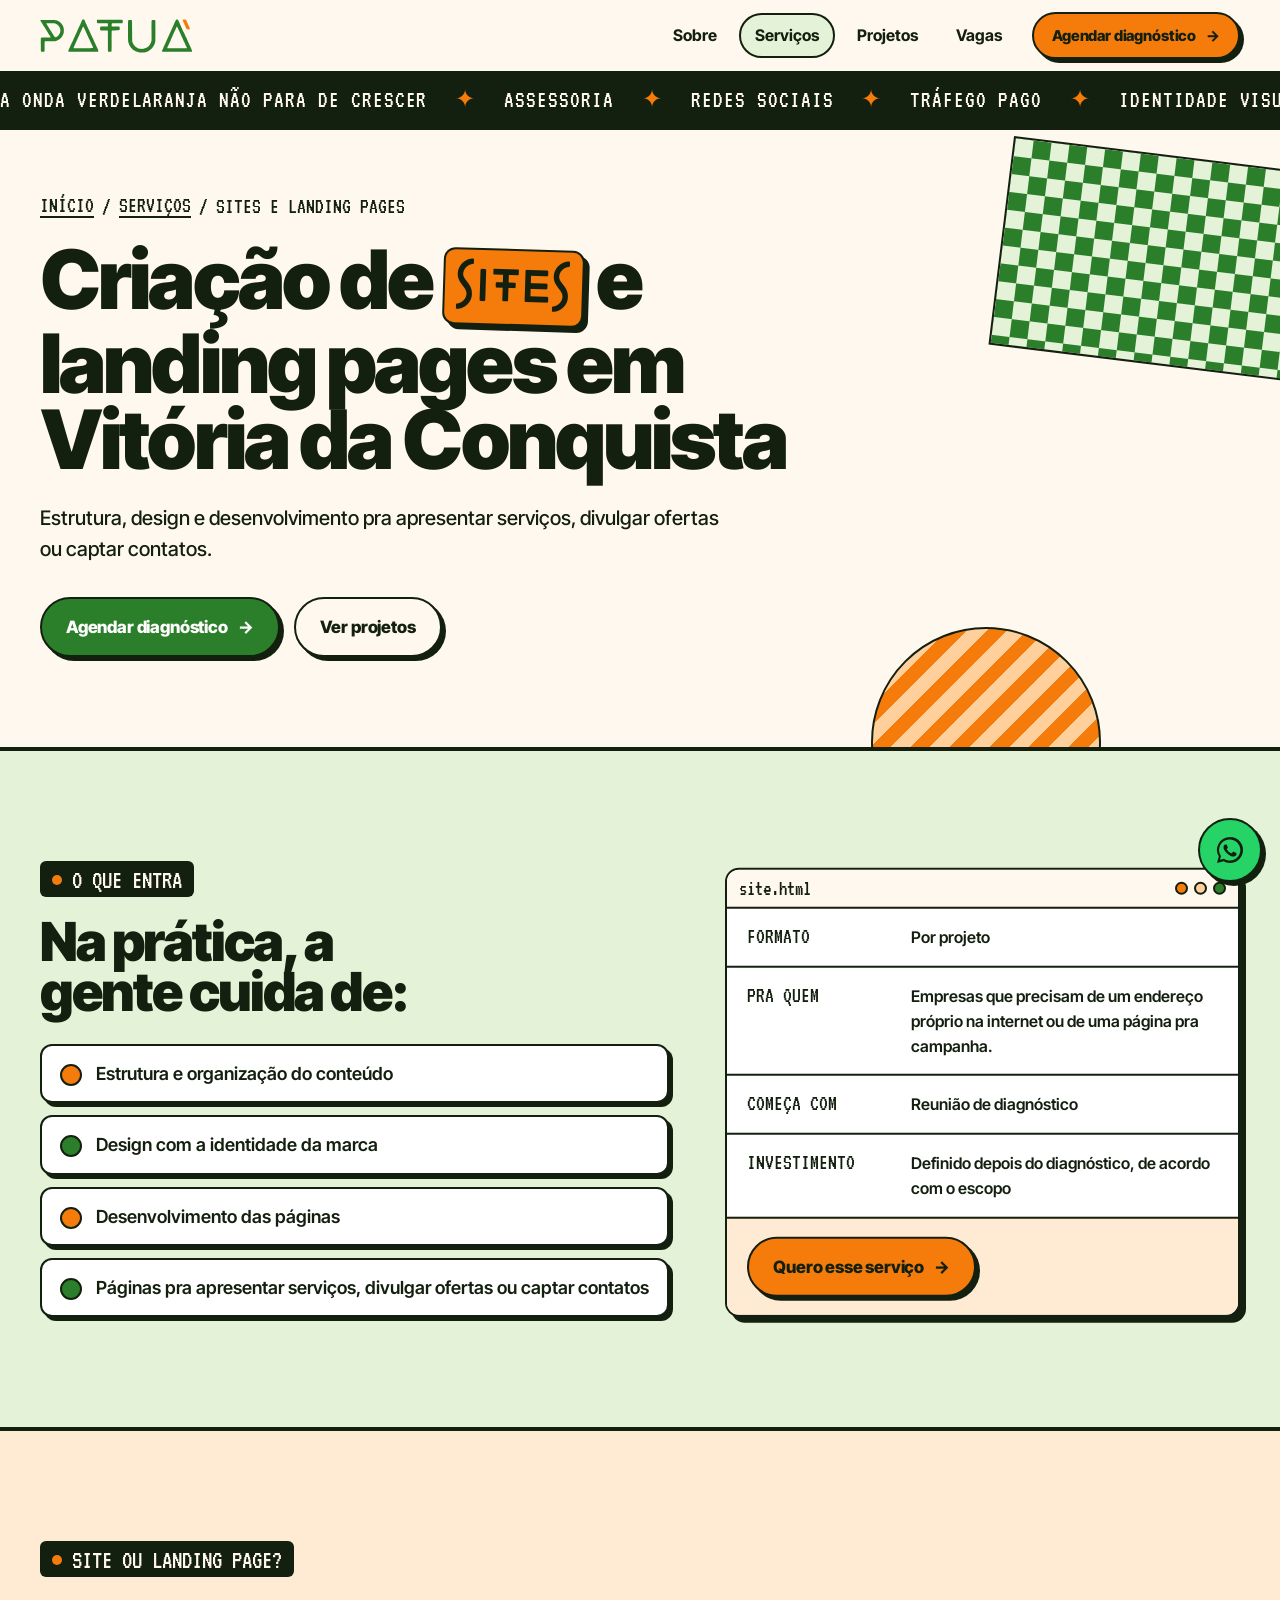
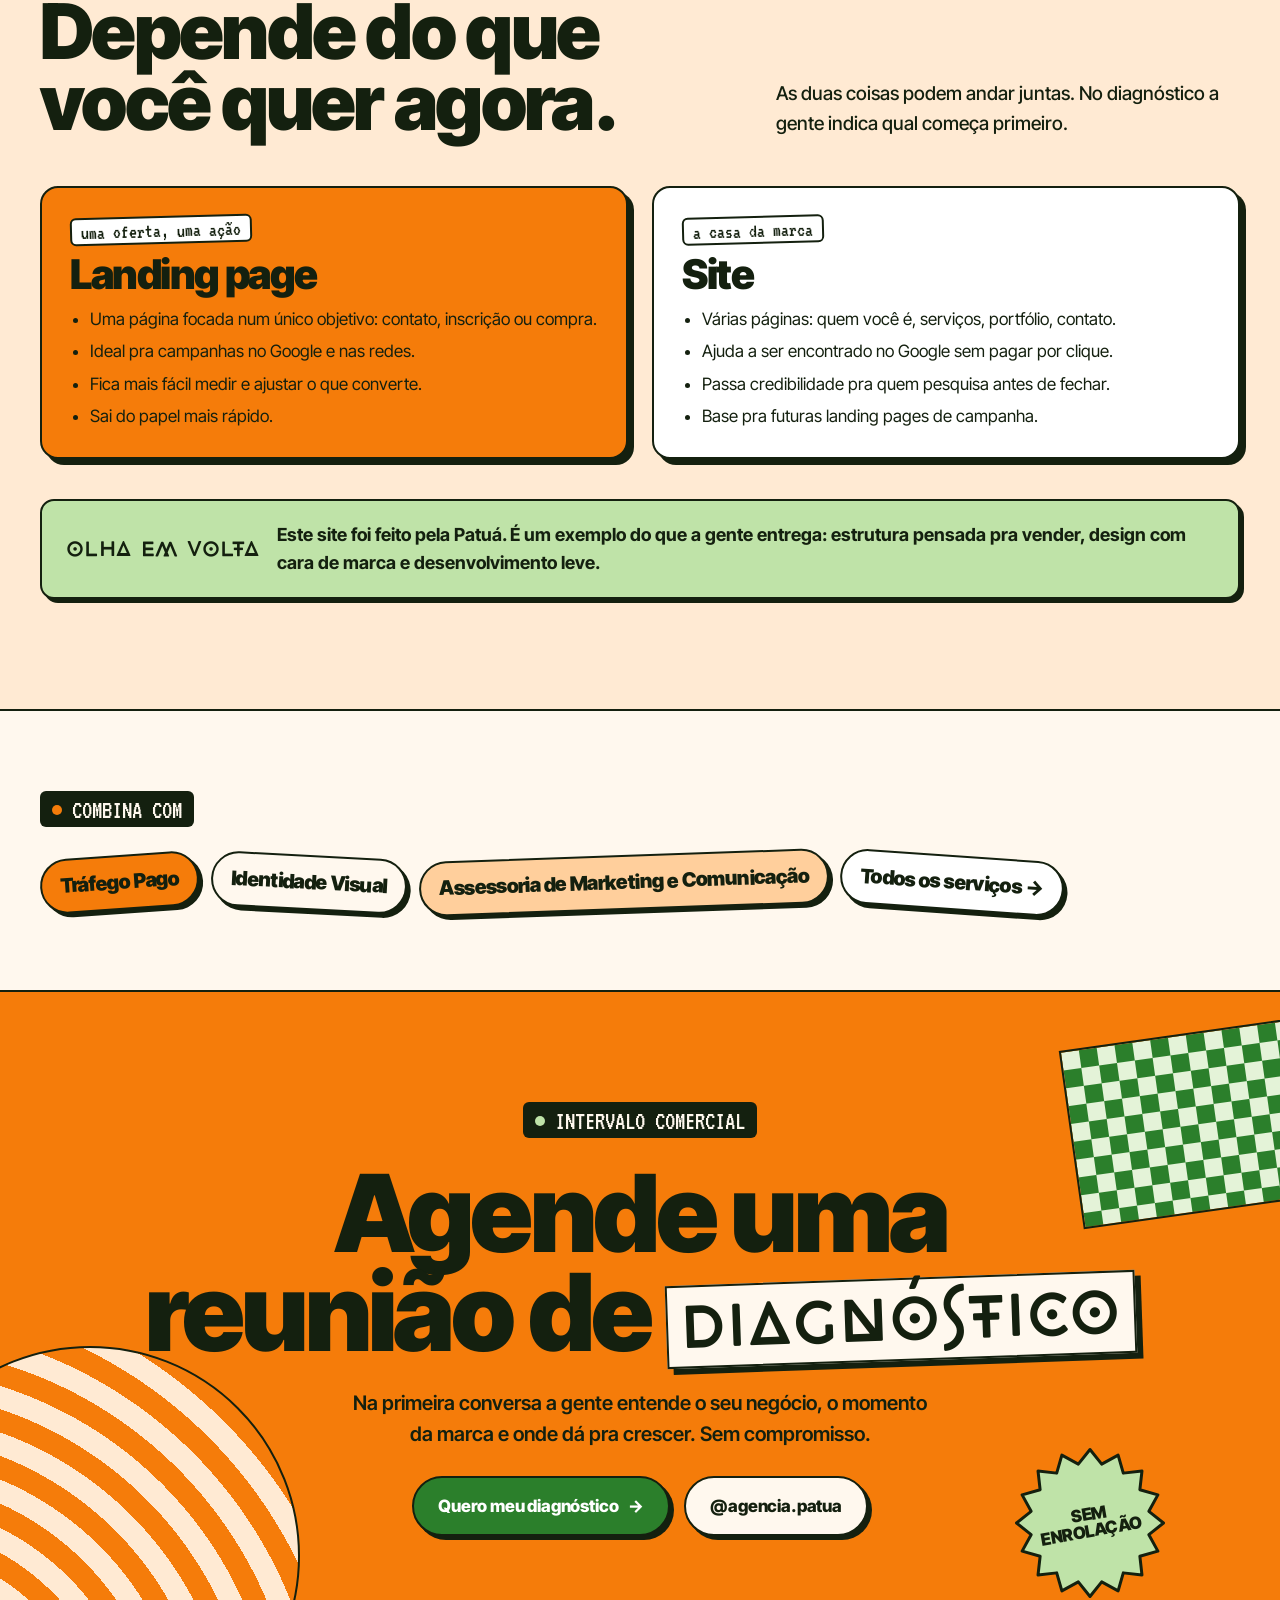
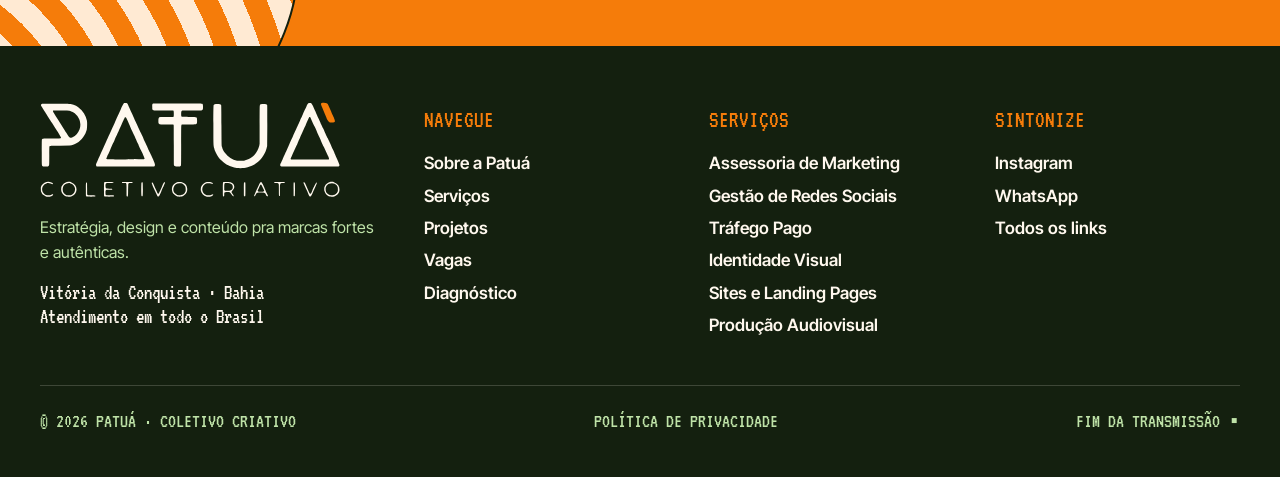
<file: servico-sites-e-landing-pages.html>
<!doctype html>
<html lang="pt-BR">
<head>
<meta charset="utf-8">
<meta name="viewport" content="width=device-width,initial-scale=1,viewport-fit=cover">
<title>Criação de sites e landing pages em Vitória da Conquista · Patuá</title>
<meta name="description" content="Criação de sites e landing pages em Vitória da Conquista: estrutura, design e desenvolvimento pra apresentar serviços, divulgar ofertas e captar contatos.">
<meta property="og:title" content="Criação de sites e landing pages em Vitória da Conquista · Patuá">
<meta property="og:description" content="Criação de sites e landing pages em Vitória da Conquista: estrutura, design e desenvolvimento pra apresentar serviços, divulgar ofertas e captar contatos.">
<meta property="og:locale" content="pt_BR">
<link rel="preconnect" href="https://fonts.googleapis.com">
<link rel="preconnect" href="https://fonts.gstatic.com" crossorigin>
<link rel="stylesheet" href="https://fonts.googleapis.com/css2?family=Inter+Tight:ital,wght@0,400;0,500;0,600;0,700;0,800;0,900;1,800;1,900&family=VT323&display=swap">
<link rel="preload" href="cocobiker-sub.woff2" as="font" type="font/woff2" crossorigin>
<link rel="stylesheet" href="patua.css">
</head>
<body>

<header>
  <div class="wrap nav">
    <a class="marca" href="index.html" aria-label="Patuá, início"><svg class="logo-w" viewBox="197 121 1715 382" role="img" aria-label="Patuá"><path fill-rule="evenodd" fill="currentColor" d="M1319 498C1304 496 1272 485 1257 475C1249 470 1243 465 1231 454C1220 444 1210 430 1201 412C1195 400 1193 394 1190 382C1186 364 1186 349 1186 242C1186 144 1187 140 1188 138C1192 133 1195 132 1208 132C1223 132 1227 133 1230 138C1231 141 1232 148 1232 255C1233 365 1233 369 1235 376C1239 392 1244 401 1253 412C1269 434 1295 451 1321 456C1331 457 1351 457 1361 456C1370 454 1384 449 1391 445C1401 440 1414 430 1420 424C1433 410 1443 390 1448 371L1450 360L1450 253C1450 192 1450 144 1451 142C1451 139 1453 137 1454 135C1457 133 1458 132 1471 132C1486 132 1490 133 1493 138C1494 140 1494 165 1494 256L1493 372L1490 385C1483 409 1475 424 1462 441C1447 460 1426 476 1406 485C1390 491 1372 497 1361 498C1350 499 1331 499 1319 498ZM212 488C206 484 206 486 206 408C206 354 206 337 207 335C208 334 210 332 212 331C215 329 220 329 264 329C297 329 313 329 314 328C316 327 316 326 316 324C315 320 304 302 265 241C258 231 250 217 246 212C243 206 238 199 236 196C234 193 229 185 225 178C221 172 215 163 212 158C209 153 205 147 203 144C201 139 201 138 202 136C202 134 204 133 206 132C207 131 237 131 285 131C370 131 368 131 387 137C398 141 405 144 416 153C442 172 458 199 464 228C466 240 465 269 463 279C460 288 455 301 452 307C440 328 429 340 416 349C404 357 387 365 376 368L366 370L309 371C256 371 253 372 251 373C249 375 249 376 249 427C249 464 249 479 248 482C247 484 245 486 243 488C240 490 239 490 228 490C217 490 215 490 212 488ZM520 489C517 488 515 482 516 477C517 472 525 455 556 386C566 366 570 357 577 340C579 336 583 327 586 320C589 314 595 300 600 290C604 281 610 267 613 261C616 254 622 242 625 234C629 225 635 212 639 203C643 194 650 179 655 168C665 144 673 129 676 127C679 126 690 126 693 128C696 130 697 133 706 154C710 164 716 176 719 182C722 188 728 201 732 211C736 221 743 235 746 242C750 249 755 260 757 266C760 272 767 287 773 300C779 312 786 327 788 333C791 339 796 349 799 356C805 368 817 395 817 396C817 396 819 401 822 407C828 419 835 435 842 450C844 455 847 463 849 467C854 480 854 486 848 489C845 490 524 490 520 489ZM973 489C967 488 962 486 961 482C960 481 960 436 960 367C960 278 960 254 959 252L957 250L919 249C882 249 880 248 877 246C872 243 872 241 872 227C872 216 873 214 875 211C878 206 881 206 920 206L957 206L959 204C960 202 960 199 960 187C960 174 959 173 958 171C956 170 947 170 901 170C842 170 842 170 838 164C837 162 837 160 837 149C836 136 837 133 842 130C844 129 866 129 982 129C1109 129 1119 129 1122 131C1126 133 1127 138 1127 150C1127 162 1126 166 1121 168C1118 170 1110 170 1063 170C1031 170 1008 170 1007 171C1003 172 1002 178 1002 191C1002 200 1003 202 1004 204C1006 205 1009 206 1045 206C1080 206 1085 207 1088 208C1092 211 1093 214 1093 229C1092 245 1092 246 1084 248C1081 249 1065 249 1043 249C1021 249 1007 249 1006 250C1005 251 1004 253 1003 255C1002 257 1002 296 1002 370C1002 456 1002 481 1001 483C998 489 988 491 973 489ZM1571 488C1568 486 1566 482 1568 478C1568 477 1572 469 1576 460C1580 452 1583 445 1583 444C1583 443 1592 423 1602 402C1607 391 1614 375 1617 368C1620 361 1626 348 1629 341C1633 334 1639 320 1643 310C1647 300 1653 289 1655 284C1657 280 1660 273 1662 268C1673 245 1676 237 1680 229C1682 224 1685 217 1687 213C1689 209 1694 199 1697 191C1700 183 1706 171 1709 164C1712 158 1717 148 1719 142C1726 128 1727 126 1737 126C1746 126 1747 128 1754 143C1757 149 1762 161 1766 170C1770 178 1774 189 1776 192C1778 196 1783 208 1788 218C1793 228 1798 241 1800 246C1803 250 1808 264 1814 274C1819 286 1825 300 1828 306C1831 312 1836 323 1840 330C1843 338 1850 351 1854 360C1857 369 1864 383 1867 390C1871 397 1876 409 1879 416C1882 423 1888 437 1893 448C1907 480 1908 482 1904 487L1901 490L1738 490C1578 490 1574 490 1571 488ZM792 447C793 446 793 444 792 441C791 437 781 413 774 400C767 385 757 364 757 361C756 360 752 352 748 343C744 334 738 321 735 314C727 296 725 292 717 276C714 268 708 255 705 248C697 230 689 213 687 210C684 208 682 207 680 209C680 210 677 215 675 220C673 225 669 234 666 239C664 244 659 255 656 262C646 284 641 296 636 306C633 312 628 323 624 332C621 341 616 352 613 357C607 370 604 378 597 394C588 415 587 417 581 428C578 435 576 441 575 443C574 449 566 449 684 449C784 449 791 448 792 447ZM1846 447C1847 445 1846 443 1843 434C1838 425 1830 406 1821 387C1819 382 1816 376 1815 374C1813 372 1811 367 1800 342C1799 338 1795 330 1793 325C1781 301 1779 295 1774 283C1771 276 1767 267 1765 263C1762 259 1756 245 1750 232C1744 218 1739 207 1738 207C1737 206 1736 206 1734 207C1733 209 1726 221 1719 238C1717 244 1713 253 1710 260C1707 266 1700 281 1695 293C1689 305 1683 320 1680 326C1677 331 1672 344 1668 353C1664 363 1658 376 1655 382C1650 392 1644 406 1635 426C1633 430 1631 436 1629 439C1627 444 1627 445 1628 447L1629 449L1737 449L1845 449L1846 447ZM382 322C400 313 413 298 422 276C435 242 419 200 385 180C368 170 367 170 316 169C284 169 272 169 271 170C268 173 270 177 281 194C287 204 297 219 302 227C307 236 315 248 319 254C323 260 329 270 333 277C337 283 342 291 344 294C347 298 351 305 354 310C365 328 367 328 382 322Z"/><path class="acento" fill="var(--laranja)" d="M1849 236C1845 234 1840 229 1837 223C1836 221 1833 214 1830 206C1823 190 1817 176 1812 164C1807 153 1800 136 1800 133C1800 127 1808 125 1823 126C1838 127 1840 129 1854 165C1859 177 1865 191 1867 195C1878 218 1881 228 1880 232C1878 237 1874 238 1863 238C1856 238 1852 237 1849 236Z"/></svg></a>
    <nav aria-label="Principal">
      <a class="l" href="sobre.html">Sobre</a><a class="l" href="servicos.html" aria-current="page">Serviços</a><a class="l" href="projetos.html">Projetos</a><a class="l" href="vagas.html">Vagas</a>
      <a class="btn btn-l" href="diagnostico.html">Agendar diagnóstico <span class="seta">→</span></a>
      <button class="menu-btn" type="button" aria-expanded="false" aria-controls="gaveta"><i></i>MENU</button>
    </nav>
  </div>
  <div class="gaveta" id="gaveta"><div class="wrap"><a class="g" href="index.html">Início</a><a class="g" href="sobre.html">Sobre</a><a class="g" href="servicos.html" aria-current="page">Serviços</a><a class="g" href="projetos.html">Projetos</a><a class="g" href="vagas.html">Vagas</a><a class="btn btn-l" href="diagnostico.html">Agendar diagnóstico <span class="seta">→</span></a></div></div>
</header>
<div class="ticker" aria-hidden="true"><div class="trilho"><span>A ONDA VERDELARANJA NÃO PARA DE CRESCER <i>✦</i> ASSESSORIA <i>✦</i> REDES SOCIAIS <i>✦</i> TRÁFEGO PAGO <i>✦</i> IDENTIDADE VISUAL <i>✦</i> SITES <i>✦</i> AUDIOVISUAL <i>✦</i> <b>DE VITÓRIA DA CONQUISTA PRO BRASIL</b> <i>✦</i></span><span>A ONDA VERDELARANJA NÃO PARA DE CRESCER <i>✦</i> ASSESSORIA <i>✦</i> REDES SOCIAIS <i>✦</i> TRÁFEGO PAGO <i>✦</i> IDENTIDADE VISUAL <i>✦</i> SITES <i>✦</i> AUDIOVISUAL <i>✦</i> <b>DE VITÓRIA DA CONQUISTA PRO BRASIL</b> <i>✦</i></span></div></div>

<main id="inicio">

<section class="ph ">
  <div class="d1 p-xadrez-v" aria-hidden="true"></div>
  <div class="d2 p-listra" aria-hidden="true"></div>
  
  <div class="wrap">
    <nav class="migalha" aria-label="Você está em"><a href="index.html">INÍCIO</a> <span>/</span> <a href="servicos.html">SERVIÇOS</a> <span>/</span> <span aria-current="page">SITES E LANDING PAGES</span></nav>
    <h1>Criação de <span class="tag l coco">sites</span> e landing pages em Vitória da Conquista</h1>
    <p class="lead">Estrutura, design e desenvolvimento pra apresentar serviços, divulgar ofertas ou captar contatos.</p>
    <div class="ctas"><a class="btn btn-v" href="diagnostico.html">Agendar diagnóstico <span class="seta">→</span></a><a class="btn btn-c" href="projetos.html">Ver projetos</a></div>
  </div>
</section>
<section class="sec servicos">
  <div class="wrap det">
    <div class="rv">
      <div class="kicker"><i></i>O QUE ENTRA</div>
      <h2>Na prática, a gente cuida de:</h2>
      <ul class="lista"><li>Estrutura e organização do conteúdo</li><li>Design com a identidade da marca</li><li>Desenvolvimento das páginas</li><li>Páginas pra apresentar serviços, divulgar ofertas ou captar contatos</li></ul>
    </div>
    <aside class="ficha rv" aria-label="Ficha do serviço">
      <div class="barra-jan"><span>site.html</span><span class="bt"><i></i><i></i><i></i></span></div>
      <dl>
        <div><dt>FORMATO</dt><dd>Por projeto</dd></div>
        <div><dt>PRA QUEM</dt><dd>Empresas que precisam de um endereço próprio na internet ou de uma página pra campanha.</dd></div>
        <div><dt>COMEÇA COM</dt><dd>Reunião de diagnóstico</dd></div>
        <div><dt>INVESTIMENTO</dt><dd>Definido depois do diagnóstico, de acordo com o escopo</dd></div>
      </dl>
      <div class="rod"><a class="btn btn-l" href="diagnostico.html">Quero esse serviço <span class="seta">→</span></a></div>
    </aside>
  </div>
</section>

<section class="sec laranjinha">
  <div class="wrap">
    <div class="sec-head rv">
      <div><div class="kicker"><i></i>SITE OU LANDING PAGE?</div><h2 class="big">Depende do que você quer agora.</h2></div>
      <p>As duas coisas podem andar juntas. No diagnóstico a gente indica qual começa primeiro.</p>
    </div>
    <div class="vs rv">
      <article><span class="aguarda" style="justify-self:start">uma oferta, uma ação</span><h3>Landing page</h3><ul><li>Uma página focada num único objetivo: contato, inscrição ou compra.</li><li>Ideal pra campanhas no Google e nas redes.</li><li>Fica mais fácil medir e ajustar o que converte.</li><li>Sai do papel mais rápido.</li></ul></article>
      <article><span class="aguarda" style="justify-self:start">a casa da marca</span><h3>Site</h3><ul><li>Várias páginas: quem você é, serviços, portfólio, contato.</li><li>Ajuda a ser encontrado no Google sem pagar por clique.</li><li>Passa credibilidade pra quem pesquisa antes de fechar.</li><li>Base pra futuras landing pages de campanha.</li></ul></article>
    </div>
    <div class="exemplo rv"><span class="coco">olha em volta</span><span>Este site foi feito pela Patuá. É um exemplo do que a gente entrega: estrutura pensada pra vender, design com cara de marca e desenvolvimento leve.</span></div>
  </div>
</section>
<section class="sec creme" style="padding-block:80px">
  <div class="wrap rv">
    <div class="kicker"><i></i>COMBINA COM</div>
    <div class="combina"><a class="formato" href="servico-trafego-pago.html">Tráfego Pago</a><a class="formato" href="servico-identidade-visual.html">Identidade Visual</a><a class="formato" href="servico-assessoria-de-marketing.html">Assessoria de Marketing e Comunicação</a><a class="formato" href="servicos.html" style="background:var(--branco)">Todos os serviços →</a></div>
  </div>
</section>
<section class="sec cta">
  <div class="arcos p-arco" style="background-color:var(--laranja-cl2)" aria-hidden="true"></div>
  <div class="quad p-xadrez-v" aria-hidden="true"></div>
  <div class="burst gira" aria-hidden="true"><svg viewBox="0 0 200 200"><polygon points="100.0,2.0 115.6,21.5 137.5,9.5 144.4,33.5 169.3,30.7 166.5,55.6 190.5,62.5 178.5,84.4 198.0,100.0 178.5,115.6 190.5,137.5 166.5,144.4 169.3,169.3 144.4,166.5 137.5,190.5 115.6,178.5 100.0,198.0 84.4,178.5 62.5,190.5 55.6,166.5 30.7,169.3 33.5,144.4 9.5,137.5 21.5,115.6 2.0,100.0 21.5,84.4 9.5,62.5 33.5,55.6 30.7,30.7 55.6,33.5 62.5,9.5 84.4,21.5" fill="var(--verde-claro)"/></svg><span>SEM<br>ENROLAÇÃO</span></div>
  <div class="wrap in rv">
    <div class="kicker"><i style="background:var(--verde-claro)"></i>INTERVALO COMERCIAL</div>
    <h2>Agende uma reunião de <span class="coco">diagnóstico</span></h2>
    <p>Na primeira conversa a gente entende o seu negócio, o momento da marca e onde dá pra crescer. Sem compromisso.</p>
    <div class="ctas">
      <a class="btn btn-v" href="diagnostico.html">Quero meu diagnóstico <span class="seta">→</span></a>
      <a class="btn btn-c" href="https://www.instagram.com/agencia.patua/" target="_blank" rel="noopener">@agencia.patua</a>
    </div>
  </div>
</section>
</main>

<footer>
  <div class="wrap">
    <div class="foot">
      <div><a class="marca" href="index.html" style="background:none;padding:0" aria-label="Patuá, voltar ao início"><svg class="logo-f" viewBox="196 121 1713 544" role="img" aria-label="Patuá, Coletivo Criativo"><path fill-rule="evenodd" fill="currentColor" d="M1319 498C1304 496 1272 485 1257 475C1249 470 1243 465 1231 454C1220 444 1210 430 1201 412C1195 400 1193 394 1190 382C1186 364 1186 349 1186 242C1186 144 1187 140 1188 138C1192 133 1195 132 1208 132C1223 132 1227 133 1230 138C1231 141 1232 148 1232 255C1233 365 1233 369 1235 376C1239 392 1244 401 1253 412C1269 434 1295 451 1321 456C1331 457 1351 457 1361 456C1370 454 1384 449 1391 445C1401 440 1414 430 1420 424C1433 410 1443 390 1448 371L1450 360L1450 253C1450 192 1450 144 1451 142C1451 139 1453 137 1454 135C1457 133 1458 132 1471 132C1486 132 1490 133 1493 138C1494 140 1494 165 1494 256L1493 372L1490 385C1483 409 1475 424 1462 441C1447 460 1426 476 1406 485C1390 491 1372 497 1361 498C1350 499 1331 499 1319 498ZM212 488C206 484 206 486 206 408C206 354 206 337 207 335C208 334 210 332 212 331C215 329 220 329 264 329C297 329 313 329 314 328C316 327 316 326 316 324C315 320 304 302 265 241C258 231 250 217 246 212C243 206 238 199 236 196C234 193 229 185 225 178C221 172 215 163 212 158C209 153 205 147 203 144C201 139 201 138 202 136C202 134 204 133 206 132C207 131 237 131 285 131C370 131 368 131 387 137C398 141 405 144 416 153C442 172 458 199 464 228C466 240 465 269 463 279C460 288 455 301 452 307C440 328 429 340 416 349C404 357 387 365 376 368L366 370L309 371C256 371 253 372 251 373C249 375 249 376 249 427C249 464 249 479 248 482C247 484 245 486 243 488C240 490 239 490 228 490C217 490 215 490 212 488ZM520 489C517 488 515 482 516 477C517 472 525 455 556 386C566 366 570 357 577 340C579 336 583 327 586 320C589 314 595 300 600 290C604 281 610 267 613 261C616 254 622 242 625 234C629 225 635 212 639 203C643 194 650 179 655 168C665 144 673 129 676 127C679 126 690 126 693 128C696 130 697 133 706 154C710 164 716 176 719 182C722 188 728 201 732 211C736 221 743 235 746 242C750 249 755 260 757 266C760 272 767 287 773 300C779 312 786 327 788 333C791 339 796 349 799 356C805 368 817 395 817 396C817 396 819 401 822 407C828 419 835 435 842 450C844 455 847 463 849 467C854 480 854 486 848 489C845 490 524 490 520 489ZM973 489C967 488 962 486 961 482C960 481 960 436 960 367C960 278 960 254 959 252L957 250L919 249C882 249 880 248 877 246C872 243 872 241 872 227C872 216 873 214 875 211C878 206 881 206 920 206L957 206L959 204C960 202 960 199 960 187C960 174 959 173 958 171C956 170 947 170 901 170C842 170 842 170 838 164C837 162 837 160 837 149C836 136 837 133 842 130C844 129 866 129 982 129C1109 129 1119 129 1122 131C1126 133 1127 138 1127 150C1127 162 1126 166 1121 168C1118 170 1110 170 1063 170C1031 170 1008 170 1007 171C1003 172 1002 178 1002 191C1002 200 1003 202 1004 204C1006 205 1009 206 1045 206C1080 206 1085 207 1088 208C1092 211 1093 214 1093 229C1092 245 1092 246 1084 248C1081 249 1065 249 1043 249C1021 249 1007 249 1006 250C1005 251 1004 253 1003 255C1002 257 1002 296 1002 370C1002 456 1002 481 1001 483C998 489 988 491 973 489ZM1571 488C1568 486 1566 482 1568 478C1568 477 1572 469 1576 460C1580 452 1583 445 1583 444C1583 443 1592 423 1602 402C1607 391 1614 375 1617 368C1620 361 1626 348 1629 341C1633 334 1639 320 1643 310C1647 300 1653 289 1655 284C1657 280 1660 273 1662 268C1673 245 1676 237 1680 229C1682 224 1685 217 1687 213C1689 209 1694 199 1697 191C1700 183 1706 171 1709 164C1712 158 1717 148 1719 142C1726 128 1727 126 1737 126C1746 126 1747 128 1754 143C1757 149 1762 161 1766 170C1770 178 1774 189 1776 192C1778 196 1783 208 1788 218C1793 228 1798 241 1800 246C1803 250 1808 264 1814 274C1819 286 1825 300 1828 306C1831 312 1836 323 1840 330C1843 338 1850 351 1854 360C1857 369 1864 383 1867 390C1871 397 1876 409 1879 416C1882 423 1888 437 1893 448C1907 480 1908 482 1904 487L1901 490L1738 490C1578 490 1574 490 1571 488ZM792 447C793 446 793 444 792 441C791 437 781 413 774 400C767 385 757 364 757 361C756 360 752 352 748 343C744 334 738 321 735 314C727 296 725 292 717 276C714 268 708 255 705 248C697 230 689 213 687 210C684 208 682 207 680 209C680 210 677 215 675 220C673 225 669 234 666 239C664 244 659 255 656 262C646 284 641 296 636 306C633 312 628 323 624 332C621 341 616 352 613 357C607 370 604 378 597 394C588 415 587 417 581 428C578 435 576 441 575 443C574 449 566 449 684 449C784 449 791 448 792 447ZM1846 447C1847 445 1846 443 1843 434C1838 425 1830 406 1821 387C1819 382 1816 376 1815 374C1813 372 1811 367 1800 342C1799 338 1795 330 1793 325C1781 301 1779 295 1774 283C1771 276 1767 267 1765 263C1762 259 1756 245 1750 232C1744 218 1739 207 1738 207C1737 206 1736 206 1734 207C1733 209 1726 221 1719 238C1717 244 1713 253 1710 260C1707 266 1700 281 1695 293C1689 305 1683 320 1680 326C1677 331 1672 344 1668 353C1664 363 1658 376 1655 382C1650 392 1644 406 1635 426C1633 430 1631 436 1629 439C1627 444 1627 445 1628 447L1629 449L1737 449L1845 449L1846 447ZM382 322C400 313 413 298 422 276C435 242 419 200 385 180C368 170 367 170 316 169C284 169 272 169 271 170C268 173 270 177 281 194C287 204 297 219 302 227C307 236 315 248 319 254C323 260 329 270 333 277C337 283 342 291 344 294C347 298 351 305 354 310C365 328 367 328 382 322ZM230 661C225 659 213 651 209 647C208 645 205 641 204 637C201 631 201 630 201 621C200 608 201 605 206 597C213 586 229 577 243 577C256 577 271 584 270 589C269 591 266 590 256 587C248 583 241 583 232 586C223 590 221 591 216 598C208 607 206 619 210 631C211 635 213 638 218 644C227 653 232 654 246 654C253 654 255 653 261 650C267 647 271 647 271 650C271 652 266 657 260 659C254 662 237 663 230 661ZM347 661C342 659 336 655 330 650C320 640 316 631 317 616C318 606 319 602 326 594C333 584 345 578 359 577C367 577 368 577 376 580C396 588 407 606 404 626C403 630 402 635 401 636C396 647 385 657 374 660C368 662 354 662 347 661ZM464 661C462 661 461 660 460 659C458 658 458 655 458 621C458 584 458 580 462 580C465 580 465 584 465 616C465 647 465 649 467 651C469 653 469 654 489 654C500 654 510 655 511 655C513 657 512 660 509 661C507 662 468 662 464 661ZM565 661C564 660 563 659 562 658C561 655 561 586 562 582C562 581 563 579 564 579C567 577 613 578 615 579C616 580 616 581 614 582C613 584 610 584 594 584C577 584 576 584 573 586C571 589 571 590 570 596C570 606 571 611 574 614C576 616 576 616 591 616C607 616 609 616 609 619C609 622 606 622 590 622L575 622L573 625C570 628 570 629 570 639C570 654 569 654 595 654C607 654 616 654 617 655C620 657 619 660 616 661C612 662 568 662 565 661ZM980 661C970 657 958 647 953 638C952 635 951 630 950 626C948 617 950 607 953 600C957 593 966 585 975 581C982 578 983 578 992 578C1002 578 1003 578 1010 581C1023 586 1029 591 1034 604C1038 616 1038 628 1032 639C1027 648 1015 658 1006 661C999 662 986 662 980 661ZM1145 661C1132 657 1118 642 1115 629C1113 620 1114 609 1117 603C1122 594 1130 586 1140 581C1147 578 1148 578 1158 578C1168 578 1169 578 1176 581C1181 584 1183 585 1183 587C1183 590 1180 590 1172 587C1164 584 1152 584 1144 587C1130 592 1120 610 1123 625C1125 636 1132 646 1142 651C1147 653 1148 654 1158 654C1168 654 1170 653 1175 651C1182 648 1184 647 1185 650C1185 652 1180 657 1175 659C1169 662 1152 663 1145 661ZM1851 661C1844 659 1839 656 1831 649C1826 643 1824 640 1822 634C1819 628 1819 626 1819 618C1819 609 1820 608 1823 601C1828 591 1834 586 1844 581C1850 578 1853 578 1860 577C1868 577 1870 577 1877 580C1897 588 1906 600 1906 620C1906 630 1904 636 1899 643C1895 650 1883 658 1876 660C1870 662 1857 662 1851 661ZM692 659C690 658 690 654 690 623C690 582 691 584 677 584C671 584 666 584 666 583C664 583 663 579 665 578C666 578 679 578 694 578C719 578 722 578 724 579C727 582 723 584 713 584C706 584 704 584 702 586L700 588L699 623C699 656 698 658 697 660C694 661 694 661 692 659ZM867 659C866 657 864 655 864 652C863 650 859 642 855 633C844 611 834 587 834 583C834 581 834 580 836 580C839 580 840 582 843 588C844 591 848 599 851 606C854 612 859 622 861 628C867 643 868 644 871 645C872 645 873 644 875 642C878 636 887 619 891 608C902 582 903 579 907 579C912 579 911 582 901 603C898 608 894 618 891 625C886 640 878 656 875 659C872 662 870 662 867 659ZM1735 659C1732 656 1729 649 1722 630C1718 622 1712 608 1708 600C1700 584 1699 579 1703 579C1708 579 1710 583 1720 608C1726 623 1735 642 1736 644C1738 645 1741 645 1743 643C1744 642 1746 638 1752 623C1754 618 1759 607 1764 598C1771 584 1773 580 1775 580C1777 580 1777 580 1777 582C1777 586 1770 603 1761 622C1757 630 1753 639 1753 640C1752 641 1750 646 1748 651C1743 661 1740 663 1735 659ZM776 658C775 657 774 650 774 621C774 601 775 583 775 582C776 579 780 578 782 580C784 582 784 656 782 658C780 660 778 660 776 658ZM1241 658C1240 657 1240 644 1240 618C1240 582 1241 581 1242 579C1244 578 1248 578 1263 578C1280 578 1282 579 1287 581C1295 584 1299 588 1303 595C1308 606 1305 617 1295 627C1288 634 1288 636 1297 648C1302 655 1303 658 1301 659C1299 661 1297 659 1289 648C1280 635 1279 635 1263 635C1249 636 1248 636 1248 649C1248 654 1248 658 1247 659C1245 661 1242 660 1241 658ZM1362 658C1360 657 1360 652 1360 620C1360 599 1360 583 1361 582C1362 578 1366 578 1368 581C1369 582 1369 596 1369 620C1369 643 1369 657 1368 658C1367 661 1364 661 1362 658ZM1418 658C1418 657 1419 655 1420 653C1421 650 1425 642 1428 634C1431 626 1439 610 1444 599C1454 579 1456 577 1460 579C1461 580 1463 582 1464 584C1465 587 1467 590 1468 591C1470 593 1478 612 1482 622C1483 625 1487 634 1491 642C1495 650 1498 657 1498 658C1497 660 1493 661 1491 658C1490 658 1488 654 1486 650C1481 639 1480 639 1458 638C1435 638 1433 639 1427 652C1424 659 1420 662 1418 658ZM1645 658C1644 657 1644 650 1644 619C1644 586 1644 582 1645 580C1647 578 1650 579 1651 583C1652 584 1652 600 1652 621C1652 654 1652 657 1650 658C1648 660 1647 660 1645 658ZM1561 656C1560 656 1560 640 1560 623C1560 602 1560 590 1559 589C1557 585 1554 584 1545 584C1538 584 1536 584 1534 582C1533 581 1533 581 1534 579C1535 578 1541 578 1564 578C1593 578 1596 578 1593 582C1593 583 1590 584 1582 584C1577 584 1572 585 1571 585C1570 586 1568 588 1568 590C1566 592 1566 597 1566 623C1566 640 1566 655 1566 656C1565 658 1562 659 1561 656ZM373 653C389 647 400 627 395 610C391 597 383 589 370 586C362 583 357 584 348 587C335 591 328 600 326 613C323 632 332 647 348 653C354 654 367 654 373 653ZM1009 651C1017 647 1021 643 1025 635C1028 629 1028 628 1028 620C1028 608 1026 602 1019 595C1012 587 1005 585 993 585C976 585 965 593 959 609C955 622 958 635 968 644C976 652 982 654 994 654C1002 653 1005 653 1009 651ZM1878 651C1885 648 1892 641 1895 634C1897 630 1897 628 1897 620C1897 608 1896 605 1890 597C1881 584 1862 581 1846 588C1838 592 1834 596 1830 604C1827 610 1827 612 1827 619C1827 632 1831 641 1842 648C1849 653 1853 654 1864 654C1872 653 1874 653 1878 651ZM1473 631C1475 630 1476 628 1476 626C1476 624 1462 595 1459 593C1456 590 1454 593 1449 605C1446 611 1443 619 1442 621C1438 627 1438 628 1441 631C1443 634 1444 634 1457 634C1470 634 1471 633 1473 631ZM1281 626C1293 622 1297 617 1297 606C1297 596 1292 589 1282 586C1278 585 1257 583 1254 584C1249 586 1248 590 1248 608L1248 623L1251 626C1254 628 1255 628 1264 628C1272 628 1277 627 1281 626Z"/><path class="acento" fill="var(--laranja)" d="M1849 236C1845 234 1840 229 1837 223C1836 221 1833 214 1830 206C1823 190 1817 176 1812 164C1807 153 1800 136 1800 133C1800 127 1808 125 1823 126C1838 127 1840 129 1854 165C1859 177 1865 191 1867 195C1878 218 1881 228 1880 232C1878 237 1874 238 1863 238C1856 238 1852 237 1849 236Z"/></svg></a><p style="margin-top:18px">Estratégia, design e conteúdo pra marcas fortes e autênticas.</p><p class="end">Vitória da Conquista · Bahia<br>Atendimento em todo o Brasil</p></div>
      <div><div class="k">NAVEGUE</div><a href="sobre.html">Sobre a Patuá</a><a href="servicos.html">Serviços</a><a href="projetos.html">Projetos</a><a href="vagas.html">Vagas</a><a href="diagnostico.html">Diagnóstico</a></div>
      <div><div class="k">SERVIÇOS</div><a href="servico-assessoria-de-marketing.html">Assessoria de Marketing</a><a href="servico-gestao-de-redes-sociais.html">Gestão de Redes Sociais</a><a href="servico-trafego-pago.html">Tráfego Pago</a><a href="servico-identidade-visual.html">Identidade Visual</a><a href="servico-sites-e-landing-pages.html">Sites e Landing Pages</a><a href="servico-producao-audiovisual.html">Produção Audiovisual</a></div>
      <div><div class="k">SINTONIZE</div><a href="https://www.instagram.com/agencia.patua/" target="_blank" rel="noopener">Instagram</a><a href="diagnostico.html" data-wa>WhatsApp</a><a href="https://beacons.page/agencia.patua" target="_blank" rel="noopener">Todos os links</a></div>
    </div>
    <div class="legal"><span>© 2026 PATUÁ · COLETIVO CRIATIVO</span><a href="privacidade.html">POLÍTICA DE PRIVACIDADE</a><span>FIM DA TRANSMISSÃO ▪</span></div>
  </div>
</footer>

<a class="wa" href="diagnostico.html" data-wa aria-label="Falar com a Patuá no WhatsApp"><svg viewBox="0 0 32 32" aria-hidden="true"><path fill="currentColor" d="M16 3a13 13 0 0 0-11.2 19.6L3 29l6.6-1.7A13 13 0 1 0 16 3Zm0 23.6c-2 0-4-.6-5.7-1.6l-.4-.2-3.9 1 1-3.8-.3-.4A10.6 10.6 0 1 1 16 26.6Zm5.8-7.9c-.3-.2-1.9-.9-2.2-1-.3-.1-.5-.2-.7.2l-1 1.2c-.2.2-.4.2-.7.1a8.7 8.7 0 0 1-4.3-3.8c-.3-.5.3-.5.9-1.6.1-.2 0-.4 0-.5l-1-2.4c-.3-.6-.5-.5-.7-.5h-.6c-.2 0-.6.1-.9.4-.3.3-1.1 1.1-1.1 2.7s1.2 3.1 1.3 3.3c.2.2 2.3 3.5 5.5 4.9 2 .9 2.8.9 3.8.8.6-.1 1.9-.8 2.2-1.5.3-.7.3-1.4.2-1.5l-.7-.8Z"/></svg><span class="bal">chama no zap</span></a>
<script src="patua.js"></script>
</body>
</html>
</file>
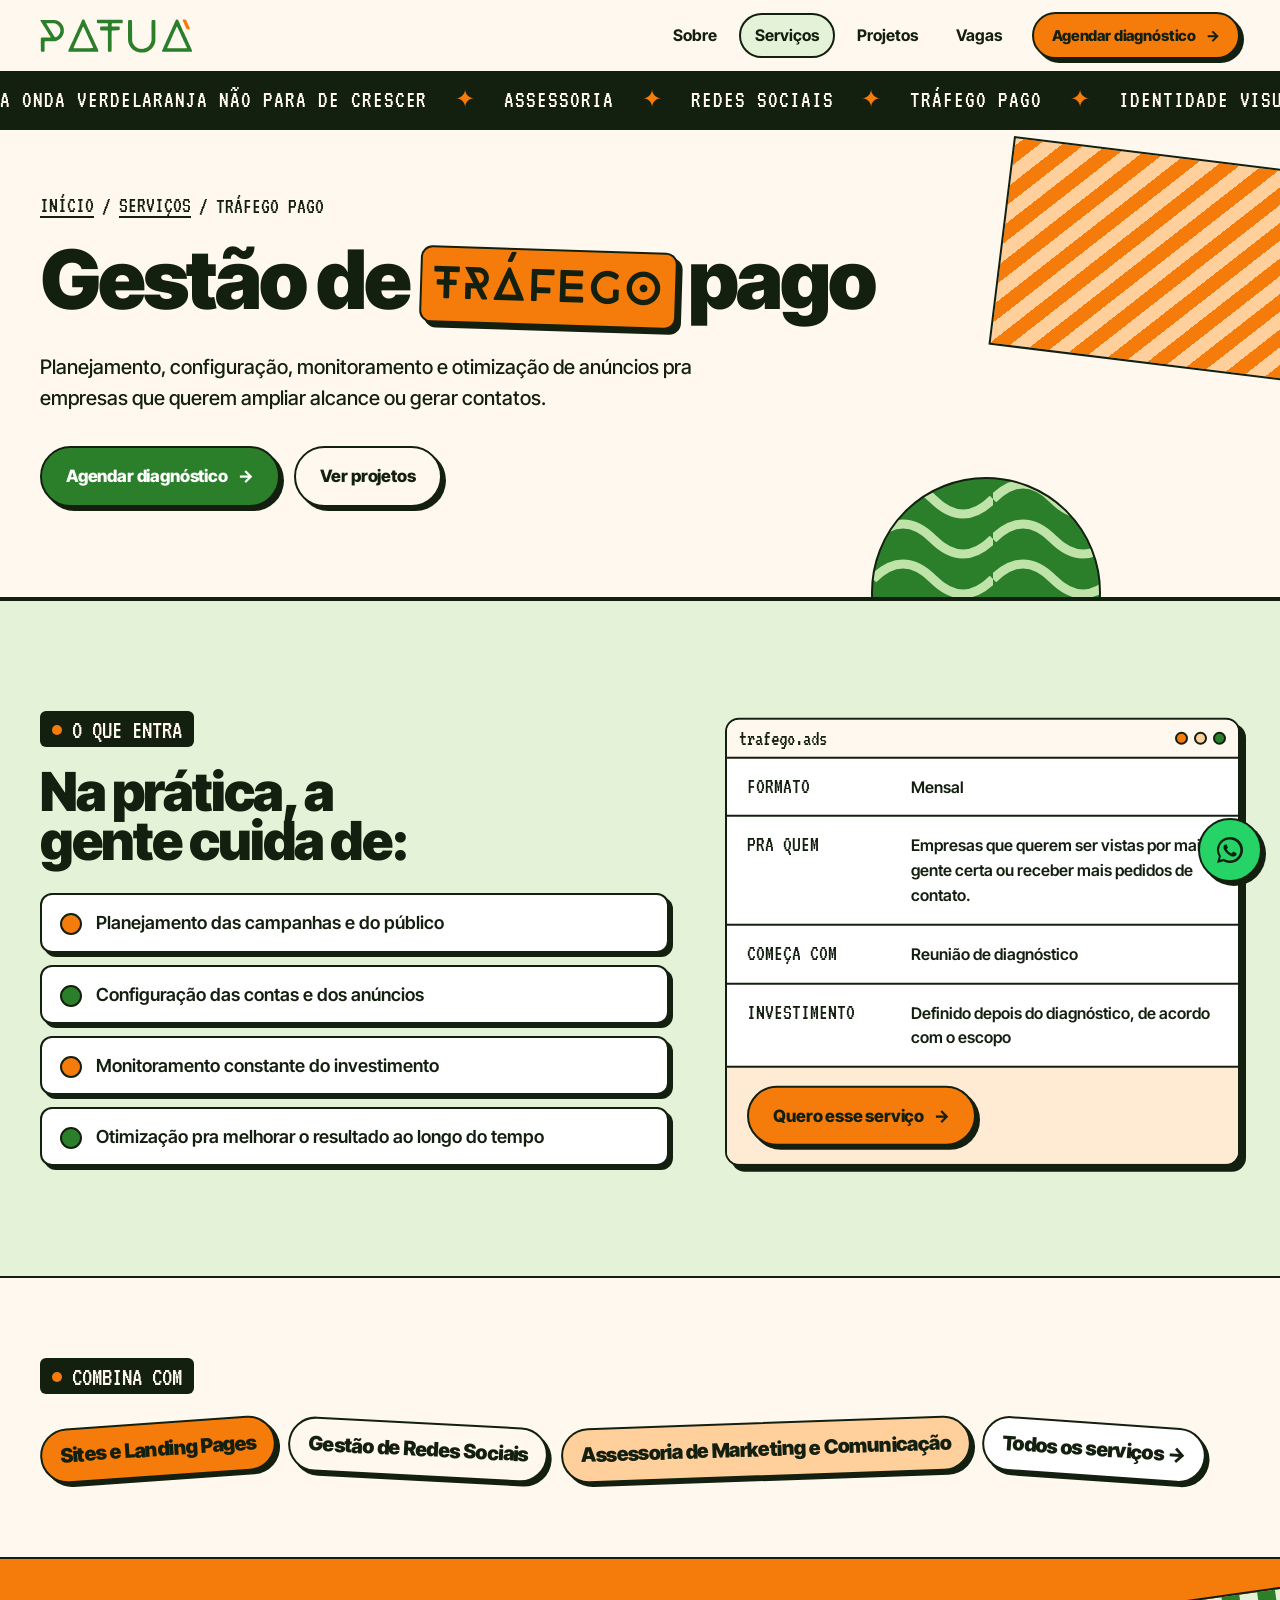
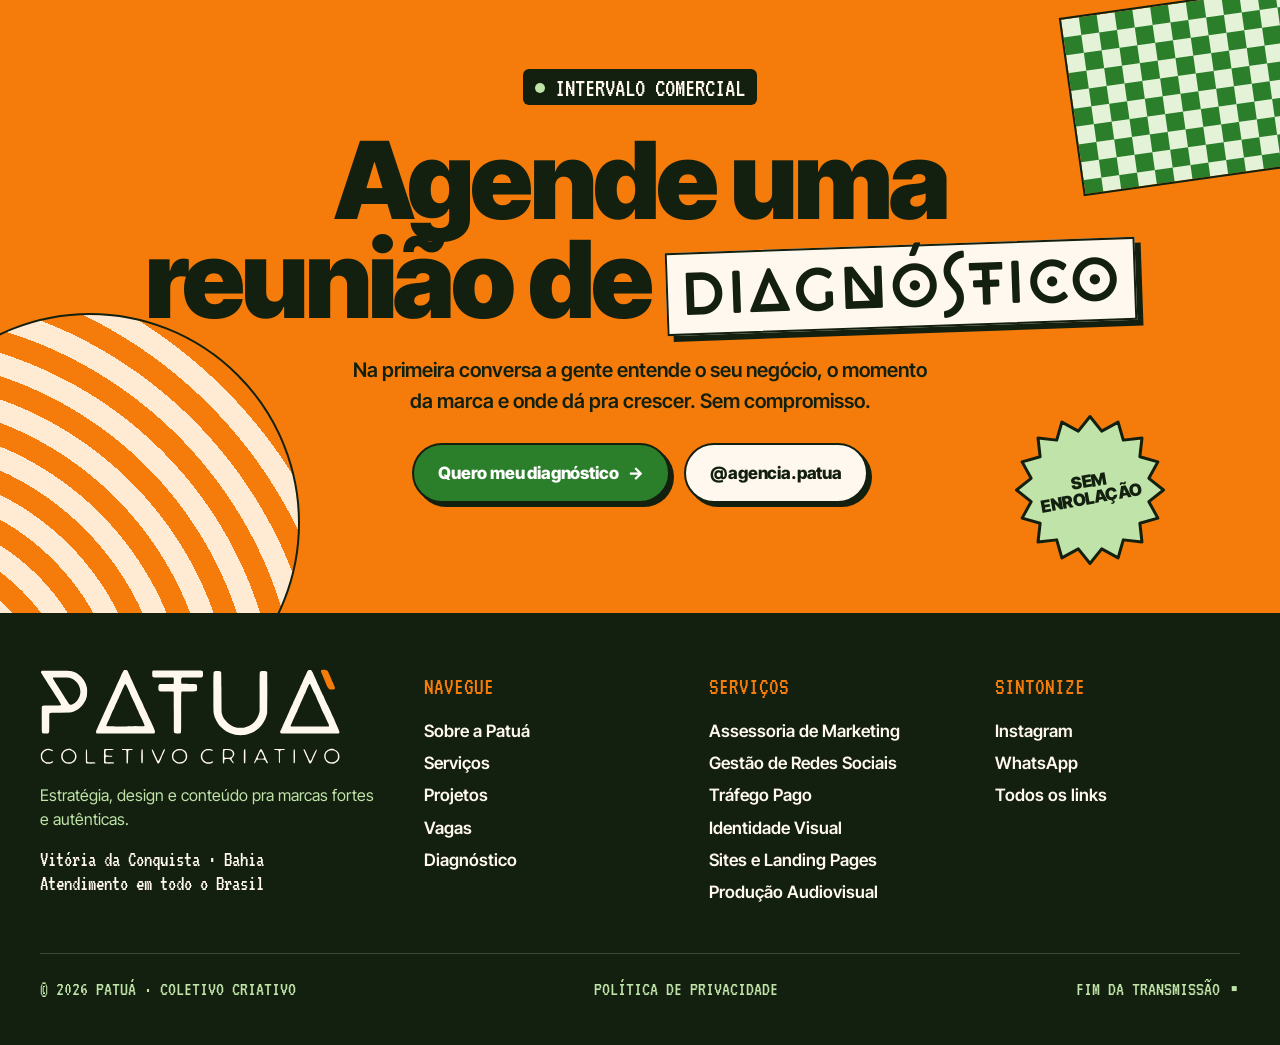
<file: servico-trafego-pago.html>
<!doctype html>
<html lang="pt-BR">
<head>
<meta charset="utf-8">
<meta name="viewport" content="width=device-width,initial-scale=1,viewport-fit=cover">
<title>Gestão de tráfego pago · Patuá Coletivo Criativo</title>
<meta name="description" content="Gestão de tráfego pago com a Patuá: planejamento, configuração, monitoramento e otimização de anúncios pra ampliar alcance ou gerar contatos.">
<meta property="og:title" content="Gestão de tráfego pago · Patuá Coletivo Criativo">
<meta property="og:description" content="Gestão de tráfego pago com a Patuá: planejamento, configuração, monitoramento e otimização de anúncios pra ampliar alcance ou gerar contatos.">
<meta property="og:locale" content="pt_BR">
<link rel="preconnect" href="https://fonts.googleapis.com">
<link rel="preconnect" href="https://fonts.gstatic.com" crossorigin>
<link rel="stylesheet" href="https://fonts.googleapis.com/css2?family=Inter+Tight:ital,wght@0,400;0,500;0,600;0,700;0,800;0,900;1,800;1,900&family=VT323&display=swap">
<link rel="preload" href="cocobiker-sub.woff2" as="font" type="font/woff2" crossorigin>
<link rel="stylesheet" href="patua.css">
</head>
<body>

<header>
  <div class="wrap nav">
    <a class="marca" href="index.html" aria-label="Patuá, início"><svg class="logo-w" viewBox="197 121 1715 382" role="img" aria-label="Patuá"><path fill-rule="evenodd" fill="currentColor" d="M1319 498C1304 496 1272 485 1257 475C1249 470 1243 465 1231 454C1220 444 1210 430 1201 412C1195 400 1193 394 1190 382C1186 364 1186 349 1186 242C1186 144 1187 140 1188 138C1192 133 1195 132 1208 132C1223 132 1227 133 1230 138C1231 141 1232 148 1232 255C1233 365 1233 369 1235 376C1239 392 1244 401 1253 412C1269 434 1295 451 1321 456C1331 457 1351 457 1361 456C1370 454 1384 449 1391 445C1401 440 1414 430 1420 424C1433 410 1443 390 1448 371L1450 360L1450 253C1450 192 1450 144 1451 142C1451 139 1453 137 1454 135C1457 133 1458 132 1471 132C1486 132 1490 133 1493 138C1494 140 1494 165 1494 256L1493 372L1490 385C1483 409 1475 424 1462 441C1447 460 1426 476 1406 485C1390 491 1372 497 1361 498C1350 499 1331 499 1319 498ZM212 488C206 484 206 486 206 408C206 354 206 337 207 335C208 334 210 332 212 331C215 329 220 329 264 329C297 329 313 329 314 328C316 327 316 326 316 324C315 320 304 302 265 241C258 231 250 217 246 212C243 206 238 199 236 196C234 193 229 185 225 178C221 172 215 163 212 158C209 153 205 147 203 144C201 139 201 138 202 136C202 134 204 133 206 132C207 131 237 131 285 131C370 131 368 131 387 137C398 141 405 144 416 153C442 172 458 199 464 228C466 240 465 269 463 279C460 288 455 301 452 307C440 328 429 340 416 349C404 357 387 365 376 368L366 370L309 371C256 371 253 372 251 373C249 375 249 376 249 427C249 464 249 479 248 482C247 484 245 486 243 488C240 490 239 490 228 490C217 490 215 490 212 488ZM520 489C517 488 515 482 516 477C517 472 525 455 556 386C566 366 570 357 577 340C579 336 583 327 586 320C589 314 595 300 600 290C604 281 610 267 613 261C616 254 622 242 625 234C629 225 635 212 639 203C643 194 650 179 655 168C665 144 673 129 676 127C679 126 690 126 693 128C696 130 697 133 706 154C710 164 716 176 719 182C722 188 728 201 732 211C736 221 743 235 746 242C750 249 755 260 757 266C760 272 767 287 773 300C779 312 786 327 788 333C791 339 796 349 799 356C805 368 817 395 817 396C817 396 819 401 822 407C828 419 835 435 842 450C844 455 847 463 849 467C854 480 854 486 848 489C845 490 524 490 520 489ZM973 489C967 488 962 486 961 482C960 481 960 436 960 367C960 278 960 254 959 252L957 250L919 249C882 249 880 248 877 246C872 243 872 241 872 227C872 216 873 214 875 211C878 206 881 206 920 206L957 206L959 204C960 202 960 199 960 187C960 174 959 173 958 171C956 170 947 170 901 170C842 170 842 170 838 164C837 162 837 160 837 149C836 136 837 133 842 130C844 129 866 129 982 129C1109 129 1119 129 1122 131C1126 133 1127 138 1127 150C1127 162 1126 166 1121 168C1118 170 1110 170 1063 170C1031 170 1008 170 1007 171C1003 172 1002 178 1002 191C1002 200 1003 202 1004 204C1006 205 1009 206 1045 206C1080 206 1085 207 1088 208C1092 211 1093 214 1093 229C1092 245 1092 246 1084 248C1081 249 1065 249 1043 249C1021 249 1007 249 1006 250C1005 251 1004 253 1003 255C1002 257 1002 296 1002 370C1002 456 1002 481 1001 483C998 489 988 491 973 489ZM1571 488C1568 486 1566 482 1568 478C1568 477 1572 469 1576 460C1580 452 1583 445 1583 444C1583 443 1592 423 1602 402C1607 391 1614 375 1617 368C1620 361 1626 348 1629 341C1633 334 1639 320 1643 310C1647 300 1653 289 1655 284C1657 280 1660 273 1662 268C1673 245 1676 237 1680 229C1682 224 1685 217 1687 213C1689 209 1694 199 1697 191C1700 183 1706 171 1709 164C1712 158 1717 148 1719 142C1726 128 1727 126 1737 126C1746 126 1747 128 1754 143C1757 149 1762 161 1766 170C1770 178 1774 189 1776 192C1778 196 1783 208 1788 218C1793 228 1798 241 1800 246C1803 250 1808 264 1814 274C1819 286 1825 300 1828 306C1831 312 1836 323 1840 330C1843 338 1850 351 1854 360C1857 369 1864 383 1867 390C1871 397 1876 409 1879 416C1882 423 1888 437 1893 448C1907 480 1908 482 1904 487L1901 490L1738 490C1578 490 1574 490 1571 488ZM792 447C793 446 793 444 792 441C791 437 781 413 774 400C767 385 757 364 757 361C756 360 752 352 748 343C744 334 738 321 735 314C727 296 725 292 717 276C714 268 708 255 705 248C697 230 689 213 687 210C684 208 682 207 680 209C680 210 677 215 675 220C673 225 669 234 666 239C664 244 659 255 656 262C646 284 641 296 636 306C633 312 628 323 624 332C621 341 616 352 613 357C607 370 604 378 597 394C588 415 587 417 581 428C578 435 576 441 575 443C574 449 566 449 684 449C784 449 791 448 792 447ZM1846 447C1847 445 1846 443 1843 434C1838 425 1830 406 1821 387C1819 382 1816 376 1815 374C1813 372 1811 367 1800 342C1799 338 1795 330 1793 325C1781 301 1779 295 1774 283C1771 276 1767 267 1765 263C1762 259 1756 245 1750 232C1744 218 1739 207 1738 207C1737 206 1736 206 1734 207C1733 209 1726 221 1719 238C1717 244 1713 253 1710 260C1707 266 1700 281 1695 293C1689 305 1683 320 1680 326C1677 331 1672 344 1668 353C1664 363 1658 376 1655 382C1650 392 1644 406 1635 426C1633 430 1631 436 1629 439C1627 444 1627 445 1628 447L1629 449L1737 449L1845 449L1846 447ZM382 322C400 313 413 298 422 276C435 242 419 200 385 180C368 170 367 170 316 169C284 169 272 169 271 170C268 173 270 177 281 194C287 204 297 219 302 227C307 236 315 248 319 254C323 260 329 270 333 277C337 283 342 291 344 294C347 298 351 305 354 310C365 328 367 328 382 322Z"/><path class="acento" fill="var(--laranja)" d="M1849 236C1845 234 1840 229 1837 223C1836 221 1833 214 1830 206C1823 190 1817 176 1812 164C1807 153 1800 136 1800 133C1800 127 1808 125 1823 126C1838 127 1840 129 1854 165C1859 177 1865 191 1867 195C1878 218 1881 228 1880 232C1878 237 1874 238 1863 238C1856 238 1852 237 1849 236Z"/></svg></a>
    <nav aria-label="Principal">
      <a class="l" href="sobre.html">Sobre</a><a class="l" href="servicos.html" aria-current="page">Serviços</a><a class="l" href="projetos.html">Projetos</a><a class="l" href="vagas.html">Vagas</a>
      <a class="btn btn-l" href="diagnostico.html">Agendar diagnóstico <span class="seta">→</span></a>
      <button class="menu-btn" type="button" aria-expanded="false" aria-controls="gaveta"><i></i>MENU</button>
    </nav>
  </div>
  <div class="gaveta" id="gaveta"><div class="wrap"><a class="g" href="index.html">Início</a><a class="g" href="sobre.html">Sobre</a><a class="g" href="servicos.html" aria-current="page">Serviços</a><a class="g" href="projetos.html">Projetos</a><a class="g" href="vagas.html">Vagas</a><a class="btn btn-l" href="diagnostico.html">Agendar diagnóstico <span class="seta">→</span></a></div></div>
</header>
<div class="ticker" aria-hidden="true"><div class="trilho"><span>A ONDA VERDELARANJA NÃO PARA DE CRESCER <i>✦</i> ASSESSORIA <i>✦</i> REDES SOCIAIS <i>✦</i> TRÁFEGO PAGO <i>✦</i> IDENTIDADE VISUAL <i>✦</i> SITES <i>✦</i> AUDIOVISUAL <i>✦</i> <b>DE VITÓRIA DA CONQUISTA PRO BRASIL</b> <i>✦</i></span><span>A ONDA VERDELARANJA NÃO PARA DE CRESCER <i>✦</i> ASSESSORIA <i>✦</i> REDES SOCIAIS <i>✦</i> TRÁFEGO PAGO <i>✦</i> IDENTIDADE VISUAL <i>✦</i> SITES <i>✦</i> AUDIOVISUAL <i>✦</i> <b>DE VITÓRIA DA CONQUISTA PRO BRASIL</b> <i>✦</i></span></div></div>

<main id="inicio">

<section class="ph ">
  <div class="d1 p-listra" aria-hidden="true"></div>
  <div class="d2 p-onda" aria-hidden="true"></div>
  
  <div class="wrap">
    <nav class="migalha" aria-label="Você está em"><a href="index.html">INÍCIO</a> <span>/</span> <a href="servicos.html">SERVIÇOS</a> <span>/</span> <span aria-current="page">TRÁFEGO PAGO</span></nav>
    <h1>Gestão de <span class="tag l coco">tráfego</span> pago</h1>
    <p class="lead">Planejamento, configuração, monitoramento e otimização de anúncios pra empresas que querem ampliar alcance ou gerar contatos.</p>
    <div class="ctas"><a class="btn btn-v" href="diagnostico.html">Agendar diagnóstico <span class="seta">→</span></a><a class="btn btn-c" href="projetos.html">Ver projetos</a></div>
  </div>
</section>
<section class="sec servicos">
  <div class="wrap det">
    <div class="rv">
      <div class="kicker"><i></i>O QUE ENTRA</div>
      <h2>Na prática, a gente cuida de:</h2>
      <ul class="lista"><li>Planejamento das campanhas e do público</li><li>Configuração das contas e dos anúncios</li><li>Monitoramento constante do investimento</li><li>Otimização pra melhorar o resultado ao longo do tempo</li></ul>
    </div>
    <aside class="ficha rv" aria-label="Ficha do serviço">
      <div class="barra-jan"><span>trafego.ads</span><span class="bt"><i></i><i></i><i></i></span></div>
      <dl>
        <div><dt>FORMATO</dt><dd>Mensal</dd></div>
        <div><dt>PRA QUEM</dt><dd>Empresas que querem ser vistas por mais gente certa ou receber mais pedidos de contato.</dd></div>
        <div><dt>COMEÇA COM</dt><dd>Reunião de diagnóstico</dd></div>
        <div><dt>INVESTIMENTO</dt><dd>Definido depois do diagnóstico, de acordo com o escopo</dd></div>
      </dl>
      <div class="rod"><a class="btn btn-l" href="diagnostico.html">Quero esse serviço <span class="seta">→</span></a></div>
    </aside>
  </div>
</section>

<section class="sec creme" style="padding-block:80px">
  <div class="wrap rv">
    <div class="kicker"><i></i>COMBINA COM</div>
    <div class="combina"><a class="formato" href="servico-sites-e-landing-pages.html">Sites e Landing Pages</a><a class="formato" href="servico-gestao-de-redes-sociais.html">Gestão de Redes Sociais</a><a class="formato" href="servico-assessoria-de-marketing.html">Assessoria de Marketing e Comunicação</a><a class="formato" href="servicos.html" style="background:var(--branco)">Todos os serviços →</a></div>
  </div>
</section>
<section class="sec cta">
  <div class="arcos p-arco" style="background-color:var(--laranja-cl2)" aria-hidden="true"></div>
  <div class="quad p-xadrez-v" aria-hidden="true"></div>
  <div class="burst gira" aria-hidden="true"><svg viewBox="0 0 200 200"><polygon points="100.0,2.0 115.6,21.5 137.5,9.5 144.4,33.5 169.3,30.7 166.5,55.6 190.5,62.5 178.5,84.4 198.0,100.0 178.5,115.6 190.5,137.5 166.5,144.4 169.3,169.3 144.4,166.5 137.5,190.5 115.6,178.5 100.0,198.0 84.4,178.5 62.5,190.5 55.6,166.5 30.7,169.3 33.5,144.4 9.5,137.5 21.5,115.6 2.0,100.0 21.5,84.4 9.5,62.5 33.5,55.6 30.7,30.7 55.6,33.5 62.5,9.5 84.4,21.5" fill="var(--verde-claro)"/></svg><span>SEM<br>ENROLAÇÃO</span></div>
  <div class="wrap in rv">
    <div class="kicker"><i style="background:var(--verde-claro)"></i>INTERVALO COMERCIAL</div>
    <h2>Agende uma reunião de <span class="coco">diagnóstico</span></h2>
    <p>Na primeira conversa a gente entende o seu negócio, o momento da marca e onde dá pra crescer. Sem compromisso.</p>
    <div class="ctas">
      <a class="btn btn-v" href="diagnostico.html">Quero meu diagnóstico <span class="seta">→</span></a>
      <a class="btn btn-c" href="https://www.instagram.com/agencia.patua/" target="_blank" rel="noopener">@agencia.patua</a>
    </div>
  </div>
</section>
</main>

<footer>
  <div class="wrap">
    <div class="foot">
      <div><a class="marca" href="index.html" style="background:none;padding:0" aria-label="Patuá, voltar ao início"><svg class="logo-f" viewBox="196 121 1713 544" role="img" aria-label="Patuá, Coletivo Criativo"><path fill-rule="evenodd" fill="currentColor" d="M1319 498C1304 496 1272 485 1257 475C1249 470 1243 465 1231 454C1220 444 1210 430 1201 412C1195 400 1193 394 1190 382C1186 364 1186 349 1186 242C1186 144 1187 140 1188 138C1192 133 1195 132 1208 132C1223 132 1227 133 1230 138C1231 141 1232 148 1232 255C1233 365 1233 369 1235 376C1239 392 1244 401 1253 412C1269 434 1295 451 1321 456C1331 457 1351 457 1361 456C1370 454 1384 449 1391 445C1401 440 1414 430 1420 424C1433 410 1443 390 1448 371L1450 360L1450 253C1450 192 1450 144 1451 142C1451 139 1453 137 1454 135C1457 133 1458 132 1471 132C1486 132 1490 133 1493 138C1494 140 1494 165 1494 256L1493 372L1490 385C1483 409 1475 424 1462 441C1447 460 1426 476 1406 485C1390 491 1372 497 1361 498C1350 499 1331 499 1319 498ZM212 488C206 484 206 486 206 408C206 354 206 337 207 335C208 334 210 332 212 331C215 329 220 329 264 329C297 329 313 329 314 328C316 327 316 326 316 324C315 320 304 302 265 241C258 231 250 217 246 212C243 206 238 199 236 196C234 193 229 185 225 178C221 172 215 163 212 158C209 153 205 147 203 144C201 139 201 138 202 136C202 134 204 133 206 132C207 131 237 131 285 131C370 131 368 131 387 137C398 141 405 144 416 153C442 172 458 199 464 228C466 240 465 269 463 279C460 288 455 301 452 307C440 328 429 340 416 349C404 357 387 365 376 368L366 370L309 371C256 371 253 372 251 373C249 375 249 376 249 427C249 464 249 479 248 482C247 484 245 486 243 488C240 490 239 490 228 490C217 490 215 490 212 488ZM520 489C517 488 515 482 516 477C517 472 525 455 556 386C566 366 570 357 577 340C579 336 583 327 586 320C589 314 595 300 600 290C604 281 610 267 613 261C616 254 622 242 625 234C629 225 635 212 639 203C643 194 650 179 655 168C665 144 673 129 676 127C679 126 690 126 693 128C696 130 697 133 706 154C710 164 716 176 719 182C722 188 728 201 732 211C736 221 743 235 746 242C750 249 755 260 757 266C760 272 767 287 773 300C779 312 786 327 788 333C791 339 796 349 799 356C805 368 817 395 817 396C817 396 819 401 822 407C828 419 835 435 842 450C844 455 847 463 849 467C854 480 854 486 848 489C845 490 524 490 520 489ZM973 489C967 488 962 486 961 482C960 481 960 436 960 367C960 278 960 254 959 252L957 250L919 249C882 249 880 248 877 246C872 243 872 241 872 227C872 216 873 214 875 211C878 206 881 206 920 206L957 206L959 204C960 202 960 199 960 187C960 174 959 173 958 171C956 170 947 170 901 170C842 170 842 170 838 164C837 162 837 160 837 149C836 136 837 133 842 130C844 129 866 129 982 129C1109 129 1119 129 1122 131C1126 133 1127 138 1127 150C1127 162 1126 166 1121 168C1118 170 1110 170 1063 170C1031 170 1008 170 1007 171C1003 172 1002 178 1002 191C1002 200 1003 202 1004 204C1006 205 1009 206 1045 206C1080 206 1085 207 1088 208C1092 211 1093 214 1093 229C1092 245 1092 246 1084 248C1081 249 1065 249 1043 249C1021 249 1007 249 1006 250C1005 251 1004 253 1003 255C1002 257 1002 296 1002 370C1002 456 1002 481 1001 483C998 489 988 491 973 489ZM1571 488C1568 486 1566 482 1568 478C1568 477 1572 469 1576 460C1580 452 1583 445 1583 444C1583 443 1592 423 1602 402C1607 391 1614 375 1617 368C1620 361 1626 348 1629 341C1633 334 1639 320 1643 310C1647 300 1653 289 1655 284C1657 280 1660 273 1662 268C1673 245 1676 237 1680 229C1682 224 1685 217 1687 213C1689 209 1694 199 1697 191C1700 183 1706 171 1709 164C1712 158 1717 148 1719 142C1726 128 1727 126 1737 126C1746 126 1747 128 1754 143C1757 149 1762 161 1766 170C1770 178 1774 189 1776 192C1778 196 1783 208 1788 218C1793 228 1798 241 1800 246C1803 250 1808 264 1814 274C1819 286 1825 300 1828 306C1831 312 1836 323 1840 330C1843 338 1850 351 1854 360C1857 369 1864 383 1867 390C1871 397 1876 409 1879 416C1882 423 1888 437 1893 448C1907 480 1908 482 1904 487L1901 490L1738 490C1578 490 1574 490 1571 488ZM792 447C793 446 793 444 792 441C791 437 781 413 774 400C767 385 757 364 757 361C756 360 752 352 748 343C744 334 738 321 735 314C727 296 725 292 717 276C714 268 708 255 705 248C697 230 689 213 687 210C684 208 682 207 680 209C680 210 677 215 675 220C673 225 669 234 666 239C664 244 659 255 656 262C646 284 641 296 636 306C633 312 628 323 624 332C621 341 616 352 613 357C607 370 604 378 597 394C588 415 587 417 581 428C578 435 576 441 575 443C574 449 566 449 684 449C784 449 791 448 792 447ZM1846 447C1847 445 1846 443 1843 434C1838 425 1830 406 1821 387C1819 382 1816 376 1815 374C1813 372 1811 367 1800 342C1799 338 1795 330 1793 325C1781 301 1779 295 1774 283C1771 276 1767 267 1765 263C1762 259 1756 245 1750 232C1744 218 1739 207 1738 207C1737 206 1736 206 1734 207C1733 209 1726 221 1719 238C1717 244 1713 253 1710 260C1707 266 1700 281 1695 293C1689 305 1683 320 1680 326C1677 331 1672 344 1668 353C1664 363 1658 376 1655 382C1650 392 1644 406 1635 426C1633 430 1631 436 1629 439C1627 444 1627 445 1628 447L1629 449L1737 449L1845 449L1846 447ZM382 322C400 313 413 298 422 276C435 242 419 200 385 180C368 170 367 170 316 169C284 169 272 169 271 170C268 173 270 177 281 194C287 204 297 219 302 227C307 236 315 248 319 254C323 260 329 270 333 277C337 283 342 291 344 294C347 298 351 305 354 310C365 328 367 328 382 322ZM230 661C225 659 213 651 209 647C208 645 205 641 204 637C201 631 201 630 201 621C200 608 201 605 206 597C213 586 229 577 243 577C256 577 271 584 270 589C269 591 266 590 256 587C248 583 241 583 232 586C223 590 221 591 216 598C208 607 206 619 210 631C211 635 213 638 218 644C227 653 232 654 246 654C253 654 255 653 261 650C267 647 271 647 271 650C271 652 266 657 260 659C254 662 237 663 230 661ZM347 661C342 659 336 655 330 650C320 640 316 631 317 616C318 606 319 602 326 594C333 584 345 578 359 577C367 577 368 577 376 580C396 588 407 606 404 626C403 630 402 635 401 636C396 647 385 657 374 660C368 662 354 662 347 661ZM464 661C462 661 461 660 460 659C458 658 458 655 458 621C458 584 458 580 462 580C465 580 465 584 465 616C465 647 465 649 467 651C469 653 469 654 489 654C500 654 510 655 511 655C513 657 512 660 509 661C507 662 468 662 464 661ZM565 661C564 660 563 659 562 658C561 655 561 586 562 582C562 581 563 579 564 579C567 577 613 578 615 579C616 580 616 581 614 582C613 584 610 584 594 584C577 584 576 584 573 586C571 589 571 590 570 596C570 606 571 611 574 614C576 616 576 616 591 616C607 616 609 616 609 619C609 622 606 622 590 622L575 622L573 625C570 628 570 629 570 639C570 654 569 654 595 654C607 654 616 654 617 655C620 657 619 660 616 661C612 662 568 662 565 661ZM980 661C970 657 958 647 953 638C952 635 951 630 950 626C948 617 950 607 953 600C957 593 966 585 975 581C982 578 983 578 992 578C1002 578 1003 578 1010 581C1023 586 1029 591 1034 604C1038 616 1038 628 1032 639C1027 648 1015 658 1006 661C999 662 986 662 980 661ZM1145 661C1132 657 1118 642 1115 629C1113 620 1114 609 1117 603C1122 594 1130 586 1140 581C1147 578 1148 578 1158 578C1168 578 1169 578 1176 581C1181 584 1183 585 1183 587C1183 590 1180 590 1172 587C1164 584 1152 584 1144 587C1130 592 1120 610 1123 625C1125 636 1132 646 1142 651C1147 653 1148 654 1158 654C1168 654 1170 653 1175 651C1182 648 1184 647 1185 650C1185 652 1180 657 1175 659C1169 662 1152 663 1145 661ZM1851 661C1844 659 1839 656 1831 649C1826 643 1824 640 1822 634C1819 628 1819 626 1819 618C1819 609 1820 608 1823 601C1828 591 1834 586 1844 581C1850 578 1853 578 1860 577C1868 577 1870 577 1877 580C1897 588 1906 600 1906 620C1906 630 1904 636 1899 643C1895 650 1883 658 1876 660C1870 662 1857 662 1851 661ZM692 659C690 658 690 654 690 623C690 582 691 584 677 584C671 584 666 584 666 583C664 583 663 579 665 578C666 578 679 578 694 578C719 578 722 578 724 579C727 582 723 584 713 584C706 584 704 584 702 586L700 588L699 623C699 656 698 658 697 660C694 661 694 661 692 659ZM867 659C866 657 864 655 864 652C863 650 859 642 855 633C844 611 834 587 834 583C834 581 834 580 836 580C839 580 840 582 843 588C844 591 848 599 851 606C854 612 859 622 861 628C867 643 868 644 871 645C872 645 873 644 875 642C878 636 887 619 891 608C902 582 903 579 907 579C912 579 911 582 901 603C898 608 894 618 891 625C886 640 878 656 875 659C872 662 870 662 867 659ZM1735 659C1732 656 1729 649 1722 630C1718 622 1712 608 1708 600C1700 584 1699 579 1703 579C1708 579 1710 583 1720 608C1726 623 1735 642 1736 644C1738 645 1741 645 1743 643C1744 642 1746 638 1752 623C1754 618 1759 607 1764 598C1771 584 1773 580 1775 580C1777 580 1777 580 1777 582C1777 586 1770 603 1761 622C1757 630 1753 639 1753 640C1752 641 1750 646 1748 651C1743 661 1740 663 1735 659ZM776 658C775 657 774 650 774 621C774 601 775 583 775 582C776 579 780 578 782 580C784 582 784 656 782 658C780 660 778 660 776 658ZM1241 658C1240 657 1240 644 1240 618C1240 582 1241 581 1242 579C1244 578 1248 578 1263 578C1280 578 1282 579 1287 581C1295 584 1299 588 1303 595C1308 606 1305 617 1295 627C1288 634 1288 636 1297 648C1302 655 1303 658 1301 659C1299 661 1297 659 1289 648C1280 635 1279 635 1263 635C1249 636 1248 636 1248 649C1248 654 1248 658 1247 659C1245 661 1242 660 1241 658ZM1362 658C1360 657 1360 652 1360 620C1360 599 1360 583 1361 582C1362 578 1366 578 1368 581C1369 582 1369 596 1369 620C1369 643 1369 657 1368 658C1367 661 1364 661 1362 658ZM1418 658C1418 657 1419 655 1420 653C1421 650 1425 642 1428 634C1431 626 1439 610 1444 599C1454 579 1456 577 1460 579C1461 580 1463 582 1464 584C1465 587 1467 590 1468 591C1470 593 1478 612 1482 622C1483 625 1487 634 1491 642C1495 650 1498 657 1498 658C1497 660 1493 661 1491 658C1490 658 1488 654 1486 650C1481 639 1480 639 1458 638C1435 638 1433 639 1427 652C1424 659 1420 662 1418 658ZM1645 658C1644 657 1644 650 1644 619C1644 586 1644 582 1645 580C1647 578 1650 579 1651 583C1652 584 1652 600 1652 621C1652 654 1652 657 1650 658C1648 660 1647 660 1645 658ZM1561 656C1560 656 1560 640 1560 623C1560 602 1560 590 1559 589C1557 585 1554 584 1545 584C1538 584 1536 584 1534 582C1533 581 1533 581 1534 579C1535 578 1541 578 1564 578C1593 578 1596 578 1593 582C1593 583 1590 584 1582 584C1577 584 1572 585 1571 585C1570 586 1568 588 1568 590C1566 592 1566 597 1566 623C1566 640 1566 655 1566 656C1565 658 1562 659 1561 656ZM373 653C389 647 400 627 395 610C391 597 383 589 370 586C362 583 357 584 348 587C335 591 328 600 326 613C323 632 332 647 348 653C354 654 367 654 373 653ZM1009 651C1017 647 1021 643 1025 635C1028 629 1028 628 1028 620C1028 608 1026 602 1019 595C1012 587 1005 585 993 585C976 585 965 593 959 609C955 622 958 635 968 644C976 652 982 654 994 654C1002 653 1005 653 1009 651ZM1878 651C1885 648 1892 641 1895 634C1897 630 1897 628 1897 620C1897 608 1896 605 1890 597C1881 584 1862 581 1846 588C1838 592 1834 596 1830 604C1827 610 1827 612 1827 619C1827 632 1831 641 1842 648C1849 653 1853 654 1864 654C1872 653 1874 653 1878 651ZM1473 631C1475 630 1476 628 1476 626C1476 624 1462 595 1459 593C1456 590 1454 593 1449 605C1446 611 1443 619 1442 621C1438 627 1438 628 1441 631C1443 634 1444 634 1457 634C1470 634 1471 633 1473 631ZM1281 626C1293 622 1297 617 1297 606C1297 596 1292 589 1282 586C1278 585 1257 583 1254 584C1249 586 1248 590 1248 608L1248 623L1251 626C1254 628 1255 628 1264 628C1272 628 1277 627 1281 626Z"/><path class="acento" fill="var(--laranja)" d="M1849 236C1845 234 1840 229 1837 223C1836 221 1833 214 1830 206C1823 190 1817 176 1812 164C1807 153 1800 136 1800 133C1800 127 1808 125 1823 126C1838 127 1840 129 1854 165C1859 177 1865 191 1867 195C1878 218 1881 228 1880 232C1878 237 1874 238 1863 238C1856 238 1852 237 1849 236Z"/></svg></a><p style="margin-top:18px">Estratégia, design e conteúdo pra marcas fortes e autênticas.</p><p class="end">Vitória da Conquista · Bahia<br>Atendimento em todo o Brasil</p></div>
      <div><div class="k">NAVEGUE</div><a href="sobre.html">Sobre a Patuá</a><a href="servicos.html">Serviços</a><a href="projetos.html">Projetos</a><a href="vagas.html">Vagas</a><a href="diagnostico.html">Diagnóstico</a></div>
      <div><div class="k">SERVIÇOS</div><a href="servico-assessoria-de-marketing.html">Assessoria de Marketing</a><a href="servico-gestao-de-redes-sociais.html">Gestão de Redes Sociais</a><a href="servico-trafego-pago.html">Tráfego Pago</a><a href="servico-identidade-visual.html">Identidade Visual</a><a href="servico-sites-e-landing-pages.html">Sites e Landing Pages</a><a href="servico-producao-audiovisual.html">Produção Audiovisual</a></div>
      <div><div class="k">SINTONIZE</div><a href="https://www.instagram.com/agencia.patua/" target="_blank" rel="noopener">Instagram</a><a href="diagnostico.html" data-wa>WhatsApp</a><a href="https://beacons.page/agencia.patua" target="_blank" rel="noopener">Todos os links</a></div>
    </div>
    <div class="legal"><span>© 2026 PATUÁ · COLETIVO CRIATIVO</span><a href="privacidade.html">POLÍTICA DE PRIVACIDADE</a><span>FIM DA TRANSMISSÃO ▪</span></div>
  </div>
</footer>

<a class="wa" href="diagnostico.html" data-wa aria-label="Falar com a Patuá no WhatsApp"><svg viewBox="0 0 32 32" aria-hidden="true"><path fill="currentColor" d="M16 3a13 13 0 0 0-11.2 19.6L3 29l6.6-1.7A13 13 0 1 0 16 3Zm0 23.6c-2 0-4-.6-5.7-1.6l-.4-.2-3.9 1 1-3.8-.3-.4A10.6 10.6 0 1 1 16 26.6Zm5.8-7.9c-.3-.2-1.9-.9-2.2-1-.3-.1-.5-.2-.7.2l-1 1.2c-.2.2-.4.2-.7.1a8.7 8.7 0 0 1-4.3-3.8c-.3-.5.3-.5.9-1.6.1-.2 0-.4 0-.5l-1-2.4c-.3-.6-.5-.5-.7-.5h-.6c-.2 0-.6.1-.9.4-.3.3-1.1 1.1-1.1 2.7s1.2 3.1 1.3 3.3c.2.2 2.3 3.5 5.5 4.9 2 .9 2.8.9 3.8.8.6-.1 1.9-.8 2.2-1.5.3-.7.3-1.4.2-1.5l-.7-.8Z"/></svg><span class="bal">chama no zap</span></a>
<script src="patua.js"></script>
</body>
</html>
</file>
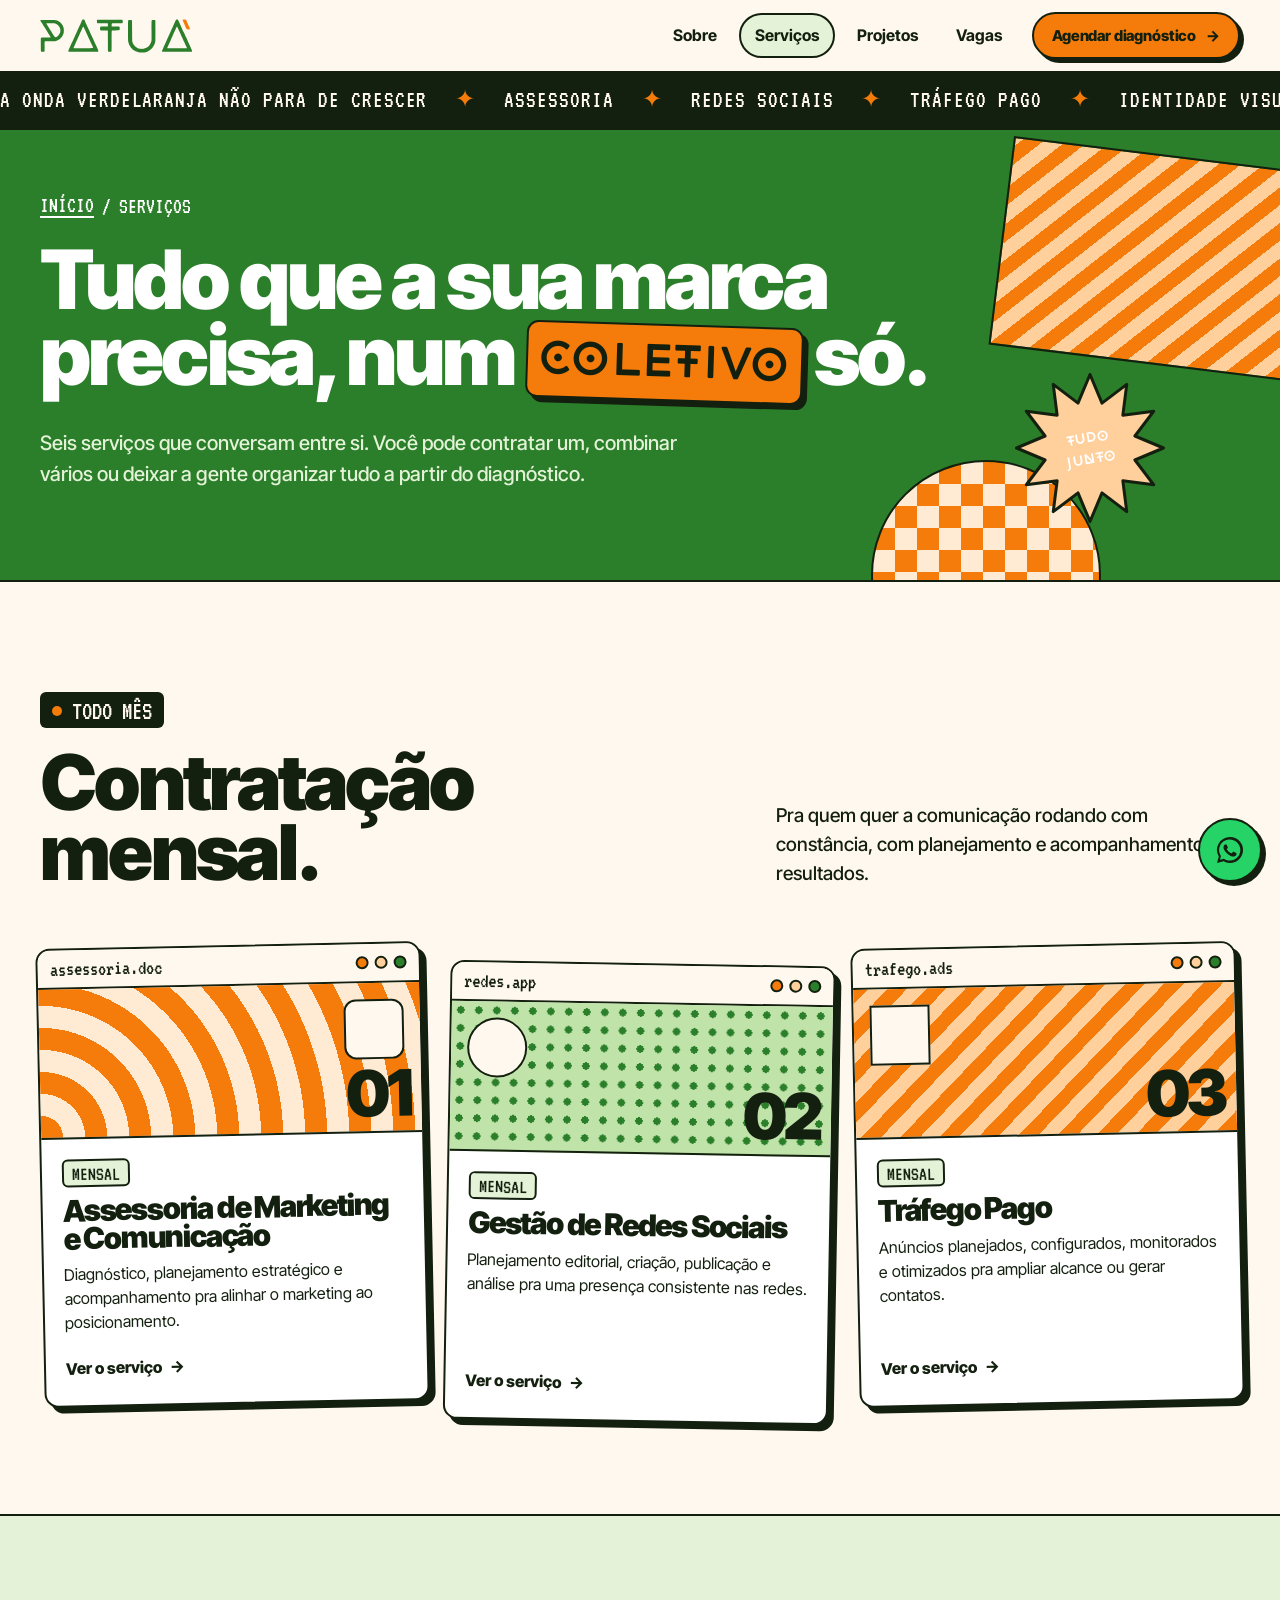
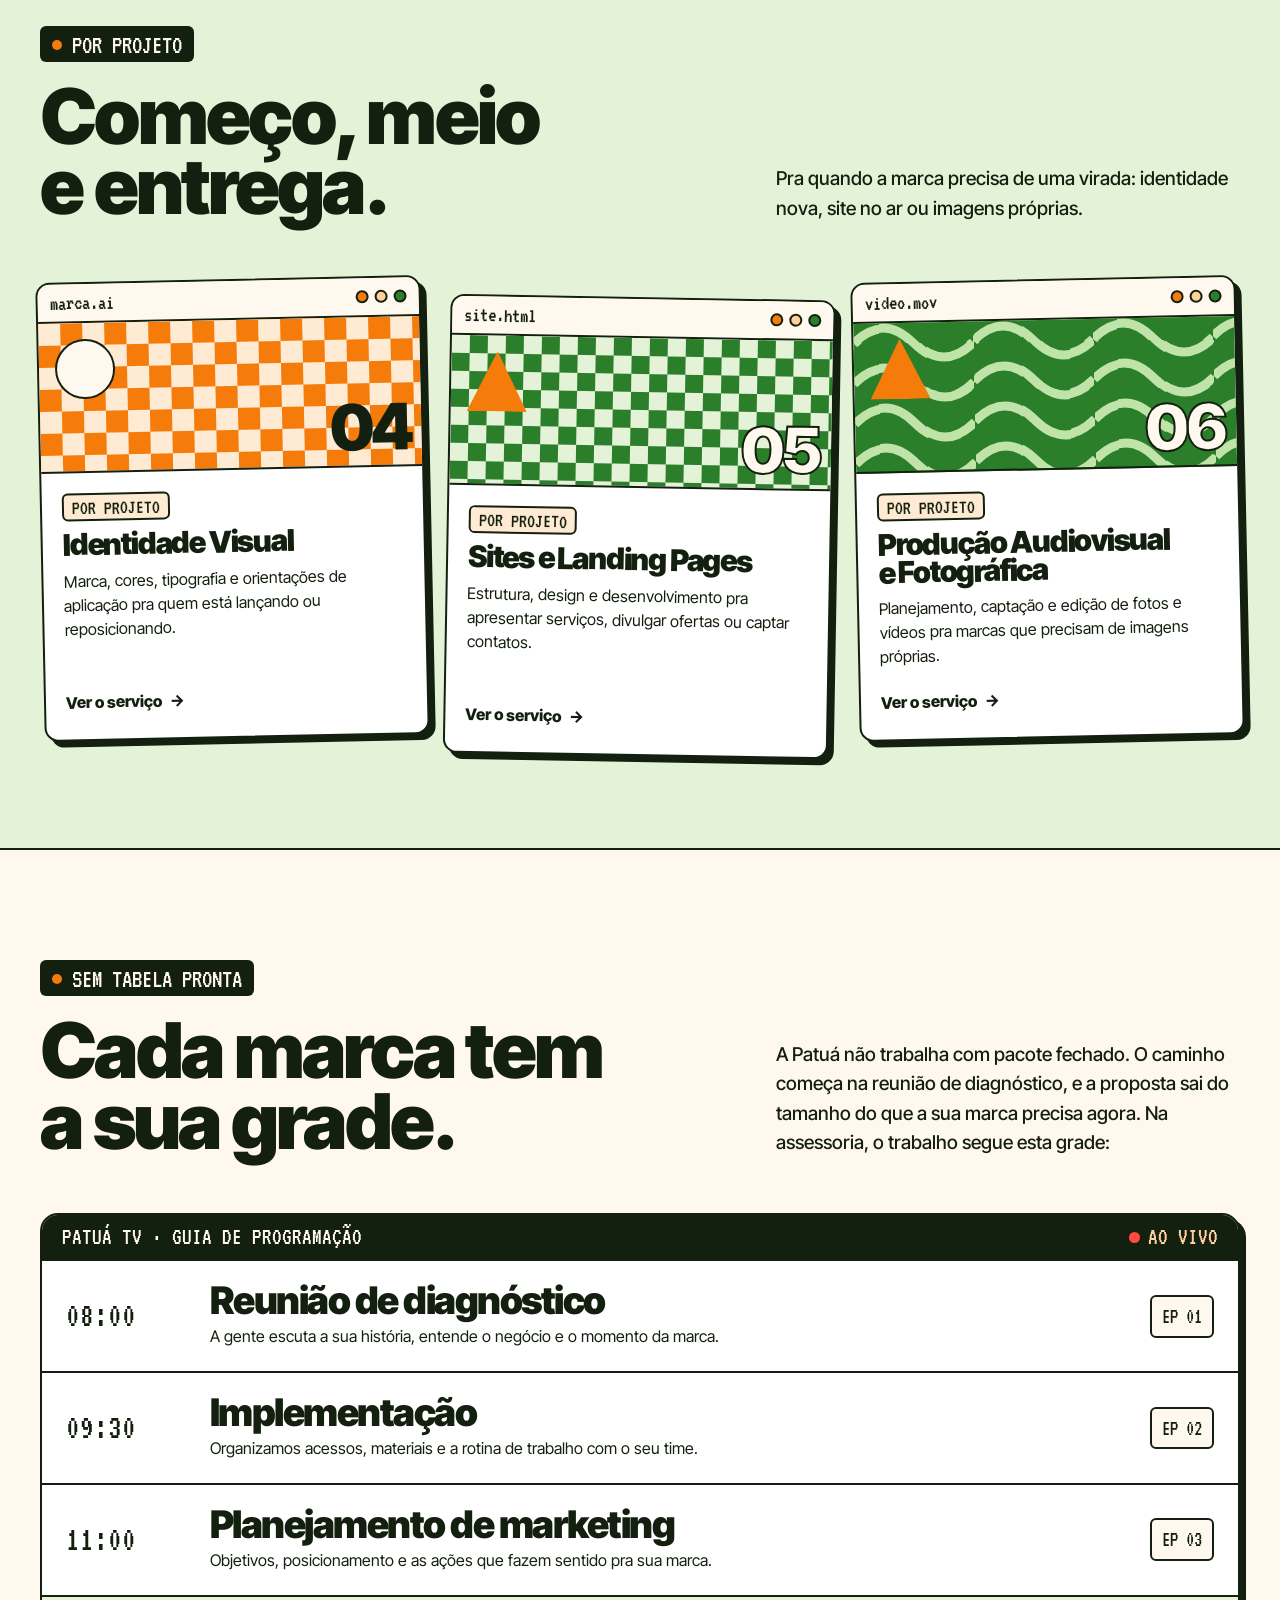
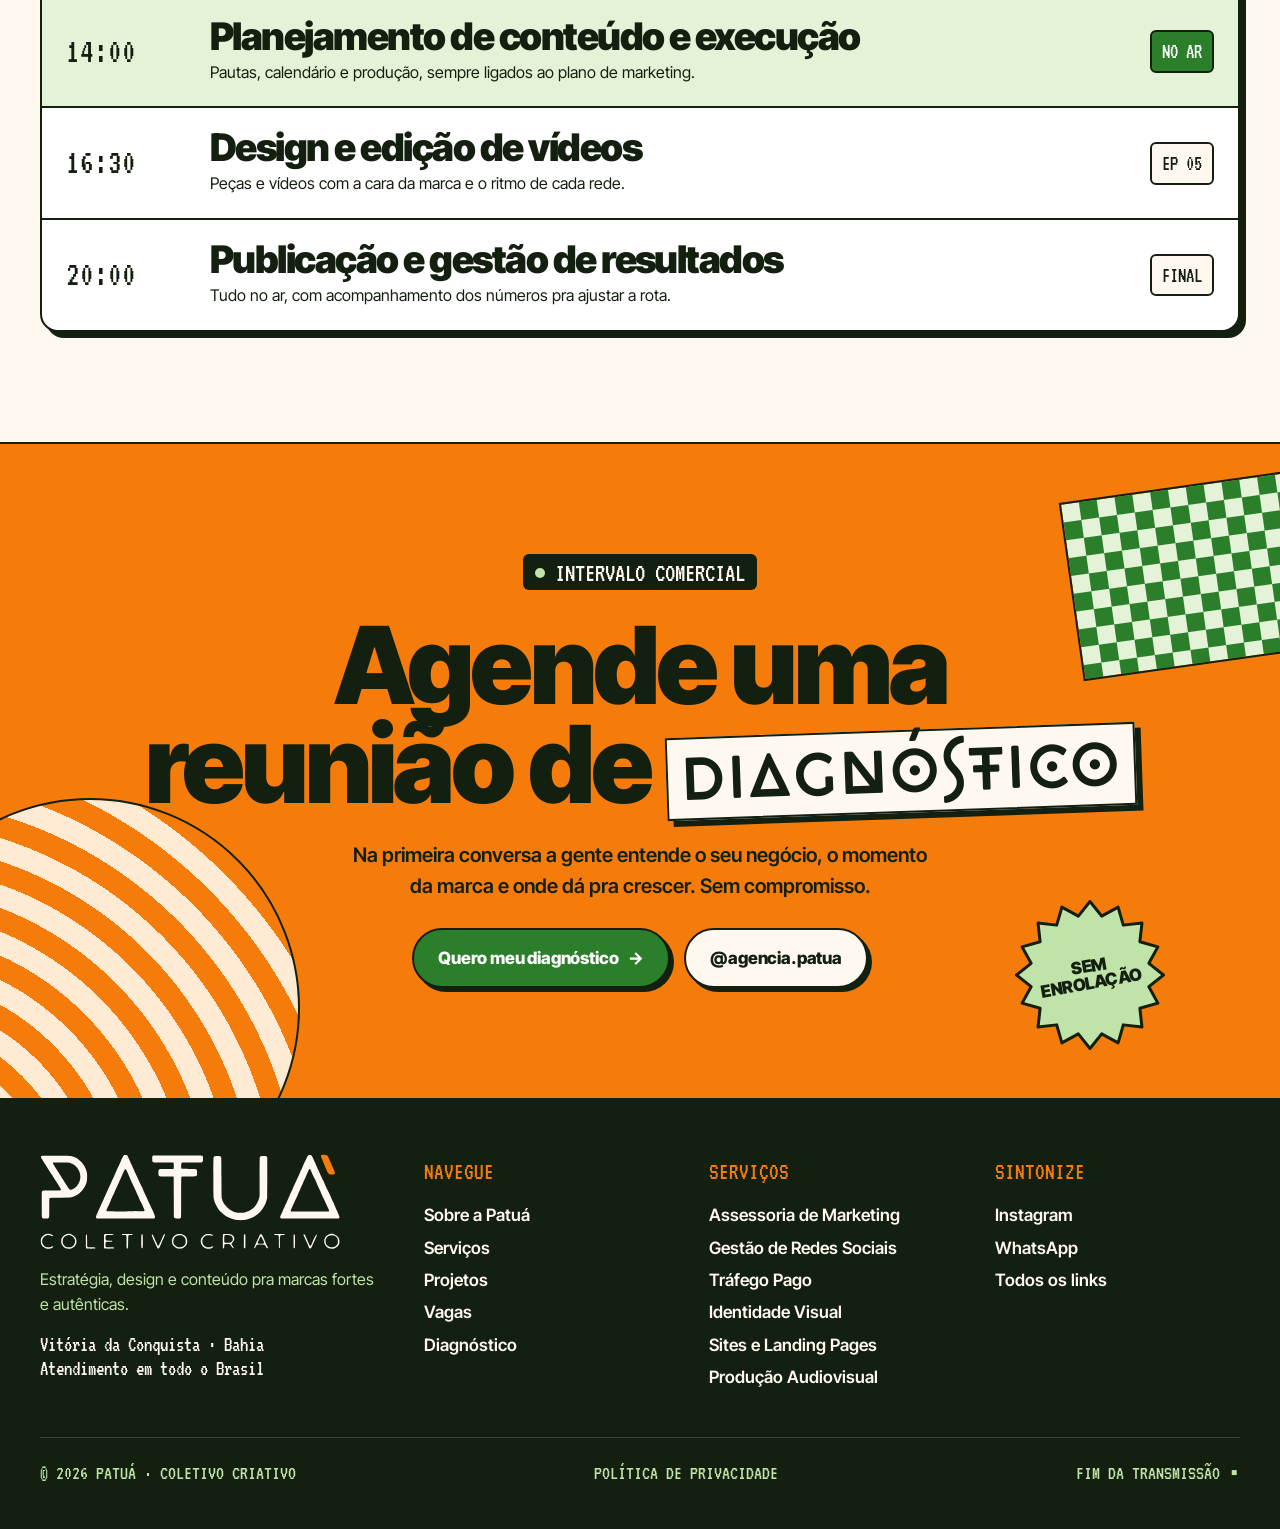
<file: servicos.html>
<!doctype html>
<html lang="pt-BR">
<head>
<meta charset="utf-8">
<meta name="viewport" content="width=device-width,initial-scale=1,viewport-fit=cover">
<title>Serviços · Patuá Coletivo Criativo</title>
<meta name="description" content="Assessoria de marketing, gestão de redes sociais, tráfego pago, identidade visual, sites e landing pages e produção audiovisual em Vitória da Conquista.">
<meta property="og:title" content="Serviços · Patuá Coletivo Criativo">
<meta property="og:description" content="Assessoria de marketing, gestão de redes sociais, tráfego pago, identidade visual, sites e landing pages e produção audiovisual em Vitória da Conquista.">
<meta property="og:locale" content="pt_BR">
<link rel="preconnect" href="https://fonts.googleapis.com">
<link rel="preconnect" href="https://fonts.gstatic.com" crossorigin>
<link rel="stylesheet" href="https://fonts.googleapis.com/css2?family=Inter+Tight:ital,wght@0,400;0,500;0,600;0,700;0,800;0,900;1,800;1,900&family=VT323&display=swap">
<link rel="preload" href="cocobiker-sub.woff2" as="font" type="font/woff2" crossorigin>
<link rel="stylesheet" href="patua.css">
</head>
<body>

<header>
  <div class="wrap nav">
    <a class="marca" href="index.html" aria-label="Patuá, início"><svg class="logo-w" viewBox="197 121 1715 382" role="img" aria-label="Patuá"><path fill-rule="evenodd" fill="currentColor" d="M1319 498C1304 496 1272 485 1257 475C1249 470 1243 465 1231 454C1220 444 1210 430 1201 412C1195 400 1193 394 1190 382C1186 364 1186 349 1186 242C1186 144 1187 140 1188 138C1192 133 1195 132 1208 132C1223 132 1227 133 1230 138C1231 141 1232 148 1232 255C1233 365 1233 369 1235 376C1239 392 1244 401 1253 412C1269 434 1295 451 1321 456C1331 457 1351 457 1361 456C1370 454 1384 449 1391 445C1401 440 1414 430 1420 424C1433 410 1443 390 1448 371L1450 360L1450 253C1450 192 1450 144 1451 142C1451 139 1453 137 1454 135C1457 133 1458 132 1471 132C1486 132 1490 133 1493 138C1494 140 1494 165 1494 256L1493 372L1490 385C1483 409 1475 424 1462 441C1447 460 1426 476 1406 485C1390 491 1372 497 1361 498C1350 499 1331 499 1319 498ZM212 488C206 484 206 486 206 408C206 354 206 337 207 335C208 334 210 332 212 331C215 329 220 329 264 329C297 329 313 329 314 328C316 327 316 326 316 324C315 320 304 302 265 241C258 231 250 217 246 212C243 206 238 199 236 196C234 193 229 185 225 178C221 172 215 163 212 158C209 153 205 147 203 144C201 139 201 138 202 136C202 134 204 133 206 132C207 131 237 131 285 131C370 131 368 131 387 137C398 141 405 144 416 153C442 172 458 199 464 228C466 240 465 269 463 279C460 288 455 301 452 307C440 328 429 340 416 349C404 357 387 365 376 368L366 370L309 371C256 371 253 372 251 373C249 375 249 376 249 427C249 464 249 479 248 482C247 484 245 486 243 488C240 490 239 490 228 490C217 490 215 490 212 488ZM520 489C517 488 515 482 516 477C517 472 525 455 556 386C566 366 570 357 577 340C579 336 583 327 586 320C589 314 595 300 600 290C604 281 610 267 613 261C616 254 622 242 625 234C629 225 635 212 639 203C643 194 650 179 655 168C665 144 673 129 676 127C679 126 690 126 693 128C696 130 697 133 706 154C710 164 716 176 719 182C722 188 728 201 732 211C736 221 743 235 746 242C750 249 755 260 757 266C760 272 767 287 773 300C779 312 786 327 788 333C791 339 796 349 799 356C805 368 817 395 817 396C817 396 819 401 822 407C828 419 835 435 842 450C844 455 847 463 849 467C854 480 854 486 848 489C845 490 524 490 520 489ZM973 489C967 488 962 486 961 482C960 481 960 436 960 367C960 278 960 254 959 252L957 250L919 249C882 249 880 248 877 246C872 243 872 241 872 227C872 216 873 214 875 211C878 206 881 206 920 206L957 206L959 204C960 202 960 199 960 187C960 174 959 173 958 171C956 170 947 170 901 170C842 170 842 170 838 164C837 162 837 160 837 149C836 136 837 133 842 130C844 129 866 129 982 129C1109 129 1119 129 1122 131C1126 133 1127 138 1127 150C1127 162 1126 166 1121 168C1118 170 1110 170 1063 170C1031 170 1008 170 1007 171C1003 172 1002 178 1002 191C1002 200 1003 202 1004 204C1006 205 1009 206 1045 206C1080 206 1085 207 1088 208C1092 211 1093 214 1093 229C1092 245 1092 246 1084 248C1081 249 1065 249 1043 249C1021 249 1007 249 1006 250C1005 251 1004 253 1003 255C1002 257 1002 296 1002 370C1002 456 1002 481 1001 483C998 489 988 491 973 489ZM1571 488C1568 486 1566 482 1568 478C1568 477 1572 469 1576 460C1580 452 1583 445 1583 444C1583 443 1592 423 1602 402C1607 391 1614 375 1617 368C1620 361 1626 348 1629 341C1633 334 1639 320 1643 310C1647 300 1653 289 1655 284C1657 280 1660 273 1662 268C1673 245 1676 237 1680 229C1682 224 1685 217 1687 213C1689 209 1694 199 1697 191C1700 183 1706 171 1709 164C1712 158 1717 148 1719 142C1726 128 1727 126 1737 126C1746 126 1747 128 1754 143C1757 149 1762 161 1766 170C1770 178 1774 189 1776 192C1778 196 1783 208 1788 218C1793 228 1798 241 1800 246C1803 250 1808 264 1814 274C1819 286 1825 300 1828 306C1831 312 1836 323 1840 330C1843 338 1850 351 1854 360C1857 369 1864 383 1867 390C1871 397 1876 409 1879 416C1882 423 1888 437 1893 448C1907 480 1908 482 1904 487L1901 490L1738 490C1578 490 1574 490 1571 488ZM792 447C793 446 793 444 792 441C791 437 781 413 774 400C767 385 757 364 757 361C756 360 752 352 748 343C744 334 738 321 735 314C727 296 725 292 717 276C714 268 708 255 705 248C697 230 689 213 687 210C684 208 682 207 680 209C680 210 677 215 675 220C673 225 669 234 666 239C664 244 659 255 656 262C646 284 641 296 636 306C633 312 628 323 624 332C621 341 616 352 613 357C607 370 604 378 597 394C588 415 587 417 581 428C578 435 576 441 575 443C574 449 566 449 684 449C784 449 791 448 792 447ZM1846 447C1847 445 1846 443 1843 434C1838 425 1830 406 1821 387C1819 382 1816 376 1815 374C1813 372 1811 367 1800 342C1799 338 1795 330 1793 325C1781 301 1779 295 1774 283C1771 276 1767 267 1765 263C1762 259 1756 245 1750 232C1744 218 1739 207 1738 207C1737 206 1736 206 1734 207C1733 209 1726 221 1719 238C1717 244 1713 253 1710 260C1707 266 1700 281 1695 293C1689 305 1683 320 1680 326C1677 331 1672 344 1668 353C1664 363 1658 376 1655 382C1650 392 1644 406 1635 426C1633 430 1631 436 1629 439C1627 444 1627 445 1628 447L1629 449L1737 449L1845 449L1846 447ZM382 322C400 313 413 298 422 276C435 242 419 200 385 180C368 170 367 170 316 169C284 169 272 169 271 170C268 173 270 177 281 194C287 204 297 219 302 227C307 236 315 248 319 254C323 260 329 270 333 277C337 283 342 291 344 294C347 298 351 305 354 310C365 328 367 328 382 322Z"/><path class="acento" fill="var(--laranja)" d="M1849 236C1845 234 1840 229 1837 223C1836 221 1833 214 1830 206C1823 190 1817 176 1812 164C1807 153 1800 136 1800 133C1800 127 1808 125 1823 126C1838 127 1840 129 1854 165C1859 177 1865 191 1867 195C1878 218 1881 228 1880 232C1878 237 1874 238 1863 238C1856 238 1852 237 1849 236Z"/></svg></a>
    <nav aria-label="Principal">
      <a class="l" href="sobre.html">Sobre</a><a class="l" href="servicos.html" aria-current="page">Serviços</a><a class="l" href="projetos.html">Projetos</a><a class="l" href="vagas.html">Vagas</a>
      <a class="btn btn-l" href="diagnostico.html">Agendar diagnóstico <span class="seta">→</span></a>
      <button class="menu-btn" type="button" aria-expanded="false" aria-controls="gaveta"><i></i>MENU</button>
    </nav>
  </div>
  <div class="gaveta" id="gaveta"><div class="wrap"><a class="g" href="index.html">Início</a><a class="g" href="sobre.html">Sobre</a><a class="g" href="servicos.html" aria-current="page">Serviços</a><a class="g" href="projetos.html">Projetos</a><a class="g" href="vagas.html">Vagas</a><a class="btn btn-l" href="diagnostico.html">Agendar diagnóstico <span class="seta">→</span></a></div></div>
</header>
<div class="ticker" aria-hidden="true"><div class="trilho"><span>A ONDA VERDELARANJA NÃO PARA DE CRESCER <i>✦</i> ASSESSORIA <i>✦</i> REDES SOCIAIS <i>✦</i> TRÁFEGO PAGO <i>✦</i> IDENTIDADE VISUAL <i>✦</i> SITES <i>✦</i> AUDIOVISUAL <i>✦</i> <b>DE VITÓRIA DA CONQUISTA PRO BRASIL</b> <i>✦</i></span><span>A ONDA VERDELARANJA NÃO PARA DE CRESCER <i>✦</i> ASSESSORIA <i>✦</i> REDES SOCIAIS <i>✦</i> TRÁFEGO PAGO <i>✦</i> IDENTIDADE VISUAL <i>✦</i> SITES <i>✦</i> AUDIOVISUAL <i>✦</i> <b>DE VITÓRIA DA CONQUISTA PRO BRASIL</b> <i>✦</i></span></div></div>

<main id="inicio">

<section class="ph verde">
  <div class="d1 p-listra" aria-hidden="true"></div>
  <div class="d2 p-xadrez" aria-hidden="true"></div>
  <div class="burst gira " aria-hidden="true" style=""><svg viewBox="0 0 200 200"><polygon points="100.0,2.0 116.0,40.1 149.0,15.1 143.8,56.2 184.9,51.0 159.9,84.0 198.0,100.0 159.9,116.0 184.9,149.0 143.8,143.8 149.0,184.9 116.0,159.9 100.0,198.0 84.0,159.9 51.0,184.9 56.2,143.8 15.1,149.0 40.1,116.0 2.0,100.0 40.1,84.0 15.1,51.0 56.2,56.2 51.0,15.1 84.0,40.1" fill="var(--laranja-claro)"/></svg><span class="coco" style="font-size:1.15em">tudo<br>junto</span></div>
  <div class="wrap">
    <nav class="migalha" aria-label="Você está em"><a href="index.html">INÍCIO</a> <span>/</span> <span aria-current="page">SERVIÇOS</span></nav>
    <h1>Tudo que a sua marca precisa, num <span class="tag l coco">coletivo</span> só.</h1>
    <p class="lead">Seis serviços que conversam entre si. Você pode contratar um, combinar vários ou deixar a gente organizar tudo a partir do diagnóstico.</p>
    
  </div>
</section>
<section class="sec creme">
  <div class="wrap">
    <div class="sec-head rv">
      <div><div class="kicker"><i></i>TODO MÊS</div><h2 class="big">Contratação mensal.</h2></div>
      <p>Pra quem quer a comunicação rodando com constância, com planejamento e acompanhamento de resultados.</p>
    </div>
    <div class="janelas j3 rv">
      <a class="jan" href="servico-assessoria-de-marketing.html">
        <div class="barra-jan"><span>assessoria.doc</span><span class="bt"><i></i><i></i><i></i></span></div>
        <div class="arte p-arco"><div class="forma" style="border-radius:12px;right:16px;left:auto"></div><div class="num">01</div></div>
        <div class="corpo"><span class="tipo">MENSAL</span><h3>Assessoria de Marketing e Comunicação</h3><p>Diagnóstico, planejamento estratégico e acompanhamento pra alinhar o marketing ao posicionamento.</p><span class="mais">Ver o serviço <span class="seta">→</span></span></div>
      </a>
      <a class="jan" href="servico-gestao-de-redes-sociais.html">
        <div class="barra-jan"><span>redes.app</span><span class="bt"><i></i><i></i><i></i></span></div>
        <div class="arte p-bolinha"><div class="forma" style="border-radius:50%"></div><div class="num">02</div></div>
        <div class="corpo"><span class="tipo">MENSAL</span><h3>Gestão de Redes Sociais</h3><p>Planejamento editorial, criação, publicação e análise pra uma presença consistente nas redes.</p><span class="mais">Ver o serviço <span class="seta">→</span></span></div>
      </a>
      <a class="jan" href="servico-trafego-pago.html">
        <div class="barra-jan"><span>trafego.ads</span><span class="bt"><i></i><i></i><i></i></span></div>
        <div class="arte p-listra"><div class="forma" ></div><div class="num">03</div></div>
        <div class="corpo"><span class="tipo">MENSAL</span><h3>Tráfego Pago</h3><p>Anúncios planejados, configurados, monitorados e otimizados pra ampliar alcance ou gerar contatos.</p><span class="mais">Ver o serviço <span class="seta">→</span></span></div>
      </a>
    </div>
  </div>
</section>
<section class="sec servicos">
  <div class="wrap">
    <div class="sec-head rv">
      <div><div class="kicker"><i></i>POR PROJETO</div><h2 class="big">Começo, meio e entrega.</h2></div>
      <p>Pra quando a marca precisa de uma virada: identidade nova, site no ar ou imagens próprias.</p>
    </div>
    <div class="janelas j3 rv">
      <a class="jan" href="servico-identidade-visual.html">
        <div class="barra-jan"><span>marca.ai</span><span class="bt"><i></i><i></i><i></i></span></div>
        <div class="arte p-xadrez"><div class="forma" style="border-radius:50%"></div><div class="num">04</div></div>
        <div class="corpo"><span class="tipo p">POR PROJETO</span><h3>Identidade Visual</h3><p>Marca, cores, tipografia e orientações de aplicação pra quem está lançando ou reposicionando.</p><span class="mais">Ver o serviço <span class="seta">→</span></span></div>
      </a>
      <a class="jan" href="servico-sites-e-landing-pages.html">
        <div class="barra-jan"><span>site.html</span><span class="bt"><i></i><i></i><i></i></span></div>
        <div class="arte p-xadrez-v"><div class="forma" style="clip-path:polygon(50% 0,100% 100%,0 100%);border:0;background:var(--laranja)"></div><div class="num" style="color:var(--creme);-webkit-text-stroke:2px var(--tinta)">05</div></div>
        <div class="corpo"><span class="tipo p">POR PROJETO</span><h3>Sites e Landing Pages</h3><p>Estrutura, design e desenvolvimento pra apresentar serviços, divulgar ofertas ou captar contatos.</p><span class="mais">Ver o serviço <span class="seta">→</span></span></div>
      </a>
      <a class="jan" href="servico-producao-audiovisual.html">
        <div class="barra-jan"><span>video.mov</span><span class="bt"><i></i><i></i><i></i></span></div>
        <div class="arte p-onda"><div class="forma" style="clip-path:polygon(50% 0,100% 100%,0 100%);border:0;background:var(--laranja)"></div><div class="num" style="color:var(--creme);-webkit-text-stroke:2px var(--tinta)">06</div></div>
        <div class="corpo"><span class="tipo p">POR PROJETO</span><h3>Produção Audiovisual e Fotográfica</h3><p>Planejamento, captação e edição de fotos e vídeos pra marcas que precisam de imagens próprias.</p><span class="mais">Ver o serviço <span class="seta">→</span></span></div>
      </a>
    </div>
  </div>
</section>
<section class="sec creme">
  <div class="wrap">
    <div class="sec-head rv">
      <div><div class="kicker"><i></i>SEM TABELA PRONTA</div><h2 class="big">Cada marca tem a sua grade.</h2></div>
      <p>A Patuá não trabalha com pacote fechado. O caminho começa na reunião de diagnóstico, e a proposta sai do tamanho do que a sua marca precisa agora. Na assessoria, o trabalho segue esta grade:</p>
    </div>
    <div class="guia rv">
      <div class="guia-topo"><span>PATUÁ TV · GUIA DE PROGRAMAÇÃO</span><span class="ao-vivo"><i></i>AO VIVO</span></div>
      <div class="prog"><div class="hora">08:00</div><div><h3>Reunião de diagnóstico</h3><p>A gente escuta a sua história, entende o negócio e o momento da marca.</p></div><span class="chip">EP 01</span></div>
      <div class="prog"><div class="hora">09:30</div><div><h3>Implementação</h3><p>Organizamos acessos, materiais e a rotina de trabalho com o seu time.</p></div><span class="chip">EP 02</span></div>
      <div class="prog"><div class="hora">11:00</div><div><h3>Planejamento de marketing</h3><p>Objetivos, posicionamento e as ações que fazem sentido pra sua marca.</p></div><span class="chip">EP 03</span></div>
      <div class="prog agora"><div class="hora">14:00</div><div><h3>Planejamento de conteúdo e execução</h3><p>Pautas, calendário e produção, sempre ligados ao plano de marketing.</p></div><span class="chip">NO AR</span></div>
      <div class="prog"><div class="hora">16:30</div><div><h3>Design e edição de vídeos</h3><p>Peças e vídeos com a cara da marca e o ritmo de cada rede.</p></div><span class="chip">EP 05</span></div>
      <div class="prog"><div class="hora">20:00</div><div><h3>Publicação e gestão de resultados</h3><p>Tudo no ar, com acompanhamento dos números pra ajustar a rota.</p></div><span class="chip">FINAL</span></div>
    </div>
  </div>
</section>
<section class="sec cta">
  <div class="arcos p-arco" style="background-color:var(--laranja-cl2)" aria-hidden="true"></div>
  <div class="quad p-xadrez-v" aria-hidden="true"></div>
  <div class="burst gira" aria-hidden="true"><svg viewBox="0 0 200 200"><polygon points="100.0,2.0 115.6,21.5 137.5,9.5 144.4,33.5 169.3,30.7 166.5,55.6 190.5,62.5 178.5,84.4 198.0,100.0 178.5,115.6 190.5,137.5 166.5,144.4 169.3,169.3 144.4,166.5 137.5,190.5 115.6,178.5 100.0,198.0 84.4,178.5 62.5,190.5 55.6,166.5 30.7,169.3 33.5,144.4 9.5,137.5 21.5,115.6 2.0,100.0 21.5,84.4 9.5,62.5 33.5,55.6 30.7,30.7 55.6,33.5 62.5,9.5 84.4,21.5" fill="var(--verde-claro)"/></svg><span>SEM<br>ENROLAÇÃO</span></div>
  <div class="wrap in rv">
    <div class="kicker"><i style="background:var(--verde-claro)"></i>INTERVALO COMERCIAL</div>
    <h2>Agende uma reunião de <span class="coco">diagnóstico</span></h2>
    <p>Na primeira conversa a gente entende o seu negócio, o momento da marca e onde dá pra crescer. Sem compromisso.</p>
    <div class="ctas">
      <a class="btn btn-v" href="diagnostico.html">Quero meu diagnóstico <span class="seta">→</span></a>
      <a class="btn btn-c" href="https://www.instagram.com/agencia.patua/" target="_blank" rel="noopener">@agencia.patua</a>
    </div>
  </div>
</section>
</main>

<footer>
  <div class="wrap">
    <div class="foot">
      <div><a class="marca" href="index.html" style="background:none;padding:0" aria-label="Patuá, voltar ao início"><svg class="logo-f" viewBox="196 121 1713 544" role="img" aria-label="Patuá, Coletivo Criativo"><path fill-rule="evenodd" fill="currentColor" d="M1319 498C1304 496 1272 485 1257 475C1249 470 1243 465 1231 454C1220 444 1210 430 1201 412C1195 400 1193 394 1190 382C1186 364 1186 349 1186 242C1186 144 1187 140 1188 138C1192 133 1195 132 1208 132C1223 132 1227 133 1230 138C1231 141 1232 148 1232 255C1233 365 1233 369 1235 376C1239 392 1244 401 1253 412C1269 434 1295 451 1321 456C1331 457 1351 457 1361 456C1370 454 1384 449 1391 445C1401 440 1414 430 1420 424C1433 410 1443 390 1448 371L1450 360L1450 253C1450 192 1450 144 1451 142C1451 139 1453 137 1454 135C1457 133 1458 132 1471 132C1486 132 1490 133 1493 138C1494 140 1494 165 1494 256L1493 372L1490 385C1483 409 1475 424 1462 441C1447 460 1426 476 1406 485C1390 491 1372 497 1361 498C1350 499 1331 499 1319 498ZM212 488C206 484 206 486 206 408C206 354 206 337 207 335C208 334 210 332 212 331C215 329 220 329 264 329C297 329 313 329 314 328C316 327 316 326 316 324C315 320 304 302 265 241C258 231 250 217 246 212C243 206 238 199 236 196C234 193 229 185 225 178C221 172 215 163 212 158C209 153 205 147 203 144C201 139 201 138 202 136C202 134 204 133 206 132C207 131 237 131 285 131C370 131 368 131 387 137C398 141 405 144 416 153C442 172 458 199 464 228C466 240 465 269 463 279C460 288 455 301 452 307C440 328 429 340 416 349C404 357 387 365 376 368L366 370L309 371C256 371 253 372 251 373C249 375 249 376 249 427C249 464 249 479 248 482C247 484 245 486 243 488C240 490 239 490 228 490C217 490 215 490 212 488ZM520 489C517 488 515 482 516 477C517 472 525 455 556 386C566 366 570 357 577 340C579 336 583 327 586 320C589 314 595 300 600 290C604 281 610 267 613 261C616 254 622 242 625 234C629 225 635 212 639 203C643 194 650 179 655 168C665 144 673 129 676 127C679 126 690 126 693 128C696 130 697 133 706 154C710 164 716 176 719 182C722 188 728 201 732 211C736 221 743 235 746 242C750 249 755 260 757 266C760 272 767 287 773 300C779 312 786 327 788 333C791 339 796 349 799 356C805 368 817 395 817 396C817 396 819 401 822 407C828 419 835 435 842 450C844 455 847 463 849 467C854 480 854 486 848 489C845 490 524 490 520 489ZM973 489C967 488 962 486 961 482C960 481 960 436 960 367C960 278 960 254 959 252L957 250L919 249C882 249 880 248 877 246C872 243 872 241 872 227C872 216 873 214 875 211C878 206 881 206 920 206L957 206L959 204C960 202 960 199 960 187C960 174 959 173 958 171C956 170 947 170 901 170C842 170 842 170 838 164C837 162 837 160 837 149C836 136 837 133 842 130C844 129 866 129 982 129C1109 129 1119 129 1122 131C1126 133 1127 138 1127 150C1127 162 1126 166 1121 168C1118 170 1110 170 1063 170C1031 170 1008 170 1007 171C1003 172 1002 178 1002 191C1002 200 1003 202 1004 204C1006 205 1009 206 1045 206C1080 206 1085 207 1088 208C1092 211 1093 214 1093 229C1092 245 1092 246 1084 248C1081 249 1065 249 1043 249C1021 249 1007 249 1006 250C1005 251 1004 253 1003 255C1002 257 1002 296 1002 370C1002 456 1002 481 1001 483C998 489 988 491 973 489ZM1571 488C1568 486 1566 482 1568 478C1568 477 1572 469 1576 460C1580 452 1583 445 1583 444C1583 443 1592 423 1602 402C1607 391 1614 375 1617 368C1620 361 1626 348 1629 341C1633 334 1639 320 1643 310C1647 300 1653 289 1655 284C1657 280 1660 273 1662 268C1673 245 1676 237 1680 229C1682 224 1685 217 1687 213C1689 209 1694 199 1697 191C1700 183 1706 171 1709 164C1712 158 1717 148 1719 142C1726 128 1727 126 1737 126C1746 126 1747 128 1754 143C1757 149 1762 161 1766 170C1770 178 1774 189 1776 192C1778 196 1783 208 1788 218C1793 228 1798 241 1800 246C1803 250 1808 264 1814 274C1819 286 1825 300 1828 306C1831 312 1836 323 1840 330C1843 338 1850 351 1854 360C1857 369 1864 383 1867 390C1871 397 1876 409 1879 416C1882 423 1888 437 1893 448C1907 480 1908 482 1904 487L1901 490L1738 490C1578 490 1574 490 1571 488ZM792 447C793 446 793 444 792 441C791 437 781 413 774 400C767 385 757 364 757 361C756 360 752 352 748 343C744 334 738 321 735 314C727 296 725 292 717 276C714 268 708 255 705 248C697 230 689 213 687 210C684 208 682 207 680 209C680 210 677 215 675 220C673 225 669 234 666 239C664 244 659 255 656 262C646 284 641 296 636 306C633 312 628 323 624 332C621 341 616 352 613 357C607 370 604 378 597 394C588 415 587 417 581 428C578 435 576 441 575 443C574 449 566 449 684 449C784 449 791 448 792 447ZM1846 447C1847 445 1846 443 1843 434C1838 425 1830 406 1821 387C1819 382 1816 376 1815 374C1813 372 1811 367 1800 342C1799 338 1795 330 1793 325C1781 301 1779 295 1774 283C1771 276 1767 267 1765 263C1762 259 1756 245 1750 232C1744 218 1739 207 1738 207C1737 206 1736 206 1734 207C1733 209 1726 221 1719 238C1717 244 1713 253 1710 260C1707 266 1700 281 1695 293C1689 305 1683 320 1680 326C1677 331 1672 344 1668 353C1664 363 1658 376 1655 382C1650 392 1644 406 1635 426C1633 430 1631 436 1629 439C1627 444 1627 445 1628 447L1629 449L1737 449L1845 449L1846 447ZM382 322C400 313 413 298 422 276C435 242 419 200 385 180C368 170 367 170 316 169C284 169 272 169 271 170C268 173 270 177 281 194C287 204 297 219 302 227C307 236 315 248 319 254C323 260 329 270 333 277C337 283 342 291 344 294C347 298 351 305 354 310C365 328 367 328 382 322ZM230 661C225 659 213 651 209 647C208 645 205 641 204 637C201 631 201 630 201 621C200 608 201 605 206 597C213 586 229 577 243 577C256 577 271 584 270 589C269 591 266 590 256 587C248 583 241 583 232 586C223 590 221 591 216 598C208 607 206 619 210 631C211 635 213 638 218 644C227 653 232 654 246 654C253 654 255 653 261 650C267 647 271 647 271 650C271 652 266 657 260 659C254 662 237 663 230 661ZM347 661C342 659 336 655 330 650C320 640 316 631 317 616C318 606 319 602 326 594C333 584 345 578 359 577C367 577 368 577 376 580C396 588 407 606 404 626C403 630 402 635 401 636C396 647 385 657 374 660C368 662 354 662 347 661ZM464 661C462 661 461 660 460 659C458 658 458 655 458 621C458 584 458 580 462 580C465 580 465 584 465 616C465 647 465 649 467 651C469 653 469 654 489 654C500 654 510 655 511 655C513 657 512 660 509 661C507 662 468 662 464 661ZM565 661C564 660 563 659 562 658C561 655 561 586 562 582C562 581 563 579 564 579C567 577 613 578 615 579C616 580 616 581 614 582C613 584 610 584 594 584C577 584 576 584 573 586C571 589 571 590 570 596C570 606 571 611 574 614C576 616 576 616 591 616C607 616 609 616 609 619C609 622 606 622 590 622L575 622L573 625C570 628 570 629 570 639C570 654 569 654 595 654C607 654 616 654 617 655C620 657 619 660 616 661C612 662 568 662 565 661ZM980 661C970 657 958 647 953 638C952 635 951 630 950 626C948 617 950 607 953 600C957 593 966 585 975 581C982 578 983 578 992 578C1002 578 1003 578 1010 581C1023 586 1029 591 1034 604C1038 616 1038 628 1032 639C1027 648 1015 658 1006 661C999 662 986 662 980 661ZM1145 661C1132 657 1118 642 1115 629C1113 620 1114 609 1117 603C1122 594 1130 586 1140 581C1147 578 1148 578 1158 578C1168 578 1169 578 1176 581C1181 584 1183 585 1183 587C1183 590 1180 590 1172 587C1164 584 1152 584 1144 587C1130 592 1120 610 1123 625C1125 636 1132 646 1142 651C1147 653 1148 654 1158 654C1168 654 1170 653 1175 651C1182 648 1184 647 1185 650C1185 652 1180 657 1175 659C1169 662 1152 663 1145 661ZM1851 661C1844 659 1839 656 1831 649C1826 643 1824 640 1822 634C1819 628 1819 626 1819 618C1819 609 1820 608 1823 601C1828 591 1834 586 1844 581C1850 578 1853 578 1860 577C1868 577 1870 577 1877 580C1897 588 1906 600 1906 620C1906 630 1904 636 1899 643C1895 650 1883 658 1876 660C1870 662 1857 662 1851 661ZM692 659C690 658 690 654 690 623C690 582 691 584 677 584C671 584 666 584 666 583C664 583 663 579 665 578C666 578 679 578 694 578C719 578 722 578 724 579C727 582 723 584 713 584C706 584 704 584 702 586L700 588L699 623C699 656 698 658 697 660C694 661 694 661 692 659ZM867 659C866 657 864 655 864 652C863 650 859 642 855 633C844 611 834 587 834 583C834 581 834 580 836 580C839 580 840 582 843 588C844 591 848 599 851 606C854 612 859 622 861 628C867 643 868 644 871 645C872 645 873 644 875 642C878 636 887 619 891 608C902 582 903 579 907 579C912 579 911 582 901 603C898 608 894 618 891 625C886 640 878 656 875 659C872 662 870 662 867 659ZM1735 659C1732 656 1729 649 1722 630C1718 622 1712 608 1708 600C1700 584 1699 579 1703 579C1708 579 1710 583 1720 608C1726 623 1735 642 1736 644C1738 645 1741 645 1743 643C1744 642 1746 638 1752 623C1754 618 1759 607 1764 598C1771 584 1773 580 1775 580C1777 580 1777 580 1777 582C1777 586 1770 603 1761 622C1757 630 1753 639 1753 640C1752 641 1750 646 1748 651C1743 661 1740 663 1735 659ZM776 658C775 657 774 650 774 621C774 601 775 583 775 582C776 579 780 578 782 580C784 582 784 656 782 658C780 660 778 660 776 658ZM1241 658C1240 657 1240 644 1240 618C1240 582 1241 581 1242 579C1244 578 1248 578 1263 578C1280 578 1282 579 1287 581C1295 584 1299 588 1303 595C1308 606 1305 617 1295 627C1288 634 1288 636 1297 648C1302 655 1303 658 1301 659C1299 661 1297 659 1289 648C1280 635 1279 635 1263 635C1249 636 1248 636 1248 649C1248 654 1248 658 1247 659C1245 661 1242 660 1241 658ZM1362 658C1360 657 1360 652 1360 620C1360 599 1360 583 1361 582C1362 578 1366 578 1368 581C1369 582 1369 596 1369 620C1369 643 1369 657 1368 658C1367 661 1364 661 1362 658ZM1418 658C1418 657 1419 655 1420 653C1421 650 1425 642 1428 634C1431 626 1439 610 1444 599C1454 579 1456 577 1460 579C1461 580 1463 582 1464 584C1465 587 1467 590 1468 591C1470 593 1478 612 1482 622C1483 625 1487 634 1491 642C1495 650 1498 657 1498 658C1497 660 1493 661 1491 658C1490 658 1488 654 1486 650C1481 639 1480 639 1458 638C1435 638 1433 639 1427 652C1424 659 1420 662 1418 658ZM1645 658C1644 657 1644 650 1644 619C1644 586 1644 582 1645 580C1647 578 1650 579 1651 583C1652 584 1652 600 1652 621C1652 654 1652 657 1650 658C1648 660 1647 660 1645 658ZM1561 656C1560 656 1560 640 1560 623C1560 602 1560 590 1559 589C1557 585 1554 584 1545 584C1538 584 1536 584 1534 582C1533 581 1533 581 1534 579C1535 578 1541 578 1564 578C1593 578 1596 578 1593 582C1593 583 1590 584 1582 584C1577 584 1572 585 1571 585C1570 586 1568 588 1568 590C1566 592 1566 597 1566 623C1566 640 1566 655 1566 656C1565 658 1562 659 1561 656ZM373 653C389 647 400 627 395 610C391 597 383 589 370 586C362 583 357 584 348 587C335 591 328 600 326 613C323 632 332 647 348 653C354 654 367 654 373 653ZM1009 651C1017 647 1021 643 1025 635C1028 629 1028 628 1028 620C1028 608 1026 602 1019 595C1012 587 1005 585 993 585C976 585 965 593 959 609C955 622 958 635 968 644C976 652 982 654 994 654C1002 653 1005 653 1009 651ZM1878 651C1885 648 1892 641 1895 634C1897 630 1897 628 1897 620C1897 608 1896 605 1890 597C1881 584 1862 581 1846 588C1838 592 1834 596 1830 604C1827 610 1827 612 1827 619C1827 632 1831 641 1842 648C1849 653 1853 654 1864 654C1872 653 1874 653 1878 651ZM1473 631C1475 630 1476 628 1476 626C1476 624 1462 595 1459 593C1456 590 1454 593 1449 605C1446 611 1443 619 1442 621C1438 627 1438 628 1441 631C1443 634 1444 634 1457 634C1470 634 1471 633 1473 631ZM1281 626C1293 622 1297 617 1297 606C1297 596 1292 589 1282 586C1278 585 1257 583 1254 584C1249 586 1248 590 1248 608L1248 623L1251 626C1254 628 1255 628 1264 628C1272 628 1277 627 1281 626Z"/><path class="acento" fill="var(--laranja)" d="M1849 236C1845 234 1840 229 1837 223C1836 221 1833 214 1830 206C1823 190 1817 176 1812 164C1807 153 1800 136 1800 133C1800 127 1808 125 1823 126C1838 127 1840 129 1854 165C1859 177 1865 191 1867 195C1878 218 1881 228 1880 232C1878 237 1874 238 1863 238C1856 238 1852 237 1849 236Z"/></svg></a><p style="margin-top:18px">Estratégia, design e conteúdo pra marcas fortes e autênticas.</p><p class="end">Vitória da Conquista · Bahia<br>Atendimento em todo o Brasil</p></div>
      <div><div class="k">NAVEGUE</div><a href="sobre.html">Sobre a Patuá</a><a href="servicos.html">Serviços</a><a href="projetos.html">Projetos</a><a href="vagas.html">Vagas</a><a href="diagnostico.html">Diagnóstico</a></div>
      <div><div class="k">SERVIÇOS</div><a href="servico-assessoria-de-marketing.html">Assessoria de Marketing</a><a href="servico-gestao-de-redes-sociais.html">Gestão de Redes Sociais</a><a href="servico-trafego-pago.html">Tráfego Pago</a><a href="servico-identidade-visual.html">Identidade Visual</a><a href="servico-sites-e-landing-pages.html">Sites e Landing Pages</a><a href="servico-producao-audiovisual.html">Produção Audiovisual</a></div>
      <div><div class="k">SINTONIZE</div><a href="https://www.instagram.com/agencia.patua/" target="_blank" rel="noopener">Instagram</a><a href="diagnostico.html" data-wa>WhatsApp</a><a href="https://beacons.page/agencia.patua" target="_blank" rel="noopener">Todos os links</a></div>
    </div>
    <div class="legal"><span>© 2026 PATUÁ · COLETIVO CRIATIVO</span><a href="privacidade.html">POLÍTICA DE PRIVACIDADE</a><span>FIM DA TRANSMISSÃO ▪</span></div>
  </div>
</footer>

<a class="wa" href="diagnostico.html" data-wa aria-label="Falar com a Patuá no WhatsApp"><svg viewBox="0 0 32 32" aria-hidden="true"><path fill="currentColor" d="M16 3a13 13 0 0 0-11.2 19.6L3 29l6.6-1.7A13 13 0 1 0 16 3Zm0 23.6c-2 0-4-.6-5.7-1.6l-.4-.2-3.9 1 1-3.8-.3-.4A10.6 10.6 0 1 1 16 26.6Zm5.8-7.9c-.3-.2-1.9-.9-2.2-1-.3-.1-.5-.2-.7.2l-1 1.2c-.2.2-.4.2-.7.1a8.7 8.7 0 0 1-4.3-3.8c-.3-.5.3-.5.9-1.6.1-.2 0-.4 0-.5l-1-2.4c-.3-.6-.5-.5-.7-.5h-.6c-.2 0-.6.1-.9.4-.3.3-1.1 1.1-1.1 2.7s1.2 3.1 1.3 3.3c.2.2 2.3 3.5 5.5 4.9 2 .9 2.8.9 3.8.8.6-.1 1.9-.8 2.2-1.5.3-.7.3-1.4.2-1.5l-.7-.8Z"/></svg><span class="bal">chama no zap</span></a>
<script src="patua.js"></script>
</body>
</html>
</file>
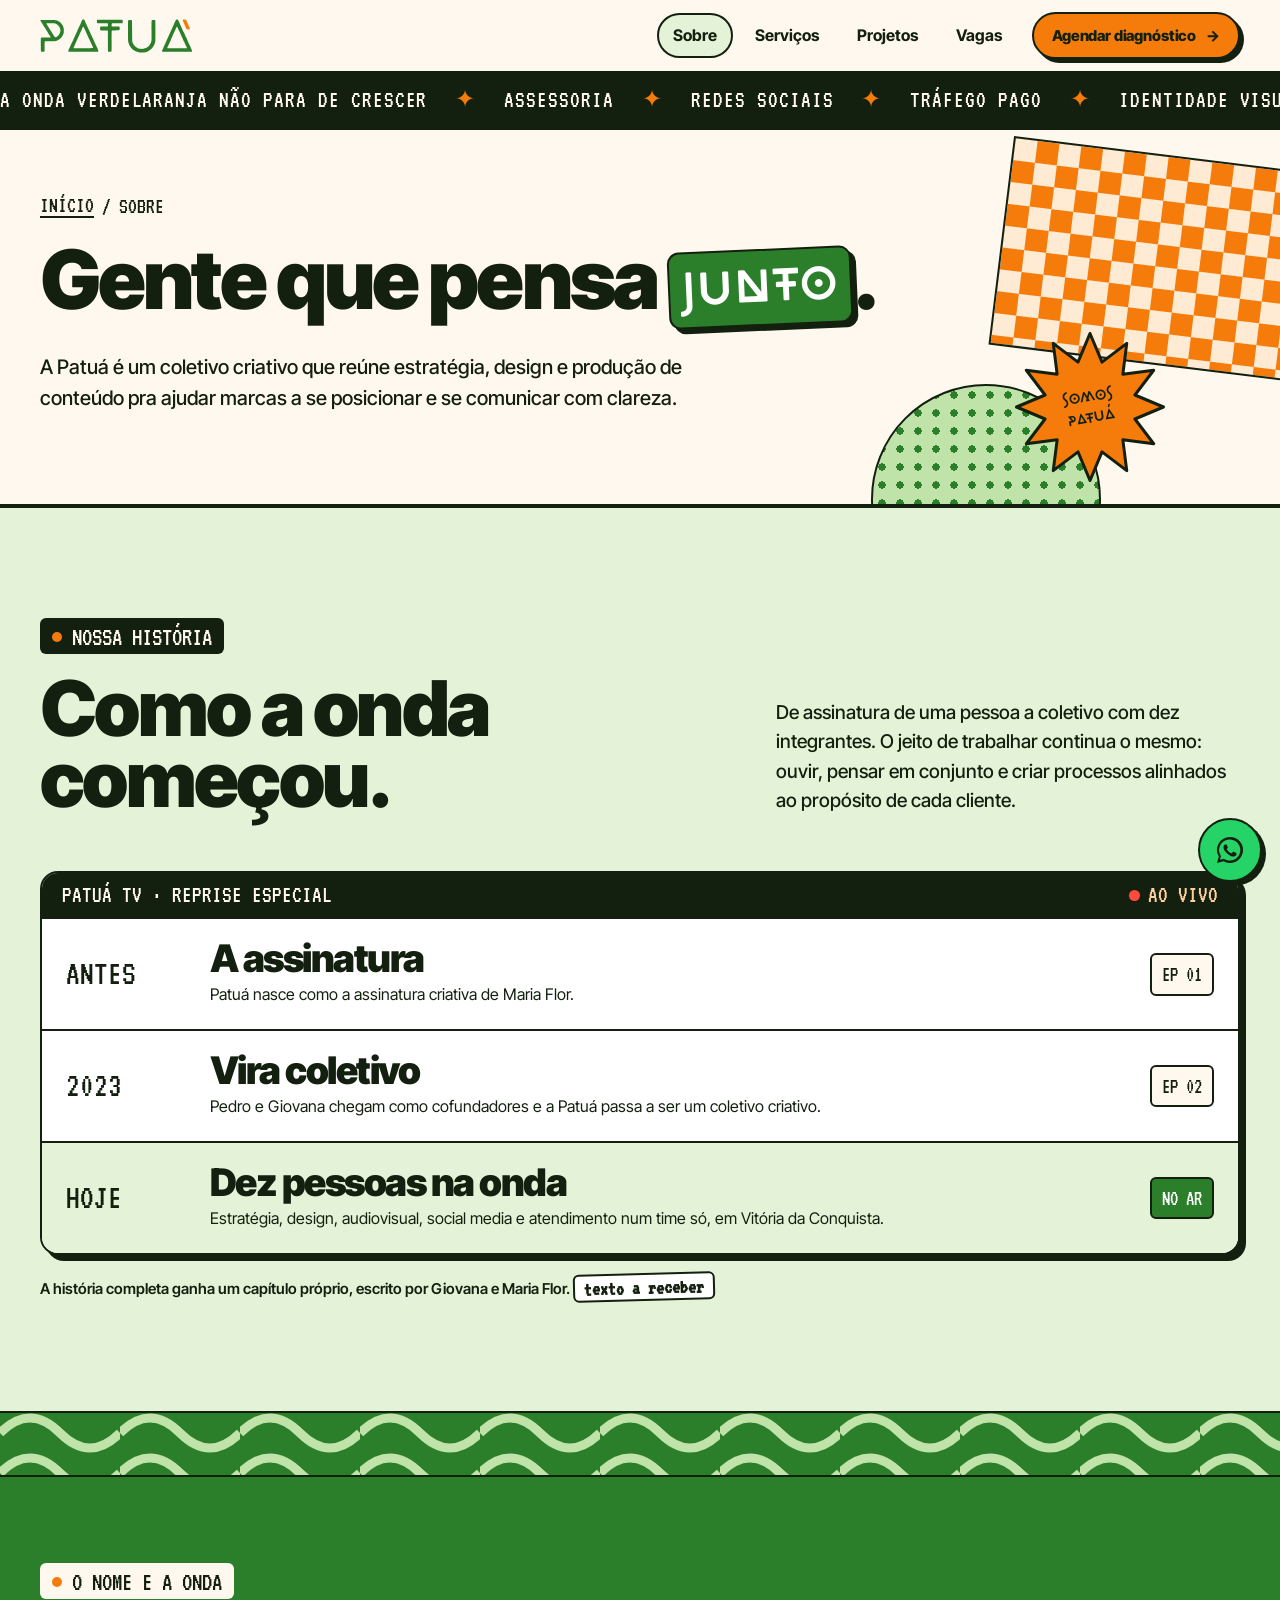
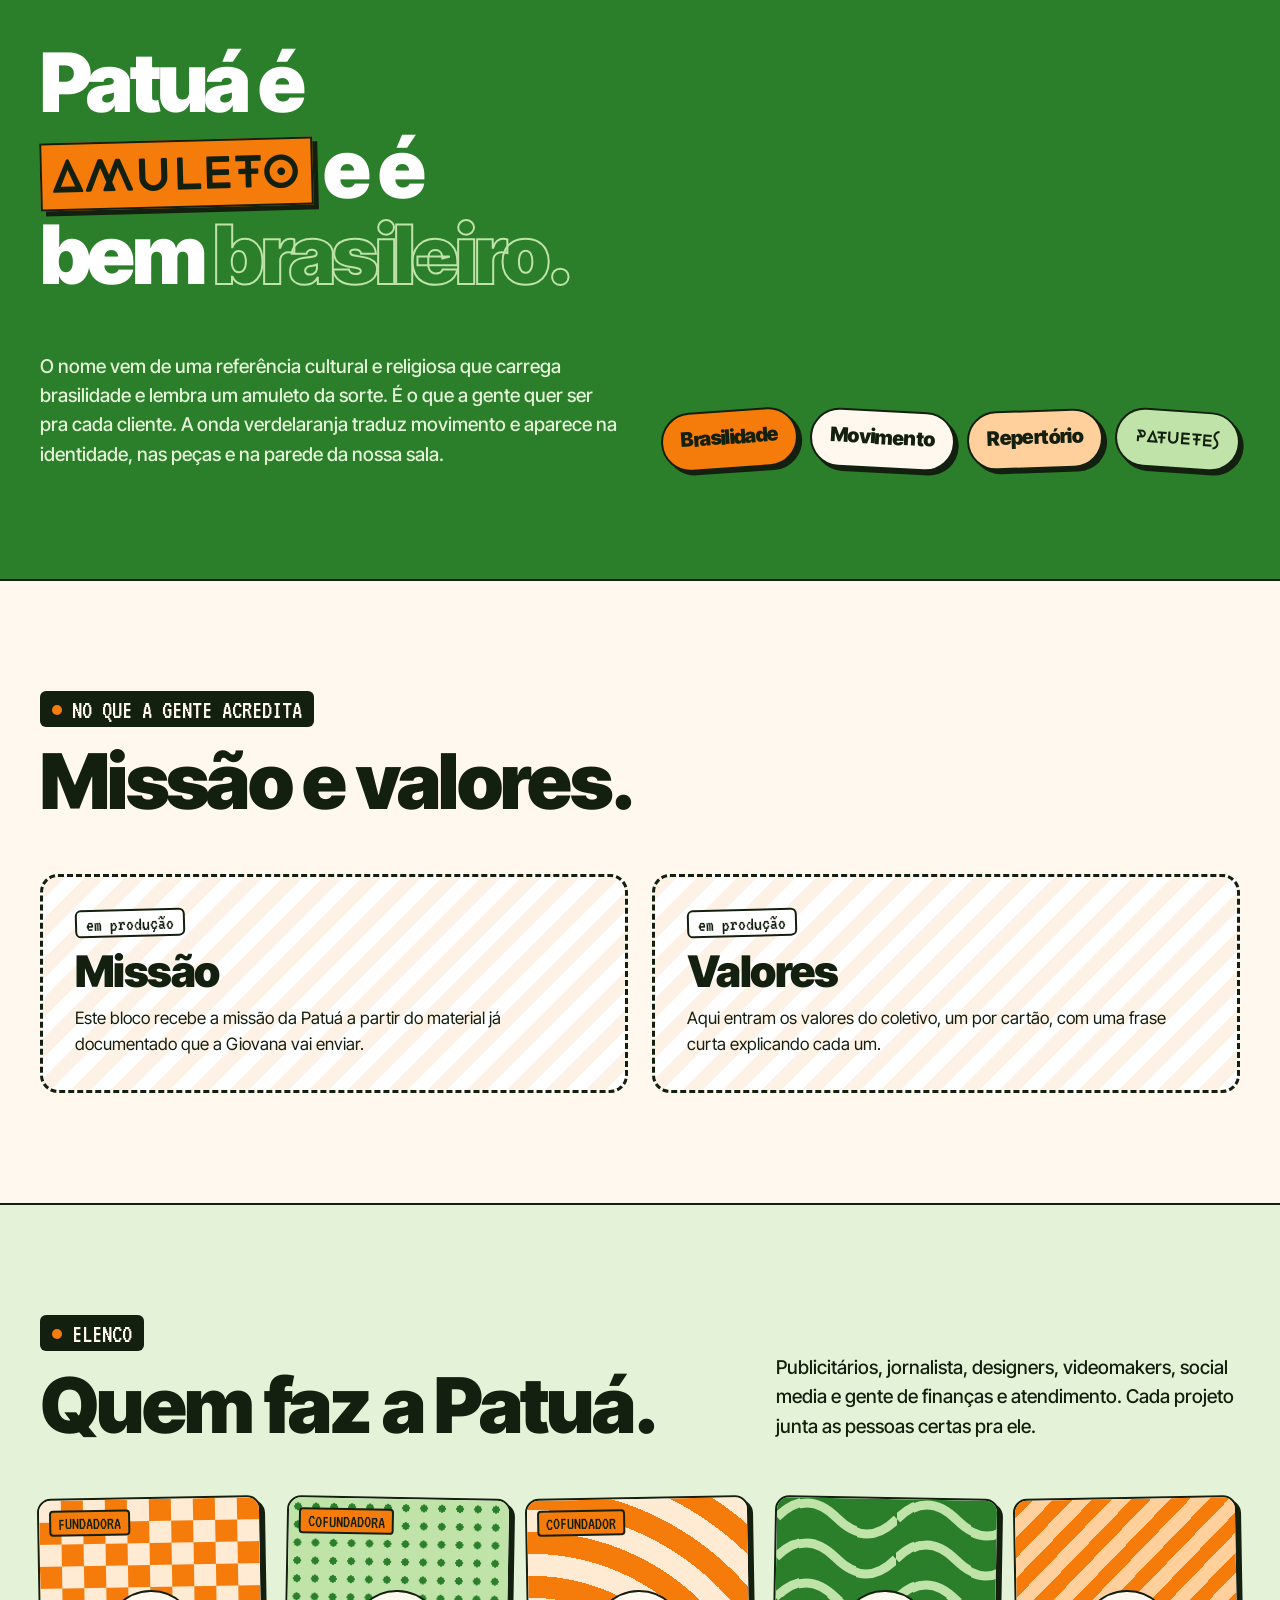
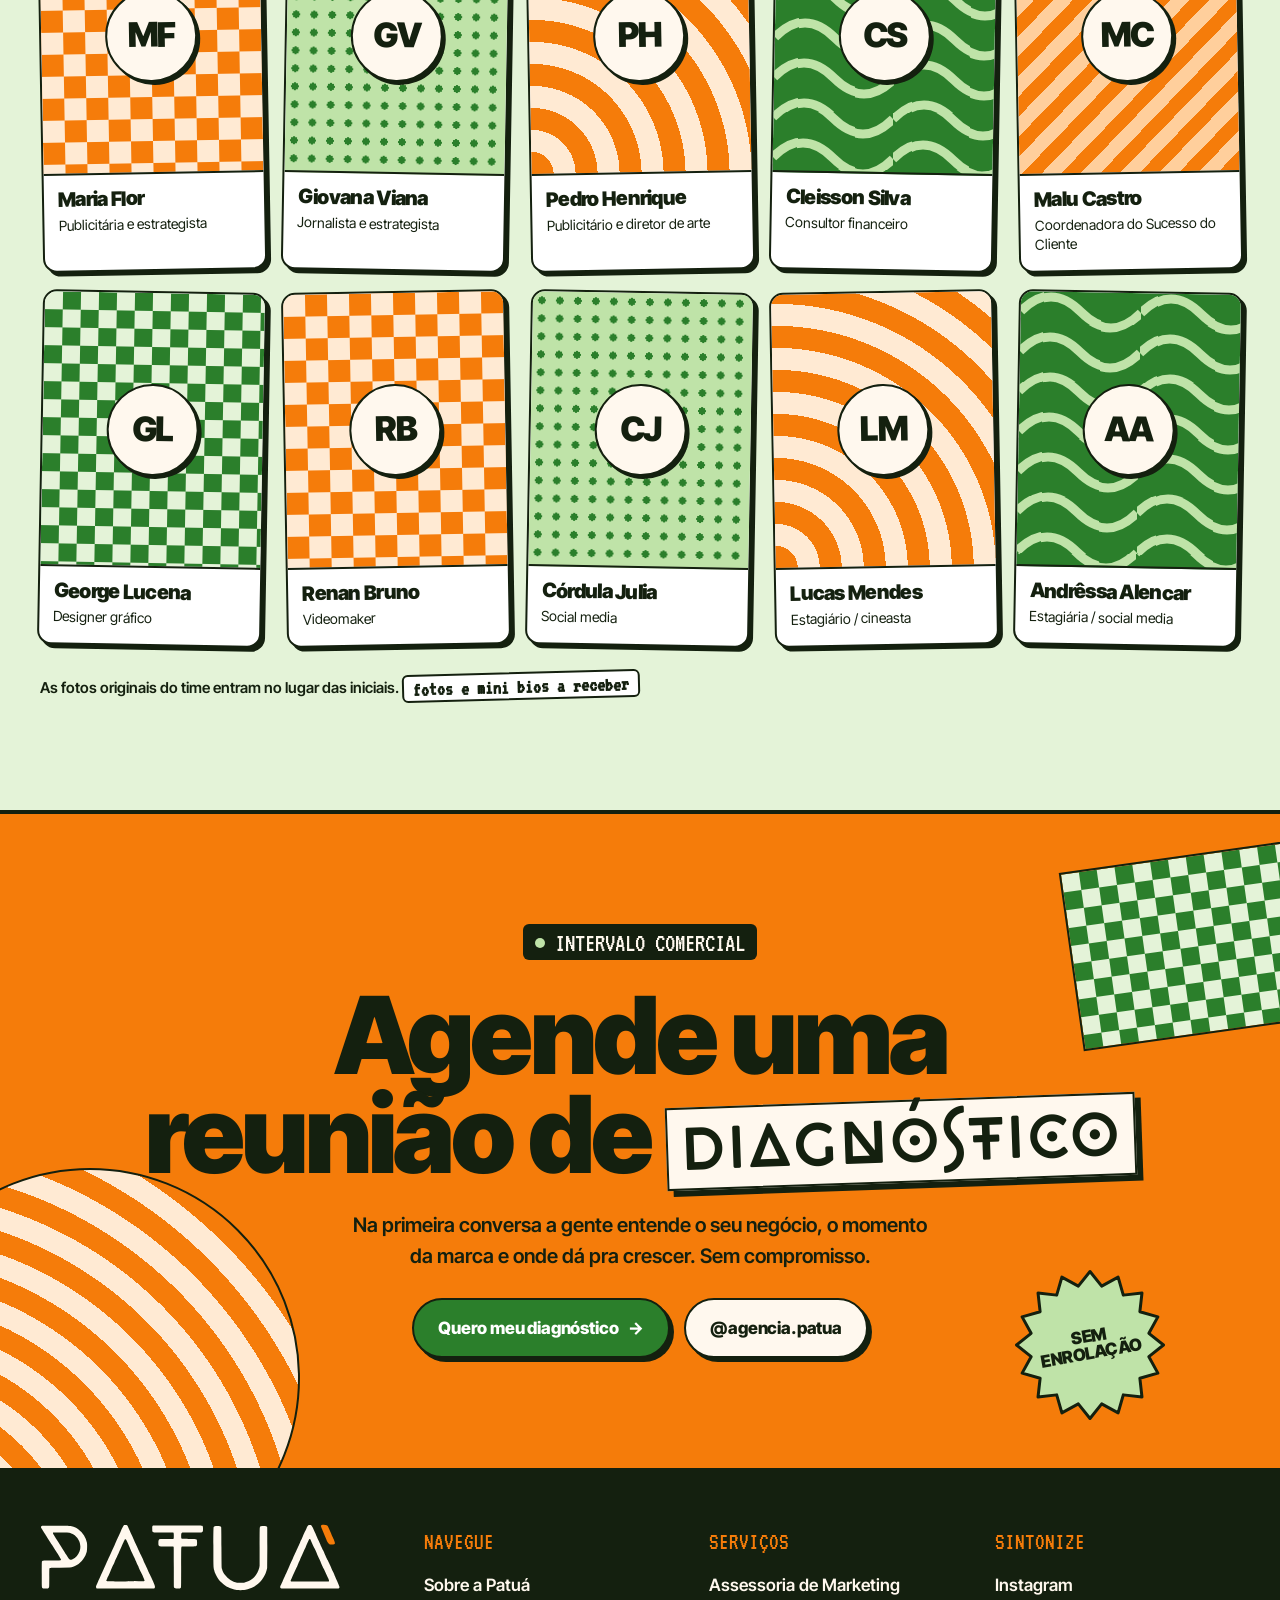
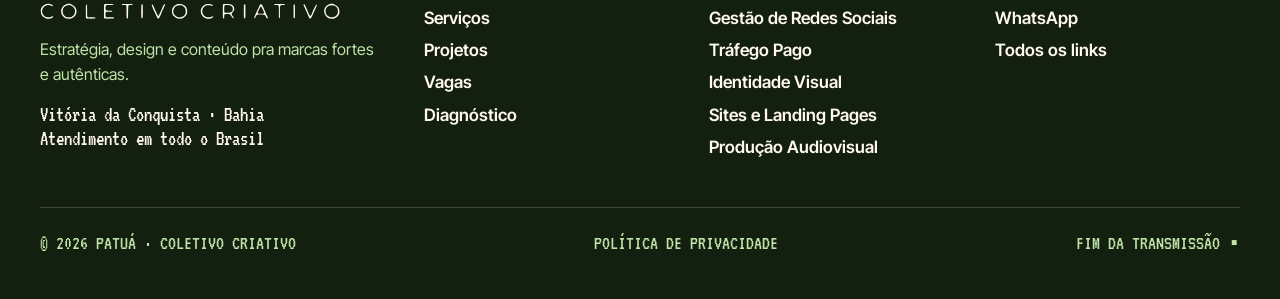
<file: sobre.html>
<!doctype html>
<html lang="pt-BR">
<head>
<meta charset="utf-8">
<meta name="viewport" content="width=device-width,initial-scale=1,viewport-fit=cover">
<title>Sobre a Patuá · Coletivo Criativo em Vitória da Conquista</title>
<meta name="description" content="Conheça a Patuá, coletivo criativo de Vitória da Conquista: a história, o nome, a onda verdelaranja e o time por trás das marcas.">
<meta property="og:title" content="Sobre a Patuá · Coletivo Criativo em Vitória da Conquista">
<meta property="og:description" content="Conheça a Patuá, coletivo criativo de Vitória da Conquista: a história, o nome, a onda verdelaranja e o time por trás das marcas.">
<meta property="og:locale" content="pt_BR">
<link rel="preconnect" href="https://fonts.googleapis.com">
<link rel="preconnect" href="https://fonts.gstatic.com" crossorigin>
<link rel="stylesheet" href="https://fonts.googleapis.com/css2?family=Inter+Tight:ital,wght@0,400;0,500;0,600;0,700;0,800;0,900;1,800;1,900&family=VT323&display=swap">
<link rel="preload" href="cocobiker-sub.woff2" as="font" type="font/woff2" crossorigin>
<link rel="stylesheet" href="patua.css">
</head>
<body>

<header>
  <div class="wrap nav">
    <a class="marca" href="index.html" aria-label="Patuá, início"><svg class="logo-w" viewBox="197 121 1715 382" role="img" aria-label="Patuá"><path fill-rule="evenodd" fill="currentColor" d="M1319 498C1304 496 1272 485 1257 475C1249 470 1243 465 1231 454C1220 444 1210 430 1201 412C1195 400 1193 394 1190 382C1186 364 1186 349 1186 242C1186 144 1187 140 1188 138C1192 133 1195 132 1208 132C1223 132 1227 133 1230 138C1231 141 1232 148 1232 255C1233 365 1233 369 1235 376C1239 392 1244 401 1253 412C1269 434 1295 451 1321 456C1331 457 1351 457 1361 456C1370 454 1384 449 1391 445C1401 440 1414 430 1420 424C1433 410 1443 390 1448 371L1450 360L1450 253C1450 192 1450 144 1451 142C1451 139 1453 137 1454 135C1457 133 1458 132 1471 132C1486 132 1490 133 1493 138C1494 140 1494 165 1494 256L1493 372L1490 385C1483 409 1475 424 1462 441C1447 460 1426 476 1406 485C1390 491 1372 497 1361 498C1350 499 1331 499 1319 498ZM212 488C206 484 206 486 206 408C206 354 206 337 207 335C208 334 210 332 212 331C215 329 220 329 264 329C297 329 313 329 314 328C316 327 316 326 316 324C315 320 304 302 265 241C258 231 250 217 246 212C243 206 238 199 236 196C234 193 229 185 225 178C221 172 215 163 212 158C209 153 205 147 203 144C201 139 201 138 202 136C202 134 204 133 206 132C207 131 237 131 285 131C370 131 368 131 387 137C398 141 405 144 416 153C442 172 458 199 464 228C466 240 465 269 463 279C460 288 455 301 452 307C440 328 429 340 416 349C404 357 387 365 376 368L366 370L309 371C256 371 253 372 251 373C249 375 249 376 249 427C249 464 249 479 248 482C247 484 245 486 243 488C240 490 239 490 228 490C217 490 215 490 212 488ZM520 489C517 488 515 482 516 477C517 472 525 455 556 386C566 366 570 357 577 340C579 336 583 327 586 320C589 314 595 300 600 290C604 281 610 267 613 261C616 254 622 242 625 234C629 225 635 212 639 203C643 194 650 179 655 168C665 144 673 129 676 127C679 126 690 126 693 128C696 130 697 133 706 154C710 164 716 176 719 182C722 188 728 201 732 211C736 221 743 235 746 242C750 249 755 260 757 266C760 272 767 287 773 300C779 312 786 327 788 333C791 339 796 349 799 356C805 368 817 395 817 396C817 396 819 401 822 407C828 419 835 435 842 450C844 455 847 463 849 467C854 480 854 486 848 489C845 490 524 490 520 489ZM973 489C967 488 962 486 961 482C960 481 960 436 960 367C960 278 960 254 959 252L957 250L919 249C882 249 880 248 877 246C872 243 872 241 872 227C872 216 873 214 875 211C878 206 881 206 920 206L957 206L959 204C960 202 960 199 960 187C960 174 959 173 958 171C956 170 947 170 901 170C842 170 842 170 838 164C837 162 837 160 837 149C836 136 837 133 842 130C844 129 866 129 982 129C1109 129 1119 129 1122 131C1126 133 1127 138 1127 150C1127 162 1126 166 1121 168C1118 170 1110 170 1063 170C1031 170 1008 170 1007 171C1003 172 1002 178 1002 191C1002 200 1003 202 1004 204C1006 205 1009 206 1045 206C1080 206 1085 207 1088 208C1092 211 1093 214 1093 229C1092 245 1092 246 1084 248C1081 249 1065 249 1043 249C1021 249 1007 249 1006 250C1005 251 1004 253 1003 255C1002 257 1002 296 1002 370C1002 456 1002 481 1001 483C998 489 988 491 973 489ZM1571 488C1568 486 1566 482 1568 478C1568 477 1572 469 1576 460C1580 452 1583 445 1583 444C1583 443 1592 423 1602 402C1607 391 1614 375 1617 368C1620 361 1626 348 1629 341C1633 334 1639 320 1643 310C1647 300 1653 289 1655 284C1657 280 1660 273 1662 268C1673 245 1676 237 1680 229C1682 224 1685 217 1687 213C1689 209 1694 199 1697 191C1700 183 1706 171 1709 164C1712 158 1717 148 1719 142C1726 128 1727 126 1737 126C1746 126 1747 128 1754 143C1757 149 1762 161 1766 170C1770 178 1774 189 1776 192C1778 196 1783 208 1788 218C1793 228 1798 241 1800 246C1803 250 1808 264 1814 274C1819 286 1825 300 1828 306C1831 312 1836 323 1840 330C1843 338 1850 351 1854 360C1857 369 1864 383 1867 390C1871 397 1876 409 1879 416C1882 423 1888 437 1893 448C1907 480 1908 482 1904 487L1901 490L1738 490C1578 490 1574 490 1571 488ZM792 447C793 446 793 444 792 441C791 437 781 413 774 400C767 385 757 364 757 361C756 360 752 352 748 343C744 334 738 321 735 314C727 296 725 292 717 276C714 268 708 255 705 248C697 230 689 213 687 210C684 208 682 207 680 209C680 210 677 215 675 220C673 225 669 234 666 239C664 244 659 255 656 262C646 284 641 296 636 306C633 312 628 323 624 332C621 341 616 352 613 357C607 370 604 378 597 394C588 415 587 417 581 428C578 435 576 441 575 443C574 449 566 449 684 449C784 449 791 448 792 447ZM1846 447C1847 445 1846 443 1843 434C1838 425 1830 406 1821 387C1819 382 1816 376 1815 374C1813 372 1811 367 1800 342C1799 338 1795 330 1793 325C1781 301 1779 295 1774 283C1771 276 1767 267 1765 263C1762 259 1756 245 1750 232C1744 218 1739 207 1738 207C1737 206 1736 206 1734 207C1733 209 1726 221 1719 238C1717 244 1713 253 1710 260C1707 266 1700 281 1695 293C1689 305 1683 320 1680 326C1677 331 1672 344 1668 353C1664 363 1658 376 1655 382C1650 392 1644 406 1635 426C1633 430 1631 436 1629 439C1627 444 1627 445 1628 447L1629 449L1737 449L1845 449L1846 447ZM382 322C400 313 413 298 422 276C435 242 419 200 385 180C368 170 367 170 316 169C284 169 272 169 271 170C268 173 270 177 281 194C287 204 297 219 302 227C307 236 315 248 319 254C323 260 329 270 333 277C337 283 342 291 344 294C347 298 351 305 354 310C365 328 367 328 382 322Z"/><path class="acento" fill="var(--laranja)" d="M1849 236C1845 234 1840 229 1837 223C1836 221 1833 214 1830 206C1823 190 1817 176 1812 164C1807 153 1800 136 1800 133C1800 127 1808 125 1823 126C1838 127 1840 129 1854 165C1859 177 1865 191 1867 195C1878 218 1881 228 1880 232C1878 237 1874 238 1863 238C1856 238 1852 237 1849 236Z"/></svg></a>
    <nav aria-label="Principal">
      <a class="l" href="sobre.html" aria-current="page">Sobre</a><a class="l" href="servicos.html">Serviços</a><a class="l" href="projetos.html">Projetos</a><a class="l" href="vagas.html">Vagas</a>
      <a class="btn btn-l" href="diagnostico.html">Agendar diagnóstico <span class="seta">→</span></a>
      <button class="menu-btn" type="button" aria-expanded="false" aria-controls="gaveta"><i></i>MENU</button>
    </nav>
  </div>
  <div class="gaveta" id="gaveta"><div class="wrap"><a class="g" href="index.html">Início</a><a class="g" href="sobre.html" aria-current="page">Sobre</a><a class="g" href="servicos.html">Serviços</a><a class="g" href="projetos.html">Projetos</a><a class="g" href="vagas.html">Vagas</a><a class="btn btn-l" href="diagnostico.html">Agendar diagnóstico <span class="seta">→</span></a></div></div>
</header>
<div class="ticker" aria-hidden="true"><div class="trilho"><span>A ONDA VERDELARANJA NÃO PARA DE CRESCER <i>✦</i> ASSESSORIA <i>✦</i> REDES SOCIAIS <i>✦</i> TRÁFEGO PAGO <i>✦</i> IDENTIDADE VISUAL <i>✦</i> SITES <i>✦</i> AUDIOVISUAL <i>✦</i> <b>DE VITÓRIA DA CONQUISTA PRO BRASIL</b> <i>✦</i></span><span>A ONDA VERDELARANJA NÃO PARA DE CRESCER <i>✦</i> ASSESSORIA <i>✦</i> REDES SOCIAIS <i>✦</i> TRÁFEGO PAGO <i>✦</i> IDENTIDADE VISUAL <i>✦</i> SITES <i>✦</i> AUDIOVISUAL <i>✦</i> <b>DE VITÓRIA DA CONQUISTA PRO BRASIL</b> <i>✦</i></span></div></div>

<main id="inicio">

<section class="ph ">
  <div class="d1 p-xadrez" aria-hidden="true"></div>
  <div class="d2 p-bolinha" aria-hidden="true"></div>
  <div class="burst gira " aria-hidden="true" style=""><svg viewBox="0 0 200 200"><polygon points="100.0,2.0 116.0,40.1 149.0,15.1 143.8,56.2 184.9,51.0 159.9,84.0 198.0,100.0 159.9,116.0 184.9,149.0 143.8,143.8 149.0,184.9 116.0,159.9 100.0,198.0 84.0,159.9 51.0,184.9 56.2,143.8 15.1,149.0 40.1,116.0 2.0,100.0 40.1,84.0 15.1,51.0 56.2,56.2 51.0,15.1 84.0,40.1" fill="var(--laranja)"/></svg><span class="coco" style="font-size:1.15em">somos<br>patuá</span></div>
  <div class="wrap">
    <nav class="migalha" aria-label="Você está em"><a href="index.html">INÍCIO</a> <span>/</span> <span aria-current="page">SOBRE</span></nav>
    <h1>Gente que pensa <span class="tag v coco">junto</span>.</h1>
    <p class="lead">A Patuá é um coletivo criativo que reúne estratégia, design e produção de conteúdo pra ajudar marcas a se posicionar e se comunicar com clareza.</p>
    
  </div>
</section>
<section class="sec servicos">
  <div class="wrap">
    <div class="sec-head rv">
      <div><div class="kicker"><i></i>NOSSA HISTÓRIA</div><h2 class="big">Como a onda começou.</h2></div>
      <p>De assinatura de uma pessoa a coletivo com dez integrantes. O jeito de trabalhar continua o mesmo: ouvir, pensar em conjunto e criar processos alinhados ao propósito de cada cliente.</p>
    </div>
    <div class="guia rv">
      <div class="guia-topo"><span>PATUÁ TV · REPRISE ESPECIAL</span><span class="ao-vivo"><i></i>AO VIVO</span></div>
      <div class="prog"><div class="hora">ANTES</div><div><h3>A assinatura</h3><p>Patuá nasce como a assinatura criativa de Maria Flor.</p></div><span class="chip">EP 01</span></div>
      <div class="prog"><div class="hora">2023</div><div><h3>Vira coletivo</h3><p>Pedro e Giovana chegam como cofundadores e a Patuá passa a ser um coletivo criativo.</p></div><span class="chip">EP 02</span></div>
      <div class="prog agora"><div class="hora">HOJE</div><div><h3>Dez pessoas na onda</h3><p>Estratégia, design, audiovisual, social media e atendimento num time só, em Vitória da Conquista.</p></div><span class="chip">NO AR</span></div>
    </div>
    <p class="depos-nota rv">A história completa ganha um capítulo próprio, escrito por Giovana e Maria Flor. <span class="aguarda">texto a receber</span></p>
  </div>
</section>

<section class="sec manifesto">
  <div class="onda p-onda" aria-hidden="true"></div>
  <div class="wrap" style="padding-top:40px">
    <div class="rv"><div class="kicker" style="background:var(--creme);color:var(--tinta)"><i></i>O NOME E A ONDA</div></div>
    <div class="frases">
      <div class="frase rv">Patuá é</div>
      <div class="frase rv"><span class="hl coco">amuleto</span> e é</div>
      <div class="frase rv">bem <span class="out">brasileiro.</span></div>
    </div>
    <div class="rodape-m rv">
      <p>O nome vem de uma referência cultural e religiosa que carrega brasilidade e lembra um amuleto da sorte. É o que a gente quer ser pra cada cliente. A onda verdelaranja traduz movimento e aparece na identidade, nas peças e na parede da nossa sala.</p>
      <div class="formatos"><span class="formato">Brasilidade</span><span class="formato">Movimento</span><span class="formato">Repertório</span><span class="formato coco">patuetes</span></div>
    </div>
  </div>
</section>

<section class="sec creme">
  <div class="wrap">
    <div class="rv"><div class="kicker"><i></i>NO QUE A GENTE ACREDITA</div><h2 class="big">Missão e valores.</h2></div>
    <div class="duas-col rv">
      <div class="pendente"><span class="aguarda" style="justify-self:start">em produção</span><h3>Missão</h3><p>Este bloco recebe a missão da Patuá a partir do material já documentado que a Giovana vai enviar.</p></div>
      <div class="pendente"><span class="aguarda" style="justify-self:start">em produção</span><h3>Valores</h3><p>Aqui entram os valores do coletivo, um por cartão, com uma frase curta explicando cada um.</p></div>
    </div>
  </div>
</section>

<section class="sec servicos" id="equipe">
  <div class="wrap">
    <div class="sec-head rv">
      <div><div class="kicker"><i></i>ELENCO</div><h2 class="big">Quem faz a Patuá.</h2></div>
      <p>Publicitários, jornalista, designers, videomakers, social media e gente de finanças e atendimento. Cada projeto junta as pessoas certas pra ele.</p>
    </div>
    <div class="time rv">
      <article class="pessoa"><span class="fund">FUNDADORA</span><div class="foto p-xadrez"><span class="ini" aria-hidden="true">MF</span></div><div class="info"><div class="nome">Maria Flor</div><div class="cargo">Publicitária e estrategista</div></div></article>
      <article class="pessoa"><span class="fund">COFUNDADORA</span><div class="foto p-bolinha"><span class="ini" aria-hidden="true">GV</span></div><div class="info"><div class="nome">Giovana Viana</div><div class="cargo">Jornalista e estrategista</div></div></article>
      <article class="pessoa"><span class="fund">COFUNDADOR</span><div class="foto p-arco"><span class="ini" aria-hidden="true">PH</span></div><div class="info"><div class="nome">Pedro Henrique</div><div class="cargo">Publicitário e diretor de arte</div></div></article>
      <article class="pessoa"><div class="foto p-onda"><span class="ini" aria-hidden="true">CS</span></div><div class="info"><div class="nome">Cleisson Silva</div><div class="cargo">Consultor financeiro</div></div></article>
      <article class="pessoa"><div class="foto p-listra"><span class="ini" aria-hidden="true">MC</span></div><div class="info"><div class="nome">Malu Castro</div><div class="cargo">Coordenadora do Sucesso do Cliente</div></div></article>
      <article class="pessoa"><div class="foto p-xadrez-v"><span class="ini" aria-hidden="true">GL</span></div><div class="info"><div class="nome">George Lucena</div><div class="cargo">Designer gráfico</div></div></article>
      <article class="pessoa"><div class="foto p-xadrez"><span class="ini" aria-hidden="true">RB</span></div><div class="info"><div class="nome">Renan Bruno</div><div class="cargo">Videomaker</div></div></article>
      <article class="pessoa"><div class="foto p-bolinha"><span class="ini" aria-hidden="true">CJ</span></div><div class="info"><div class="nome">Córdula Julia</div><div class="cargo">Social media</div></div></article>
      <article class="pessoa"><div class="foto p-arco"><span class="ini" aria-hidden="true">LM</span></div><div class="info"><div class="nome">Lucas Mendes</div><div class="cargo">Estagiário / cineasta</div></div></article>
      <article class="pessoa"><div class="foto p-onda"><span class="ini" aria-hidden="true">AA</span></div><div class="info"><div class="nome">Andrêssa Alencar</div><div class="cargo">Estagiária / social media</div></div></article>
    </div>
    <p class="time-nota rv">As fotos originais do time entram no lugar das iniciais. <span class="aguarda">fotos e mini bios a receber</span></p>
  </div>
</section>

<section class="sec cta">
  <div class="arcos p-arco" style="background-color:var(--laranja-cl2)" aria-hidden="true"></div>
  <div class="quad p-xadrez-v" aria-hidden="true"></div>
  <div class="burst gira" aria-hidden="true"><svg viewBox="0 0 200 200"><polygon points="100.0,2.0 115.6,21.5 137.5,9.5 144.4,33.5 169.3,30.7 166.5,55.6 190.5,62.5 178.5,84.4 198.0,100.0 178.5,115.6 190.5,137.5 166.5,144.4 169.3,169.3 144.4,166.5 137.5,190.5 115.6,178.5 100.0,198.0 84.4,178.5 62.5,190.5 55.6,166.5 30.7,169.3 33.5,144.4 9.5,137.5 21.5,115.6 2.0,100.0 21.5,84.4 9.5,62.5 33.5,55.6 30.7,30.7 55.6,33.5 62.5,9.5 84.4,21.5" fill="var(--verde-claro)"/></svg><span>SEM<br>ENROLAÇÃO</span></div>
  <div class="wrap in rv">
    <div class="kicker"><i style="background:var(--verde-claro)"></i>INTERVALO COMERCIAL</div>
    <h2>Agende uma reunião de <span class="coco">diagnóstico</span></h2>
    <p>Na primeira conversa a gente entende o seu negócio, o momento da marca e onde dá pra crescer. Sem compromisso.</p>
    <div class="ctas">
      <a class="btn btn-v" href="diagnostico.html">Quero meu diagnóstico <span class="seta">→</span></a>
      <a class="btn btn-c" href="https://www.instagram.com/agencia.patua/" target="_blank" rel="noopener">@agencia.patua</a>
    </div>
  </div>
</section>
</main>

<footer>
  <div class="wrap">
    <div class="foot">
      <div><a class="marca" href="index.html" style="background:none;padding:0" aria-label="Patuá, voltar ao início"><svg class="logo-f" viewBox="196 121 1713 544" role="img" aria-label="Patuá, Coletivo Criativo"><path fill-rule="evenodd" fill="currentColor" d="M1319 498C1304 496 1272 485 1257 475C1249 470 1243 465 1231 454C1220 444 1210 430 1201 412C1195 400 1193 394 1190 382C1186 364 1186 349 1186 242C1186 144 1187 140 1188 138C1192 133 1195 132 1208 132C1223 132 1227 133 1230 138C1231 141 1232 148 1232 255C1233 365 1233 369 1235 376C1239 392 1244 401 1253 412C1269 434 1295 451 1321 456C1331 457 1351 457 1361 456C1370 454 1384 449 1391 445C1401 440 1414 430 1420 424C1433 410 1443 390 1448 371L1450 360L1450 253C1450 192 1450 144 1451 142C1451 139 1453 137 1454 135C1457 133 1458 132 1471 132C1486 132 1490 133 1493 138C1494 140 1494 165 1494 256L1493 372L1490 385C1483 409 1475 424 1462 441C1447 460 1426 476 1406 485C1390 491 1372 497 1361 498C1350 499 1331 499 1319 498ZM212 488C206 484 206 486 206 408C206 354 206 337 207 335C208 334 210 332 212 331C215 329 220 329 264 329C297 329 313 329 314 328C316 327 316 326 316 324C315 320 304 302 265 241C258 231 250 217 246 212C243 206 238 199 236 196C234 193 229 185 225 178C221 172 215 163 212 158C209 153 205 147 203 144C201 139 201 138 202 136C202 134 204 133 206 132C207 131 237 131 285 131C370 131 368 131 387 137C398 141 405 144 416 153C442 172 458 199 464 228C466 240 465 269 463 279C460 288 455 301 452 307C440 328 429 340 416 349C404 357 387 365 376 368L366 370L309 371C256 371 253 372 251 373C249 375 249 376 249 427C249 464 249 479 248 482C247 484 245 486 243 488C240 490 239 490 228 490C217 490 215 490 212 488ZM520 489C517 488 515 482 516 477C517 472 525 455 556 386C566 366 570 357 577 340C579 336 583 327 586 320C589 314 595 300 600 290C604 281 610 267 613 261C616 254 622 242 625 234C629 225 635 212 639 203C643 194 650 179 655 168C665 144 673 129 676 127C679 126 690 126 693 128C696 130 697 133 706 154C710 164 716 176 719 182C722 188 728 201 732 211C736 221 743 235 746 242C750 249 755 260 757 266C760 272 767 287 773 300C779 312 786 327 788 333C791 339 796 349 799 356C805 368 817 395 817 396C817 396 819 401 822 407C828 419 835 435 842 450C844 455 847 463 849 467C854 480 854 486 848 489C845 490 524 490 520 489ZM973 489C967 488 962 486 961 482C960 481 960 436 960 367C960 278 960 254 959 252L957 250L919 249C882 249 880 248 877 246C872 243 872 241 872 227C872 216 873 214 875 211C878 206 881 206 920 206L957 206L959 204C960 202 960 199 960 187C960 174 959 173 958 171C956 170 947 170 901 170C842 170 842 170 838 164C837 162 837 160 837 149C836 136 837 133 842 130C844 129 866 129 982 129C1109 129 1119 129 1122 131C1126 133 1127 138 1127 150C1127 162 1126 166 1121 168C1118 170 1110 170 1063 170C1031 170 1008 170 1007 171C1003 172 1002 178 1002 191C1002 200 1003 202 1004 204C1006 205 1009 206 1045 206C1080 206 1085 207 1088 208C1092 211 1093 214 1093 229C1092 245 1092 246 1084 248C1081 249 1065 249 1043 249C1021 249 1007 249 1006 250C1005 251 1004 253 1003 255C1002 257 1002 296 1002 370C1002 456 1002 481 1001 483C998 489 988 491 973 489ZM1571 488C1568 486 1566 482 1568 478C1568 477 1572 469 1576 460C1580 452 1583 445 1583 444C1583 443 1592 423 1602 402C1607 391 1614 375 1617 368C1620 361 1626 348 1629 341C1633 334 1639 320 1643 310C1647 300 1653 289 1655 284C1657 280 1660 273 1662 268C1673 245 1676 237 1680 229C1682 224 1685 217 1687 213C1689 209 1694 199 1697 191C1700 183 1706 171 1709 164C1712 158 1717 148 1719 142C1726 128 1727 126 1737 126C1746 126 1747 128 1754 143C1757 149 1762 161 1766 170C1770 178 1774 189 1776 192C1778 196 1783 208 1788 218C1793 228 1798 241 1800 246C1803 250 1808 264 1814 274C1819 286 1825 300 1828 306C1831 312 1836 323 1840 330C1843 338 1850 351 1854 360C1857 369 1864 383 1867 390C1871 397 1876 409 1879 416C1882 423 1888 437 1893 448C1907 480 1908 482 1904 487L1901 490L1738 490C1578 490 1574 490 1571 488ZM792 447C793 446 793 444 792 441C791 437 781 413 774 400C767 385 757 364 757 361C756 360 752 352 748 343C744 334 738 321 735 314C727 296 725 292 717 276C714 268 708 255 705 248C697 230 689 213 687 210C684 208 682 207 680 209C680 210 677 215 675 220C673 225 669 234 666 239C664 244 659 255 656 262C646 284 641 296 636 306C633 312 628 323 624 332C621 341 616 352 613 357C607 370 604 378 597 394C588 415 587 417 581 428C578 435 576 441 575 443C574 449 566 449 684 449C784 449 791 448 792 447ZM1846 447C1847 445 1846 443 1843 434C1838 425 1830 406 1821 387C1819 382 1816 376 1815 374C1813 372 1811 367 1800 342C1799 338 1795 330 1793 325C1781 301 1779 295 1774 283C1771 276 1767 267 1765 263C1762 259 1756 245 1750 232C1744 218 1739 207 1738 207C1737 206 1736 206 1734 207C1733 209 1726 221 1719 238C1717 244 1713 253 1710 260C1707 266 1700 281 1695 293C1689 305 1683 320 1680 326C1677 331 1672 344 1668 353C1664 363 1658 376 1655 382C1650 392 1644 406 1635 426C1633 430 1631 436 1629 439C1627 444 1627 445 1628 447L1629 449L1737 449L1845 449L1846 447ZM382 322C400 313 413 298 422 276C435 242 419 200 385 180C368 170 367 170 316 169C284 169 272 169 271 170C268 173 270 177 281 194C287 204 297 219 302 227C307 236 315 248 319 254C323 260 329 270 333 277C337 283 342 291 344 294C347 298 351 305 354 310C365 328 367 328 382 322ZM230 661C225 659 213 651 209 647C208 645 205 641 204 637C201 631 201 630 201 621C200 608 201 605 206 597C213 586 229 577 243 577C256 577 271 584 270 589C269 591 266 590 256 587C248 583 241 583 232 586C223 590 221 591 216 598C208 607 206 619 210 631C211 635 213 638 218 644C227 653 232 654 246 654C253 654 255 653 261 650C267 647 271 647 271 650C271 652 266 657 260 659C254 662 237 663 230 661ZM347 661C342 659 336 655 330 650C320 640 316 631 317 616C318 606 319 602 326 594C333 584 345 578 359 577C367 577 368 577 376 580C396 588 407 606 404 626C403 630 402 635 401 636C396 647 385 657 374 660C368 662 354 662 347 661ZM464 661C462 661 461 660 460 659C458 658 458 655 458 621C458 584 458 580 462 580C465 580 465 584 465 616C465 647 465 649 467 651C469 653 469 654 489 654C500 654 510 655 511 655C513 657 512 660 509 661C507 662 468 662 464 661ZM565 661C564 660 563 659 562 658C561 655 561 586 562 582C562 581 563 579 564 579C567 577 613 578 615 579C616 580 616 581 614 582C613 584 610 584 594 584C577 584 576 584 573 586C571 589 571 590 570 596C570 606 571 611 574 614C576 616 576 616 591 616C607 616 609 616 609 619C609 622 606 622 590 622L575 622L573 625C570 628 570 629 570 639C570 654 569 654 595 654C607 654 616 654 617 655C620 657 619 660 616 661C612 662 568 662 565 661ZM980 661C970 657 958 647 953 638C952 635 951 630 950 626C948 617 950 607 953 600C957 593 966 585 975 581C982 578 983 578 992 578C1002 578 1003 578 1010 581C1023 586 1029 591 1034 604C1038 616 1038 628 1032 639C1027 648 1015 658 1006 661C999 662 986 662 980 661ZM1145 661C1132 657 1118 642 1115 629C1113 620 1114 609 1117 603C1122 594 1130 586 1140 581C1147 578 1148 578 1158 578C1168 578 1169 578 1176 581C1181 584 1183 585 1183 587C1183 590 1180 590 1172 587C1164 584 1152 584 1144 587C1130 592 1120 610 1123 625C1125 636 1132 646 1142 651C1147 653 1148 654 1158 654C1168 654 1170 653 1175 651C1182 648 1184 647 1185 650C1185 652 1180 657 1175 659C1169 662 1152 663 1145 661ZM1851 661C1844 659 1839 656 1831 649C1826 643 1824 640 1822 634C1819 628 1819 626 1819 618C1819 609 1820 608 1823 601C1828 591 1834 586 1844 581C1850 578 1853 578 1860 577C1868 577 1870 577 1877 580C1897 588 1906 600 1906 620C1906 630 1904 636 1899 643C1895 650 1883 658 1876 660C1870 662 1857 662 1851 661ZM692 659C690 658 690 654 690 623C690 582 691 584 677 584C671 584 666 584 666 583C664 583 663 579 665 578C666 578 679 578 694 578C719 578 722 578 724 579C727 582 723 584 713 584C706 584 704 584 702 586L700 588L699 623C699 656 698 658 697 660C694 661 694 661 692 659ZM867 659C866 657 864 655 864 652C863 650 859 642 855 633C844 611 834 587 834 583C834 581 834 580 836 580C839 580 840 582 843 588C844 591 848 599 851 606C854 612 859 622 861 628C867 643 868 644 871 645C872 645 873 644 875 642C878 636 887 619 891 608C902 582 903 579 907 579C912 579 911 582 901 603C898 608 894 618 891 625C886 640 878 656 875 659C872 662 870 662 867 659ZM1735 659C1732 656 1729 649 1722 630C1718 622 1712 608 1708 600C1700 584 1699 579 1703 579C1708 579 1710 583 1720 608C1726 623 1735 642 1736 644C1738 645 1741 645 1743 643C1744 642 1746 638 1752 623C1754 618 1759 607 1764 598C1771 584 1773 580 1775 580C1777 580 1777 580 1777 582C1777 586 1770 603 1761 622C1757 630 1753 639 1753 640C1752 641 1750 646 1748 651C1743 661 1740 663 1735 659ZM776 658C775 657 774 650 774 621C774 601 775 583 775 582C776 579 780 578 782 580C784 582 784 656 782 658C780 660 778 660 776 658ZM1241 658C1240 657 1240 644 1240 618C1240 582 1241 581 1242 579C1244 578 1248 578 1263 578C1280 578 1282 579 1287 581C1295 584 1299 588 1303 595C1308 606 1305 617 1295 627C1288 634 1288 636 1297 648C1302 655 1303 658 1301 659C1299 661 1297 659 1289 648C1280 635 1279 635 1263 635C1249 636 1248 636 1248 649C1248 654 1248 658 1247 659C1245 661 1242 660 1241 658ZM1362 658C1360 657 1360 652 1360 620C1360 599 1360 583 1361 582C1362 578 1366 578 1368 581C1369 582 1369 596 1369 620C1369 643 1369 657 1368 658C1367 661 1364 661 1362 658ZM1418 658C1418 657 1419 655 1420 653C1421 650 1425 642 1428 634C1431 626 1439 610 1444 599C1454 579 1456 577 1460 579C1461 580 1463 582 1464 584C1465 587 1467 590 1468 591C1470 593 1478 612 1482 622C1483 625 1487 634 1491 642C1495 650 1498 657 1498 658C1497 660 1493 661 1491 658C1490 658 1488 654 1486 650C1481 639 1480 639 1458 638C1435 638 1433 639 1427 652C1424 659 1420 662 1418 658ZM1645 658C1644 657 1644 650 1644 619C1644 586 1644 582 1645 580C1647 578 1650 579 1651 583C1652 584 1652 600 1652 621C1652 654 1652 657 1650 658C1648 660 1647 660 1645 658ZM1561 656C1560 656 1560 640 1560 623C1560 602 1560 590 1559 589C1557 585 1554 584 1545 584C1538 584 1536 584 1534 582C1533 581 1533 581 1534 579C1535 578 1541 578 1564 578C1593 578 1596 578 1593 582C1593 583 1590 584 1582 584C1577 584 1572 585 1571 585C1570 586 1568 588 1568 590C1566 592 1566 597 1566 623C1566 640 1566 655 1566 656C1565 658 1562 659 1561 656ZM373 653C389 647 400 627 395 610C391 597 383 589 370 586C362 583 357 584 348 587C335 591 328 600 326 613C323 632 332 647 348 653C354 654 367 654 373 653ZM1009 651C1017 647 1021 643 1025 635C1028 629 1028 628 1028 620C1028 608 1026 602 1019 595C1012 587 1005 585 993 585C976 585 965 593 959 609C955 622 958 635 968 644C976 652 982 654 994 654C1002 653 1005 653 1009 651ZM1878 651C1885 648 1892 641 1895 634C1897 630 1897 628 1897 620C1897 608 1896 605 1890 597C1881 584 1862 581 1846 588C1838 592 1834 596 1830 604C1827 610 1827 612 1827 619C1827 632 1831 641 1842 648C1849 653 1853 654 1864 654C1872 653 1874 653 1878 651ZM1473 631C1475 630 1476 628 1476 626C1476 624 1462 595 1459 593C1456 590 1454 593 1449 605C1446 611 1443 619 1442 621C1438 627 1438 628 1441 631C1443 634 1444 634 1457 634C1470 634 1471 633 1473 631ZM1281 626C1293 622 1297 617 1297 606C1297 596 1292 589 1282 586C1278 585 1257 583 1254 584C1249 586 1248 590 1248 608L1248 623L1251 626C1254 628 1255 628 1264 628C1272 628 1277 627 1281 626Z"/><path class="acento" fill="var(--laranja)" d="M1849 236C1845 234 1840 229 1837 223C1836 221 1833 214 1830 206C1823 190 1817 176 1812 164C1807 153 1800 136 1800 133C1800 127 1808 125 1823 126C1838 127 1840 129 1854 165C1859 177 1865 191 1867 195C1878 218 1881 228 1880 232C1878 237 1874 238 1863 238C1856 238 1852 237 1849 236Z"/></svg></a><p style="margin-top:18px">Estratégia, design e conteúdo pra marcas fortes e autênticas.</p><p class="end">Vitória da Conquista · Bahia<br>Atendimento em todo o Brasil</p></div>
      <div><div class="k">NAVEGUE</div><a href="sobre.html">Sobre a Patuá</a><a href="servicos.html">Serviços</a><a href="projetos.html">Projetos</a><a href="vagas.html">Vagas</a><a href="diagnostico.html">Diagnóstico</a></div>
      <div><div class="k">SERVIÇOS</div><a href="servico-assessoria-de-marketing.html">Assessoria de Marketing</a><a href="servico-gestao-de-redes-sociais.html">Gestão de Redes Sociais</a><a href="servico-trafego-pago.html">Tráfego Pago</a><a href="servico-identidade-visual.html">Identidade Visual</a><a href="servico-sites-e-landing-pages.html">Sites e Landing Pages</a><a href="servico-producao-audiovisual.html">Produção Audiovisual</a></div>
      <div><div class="k">SINTONIZE</div><a href="https://www.instagram.com/agencia.patua/" target="_blank" rel="noopener">Instagram</a><a href="diagnostico.html" data-wa>WhatsApp</a><a href="https://beacons.page/agencia.patua" target="_blank" rel="noopener">Todos os links</a></div>
    </div>
    <div class="legal"><span>© 2026 PATUÁ · COLETIVO CRIATIVO</span><a href="privacidade.html">POLÍTICA DE PRIVACIDADE</a><span>FIM DA TRANSMISSÃO ▪</span></div>
  </div>
</footer>

<a class="wa" href="diagnostico.html" data-wa aria-label="Falar com a Patuá no WhatsApp"><svg viewBox="0 0 32 32" aria-hidden="true"><path fill="currentColor" d="M16 3a13 13 0 0 0-11.2 19.6L3 29l6.6-1.7A13 13 0 1 0 16 3Zm0 23.6c-2 0-4-.6-5.7-1.6l-.4-.2-3.9 1 1-3.8-.3-.4A10.6 10.6 0 1 1 16 26.6Zm5.8-7.9c-.3-.2-1.9-.9-2.2-1-.3-.1-.5-.2-.7.2l-1 1.2c-.2.2-.4.2-.7.1a8.7 8.7 0 0 1-4.3-3.8c-.3-.5.3-.5.9-1.6.1-.2 0-.4 0-.5l-1-2.4c-.3-.6-.5-.5-.7-.5h-.6c-.2 0-.6.1-.9.4-.3.3-1.1 1.1-1.1 2.7s1.2 3.1 1.3 3.3c.2.2 2.3 3.5 5.5 4.9 2 .9 2.8.9 3.8.8.6-.1 1.9-.8 2.2-1.5.3-.7.3-1.4.2-1.5l-.7-.8Z"/></svg><span class="bal">chama no zap</span></a>
<script src="patua.js"></script>
</body>
</html>
</file>
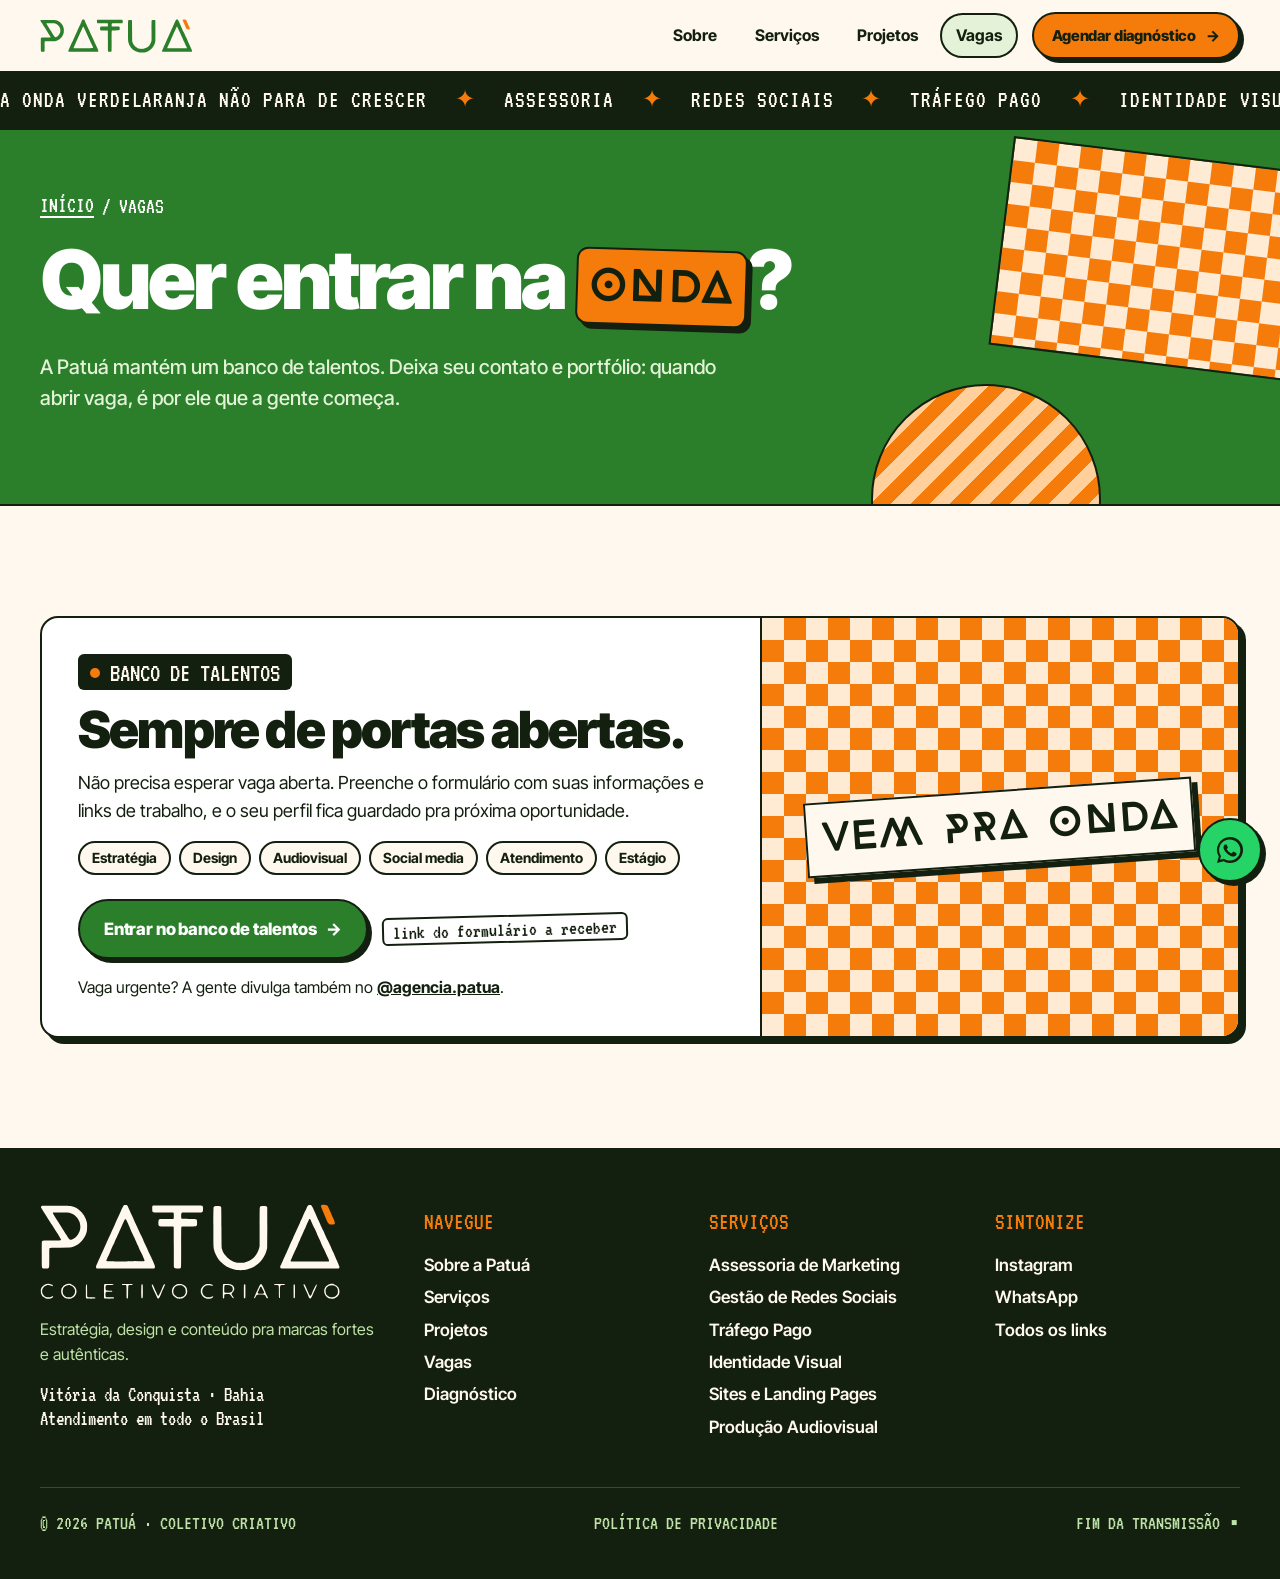
<file: vagas.html>
<!doctype html>
<html lang="pt-BR">
<head>
<meta charset="utf-8">
<meta name="viewport" content="width=device-width,initial-scale=1,viewport-fit=cover">
<title>Vagas e banco de talentos · Patuá</title>
<meta name="description" content="Entre no banco de talentos da Patuá Coletivo Criativo, em Vitória da Conquista.">
<meta property="og:title" content="Vagas e banco de talentos · Patuá">
<meta property="og:description" content="Entre no banco de talentos da Patuá Coletivo Criativo, em Vitória da Conquista.">
<meta property="og:locale" content="pt_BR">
<link rel="preconnect" href="https://fonts.googleapis.com">
<link rel="preconnect" href="https://fonts.gstatic.com" crossorigin>
<link rel="stylesheet" href="https://fonts.googleapis.com/css2?family=Inter+Tight:ital,wght@0,400;0,500;0,600;0,700;0,800;0,900;1,800;1,900&family=VT323&display=swap">
<link rel="preload" href="cocobiker-sub.woff2" as="font" type="font/woff2" crossorigin>
<link rel="stylesheet" href="patua.css">
</head>
<body>

<header>
  <div class="wrap nav">
    <a class="marca" href="index.html" aria-label="Patuá, início"><svg class="logo-w" viewBox="197 121 1715 382" role="img" aria-label="Patuá"><path fill-rule="evenodd" fill="currentColor" d="M1319 498C1304 496 1272 485 1257 475C1249 470 1243 465 1231 454C1220 444 1210 430 1201 412C1195 400 1193 394 1190 382C1186 364 1186 349 1186 242C1186 144 1187 140 1188 138C1192 133 1195 132 1208 132C1223 132 1227 133 1230 138C1231 141 1232 148 1232 255C1233 365 1233 369 1235 376C1239 392 1244 401 1253 412C1269 434 1295 451 1321 456C1331 457 1351 457 1361 456C1370 454 1384 449 1391 445C1401 440 1414 430 1420 424C1433 410 1443 390 1448 371L1450 360L1450 253C1450 192 1450 144 1451 142C1451 139 1453 137 1454 135C1457 133 1458 132 1471 132C1486 132 1490 133 1493 138C1494 140 1494 165 1494 256L1493 372L1490 385C1483 409 1475 424 1462 441C1447 460 1426 476 1406 485C1390 491 1372 497 1361 498C1350 499 1331 499 1319 498ZM212 488C206 484 206 486 206 408C206 354 206 337 207 335C208 334 210 332 212 331C215 329 220 329 264 329C297 329 313 329 314 328C316 327 316 326 316 324C315 320 304 302 265 241C258 231 250 217 246 212C243 206 238 199 236 196C234 193 229 185 225 178C221 172 215 163 212 158C209 153 205 147 203 144C201 139 201 138 202 136C202 134 204 133 206 132C207 131 237 131 285 131C370 131 368 131 387 137C398 141 405 144 416 153C442 172 458 199 464 228C466 240 465 269 463 279C460 288 455 301 452 307C440 328 429 340 416 349C404 357 387 365 376 368L366 370L309 371C256 371 253 372 251 373C249 375 249 376 249 427C249 464 249 479 248 482C247 484 245 486 243 488C240 490 239 490 228 490C217 490 215 490 212 488ZM520 489C517 488 515 482 516 477C517 472 525 455 556 386C566 366 570 357 577 340C579 336 583 327 586 320C589 314 595 300 600 290C604 281 610 267 613 261C616 254 622 242 625 234C629 225 635 212 639 203C643 194 650 179 655 168C665 144 673 129 676 127C679 126 690 126 693 128C696 130 697 133 706 154C710 164 716 176 719 182C722 188 728 201 732 211C736 221 743 235 746 242C750 249 755 260 757 266C760 272 767 287 773 300C779 312 786 327 788 333C791 339 796 349 799 356C805 368 817 395 817 396C817 396 819 401 822 407C828 419 835 435 842 450C844 455 847 463 849 467C854 480 854 486 848 489C845 490 524 490 520 489ZM973 489C967 488 962 486 961 482C960 481 960 436 960 367C960 278 960 254 959 252L957 250L919 249C882 249 880 248 877 246C872 243 872 241 872 227C872 216 873 214 875 211C878 206 881 206 920 206L957 206L959 204C960 202 960 199 960 187C960 174 959 173 958 171C956 170 947 170 901 170C842 170 842 170 838 164C837 162 837 160 837 149C836 136 837 133 842 130C844 129 866 129 982 129C1109 129 1119 129 1122 131C1126 133 1127 138 1127 150C1127 162 1126 166 1121 168C1118 170 1110 170 1063 170C1031 170 1008 170 1007 171C1003 172 1002 178 1002 191C1002 200 1003 202 1004 204C1006 205 1009 206 1045 206C1080 206 1085 207 1088 208C1092 211 1093 214 1093 229C1092 245 1092 246 1084 248C1081 249 1065 249 1043 249C1021 249 1007 249 1006 250C1005 251 1004 253 1003 255C1002 257 1002 296 1002 370C1002 456 1002 481 1001 483C998 489 988 491 973 489ZM1571 488C1568 486 1566 482 1568 478C1568 477 1572 469 1576 460C1580 452 1583 445 1583 444C1583 443 1592 423 1602 402C1607 391 1614 375 1617 368C1620 361 1626 348 1629 341C1633 334 1639 320 1643 310C1647 300 1653 289 1655 284C1657 280 1660 273 1662 268C1673 245 1676 237 1680 229C1682 224 1685 217 1687 213C1689 209 1694 199 1697 191C1700 183 1706 171 1709 164C1712 158 1717 148 1719 142C1726 128 1727 126 1737 126C1746 126 1747 128 1754 143C1757 149 1762 161 1766 170C1770 178 1774 189 1776 192C1778 196 1783 208 1788 218C1793 228 1798 241 1800 246C1803 250 1808 264 1814 274C1819 286 1825 300 1828 306C1831 312 1836 323 1840 330C1843 338 1850 351 1854 360C1857 369 1864 383 1867 390C1871 397 1876 409 1879 416C1882 423 1888 437 1893 448C1907 480 1908 482 1904 487L1901 490L1738 490C1578 490 1574 490 1571 488ZM792 447C793 446 793 444 792 441C791 437 781 413 774 400C767 385 757 364 757 361C756 360 752 352 748 343C744 334 738 321 735 314C727 296 725 292 717 276C714 268 708 255 705 248C697 230 689 213 687 210C684 208 682 207 680 209C680 210 677 215 675 220C673 225 669 234 666 239C664 244 659 255 656 262C646 284 641 296 636 306C633 312 628 323 624 332C621 341 616 352 613 357C607 370 604 378 597 394C588 415 587 417 581 428C578 435 576 441 575 443C574 449 566 449 684 449C784 449 791 448 792 447ZM1846 447C1847 445 1846 443 1843 434C1838 425 1830 406 1821 387C1819 382 1816 376 1815 374C1813 372 1811 367 1800 342C1799 338 1795 330 1793 325C1781 301 1779 295 1774 283C1771 276 1767 267 1765 263C1762 259 1756 245 1750 232C1744 218 1739 207 1738 207C1737 206 1736 206 1734 207C1733 209 1726 221 1719 238C1717 244 1713 253 1710 260C1707 266 1700 281 1695 293C1689 305 1683 320 1680 326C1677 331 1672 344 1668 353C1664 363 1658 376 1655 382C1650 392 1644 406 1635 426C1633 430 1631 436 1629 439C1627 444 1627 445 1628 447L1629 449L1737 449L1845 449L1846 447ZM382 322C400 313 413 298 422 276C435 242 419 200 385 180C368 170 367 170 316 169C284 169 272 169 271 170C268 173 270 177 281 194C287 204 297 219 302 227C307 236 315 248 319 254C323 260 329 270 333 277C337 283 342 291 344 294C347 298 351 305 354 310C365 328 367 328 382 322Z"/><path class="acento" fill="var(--laranja)" d="M1849 236C1845 234 1840 229 1837 223C1836 221 1833 214 1830 206C1823 190 1817 176 1812 164C1807 153 1800 136 1800 133C1800 127 1808 125 1823 126C1838 127 1840 129 1854 165C1859 177 1865 191 1867 195C1878 218 1881 228 1880 232C1878 237 1874 238 1863 238C1856 238 1852 237 1849 236Z"/></svg></a>
    <nav aria-label="Principal">
      <a class="l" href="sobre.html">Sobre</a><a class="l" href="servicos.html">Serviços</a><a class="l" href="projetos.html">Projetos</a><a class="l" href="vagas.html" aria-current="page">Vagas</a>
      <a class="btn btn-l" href="diagnostico.html">Agendar diagnóstico <span class="seta">→</span></a>
      <button class="menu-btn" type="button" aria-expanded="false" aria-controls="gaveta"><i></i>MENU</button>
    </nav>
  </div>
  <div class="gaveta" id="gaveta"><div class="wrap"><a class="g" href="index.html">Início</a><a class="g" href="sobre.html">Sobre</a><a class="g" href="servicos.html">Serviços</a><a class="g" href="projetos.html">Projetos</a><a class="g" href="vagas.html" aria-current="page">Vagas</a><a class="btn btn-l" href="diagnostico.html">Agendar diagnóstico <span class="seta">→</span></a></div></div>
</header>
<div class="ticker" aria-hidden="true"><div class="trilho"><span>A ONDA VERDELARANJA NÃO PARA DE CRESCER <i>✦</i> ASSESSORIA <i>✦</i> REDES SOCIAIS <i>✦</i> TRÁFEGO PAGO <i>✦</i> IDENTIDADE VISUAL <i>✦</i> SITES <i>✦</i> AUDIOVISUAL <i>✦</i> <b>DE VITÓRIA DA CONQUISTA PRO BRASIL</b> <i>✦</i></span><span>A ONDA VERDELARANJA NÃO PARA DE CRESCER <i>✦</i> ASSESSORIA <i>✦</i> REDES SOCIAIS <i>✦</i> TRÁFEGO PAGO <i>✦</i> IDENTIDADE VISUAL <i>✦</i> SITES <i>✦</i> AUDIOVISUAL <i>✦</i> <b>DE VITÓRIA DA CONQUISTA PRO BRASIL</b> <i>✦</i></span></div></div>

<main id="inicio">

<section class="ph verde">
  <div class="d1 p-xadrez" aria-hidden="true"></div>
  <div class="d2 p-listra" aria-hidden="true"></div>
  
  <div class="wrap">
    <nav class="migalha" aria-label="Você está em"><a href="index.html">INÍCIO</a> <span>/</span> <span aria-current="page">VAGAS</span></nav>
    <h1>Quer entrar na <span class="tag l coco">onda</span>?</h1>
    <p class="lead">A Patuá mantém um banco de talentos. Deixa seu contato e portfólio: quando abrir vaga, é por ele que a gente começa.</p>
    
  </div>
</section>
<section class="sec creme">
  <div class="wrap">
    <div class="vaga-card rv">
      <div class="txt">
        <div class="kicker"><i></i>BANCO DE TALENTOS</div>
        <h2>Sempre de portas abertas.</h2>
        <p>Não precisa esperar vaga aberta. Preenche o formulário com suas informações e links de trabalho, e o seu perfil fica guardado pra próxima oportunidade.</p>
        <div class="areas" aria-label="Áreas do coletivo"><span>Estratégia</span><span>Design</span><span>Audiovisual</span><span>Social media</span><span>Atendimento</span><span>Estágio</span></div>
        <div style="display:flex;flex-wrap:wrap;gap:14px;align-items:center;margin-top:8px"><a class="btn btn-v" href="#banco" data-talentos id="banco">Entrar no banco de talentos <span class="seta">→</span></a><span class="aguarda">link do formulário a receber</span></div>
        <p style="font-size:16px">Vaga urgente? A gente divulga também no <a href="https://www.instagram.com/agencia.patua/" target="_blank" rel="noopener"><b>@agencia.patua</b></a>.</p>
      </div>
      <div class="arte-v p-xadrez"><span class="coco">vem pra onda</span></div>
    </div>
  </div>
</section>
</main>

<footer>
  <div class="wrap">
    <div class="foot">
      <div><a class="marca" href="index.html" style="background:none;padding:0" aria-label="Patuá, voltar ao início"><svg class="logo-f" viewBox="196 121 1713 544" role="img" aria-label="Patuá, Coletivo Criativo"><path fill-rule="evenodd" fill="currentColor" d="M1319 498C1304 496 1272 485 1257 475C1249 470 1243 465 1231 454C1220 444 1210 430 1201 412C1195 400 1193 394 1190 382C1186 364 1186 349 1186 242C1186 144 1187 140 1188 138C1192 133 1195 132 1208 132C1223 132 1227 133 1230 138C1231 141 1232 148 1232 255C1233 365 1233 369 1235 376C1239 392 1244 401 1253 412C1269 434 1295 451 1321 456C1331 457 1351 457 1361 456C1370 454 1384 449 1391 445C1401 440 1414 430 1420 424C1433 410 1443 390 1448 371L1450 360L1450 253C1450 192 1450 144 1451 142C1451 139 1453 137 1454 135C1457 133 1458 132 1471 132C1486 132 1490 133 1493 138C1494 140 1494 165 1494 256L1493 372L1490 385C1483 409 1475 424 1462 441C1447 460 1426 476 1406 485C1390 491 1372 497 1361 498C1350 499 1331 499 1319 498ZM212 488C206 484 206 486 206 408C206 354 206 337 207 335C208 334 210 332 212 331C215 329 220 329 264 329C297 329 313 329 314 328C316 327 316 326 316 324C315 320 304 302 265 241C258 231 250 217 246 212C243 206 238 199 236 196C234 193 229 185 225 178C221 172 215 163 212 158C209 153 205 147 203 144C201 139 201 138 202 136C202 134 204 133 206 132C207 131 237 131 285 131C370 131 368 131 387 137C398 141 405 144 416 153C442 172 458 199 464 228C466 240 465 269 463 279C460 288 455 301 452 307C440 328 429 340 416 349C404 357 387 365 376 368L366 370L309 371C256 371 253 372 251 373C249 375 249 376 249 427C249 464 249 479 248 482C247 484 245 486 243 488C240 490 239 490 228 490C217 490 215 490 212 488ZM520 489C517 488 515 482 516 477C517 472 525 455 556 386C566 366 570 357 577 340C579 336 583 327 586 320C589 314 595 300 600 290C604 281 610 267 613 261C616 254 622 242 625 234C629 225 635 212 639 203C643 194 650 179 655 168C665 144 673 129 676 127C679 126 690 126 693 128C696 130 697 133 706 154C710 164 716 176 719 182C722 188 728 201 732 211C736 221 743 235 746 242C750 249 755 260 757 266C760 272 767 287 773 300C779 312 786 327 788 333C791 339 796 349 799 356C805 368 817 395 817 396C817 396 819 401 822 407C828 419 835 435 842 450C844 455 847 463 849 467C854 480 854 486 848 489C845 490 524 490 520 489ZM973 489C967 488 962 486 961 482C960 481 960 436 960 367C960 278 960 254 959 252L957 250L919 249C882 249 880 248 877 246C872 243 872 241 872 227C872 216 873 214 875 211C878 206 881 206 920 206L957 206L959 204C960 202 960 199 960 187C960 174 959 173 958 171C956 170 947 170 901 170C842 170 842 170 838 164C837 162 837 160 837 149C836 136 837 133 842 130C844 129 866 129 982 129C1109 129 1119 129 1122 131C1126 133 1127 138 1127 150C1127 162 1126 166 1121 168C1118 170 1110 170 1063 170C1031 170 1008 170 1007 171C1003 172 1002 178 1002 191C1002 200 1003 202 1004 204C1006 205 1009 206 1045 206C1080 206 1085 207 1088 208C1092 211 1093 214 1093 229C1092 245 1092 246 1084 248C1081 249 1065 249 1043 249C1021 249 1007 249 1006 250C1005 251 1004 253 1003 255C1002 257 1002 296 1002 370C1002 456 1002 481 1001 483C998 489 988 491 973 489ZM1571 488C1568 486 1566 482 1568 478C1568 477 1572 469 1576 460C1580 452 1583 445 1583 444C1583 443 1592 423 1602 402C1607 391 1614 375 1617 368C1620 361 1626 348 1629 341C1633 334 1639 320 1643 310C1647 300 1653 289 1655 284C1657 280 1660 273 1662 268C1673 245 1676 237 1680 229C1682 224 1685 217 1687 213C1689 209 1694 199 1697 191C1700 183 1706 171 1709 164C1712 158 1717 148 1719 142C1726 128 1727 126 1737 126C1746 126 1747 128 1754 143C1757 149 1762 161 1766 170C1770 178 1774 189 1776 192C1778 196 1783 208 1788 218C1793 228 1798 241 1800 246C1803 250 1808 264 1814 274C1819 286 1825 300 1828 306C1831 312 1836 323 1840 330C1843 338 1850 351 1854 360C1857 369 1864 383 1867 390C1871 397 1876 409 1879 416C1882 423 1888 437 1893 448C1907 480 1908 482 1904 487L1901 490L1738 490C1578 490 1574 490 1571 488ZM792 447C793 446 793 444 792 441C791 437 781 413 774 400C767 385 757 364 757 361C756 360 752 352 748 343C744 334 738 321 735 314C727 296 725 292 717 276C714 268 708 255 705 248C697 230 689 213 687 210C684 208 682 207 680 209C680 210 677 215 675 220C673 225 669 234 666 239C664 244 659 255 656 262C646 284 641 296 636 306C633 312 628 323 624 332C621 341 616 352 613 357C607 370 604 378 597 394C588 415 587 417 581 428C578 435 576 441 575 443C574 449 566 449 684 449C784 449 791 448 792 447ZM1846 447C1847 445 1846 443 1843 434C1838 425 1830 406 1821 387C1819 382 1816 376 1815 374C1813 372 1811 367 1800 342C1799 338 1795 330 1793 325C1781 301 1779 295 1774 283C1771 276 1767 267 1765 263C1762 259 1756 245 1750 232C1744 218 1739 207 1738 207C1737 206 1736 206 1734 207C1733 209 1726 221 1719 238C1717 244 1713 253 1710 260C1707 266 1700 281 1695 293C1689 305 1683 320 1680 326C1677 331 1672 344 1668 353C1664 363 1658 376 1655 382C1650 392 1644 406 1635 426C1633 430 1631 436 1629 439C1627 444 1627 445 1628 447L1629 449L1737 449L1845 449L1846 447ZM382 322C400 313 413 298 422 276C435 242 419 200 385 180C368 170 367 170 316 169C284 169 272 169 271 170C268 173 270 177 281 194C287 204 297 219 302 227C307 236 315 248 319 254C323 260 329 270 333 277C337 283 342 291 344 294C347 298 351 305 354 310C365 328 367 328 382 322ZM230 661C225 659 213 651 209 647C208 645 205 641 204 637C201 631 201 630 201 621C200 608 201 605 206 597C213 586 229 577 243 577C256 577 271 584 270 589C269 591 266 590 256 587C248 583 241 583 232 586C223 590 221 591 216 598C208 607 206 619 210 631C211 635 213 638 218 644C227 653 232 654 246 654C253 654 255 653 261 650C267 647 271 647 271 650C271 652 266 657 260 659C254 662 237 663 230 661ZM347 661C342 659 336 655 330 650C320 640 316 631 317 616C318 606 319 602 326 594C333 584 345 578 359 577C367 577 368 577 376 580C396 588 407 606 404 626C403 630 402 635 401 636C396 647 385 657 374 660C368 662 354 662 347 661ZM464 661C462 661 461 660 460 659C458 658 458 655 458 621C458 584 458 580 462 580C465 580 465 584 465 616C465 647 465 649 467 651C469 653 469 654 489 654C500 654 510 655 511 655C513 657 512 660 509 661C507 662 468 662 464 661ZM565 661C564 660 563 659 562 658C561 655 561 586 562 582C562 581 563 579 564 579C567 577 613 578 615 579C616 580 616 581 614 582C613 584 610 584 594 584C577 584 576 584 573 586C571 589 571 590 570 596C570 606 571 611 574 614C576 616 576 616 591 616C607 616 609 616 609 619C609 622 606 622 590 622L575 622L573 625C570 628 570 629 570 639C570 654 569 654 595 654C607 654 616 654 617 655C620 657 619 660 616 661C612 662 568 662 565 661ZM980 661C970 657 958 647 953 638C952 635 951 630 950 626C948 617 950 607 953 600C957 593 966 585 975 581C982 578 983 578 992 578C1002 578 1003 578 1010 581C1023 586 1029 591 1034 604C1038 616 1038 628 1032 639C1027 648 1015 658 1006 661C999 662 986 662 980 661ZM1145 661C1132 657 1118 642 1115 629C1113 620 1114 609 1117 603C1122 594 1130 586 1140 581C1147 578 1148 578 1158 578C1168 578 1169 578 1176 581C1181 584 1183 585 1183 587C1183 590 1180 590 1172 587C1164 584 1152 584 1144 587C1130 592 1120 610 1123 625C1125 636 1132 646 1142 651C1147 653 1148 654 1158 654C1168 654 1170 653 1175 651C1182 648 1184 647 1185 650C1185 652 1180 657 1175 659C1169 662 1152 663 1145 661ZM1851 661C1844 659 1839 656 1831 649C1826 643 1824 640 1822 634C1819 628 1819 626 1819 618C1819 609 1820 608 1823 601C1828 591 1834 586 1844 581C1850 578 1853 578 1860 577C1868 577 1870 577 1877 580C1897 588 1906 600 1906 620C1906 630 1904 636 1899 643C1895 650 1883 658 1876 660C1870 662 1857 662 1851 661ZM692 659C690 658 690 654 690 623C690 582 691 584 677 584C671 584 666 584 666 583C664 583 663 579 665 578C666 578 679 578 694 578C719 578 722 578 724 579C727 582 723 584 713 584C706 584 704 584 702 586L700 588L699 623C699 656 698 658 697 660C694 661 694 661 692 659ZM867 659C866 657 864 655 864 652C863 650 859 642 855 633C844 611 834 587 834 583C834 581 834 580 836 580C839 580 840 582 843 588C844 591 848 599 851 606C854 612 859 622 861 628C867 643 868 644 871 645C872 645 873 644 875 642C878 636 887 619 891 608C902 582 903 579 907 579C912 579 911 582 901 603C898 608 894 618 891 625C886 640 878 656 875 659C872 662 870 662 867 659ZM1735 659C1732 656 1729 649 1722 630C1718 622 1712 608 1708 600C1700 584 1699 579 1703 579C1708 579 1710 583 1720 608C1726 623 1735 642 1736 644C1738 645 1741 645 1743 643C1744 642 1746 638 1752 623C1754 618 1759 607 1764 598C1771 584 1773 580 1775 580C1777 580 1777 580 1777 582C1777 586 1770 603 1761 622C1757 630 1753 639 1753 640C1752 641 1750 646 1748 651C1743 661 1740 663 1735 659ZM776 658C775 657 774 650 774 621C774 601 775 583 775 582C776 579 780 578 782 580C784 582 784 656 782 658C780 660 778 660 776 658ZM1241 658C1240 657 1240 644 1240 618C1240 582 1241 581 1242 579C1244 578 1248 578 1263 578C1280 578 1282 579 1287 581C1295 584 1299 588 1303 595C1308 606 1305 617 1295 627C1288 634 1288 636 1297 648C1302 655 1303 658 1301 659C1299 661 1297 659 1289 648C1280 635 1279 635 1263 635C1249 636 1248 636 1248 649C1248 654 1248 658 1247 659C1245 661 1242 660 1241 658ZM1362 658C1360 657 1360 652 1360 620C1360 599 1360 583 1361 582C1362 578 1366 578 1368 581C1369 582 1369 596 1369 620C1369 643 1369 657 1368 658C1367 661 1364 661 1362 658ZM1418 658C1418 657 1419 655 1420 653C1421 650 1425 642 1428 634C1431 626 1439 610 1444 599C1454 579 1456 577 1460 579C1461 580 1463 582 1464 584C1465 587 1467 590 1468 591C1470 593 1478 612 1482 622C1483 625 1487 634 1491 642C1495 650 1498 657 1498 658C1497 660 1493 661 1491 658C1490 658 1488 654 1486 650C1481 639 1480 639 1458 638C1435 638 1433 639 1427 652C1424 659 1420 662 1418 658ZM1645 658C1644 657 1644 650 1644 619C1644 586 1644 582 1645 580C1647 578 1650 579 1651 583C1652 584 1652 600 1652 621C1652 654 1652 657 1650 658C1648 660 1647 660 1645 658ZM1561 656C1560 656 1560 640 1560 623C1560 602 1560 590 1559 589C1557 585 1554 584 1545 584C1538 584 1536 584 1534 582C1533 581 1533 581 1534 579C1535 578 1541 578 1564 578C1593 578 1596 578 1593 582C1593 583 1590 584 1582 584C1577 584 1572 585 1571 585C1570 586 1568 588 1568 590C1566 592 1566 597 1566 623C1566 640 1566 655 1566 656C1565 658 1562 659 1561 656ZM373 653C389 647 400 627 395 610C391 597 383 589 370 586C362 583 357 584 348 587C335 591 328 600 326 613C323 632 332 647 348 653C354 654 367 654 373 653ZM1009 651C1017 647 1021 643 1025 635C1028 629 1028 628 1028 620C1028 608 1026 602 1019 595C1012 587 1005 585 993 585C976 585 965 593 959 609C955 622 958 635 968 644C976 652 982 654 994 654C1002 653 1005 653 1009 651ZM1878 651C1885 648 1892 641 1895 634C1897 630 1897 628 1897 620C1897 608 1896 605 1890 597C1881 584 1862 581 1846 588C1838 592 1834 596 1830 604C1827 610 1827 612 1827 619C1827 632 1831 641 1842 648C1849 653 1853 654 1864 654C1872 653 1874 653 1878 651ZM1473 631C1475 630 1476 628 1476 626C1476 624 1462 595 1459 593C1456 590 1454 593 1449 605C1446 611 1443 619 1442 621C1438 627 1438 628 1441 631C1443 634 1444 634 1457 634C1470 634 1471 633 1473 631ZM1281 626C1293 622 1297 617 1297 606C1297 596 1292 589 1282 586C1278 585 1257 583 1254 584C1249 586 1248 590 1248 608L1248 623L1251 626C1254 628 1255 628 1264 628C1272 628 1277 627 1281 626Z"/><path class="acento" fill="var(--laranja)" d="M1849 236C1845 234 1840 229 1837 223C1836 221 1833 214 1830 206C1823 190 1817 176 1812 164C1807 153 1800 136 1800 133C1800 127 1808 125 1823 126C1838 127 1840 129 1854 165C1859 177 1865 191 1867 195C1878 218 1881 228 1880 232C1878 237 1874 238 1863 238C1856 238 1852 237 1849 236Z"/></svg></a><p style="margin-top:18px">Estratégia, design e conteúdo pra marcas fortes e autênticas.</p><p class="end">Vitória da Conquista · Bahia<br>Atendimento em todo o Brasil</p></div>
      <div><div class="k">NAVEGUE</div><a href="sobre.html">Sobre a Patuá</a><a href="servicos.html">Serviços</a><a href="projetos.html">Projetos</a><a href="vagas.html">Vagas</a><a href="diagnostico.html">Diagnóstico</a></div>
      <div><div class="k">SERVIÇOS</div><a href="servico-assessoria-de-marketing.html">Assessoria de Marketing</a><a href="servico-gestao-de-redes-sociais.html">Gestão de Redes Sociais</a><a href="servico-trafego-pago.html">Tráfego Pago</a><a href="servico-identidade-visual.html">Identidade Visual</a><a href="servico-sites-e-landing-pages.html">Sites e Landing Pages</a><a href="servico-producao-audiovisual.html">Produção Audiovisual</a></div>
      <div><div class="k">SINTONIZE</div><a href="https://www.instagram.com/agencia.patua/" target="_blank" rel="noopener">Instagram</a><a href="diagnostico.html" data-wa>WhatsApp</a><a href="https://beacons.page/agencia.patua" target="_blank" rel="noopener">Todos os links</a></div>
    </div>
    <div class="legal"><span>© 2026 PATUÁ · COLETIVO CRIATIVO</span><a href="privacidade.html">POLÍTICA DE PRIVACIDADE</a><span>FIM DA TRANSMISSÃO ▪</span></div>
  </div>
</footer>

<a class="wa" href="diagnostico.html" data-wa aria-label="Falar com a Patuá no WhatsApp"><svg viewBox="0 0 32 32" aria-hidden="true"><path fill="currentColor" d="M16 3a13 13 0 0 0-11.2 19.6L3 29l6.6-1.7A13 13 0 1 0 16 3Zm0 23.6c-2 0-4-.6-5.7-1.6l-.4-.2-3.9 1 1-3.8-.3-.4A10.6 10.6 0 1 1 16 26.6Zm5.8-7.9c-.3-.2-1.9-.9-2.2-1-.3-.1-.5-.2-.7.2l-1 1.2c-.2.2-.4.2-.7.1a8.7 8.7 0 0 1-4.3-3.8c-.3-.5.3-.5.9-1.6.1-.2 0-.4 0-.5l-1-2.4c-.3-.6-.5-.5-.7-.5h-.6c-.2 0-.6.1-.9.4-.3.3-1.1 1.1-1.1 2.7s1.2 3.1 1.3 3.3c.2.2 2.3 3.5 5.5 4.9 2 .9 2.8.9 3.8.8.6-.1 1.9-.8 2.2-1.5.3-.7.3-1.4.2-1.5l-.7-.8Z"/></svg><span class="bal">chama no zap</span></a>
<script src="patua.js"></script>
</body>
</html>
</file>
<file: patua.css>
/* Patuá · estilos compartilhados. Base: amostra visual aprovada. */
/* Layout: grade de TV em colagem. Faixas de cor cheia alternadas (creme, verde, laranja), cada uma com um pattern próprio; adesivos e fitas por cima. */
:root{
  --verde:#2B7F2B; --verde-esc:#1C561D; --verde-claro:#BFE3A8; --verde-cl2:#E4F3D8;
  --laranja:#F57C0A; --laranja-claro:#FFCF9C; --laranja-cl2:#FFEAD3;
  --creme:#FFF8EE; --tinta:#14200F; --branco:#FFFFFF;
  --sans:"Inter Tight","Inter",system-ui,-apple-system,"Segoe UI",Arial,sans-serif;
  --osd:"VT323","Courier New",monospace;
  --borda:2.5px solid var(--tinta);
  --sombra:6px 6px 0 var(--tinta);
  color-scheme:light;
}
*{box-sizing:border-box}
html{scroll-behavior:smooth}
body{margin:0;background:var(--creme);color:var(--tinta);font-family:var(--sans);font-size:18px;line-height:1.55;overflow-x:hidden;-webkit-font-smoothing:antialiased}
body::before{content:"";position:fixed;inset:0 0 auto;height:env(safe-area-inset-top,0px);z-index:60;background:var(--creme)}
img,svg{max-width:100%}
a{color:inherit}
h1,h2,h3{margin:0;font-weight:900;letter-spacing:-.035em;line-height:.92;text-wrap:balance}
p{margin:0}
.wrap{max-width:1240px;margin:0 auto;padding-left:max(20px,env(safe-area-inset-left,0px));padding-right:max(20px,env(safe-area-inset-right,0px))}
:focus-visible{outline:3px solid var(--laranja);outline-offset:3px}
@media (prefers-reduced-motion:reduce){*{animation:none!important;transition:none!important}html{scroll-behavior:auto}}

/* ===== patterns ===== */
.p-xadrez{background:conic-gradient(var(--laranja) 25%,var(--laranja-cl2) 0 50%,var(--laranja) 0 75%,var(--laranja-cl2) 0) 0 0/44px 44px}
.p-xadrez-v{background:conic-gradient(var(--verde) 25%,var(--verde-cl2) 0 50%,var(--verde) 0 75%,var(--verde-cl2) 0) 0 0/36px 36px}
.p-listra{background:repeating-linear-gradient(-45deg,var(--laranja) 0 14px,var(--laranja-claro) 14px 28px)}
.p-bolinha{background:radial-gradient(var(--verde) 28%,transparent 30%) 0 0/18px 18px,var(--verde-claro)}
.p-arco{background:repeating-radial-gradient(circle at 0 100%,var(--laranja) 0 22px,var(--laranja-cl2) 22px 44px)}
.p-onda{background-color:var(--verde);background-image:url("data:image/svg+xml,%3Csvg xmlns='http://www.w3.org/2000/svg' width='120' height='40' viewBox='0 0 120 40'%3E%3Cpath d='M0 20 C20 0 40 0 60 20 S100 40 120 20' fill='none' stroke='%23BFE3A8' stroke-width='9'/%3E%3C/svg%3E");background-size:120px 40px}

/* ===== botões ===== */
.btn{display:inline-flex;align-items:center;gap:10px;font-family:var(--sans);font-weight:800;font-size:17px;letter-spacing:-.01em;text-decoration:none;padding:15px 24px;border:var(--borda);border-radius:999px;box-shadow:4px 4px 0 var(--tinta);transition:transform .18s,box-shadow .18s,background .2s;cursor:pointer}
.btn:hover{transform:translate(-2px,-2px);box-shadow:7px 7px 0 var(--tinta)}
.btn:active{transform:translate(3px,3px);box-shadow:1px 1px 0 var(--tinta)}
.btn-l{background:var(--laranja);color:var(--tinta)}
.btn-v{background:var(--verde);color:var(--branco)}
.btn-c{background:var(--creme);color:var(--tinta)}
.btn .seta{transition:transform .25s}
.btn:hover .seta{transform:translateX(4px) rotate(-12deg)}

/* ===== topo ===== */
header{position:sticky;top:env(safe-area-inset-top,0px);z-index:50;background:var(--creme);border-bottom:var(--borda)}
.nav{display:flex;align-items:center;justify-content:space-between;gap:16px;padding-block:12px}
.marca{display:flex;align-items:center;gap:10px;text-decoration:none;font-weight:900;font-size:30px;letter-spacing:-.05em}
.marca .logo-w{height:34px;width:auto;display:block;color:var(--verde);overflow:visible}
.marca .acento{transform-box:fill-box;transform-origin:0 100%;transition:transform .5s cubic-bezier(.3,1.8,.5,1)}
.marca:hover .acento{transform:rotate(-18deg) translate(2px,-3px)}
.foot .marca .logo-f{height:auto;width:min(300px,100%);display:block;color:var(--creme);overflow:visible}
.nav nav{display:flex;align-items:center;gap:6px}
.nav nav a.l{text-decoration:none;font-weight:700;font-size:16px;padding:8px 14px;border-radius:999px;border:2px solid transparent;transition:background .2s,border-color .2s}
.nav nav a.l:hover{background:var(--verde-cl2);border-color:var(--tinta)}
.nav .btn{padding:10px 18px;font-size:15px;margin-left:8px}

/* ===== ticker ===== */
.ticker{background:var(--tinta);color:var(--creme);overflow:hidden;border-bottom:var(--borda);white-space:nowrap}
.ticker .trilho{display:inline-flex;gap:28px;padding-block:9px;animation:corre 32s linear infinite;font-family:var(--osd);font-size:24px;letter-spacing:.04em}
.ticker .trilho span{display:inline-flex;align-items:center;gap:28px}
.ticker i{font-style:normal;color:var(--laranja)}
.ticker b{font-weight:400;color:var(--verde-claro)}
@keyframes corre{to{transform:translateX(-50%)}}

/* ===== hero ===== */
.hero{position:relative;overflow:hidden;padding-block:64px 96px}
.hero .grid{display:grid;grid-template-columns:1fr 1fr;gap:56px;align-items:center;position:relative;z-index:1}
.selo-topo{display:inline-flex;align-items:center;gap:10px;background:var(--branco);border:var(--borda);border-radius:999px;padding:6px 14px 6px 8px;font-weight:700;font-size:14px;box-shadow:3px 3px 0 var(--tinta)}
.selo-topo .bol{display:flex}
.selo-topo .bol i{width:16px;height:16px;border-radius:50%;border:2px solid var(--tinta);display:block}
.selo-topo .bol i+i{margin-left:-6px}
.hero h1{font-size:clamp(46px,6.2vw,92px);margin-top:26px}
.hero h1 .tag{display:inline-block;padding:0 .16em .04em;border:var(--borda);border-radius:.18em;line-height:1;box-shadow:5px 5px 0 var(--tinta);transition:transform .3s cubic-bezier(.3,1.6,.5,1)}
.hero h1 .tag.v{background:var(--verde);color:var(--branco);transform:rotate(-2.5deg)}
.hero h1 .tag.l{background:var(--laranja);transform:rotate(1.8deg)}
.hero h1 .tag:hover{transform:rotate(0) scale(1.04)}
.hero .lead{font-size:20px;line-height:1.55;max-width:30em;margin-top:28px;font-weight:500}
.hero .ctas{display:flex;flex-wrap:wrap;gap:14px;margin-top:32px}
.hero .bg-x{position:absolute;right:-60px;top:-40px;width:420px;height:260px;border:var(--borda);transform:rotate(8deg);opacity:.9}
.hero .bg-o{position:absolute;left:-90px;bottom:-110px;width:280px;height:280px;border-radius:50%;border:var(--borda)}

/* TV */
.tv-area{position:relative;padding:40px 10px 30px}
.tv{position:relative;background:var(--verde);border:var(--borda);border-radius:34px;padding:22px 92px 22px 22px;box-shadow:10px 10px 0 var(--tinta);transform:rotate(-2deg);transition:transform .5s cubic-bezier(.3,1.4,.5,1)}
.tv-area:hover .tv{transform:rotate(0)}
.tv .ant{position:absolute;left:50%;top:-70px;width:120px;height:72px;transform:translateX(-50%)}
.tv .ant::before,.tv .ant::after{content:"";position:absolute;bottom:0;left:50%;width:3px;height:84px;background:var(--tinta);transform-origin:bottom}
.tv .ant::before{transform:rotate(-34deg)}.tv .ant::after{transform:rotate(30deg)}
.tv-area:hover .ant::before{animation:antena 1s ease-in-out}
@keyframes antena{30%{transform:rotate(-44deg)}60%{transform:rotate(-26deg)}}
.tela{position:relative;aspect-ratio:4/3;border:var(--borda);border-radius:26px/22px;overflow:hidden;background:var(--tinta)}
.canal{position:absolute;inset:0;display:none;flex-direction:column;justify-content:flex-end;padding:22px}
.canal.on{display:flex}
.canal h3{font-size:clamp(26px,3.4vw,50px);position:relative;z-index:1;max-width:9em}
.canal p{position:relative;z-index:1;font-weight:600;font-size:16px;margin-top:10px;max-width:22em}
.c1{background:var(--laranja-cl2)}
.c1 .xd{position:absolute;inset:0 0 40% 0;opacity:.95}
.c1 h3{color:var(--tinta)}
.c2{background:var(--verde)}
.c2 .shapes{position:absolute;inset:0}
.c2 h3,.c2 p{color:var(--branco)}
.c3{background:var(--tinta);color:var(--creme)}
.c3 .rec{position:absolute;left:18px;top:52px;font-family:var(--osd);font-size:28px;color:var(--creme);display:flex;gap:8px;align-items:center}
.c3 .rec i{width:14px;height:14px;border-radius:50%;background:#FF4A3D;animation:pisca 1s steps(1) infinite}
@keyframes pisca{50%{opacity:0}}
.c3 .tc{position:absolute;right:18px;top:16px;font-family:var(--osd);font-size:28px}
.c3 .mira{position:absolute;inset:18%;border:2px dashed rgba(255,248,238,.5)}
.c4{background:var(--laranja)}
.c4 .graf{position:absolute;left:22px;right:22px;top:24px;height:46%;display:flex;align-items:flex-end;gap:10px}
.c4 .graf i{flex:1;background:var(--tinta);border-radius:6px 6px 0 0;transform-origin:bottom;animation:sobe 1.2s cubic-bezier(.3,1.4,.5,1) both}
@keyframes sobe{from{transform:scaleY(0)}}
.barras{background:linear-gradient(90deg,var(--creme) 0 14.28%,var(--laranja-claro) 0 28.56%,var(--laranja) 0 42.84%,var(--verde-claro) 0 57.12%,var(--verde) 0 71.4%,var(--laranja-cl2) 0 85.68%,var(--tinta) 0)}
.c0{display:none}
.c0.on{display:block}
.c0 .rodape{position:absolute;left:0;right:0;bottom:0;height:22%;background:linear-gradient(90deg,var(--verde-esc) 0 25%,var(--creme) 0 50%,var(--laranja) 0 75%,var(--tinta) 0)}
.osd{position:absolute;left:18px;top:12px;z-index:5;font-family:var(--osd);font-size:30px;color:var(--creme);text-shadow:2px 2px 0 var(--tinta);pointer-events:none}
.scan{position:absolute;inset:0;z-index:4;pointer-events:none;background:repeating-linear-gradient(0deg,rgba(0,0,0,.13) 0 2px,transparent 2px 4px);box-shadow:inset 0 0 70px rgba(0,0,0,.45)}
.ruido{position:absolute;inset:0;z-index:6;width:100%;height:100%;opacity:0;pointer-events:none;image-rendering:pixelated}
.ruido.on{opacity:1}
.painel{position:absolute;right:16px;top:22px;bottom:22px;width:60px;display:flex;flex-direction:column;align-items:center;gap:12px}
.botao-canal{width:52px;height:38px;border:var(--borda);border-radius:10px;background:var(--creme);font-family:var(--osd);font-size:24px;line-height:1;cursor:pointer;color:var(--tinta);transition:background .15s,transform .15s}
.botao-canal:hover{background:var(--laranja-claro)}
.botao-canal[aria-pressed="true"]{background:var(--laranja);transform:translateY(2px)}
.painel .grade{margin-top:auto;width:44px;height:44px;border-radius:50%;border:var(--borda);background:repeating-linear-gradient(0deg,var(--tinta) 0 3px,var(--verde) 3px 7px)}
.tv .pe{position:absolute;bottom:-26px;width:46px;height:24px;background:var(--tinta);border-radius:0 0 10px 10px}
.tv .pe.a{left:60px}.tv .pe.b{right:120px}
.tv-legenda{display:flex;justify-content:space-between;align-items:center;gap:10px;margin-top:44px;font-family:var(--osd);font-size:22px}
.tv-legenda .dica{background:var(--branco);border:2px solid var(--tinta);padding:2px 10px;border-radius:6px;transform:rotate(-1.5deg)}

/* adesivos */
.burst{position:absolute;width:150px;height:150px;display:grid;place-items:center;text-align:center;font-weight:900;font-size:17px;line-height:1;letter-spacing:-.02em;z-index:3}
.burst svg{position:absolute;inset:0;width:100%;height:100%;overflow:visible}
.burst svg polygon{stroke:var(--tinta);stroke-width:4;stroke-linejoin:round}
.burst span{position:relative;transform:rotate(-10deg)}
.burst.gira svg{animation:gira 22s linear infinite}
@keyframes gira{to{transform:rotate(360deg)}}
.hero .burst{left:-44px;top:-34px;width:132px;height:132px;font-size:15px}
.fita{position:absolute;width:110px;height:30px;background:rgba(255,207,156,.82);border-left:2px dashed rgba(20,32,15,.25);border-right:2px dashed rgba(20,32,15,.25);z-index:4}
.cursor{position:absolute;width:42px;z-index:8;filter:drop-shadow(3px 3px 0 var(--tinta));animation:passeia 7s ease-in-out infinite}
@keyframes passeia{0%,100%{transform:translate(0,0)}40%{transform:translate(-40px,-26px)}70%{transform:translate(14px,-8px)}}
.nota{position:absolute;background:var(--branco);border:var(--borda);padding:12px 14px;font-weight:700;font-size:15px;line-height:1.25;box-shadow:4px 4px 0 var(--tinta);z-index:5;transition:transform .3s cubic-bezier(.3,1.6,.5,1)}
.nota:hover{transform:rotate(0) scale(1.05)!important}

/* ===== seções ===== */
.sec{padding-block:110px;position:relative;overflow:hidden}
.kicker{display:inline-flex;align-items:center;gap:10px;font-family:var(--osd);font-size:26px;line-height:1;background:var(--tinta);color:var(--creme);padding:6px 12px 4px;border-radius:6px}
.kicker i{width:10px;height:10px;border-radius:50%;background:var(--laranja);display:block}
h2.big{font-size:clamp(44px,6vw,88px);margin-top:20px}

/* serviços: janelas */
.servicos{background:var(--verde-cl2);border-block:var(--borda)}
.serv-head{display:grid;grid-template-columns:1.2fr .8fr;gap:40px;align-items:end}
.serv-head p{font-size:19px;font-weight:500}
.janelas{display:grid;grid-template-columns:repeat(4,1fr);gap:22px;margin-top:56px}
.jan{background:var(--branco);border:var(--borda);border-radius:14px;box-shadow:var(--sombra);overflow:hidden;display:flex;flex-direction:column;transition:transform .35s cubic-bezier(.3,1.5,.5,1),box-shadow .3s;min-width:0}
.jan:nth-child(odd){transform:rotate(-1.2deg)}.jan:nth-child(even){transform:rotate(1deg) translateY(18px)}
.jan:hover{transform:rotate(0) translateY(-8px)!important;box-shadow:10px 12px 0 var(--tinta)}
.barra-jan{display:flex;align-items:center;justify-content:space-between;padding:8px 12px;border-bottom:var(--borda);background:var(--creme);font-family:var(--osd);font-size:21px;line-height:1}
.barra-jan .bt{display:flex;gap:6px}
.barra-jan .bt i{width:13px;height:13px;border-radius:50%;border:2px solid var(--tinta)}
.barra-jan .bt i:nth-child(1){background:var(--laranja)}.barra-jan .bt i:nth-child(2){background:var(--laranja-claro)}.barra-jan .bt i:nth-child(3){background:var(--verde)}
.jan .arte{height:150px;border-bottom:var(--borda);position:relative;overflow:hidden}
.jan .arte .num{position:absolute;right:12px;bottom:6px;font-weight:900;font-size:64px;line-height:1;color:var(--tinta);letter-spacing:-.06em;transition:transform .4s cubic-bezier(.3,1.6,.5,1)}
.jan:hover .arte .num{transform:translateY(-6px) rotate(-6deg)}
.jan .arte .forma{position:absolute;left:16px;top:16px;width:60px;height:60px;border:var(--borda);background:var(--creme);transition:transform .6s cubic-bezier(.3,1.4,.5,1)}
.jan:hover .arte .forma{transform:rotate(90deg)}
.jan .corpo{padding:20px 20px 24px;display:flex;flex-direction:column;gap:10px}
.jan h3{font-size:30px;letter-spacing:-.04em}
.jan p{font-size:16px;line-height:1.5}
.jan ul{list-style:none;padding:0;margin:6px 0 0;display:flex;flex-wrap:wrap;gap:6px}
.jan li{font-size:13px;font-weight:700;border:2px solid var(--tinta);border-radius:999px;padding:3px 10px;transition:background .2s}
.jan li:hover{background:var(--laranja-claro)}

/* manifesto */
.manifesto{background:var(--verde);color:var(--branco);border-bottom:var(--borda)}
.manifesto .onda{position:absolute;left:0;right:0;top:0;height:64px;border-bottom:var(--borda)}
.manifesto .wrap{position:relative}
.frases{margin-top:44px;display:flex;flex-direction:column;gap:6px}
.frase{font-size:clamp(40px,6.4vw,96px);font-weight:900;letter-spacing:-.045em;line-height:.98}
.frase .hl{display:inline-block;background:var(--laranja);color:var(--tinta);padding:0 .14em;border:var(--borda);transform:rotate(-1.5deg);box-shadow:5px 5px 0 var(--tinta)}
.frase .out{color:transparent;-webkit-text-stroke:2px var(--verde-claro)}
.manifesto .rodape-m{display:grid;grid-template-columns:1fr 1fr;gap:40px;margin-top:56px;align-items:end}
.manifesto .rodape-m p{font-size:19px;font-weight:500;max-width:32em;color:var(--verde-cl2)}
.formatos{display:flex;flex-wrap:wrap;gap:12px;justify-content:flex-end}
.formato{font-weight:900;font-size:20px;letter-spacing:-.03em;padding:10px 18px;border:var(--borda);border-radius:999px;color:var(--tinta);box-shadow:4px 4px 0 var(--tinta);transition:transform .3s cubic-bezier(.3,1.6,.5,1)}
.formato:nth-child(1){background:var(--laranja);transform:rotate(-4deg)}
.formato:nth-child(2){background:var(--creme);transform:rotate(3deg)}
.formato:nth-child(3){background:var(--laranja-claro);transform:rotate(-2deg)}
.formato:nth-child(4){background:var(--verde-claro);transform:rotate(4deg)}
.formato:hover{transform:rotate(0) scale(1.08)}
.manifesto .burst{right:4%;top:86px}

/* programação (processo) */
.grade-sec{background:var(--creme)}
.guia{margin-top:56px;border:var(--borda);border-radius:18px;overflow:hidden;box-shadow:var(--sombra);background:var(--branco)}
.guia-topo{display:flex;justify-content:space-between;align-items:center;gap:12px;flex-wrap:wrap;background:var(--tinta);color:var(--creme);padding:10px 20px;font-family:var(--osd);font-size:24px;line-height:1}
.guia-topo .ao-vivo{display:flex;align-items:center;gap:8px;color:var(--laranja-claro)}
.guia-topo .ao-vivo i{width:11px;height:11px;border-radius:50%;background:#FF4A3D;animation:pisca 1.2s steps(1) infinite}
.prog{display:grid;grid-template-columns:120px 1fr auto;align-items:center;gap:24px;padding:22px 24px;border-top:var(--borda);transition:background .25s;position:relative}
.prog:first-of-type{border-top:0}
.prog .hora{font-family:var(--osd);font-size:34px;line-height:1}
.prog h3{font-size:clamp(26px,3vw,38px);letter-spacing:-.04em}
.prog p{font-size:16px;margin-top:6px;max-width:44em}
.prog .chip{font-family:var(--osd);font-size:21px;border:2px solid var(--tinta);border-radius:6px;padding:4px 10px 2px;white-space:nowrap;background:var(--creme)}
.prog:hover{background:var(--laranja-cl2)}
.prog:hover .chip{background:var(--laranja)}
.prog::after{content:"";position:absolute;left:0;top:0;bottom:0;width:0;background:var(--laranja);transition:width .3s}
.prog:hover::after{width:8px}
.prog.agora{background:var(--verde-cl2)}
.prog.agora .chip{background:var(--verde);color:var(--branco)}

/* chamada final */
.cta{background:var(--laranja);border-top:var(--borda);text-align:center}
.cta .arcos{position:absolute;left:-120px;bottom:-120px;width:420px;height:420px;border-radius:50%;border:var(--borda)}
.cta .quad{position:absolute;right:-50px;top:40px;width:260px;height:180px;border:var(--borda);transform:rotate(-8deg)}
.cta .in{position:relative;display:flex;flex-direction:column;align-items:center;gap:26px;z-index:2}
.cta h2{font-size:clamp(52px,8.4vw,128px);max-width:10em}
.cta h2 span{display:inline-block;background:var(--creme);border:var(--borda);padding:0 .14em;transform:rotate(-2deg);box-shadow:6px 6px 0 var(--tinta)}
.cta p{font-size:20px;font-weight:600;max-width:30em}
.cta .ctas{display:flex;flex-wrap:wrap;gap:14px;justify-content:center}
.cta .burst{right:9%;bottom:48px}

footer{background:var(--tinta);color:var(--creme);padding-block:56px 40px}
.foot{display:grid;grid-template-columns:1.4fr 1fr 1fr;gap:40px}
.foot .marca{color:var(--creme);font-size:40px}
.foot p{color:var(--verde-claro);margin-top:12px;font-size:16px;max-width:24em}
.foot .k{font-family:var(--osd);font-size:24px;color:var(--laranja);margin-bottom:8px}
.foot a{display:block;text-decoration:none;font-weight:600;font-size:17px;padding:3px 0;width:max-content;max-width:100%;background:linear-gradient(var(--laranja),var(--laranja)) no-repeat 0 100%/0 2px;transition:background-size .3s}
.foot a:hover{background-size:100% 2px}
.legal{margin-top:44px;padding-top:20px;border-top:1px solid rgba(255,248,238,.18);display:flex;justify-content:space-between;flex-wrap:wrap;gap:10px;font-family:var(--osd);font-size:20px;color:var(--verde-claro)}

/* entrada */
@media (prefers-reduced-motion:no-preference){
  @keyframes pop{from{opacity:0;transform:translateY(30px) scale(.96)}to{opacity:1;transform:none}}
  @keyframes liga{0%{transform:scaleY(.01) scaleX(.6);filter:brightness(4)}45%{transform:scaleY(.01) scaleX(1)}100%{transform:none;filter:none}}
  .hero .intro>*{animation:pop .8s cubic-bezier(.3,1.3,.5,1) both}
  .hero .intro>:nth-child(2){animation-delay:.1s}.hero .intro>:nth-child(3){animation-delay:.22s}.hero .intro>:nth-child(4){animation-delay:.34s}
  .tela .canais{animation:liga .9s cubic-bezier(.5,0,.2,1) .35s both}
  .tv-area .burst{animation:pop .7s cubic-bezier(.3,1.6,.5,1) .9s both}
  .tv-area .nota{animation:pop .7s cubic-bezier(.3,1.6,.5,1) 1.05s both}
  .js .rv{opacity:0;transform:translateY(40px) rotate(-1deg);transition:opacity .8s cubic-bezier(.3,1.2,.5,1),transform .8s cubic-bezier(.3,1.2,.5,1)}
  .js .rv.in{opacity:1;transform:none}
  .js .janelas.rv{opacity:1;transform:none}
  .js .janelas.rv .jan{opacity:0;translate:0 40px;transition:opacity .7s,translate .8s cubic-bezier(.3,1.4,.5,1),transform .35s cubic-bezier(.3,1.5,.5,1),box-shadow .3s}
  .js .janelas.rv.in .jan{opacity:1;translate:0 0}
  .js .janelas.rv.in .jan:nth-child(2){transition-delay:.1s}.js .janelas.rv.in .jan:nth-child(3){transition-delay:.2s}.js .janelas.rv.in .jan:nth-child(4){transition-delay:.3s}
  .js .janelas.rv.in.done .jan{transition-delay:0s}
}

/* responsivo */
@media (max-width:1020px){
  .hero .grid,.serv-head,.manifesto .rodape-m{grid-template-columns:1fr}
  .janelas{grid-template-columns:1fr 1fr}
  .formatos{justify-content:flex-start}
  .tv-area{max-width:600px;margin:0 auto;width:100%}
  .foot{grid-template-columns:1fr 1fr}.foot>div:first-child{grid-column:1/-1}
}
@media (max-width:1020px){.hero .bg-x{width:220px;height:150px;right:-70px;top:-30px}.cta .quad{display:none}}
@media (max-width:640px){
  body{font-size:16px}
  .hero .bg-x{display:none}
  .nav nav a.l{display:none}
  .marca .logo-w{height:28px}
  .hero{padding-block:40px 72px}
  .hero .lead{font-size:18px}
  .sec{padding-block:80px}
  .janelas{grid-template-columns:1fr}
  .jan:nth-child(even){transform:rotate(1deg)}
  .tv{padding:14px 70px 14px 14px;border-radius:26px}
  .painel{width:46px;right:12px;gap:8px}
  .botao-canal{width:42px;height:32px;font-size:20px}
  .painel .grade{display:none}
  .canal{padding:14px}
  .canal p{font-size:13px}
  .burst{width:110px;height:110px;font-size:13px}
  .hero .burst{left:-14px;top:-20px;width:100px;height:100px;font-size:12px}
  .nota{display:none}
  .prog{grid-template-columns:1fr;gap:8px;padding:20px}
  .prog .chip{justify-self:start}
  .manifesto .burst{display:none}
  .cta .burst{display:none}
  .foot{grid-template-columns:1fr}
  .tv-legenda{font-size:18px}
}

/* ================================================================
   EXTENSÃO DO SITE · componentes das páginas novas
   VOICE: jovem, estratégico, descolado; nunca soberbo
   IDEA: a grade de TV da amostra vira uma emissora com várias páginas
   PICTURE: TV, celular, janelas e fitas como molduras de conteúdo
   COLOUR/TYPE: verde, laranja e creme da amostra; CocoBiker só em destaques curtos (sem números)
   LAYOUT: faixas cheias alternadas, 1240px de conteúdo
   ================================================================ */

/* CocoBiker · fonte da marca. Arquivo recortado só com letras, acentos e pontuação:
   os números e o @ da versão trial saem com marca d'água, então caem na Inter Tight. */
@font-face{font-family:"CocoBiker";src:url("cocobiker-sub.woff2") format("woff2");font-display:swap}
:root{--coco:"CocoBiker","Inter Tight",system-ui,sans-serif}
.coco{font-family:var(--coco)!important;font-weight:400!important;font-synthesis:none;letter-spacing:.01em!important;font-style:normal}
h1 .coco,h2 .coco,.frase .coco{font-size:.8em}

/* etiquetas (generalizado da amostra) */
.tag{display:inline-block;padding:.04em .16em .08em;border:var(--borda);border-radius:.18em;line-height:1;box-shadow:5px 5px 0 var(--tinta);transition:transform .3s cubic-bezier(.3,1.6,.5,1)}
.tag.v{background:var(--verde);color:var(--branco);transform:rotate(-2.5deg)}
.tag.l{background:var(--laranja);color:var(--tinta);transform:rotate(1.8deg)}
.tag.c{background:var(--creme);color:var(--tinta);transform:rotate(-1.5deg)}
.tag:hover{transform:rotate(0) scale(1.04)}

/* topo: links ativos + menu de celular */
.nav nav a.l[aria-current="page"]{background:var(--verde-cl2);border-color:var(--tinta)}
.menu-btn{display:none;align-items:center;gap:8px;font-family:var(--osd);font-size:24px;line-height:1;border:var(--borda);border-radius:10px;background:var(--creme);color:var(--tinta);padding:8px 12px 6px;box-shadow:3px 3px 0 var(--tinta);cursor:pointer;min-height:44px}
.menu-btn i{display:block;width:18px;height:12px;border-block:2.5px solid var(--tinta);position:relative}
.menu-btn i::after{content:"";position:absolute;left:0;right:0;top:50%;height:2.5px;margin-top:-1.25px;background:var(--tinta)}
.gaveta{display:none;border-top:var(--borda);background:var(--verde-cl2)}
.gaveta.on{display:block}
.gaveta .wrap{padding-block:12px 24px}
.gaveta a.g{display:block;font-weight:900;font-size:30px;letter-spacing:-.04em;padding:10px 0;border-bottom:2px dashed rgba(20,32,15,.3);text-decoration:none}
.gaveta a.g[aria-current="page"]{color:var(--verde)}
.gaveta .btn{margin-top:20px}
@media (max-width:1080px){.nav nav a.l{display:none}.menu-btn{display:inline-flex}}
@media (max-width:640px){.nav nav .btn{display:none}}

/* rodapé com 4 colunas */
.foot{grid-template-columns:1.4fr 1fr 1fr 1fr}
.foot .end{font-family:var(--osd);font-size:21px;color:var(--creme);margin-top:16px;line-height:1.15}
.legal a{text-decoration:none;color:inherit}
.legal a:hover{color:var(--laranja)}

/* botão fixo do WhatsApp */
.wa{position:fixed;right:max(18px,env(safe-area-inset-right,0px));bottom:max(18px,env(safe-area-inset-bottom,0px));z-index:70;width:64px;height:64px;border-radius:50%;background:#25D366;border:var(--borda);box-shadow:4px 4px 0 var(--tinta);display:grid;place-items:center;color:var(--tinta);transition:transform .2s,box-shadow .2s}
.wa:hover{transform:translate(-2px,-2px) rotate(-8deg);box-shadow:7px 7px 0 var(--tinta)}
.wa svg{width:32px;height:32px}
.wa .bal{position:absolute;right:76px;top:50%;translate:0 -50%;white-space:nowrap;background:var(--branco);border:2px solid var(--tinta);border-radius:8px;padding:4px 10px 2px;font-family:var(--osd);font-size:21px;line-height:1;opacity:0;pointer-events:none;transition:opacity .2s}
.wa:hover .bal,.wa:focus-visible .bal{opacity:1}

/* hero das páginas internas */
.ph{position:relative;overflow:hidden;padding-block:64px 90px;border-bottom:var(--borda)}
.ph .wrap{position:relative;z-index:1}
.ph h1{font-size:clamp(44px,6.4vw,96px);margin-top:24px;max-width:11.5em}
.ph .lead{font-size:20px;font-weight:500;max-width:34em;margin-top:26px}
.ph .ctas{display:flex;flex-wrap:wrap;gap:14px;margin-top:32px}
.ph .d1{position:absolute;right:-60px;top:26px;width:340px;height:210px;border:var(--borda);transform:rotate(7deg)}
.ph .d2{position:absolute;right:14%;bottom:-110px;width:230px;height:230px;border-radius:50%;border:var(--borda)}
.ph .burst{right:9%;top:54%}
.ph.verde{background:var(--verde);color:var(--branco)}
.ph.verde .lead{color:var(--verde-cl2)}
.ph.laranja{background:var(--laranja)}
.migalha{font-family:var(--osd);font-size:22px;line-height:1;display:flex;gap:8px;flex-wrap:wrap;align-items:center}
.migalha a{text-decoration:none;border-bottom:2px solid currentColor}
@media (max-width:1020px){.ph .d1{width:200px;height:130px;right:-80px}.ph .burst{display:none}}

/* blocos de texto de seção */
.sec-head{display:grid;grid-template-columns:1.2fr .8fr;gap:40px;align-items:end}
.sec-head p{font-size:19px;font-weight:500}
.sec.creme{background:var(--creme)}
.sec.verdinho{background:var(--verde-cl2);border-block:var(--borda)}
.sec.laranjinha{background:var(--laranja-cl2);border-block:var(--borda)}
.aguarda{display:inline-block;font-family:var(--osd);font-size:20px;line-height:1;background:var(--branco);color:var(--tinta);border:2px solid var(--tinta);border-radius:6px;padding:3px 9px 1px;transform:rotate(-1.5deg);white-space:nowrap}

/* diferenciais: cartazes */
.dif{display:grid;grid-template-columns:repeat(3,minmax(0,1fr));gap:24px;margin-top:56px}
.dif article{border:var(--borda);border-radius:18px;box-shadow:var(--sombra);overflow:hidden;display:flex;flex-direction:column;transition:transform .35s cubic-bezier(.3,1.5,.5,1)}
.dif article:nth-child(1){background:var(--verde);color:var(--branco);transform:rotate(-1deg)}
.dif article:nth-child(2){background:var(--laranja);transform:rotate(.8deg) translateY(16px)}
.dif article:nth-child(3){background:var(--branco);transform:rotate(-.6deg)}
.dif article:hover{transform:rotate(0) translateY(-6px)}
.dif .topo-d{height:120px;border-bottom:var(--borda);position:relative}
.dif .palavra{position:absolute;left:22px;bottom:14px;font-family:var(--coco);font-size:clamp(34px,3.6vw,50px);line-height:1;background:var(--creme);color:var(--tinta);border:var(--borda);padding:.06em .2em .1em;box-shadow:4px 4px 0 var(--tinta);transform:rotate(-2deg)}
.dif .corpo{padding:24px 24px 28px;display:grid;gap:10px}
.dif h3{font-size:30px;letter-spacing:-.04em}
.dif p{font-size:17px}

/* janelas: variações */
.janelas.j3{grid-template-columns:repeat(3,minmax(0,1fr))}
a.jan{text-decoration:none;color:inherit}
.jan .corpo{flex:1}
.jan .mais{margin-top:auto;padding-top:12px;font-weight:800;font-size:16px;display:flex;align-items:center;gap:8px}
.jan .mais .seta{transition:transform .25s}
.jan:hover .mais .seta{transform:translateX(5px)}
.jan .tipo{font-family:var(--osd);font-size:20px;line-height:1;align-self:flex-start;border:2px solid var(--tinta);border-radius:6px;padding:3px 8px 1px;background:var(--verde-cl2)}
.jan .tipo.p{background:var(--laranja-cl2)}

/* projetos */
.cases{display:grid;grid-template-columns:repeat(3,minmax(0,1fr));gap:24px;margin-top:56px}
.case{background:var(--branco);border:var(--borda);border-radius:16px;box-shadow:var(--sombra);overflow:hidden;display:flex;flex-direction:column;transition:transform .35s cubic-bezier(.3,1.5,.5,1),box-shadow .3s}
.case:hover{transform:translateY(-6px) rotate(-.5deg);box-shadow:10px 12px 0 var(--tinta)}
.case .capa{height:170px;border-bottom:var(--borda);position:relative;display:grid;place-items:center;padding:20px}
.case .nome-cli{background:var(--creme);border:var(--borda);border-radius:10px;padding:10px 16px;font-weight:900;font-size:24px;letter-spacing:-.04em;line-height:1;box-shadow:4px 4px 0 var(--tinta);text-align:center}
.case .capa .aguarda{position:absolute;right:12px;top:12px}
.case .corpo{padding:20px 22px 24px;display:flex;flex-direction:column;gap:10px;flex:1}
.case .seg{font-family:var(--osd);font-size:21px;line-height:1;color:var(--verde-esc)}
.case h3{font-size:28px;letter-spacing:-.04em}
.case p{font-size:16px}
.case ul{list-style:none;padding:0;margin:4px 0 0;display:flex;flex-wrap:wrap;gap:6px}
.case li{font-size:13px;font-weight:700;border:2px solid var(--tinta);border-radius:999px;padding:3px 10px}
.case.destaque{grid-column:span 2;flex-direction:row}
.case.destaque .capa{height:auto;width:46%;flex:none;border-bottom:0;border-right:var(--borda)}
.case.destaque .dom{font-family:var(--coco);font-size:clamp(60px,7vw,110px);line-height:.9;color:var(--creme);-webkit-text-stroke:2.5px var(--tinta);text-shadow:6px 6px 0 var(--tinta)}
.case.destaque h3{font-size:clamp(30px,3vw,40px)}
.ficha-case{display:grid;gap:0;margin-top:8px;border:2px solid var(--tinta);border-radius:10px;overflow:hidden}
.ficha-case div{display:grid;grid-template-columns:110px minmax(0,1fr);gap:12px;padding:10px 14px;border-top:2px solid var(--tinta);font-size:15px;align-items:baseline}
.ficha-case div:first-child{border-top:0}
.ficha-case b{font-family:var(--osd);font-weight:400;font-size:20px;line-height:1}
.ficha-case .pend{color:#5B6656;font-style:italic}

/* faixa de marcas */
.ticker.claro{background:var(--laranja-claro);color:var(--tinta)}
.ticker.claro .trilho{font-family:var(--sans);font-weight:900;font-size:30px;letter-spacing:-.04em;padding-block:14px;animation-duration:40s}
.ticker.claro i{color:var(--verde)}

/* depoimentos: fitas */
.depos{display:grid;grid-template-columns:repeat(3,minmax(0,1fr));gap:22px;margin-top:40px}
.fita-vhs{background:var(--tinta);color:var(--creme);border:var(--borda);border-radius:14px;padding:16px;box-shadow:var(--sombra);display:grid;gap:14px}
.fita-vhs .rot{background:var(--creme);color:var(--tinta);border-radius:6px;padding:12px 14px;display:grid;gap:2px}
.fita-vhs .rot b{font-weight:900;font-size:22px;letter-spacing:-.03em;line-height:1.1}
.fita-vhs .rot span{font-size:15px;font-weight:600}
.fita-vhs .rolos{display:flex;justify-content:space-between;align-items:center;gap:10px;font-family:var(--osd);font-size:21px;color:var(--laranja-claro)}
.fita-vhs .rolos i{width:46px;height:46px;border-radius:50%;border:6px dotted var(--creme);display:block}
.depos-nota{margin-top:18px;font-size:15px;font-weight:600}

/* papo reto: objeções */
.papo{display:grid;grid-template-columns:repeat(3,minmax(0,1fr));gap:22px;margin-top:56px}
.balao{position:relative;background:var(--branco);border:var(--borda);border-radius:18px;padding:24px 24px 26px;box-shadow:var(--sombra)}
.balao::after{content:"";position:absolute;left:34px;bottom:-17px;width:28px;height:28px;background:var(--branco);border-right:var(--borda);border-bottom:var(--borda);transform:rotate(45deg) skew(8deg,8deg)}
.balao .q{font-weight:900;font-size:26px;letter-spacing:-.04em;line-height:1.05}
.balao p{margin-top:12px;font-size:17px}
.balao:nth-child(2){transform:translateY(22px)}

/* vídeo + instagram */
.no-ar{display:grid;grid-template-columns:minmax(0,.8fr) minmax(0,1.2fr);gap:56px;align-items:center;margin-top:56px}
.fone{width:min(320px,100%);margin:0 auto;aspect-ratio:9/16;background:var(--tinta);border:var(--borda);border-radius:40px;padding:12px;box-shadow:10px 10px 0 var(--tinta);transform:rotate(-3deg);position:relative;transition:transform .5s cubic-bezier(.3,1.4,.5,1)}
.fone:hover{transform:rotate(0)}
.fone .tela-f{height:100%;border-radius:30px;overflow:hidden;position:relative;display:flex;flex-direction:column;justify-content:flex-end;padding:22px;color:var(--branco);text-decoration:none}
.fone .tela-f::before{content:"";position:absolute;left:50%;top:10px;width:84px;height:22px;border-radius:999px;background:var(--tinta);translate:-50% 0;z-index:2}
.fone .play{position:absolute;left:50%;top:42%;width:84px;height:84px;translate:-50% -50%;border-radius:50%;background:var(--laranja);border:var(--borda);box-shadow:4px 4px 0 var(--tinta);display:grid;place-items:center;transition:transform .3s cubic-bezier(.3,1.6,.5,1)}
.fone .play::after{content:"";margin-left:6px;border-left:24px solid var(--tinta);border-block:15px solid transparent}
.fone:hover .play{transform:scale(1.1)}
.fone .leg{position:relative;font-weight:900;font-size:24px;letter-spacing:-.03em;line-height:1.05;text-shadow:2px 2px 0 var(--tinta)}
.fone .leg small{display:block;font-family:var(--osd);font-weight:400;font-size:20px;letter-spacing:0;margin-top:8px;text-shadow:none;background:var(--tinta);width:max-content;max-width:100%;padding:2px 8px 0;border-radius:4px}
.insta-topo{display:flex;justify-content:space-between;align-items:center;gap:14px;flex-wrap:wrap}
.insta-topo .user{display:flex;align-items:center;gap:12px;font-weight:900;font-size:22px;letter-spacing:-.03em}
.insta-topo .av{width:52px;height:52px;border-radius:50%;border:var(--borda);background:conic-gradient(var(--verde) 0 50%,var(--laranja) 0);display:grid;place-items:center}
.insta-topo .av b{width:36px;height:36px;border-radius:50%;background:var(--creme);border:2px solid var(--tinta);display:grid;place-items:center;font-family:var(--coco);font-weight:400;font-size:20px;line-height:1}
.insta{display:grid;grid-template-columns:repeat(3,minmax(0,1fr));gap:12px;margin-top:22px}
.insta a{aspect-ratio:4/5;border:var(--borda);border-radius:10px;display:block;position:relative;overflow:hidden;transition:transform .3s cubic-bezier(.3,1.6,.5,1)}
.insta a:hover{transform:scale(1.04) rotate(-1.5deg);z-index:1}
.insta a span{position:absolute;left:8px;bottom:8px;font-family:var(--osd);font-size:19px;line-height:1;background:var(--creme);border:2px solid var(--tinta);border-radius:4px;padding:2px 6px 0}
.insta-nota{margin-top:14px;font-size:15px;font-weight:600}

/* sobre: equipe */
.time{display:grid;grid-template-columns:repeat(5,minmax(0,1fr));gap:20px;margin-top:56px}
.pessoa{background:var(--branco);border:var(--borda);border-radius:14px;overflow:hidden;box-shadow:4px 4px 0 var(--tinta);transition:transform .3s cubic-bezier(.3,1.6,.5,1);position:relative}
.pessoa:nth-child(odd){transform:rotate(-1deg)}.pessoa:nth-child(even){transform:rotate(1deg)}
.pessoa:hover{transform:rotate(0) translateY(-6px)}
.pessoa .foto{aspect-ratio:4/5;border-bottom:var(--borda);display:grid;place-items:center;position:relative}
.pessoa .ini{width:92px;height:92px;border-radius:50%;background:var(--creme);border:var(--borda);display:grid;place-items:center;font-weight:900;font-size:34px;letter-spacing:-.05em;box-shadow:3px 3px 0 var(--tinta)}
.pessoa .info{padding:14px 14px 16px}
.pessoa .nome{font-weight:900;font-size:20px;letter-spacing:-.035em;line-height:1.05}
.pessoa .cargo{font-size:14px;margin-top:6px;line-height:1.35}
.pessoa .fund{position:absolute;left:10px;top:10px;font-family:var(--osd);font-size:18px;line-height:1;background:var(--laranja);border:2px solid var(--tinta);border-radius:4px;padding:3px 7px 1px;z-index:1}
.time-nota{margin-top:26px;font-size:15px;font-weight:600}

.pendente{border:3px dashed var(--tinta);border-radius:18px;padding:32px;background:repeating-linear-gradient(-45deg,transparent 0 14px,rgba(245,124,10,.1) 14px 28px),var(--branco);display:grid;gap:14px}
.pendente h3{font-size:clamp(30px,3.4vw,44px)}
.pendente p{font-size:17px;max-width:42em}
.duas-col{display:grid;grid-template-columns:repeat(2,minmax(0,1fr));gap:24px;margin-top:56px}

/* serviço: detalhe */
.det{display:grid;grid-template-columns:minmax(0,1.1fr) minmax(0,.9fr);gap:56px;align-items:start}
.det h2{font-size:clamp(36px,4.2vw,58px);margin-top:20px}
.lista{list-style:none;padding:0;margin:28px 0 0;display:grid;gap:12px}
.lista li{display:flex;gap:14px;align-items:flex-start;font-size:18px;font-weight:600;line-height:1.4;padding:15px 18px;border:var(--borda);border-radius:12px;background:var(--branco);box-shadow:4px 4px 0 var(--tinta)}
.lista li::before{content:"";flex:none;width:18px;height:18px;margin-top:3px;border-radius:50%;background:var(--laranja);border:2px solid var(--tinta)}
.lista li:nth-child(even)::before{background:var(--verde)}
.ficha{background:var(--branco);border:var(--borda);border-radius:14px;box-shadow:var(--sombra);overflow:hidden;position:sticky;top:110px}
.ficha dl{margin:0}
.ficha dl div{display:grid;grid-template-columns:120px minmax(0,1fr);gap:14px;padding:16px 20px;border-top:var(--borda);align-items:baseline}
.ficha dl div:first-child{border-top:0}
.ficha dt{font-family:var(--osd);font-size:22px;line-height:1}
.ficha dd{margin:0;font-weight:600;font-size:16px}
.ficha .rod{padding:18px 20px;border-top:var(--borda);background:var(--laranja-cl2)}
.combina{display:flex;flex-wrap:wrap;gap:12px;margin-top:28px}
.combina a{text-decoration:none}
.vs{display:grid;grid-template-columns:repeat(2,minmax(0,1fr));gap:24px;margin-top:48px}
.vs article{border:var(--borda);border-radius:18px;padding:28px;box-shadow:var(--sombra);display:grid;gap:12px;align-content:start}
.vs article:first-child{background:var(--laranja)}
.vs article:last-child{background:var(--branco)}
.vs h3{font-size:clamp(30px,3.2vw,42px)}
.vs ul{margin:0;padding-left:20px;display:grid;gap:6px;font-size:17px}
.exemplo{display:flex;gap:18px;align-items:center;margin-top:40px;padding:20px 24px;border:var(--borda);border-radius:14px;background:var(--verde-claro);box-shadow:4px 4px 0 var(--tinta);font-weight:700;font-size:18px}
.exemplo .coco{font-size:30px;line-height:1;flex:none}

/* diagnóstico */
.form-wrap{display:grid;grid-template-columns:minmax(0,1.3fr) minmax(0,.7fr);gap:48px;align-items:start}
.form{background:var(--branco);border:var(--borda);border-radius:18px;box-shadow:var(--sombra);overflow:hidden}
.form .corpo-f{padding:30px 28px 32px;display:grid;gap:24px}
.form h2{font-size:clamp(28px,3vw,36px);letter-spacing:-.04em;line-height:1.05}
.campo{display:grid;gap:8px;border:0;padding:0;margin:0}
.campo>label,.campo legend{font-weight:800;font-size:16px;padding:0}
.campo legend{margin-bottom:8px}
.ob{color:#B34700}
.dica-c{font-size:14px;color:#4A5545;margin-top:-2px}
.form input[type=text],.form input[type=email],.form input[type=tel],.form input[type=url],.form select,.form textarea{font:inherit;font-size:16px;padding:12px 14px;border:var(--borda);border-radius:10px;background:var(--creme);color:var(--tinta);width:100%;min-height:50px}
.form textarea{min-height:130px;resize:vertical}
.form input:focus,.form select:focus,.form textarea:focus{outline:3px solid var(--laranja);outline-offset:2px}
.duas{display:grid;grid-template-columns:repeat(2,minmax(0,1fr));gap:20px}
.opcoes{display:flex;flex-wrap:wrap;gap:10px}
.opcoes label{display:inline-flex;align-items:center;gap:9px;border:2px solid var(--tinta);border-radius:999px;padding:8px 15px;font-weight:700;font-size:15px;cursor:pointer;background:var(--creme);min-height:44px;transition:background .15s}
.opcoes label:hover{background:var(--laranja-cl2)}
.opcoes input{width:18px;height:18px;margin:0;accent-color:var(--verde)}
.opcoes label:has(input:checked){background:var(--verde-claro)}
.erro{display:none;color:#A33A00;font-weight:700;font-size:14px}
.campo.invalido .erro{display:block}
.campo.invalido input,.campo.invalido select,.campo.invalido textarea{border-color:#C24100;background:#FFF0E3}
.aceite{display:flex;gap:12px;align-items:flex-start;font-size:15px;font-weight:600}
.aceite input{width:22px;height:22px;flex:none;margin-top:1px;accent-color:var(--verde)}
.form .enviar{display:flex;flex-wrap:wrap;gap:16px;align-items:center}
.lado{display:grid;gap:22px;position:sticky;top:110px}
.passos{list-style:none;margin:0;padding:0;border:var(--borda);border-radius:16px;overflow:hidden;background:var(--branco);box-shadow:var(--sombra)}
.passos li{display:grid;grid-template-columns:52px minmax(0,1fr);gap:12px;padding:16px 18px;border-top:var(--borda)}
.passos li:first-child{border-top:0}
.passos .n{font-family:var(--osd);font-size:34px;line-height:.9;color:var(--verde)}
.passos b{display:block;font-size:18px;letter-spacing:-.02em}
.passos span{font-size:15px}

/* confirmação e 404 */
.palco{min-height:calc(100vh - 140px);display:grid;place-items:center;padding-block:72px 96px;position:relative;overflow:hidden}
.palco .in{position:relative;z-index:2;display:grid;justify-items:center;text-align:center;gap:24px;max-width:860px}
.palco h1{font-size:clamp(44px,6.6vw,96px)}
.palco p{font-size:20px;font-weight:600;max-width:32em}
.palco .tv{transform:rotate(-2deg);width:min(460px,100%);padding:18px 76px 18px 18px}
.palco .painel{right:14px;width:48px}
.palco .tela{aspect-ratio:4/3}
.palco .sem-sinal{position:absolute;inset:0;z-index:7;display:grid;place-items:center}
.palco .sem-sinal span{font-family:var(--osd);font-size:40px;background:var(--tinta);color:var(--creme);padding:4px 16px 0;border:2px solid var(--creme)}
.palco .ruido{opacity:1}

/* privacidade */
.prose{max-width:760px}
.prose h2{font-size:clamp(28px,3vw,38px);letter-spacing:-.04em;line-height:1.05;margin:52px 0 14px}
.prose p,.prose li{font-size:17px;line-height:1.65}
.prose p+p{margin-top:12px}
.prose ul{padding-left:22px;display:grid;gap:6px;margin:12px 0}
.prose .preencher{background:var(--laranja-claro);border-bottom:2px dashed var(--tinta);padding:0 4px;font-weight:700}
.aviso{border:var(--borda);border-radius:14px;padding:18px 22px;background:var(--laranja-cl2);font-weight:600;font-size:16px;box-shadow:4px 4px 0 var(--tinta)}

/* vagas */
.vaga-card{display:grid;grid-template-columns:minmax(0,1.2fr) minmax(0,.8fr);gap:0;border:var(--borda);border-radius:18px;overflow:hidden;box-shadow:var(--sombra);background:var(--branco)}
.vaga-card .txt{padding:36px;display:grid;gap:16px;align-content:start}
.vaga-card h2{font-size:clamp(34px,4vw,54px)}
.vaga-card p{font-size:18px}
.vaga-card .arte-v{border-left:var(--borda);min-height:320px;position:relative;display:grid;place-items:center}
.vaga-card .arte-v .coco{font-size:clamp(40px,4.6vw,64px);background:var(--creme);border:var(--borda);padding:.08em .24em .12em;box-shadow:6px 6px 0 var(--tinta);transform:rotate(-4deg);line-height:1}
.areas{display:flex;flex-wrap:wrap;gap:8px}
.areas span{font-size:14px;font-weight:700;border:2px solid var(--tinta);border-radius:999px;padding:4px 12px;background:var(--creme)}

/* responsivo das peças novas */
@media (max-width:1020px){
  .sec-head,.det,.form-wrap,.no-ar,.vaga-card{grid-template-columns:minmax(0,1fr)}
  .dif,.papo,.depos,.cases,.janelas.j3{grid-template-columns:repeat(2,minmax(0,1fr))}
  .dif article:nth-child(3),.papo .balao:nth-child(3){grid-column:1/-1}
  .case.destaque{grid-column:1/-1}
  .time{grid-template-columns:repeat(3,minmax(0,1fr))}
  .ficha,.lado{position:static}
  .foot{grid-template-columns:1fr 1fr}
  .vaga-card .arte-v{border-left:0;border-top:var(--borda);min-height:220px}
}
@media (max-width:640px){
  .ph{padding-block:44px 64px}
  .ph .lead{font-size:18px}
  .ph .d1,.ph .d2{display:none}
  .dif,.papo,.depos,.cases,.janelas.j3,.duas,.duas-col,.vs{grid-template-columns:minmax(0,1fr)}
  .dif article:nth-child(n),.balao:nth-child(n){transform:none}
  .case.destaque{flex-direction:column}
  .case.destaque .capa{width:auto;border-right:0;border-bottom:var(--borda);min-height:170px}
  .time{grid-template-columns:repeat(2,minmax(0,1fr));gap:14px}
  .pessoa .ini{width:70px;height:70px;font-size:26px}
  .pessoa .nome{font-size:17px}
  .pessoa .cargo{font-size:13px}
  .ficha dl div,.ficha-case div{grid-template-columns:minmax(0,1fr);gap:4px}
  .form .corpo-f{padding:22px 18px 26px}
  .vaga-card .txt{padding:24px}
  .frase .hl{display:inline;-webkit-box-decoration-break:clone;box-decoration-break:clone;transform:none;box-shadow:3px 3px 0 var(--tinta)}
  .exemplo{flex-direction:column;align-items:flex-start}
  .wa{width:58px;height:58px}
  .foot{grid-template-columns:1fr}
  .palco .tv{padding:12px 60px 12px 12px}
  .palco .painel{width:40px;right:10px}
}
.case.destaque.grande{grid-row:span 2;flex-direction:column}
.case.destaque.grande .capa{width:auto;border-right:0;border-bottom:var(--borda);flex:1;min-height:240px}
.case .capa{height:150px}
@media (max-width:1020px){.case.destaque.grande{grid-row:auto}.cases.home-cases .case:last-child{grid-column:1/-1}}
.burst .coco{line-height:1.05}
.hero .burst .coco{font-size:19px!important}
.formato.coco{font-size:24px!important;padding-block:8px 10px}
.case.destaque .dom{color:var(--creme);-webkit-text-stroke:0;text-shadow:none;background:var(--verde);border:var(--borda);border-radius:14px;padding:.08em .28em .14em;box-shadow:6px 6px 0 var(--tinta);transform:rotate(-3deg)}
@media (max-width:640px){.canal p{display:none}.c4 .graf{height:34%}.canal h3{font-size:26px}.hero .burst .coco{font-size:14px!important}}
.ficha dl div{grid-template-columns:150px minmax(0,1fr)}
.ficha-case div{grid-template-columns:118px minmax(0,1fr)}
.burst .coco{font-size:20px!important}
.vaga-card .kicker{justify-self:start}
@media (max-width:640px){.ficha dl div,.ficha-case div{grid-template-columns:minmax(0,1fr)}.burst .coco{font-size:15px!important}}
.form fieldset{min-width:0;min-inline-size:0}
.form .corpo-f>*,.campo>*{min-width:0}
</file>
